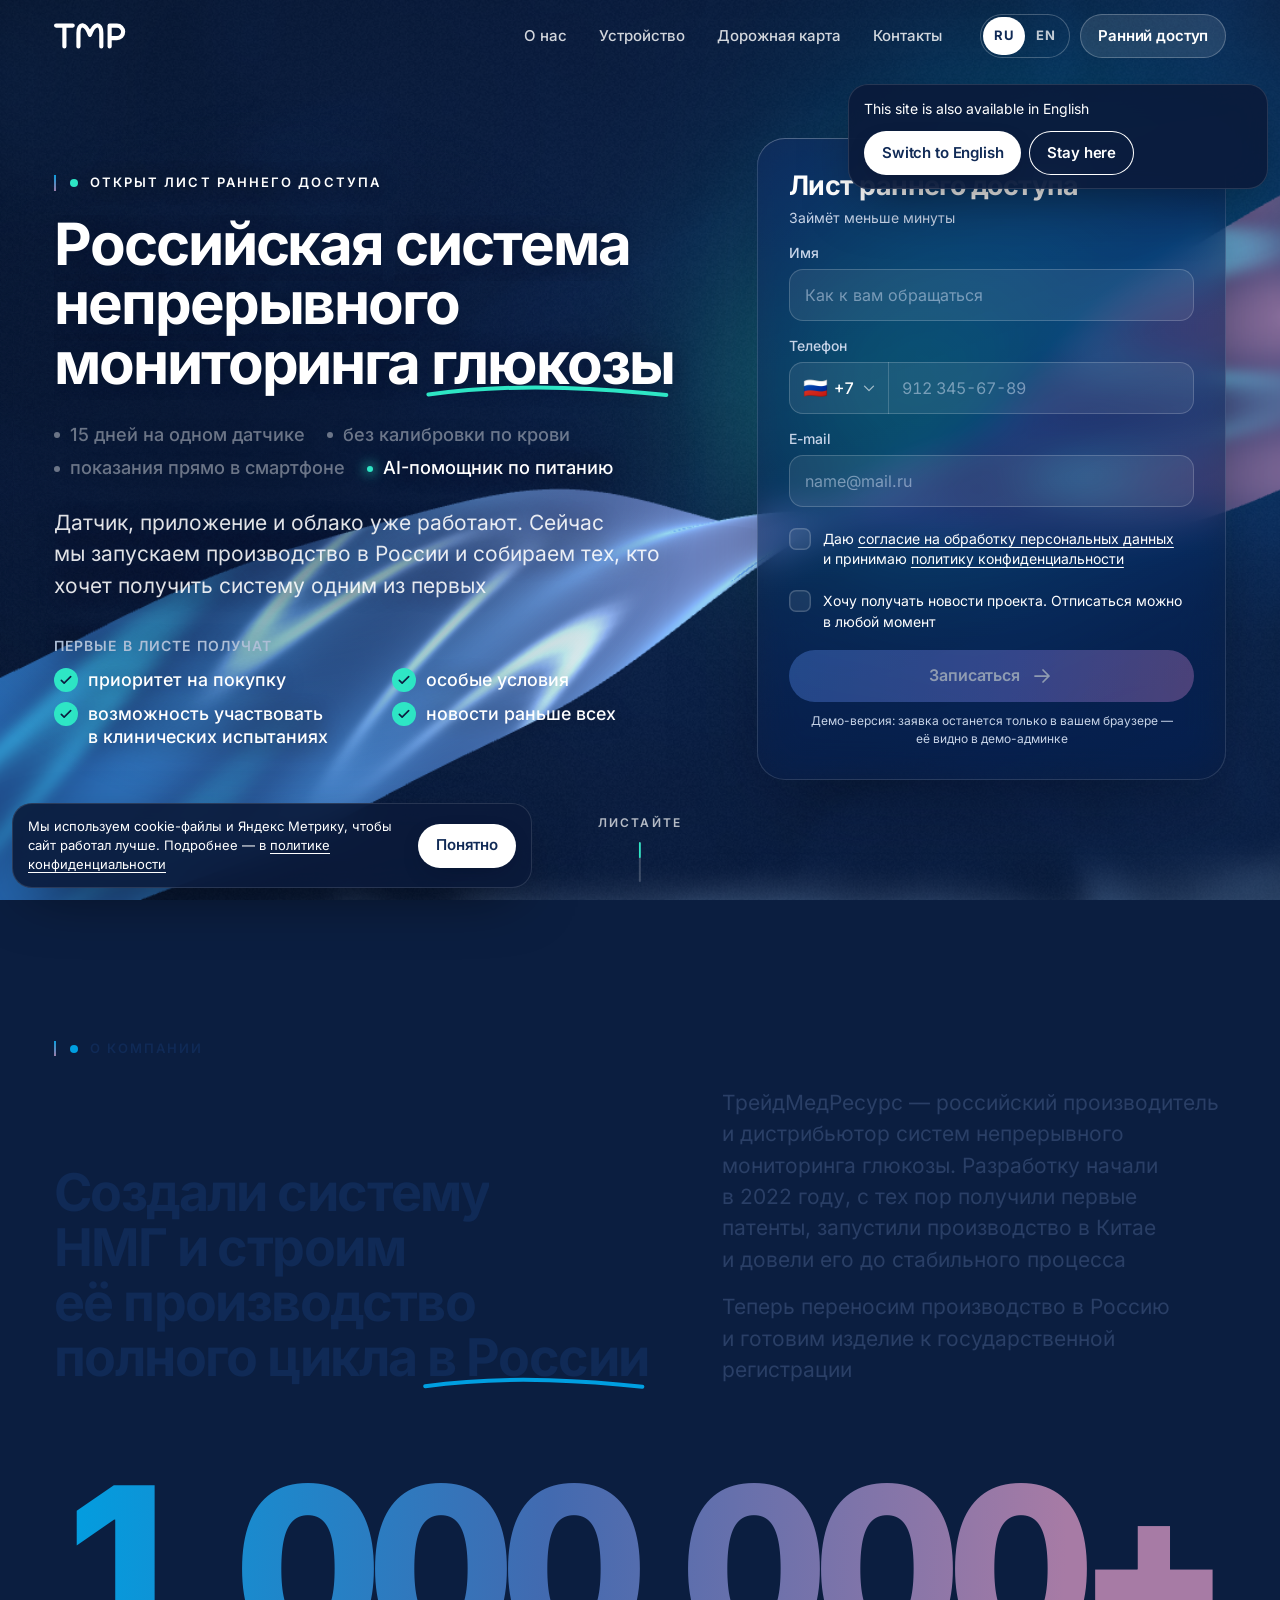
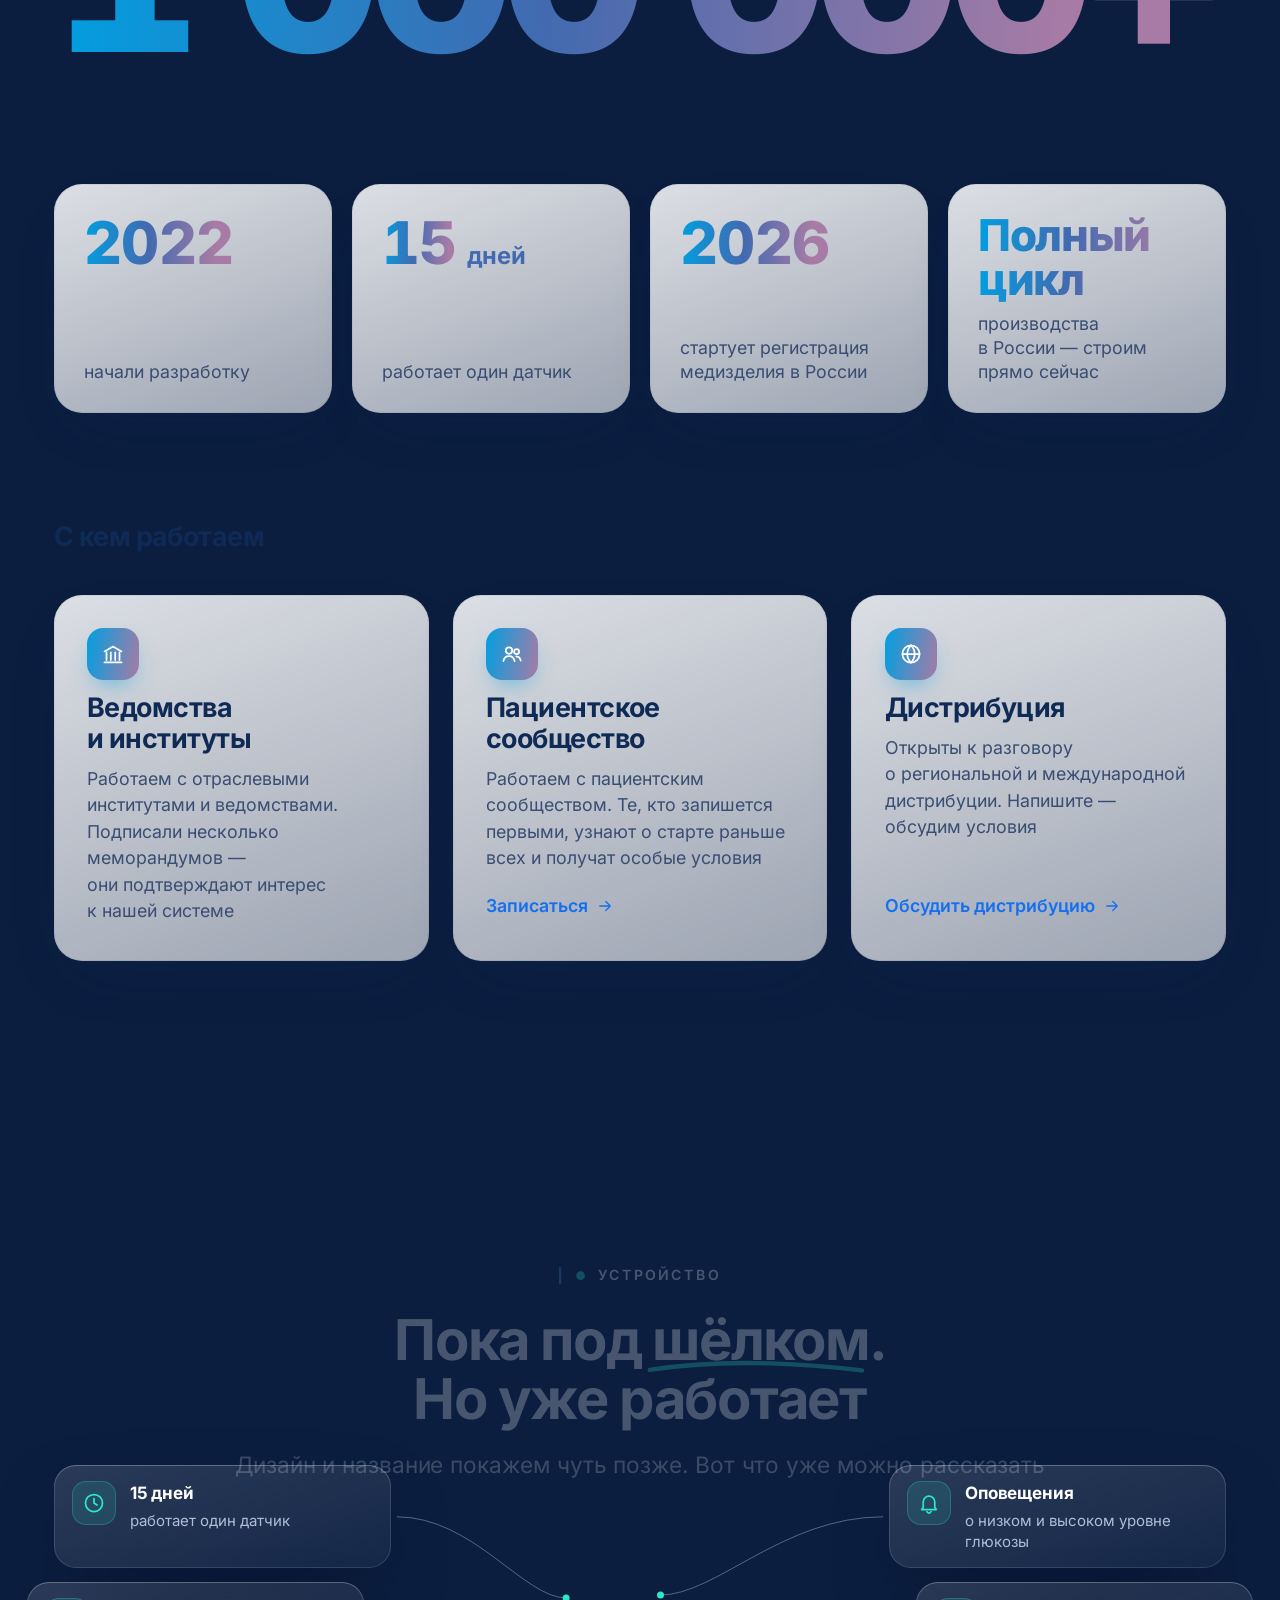
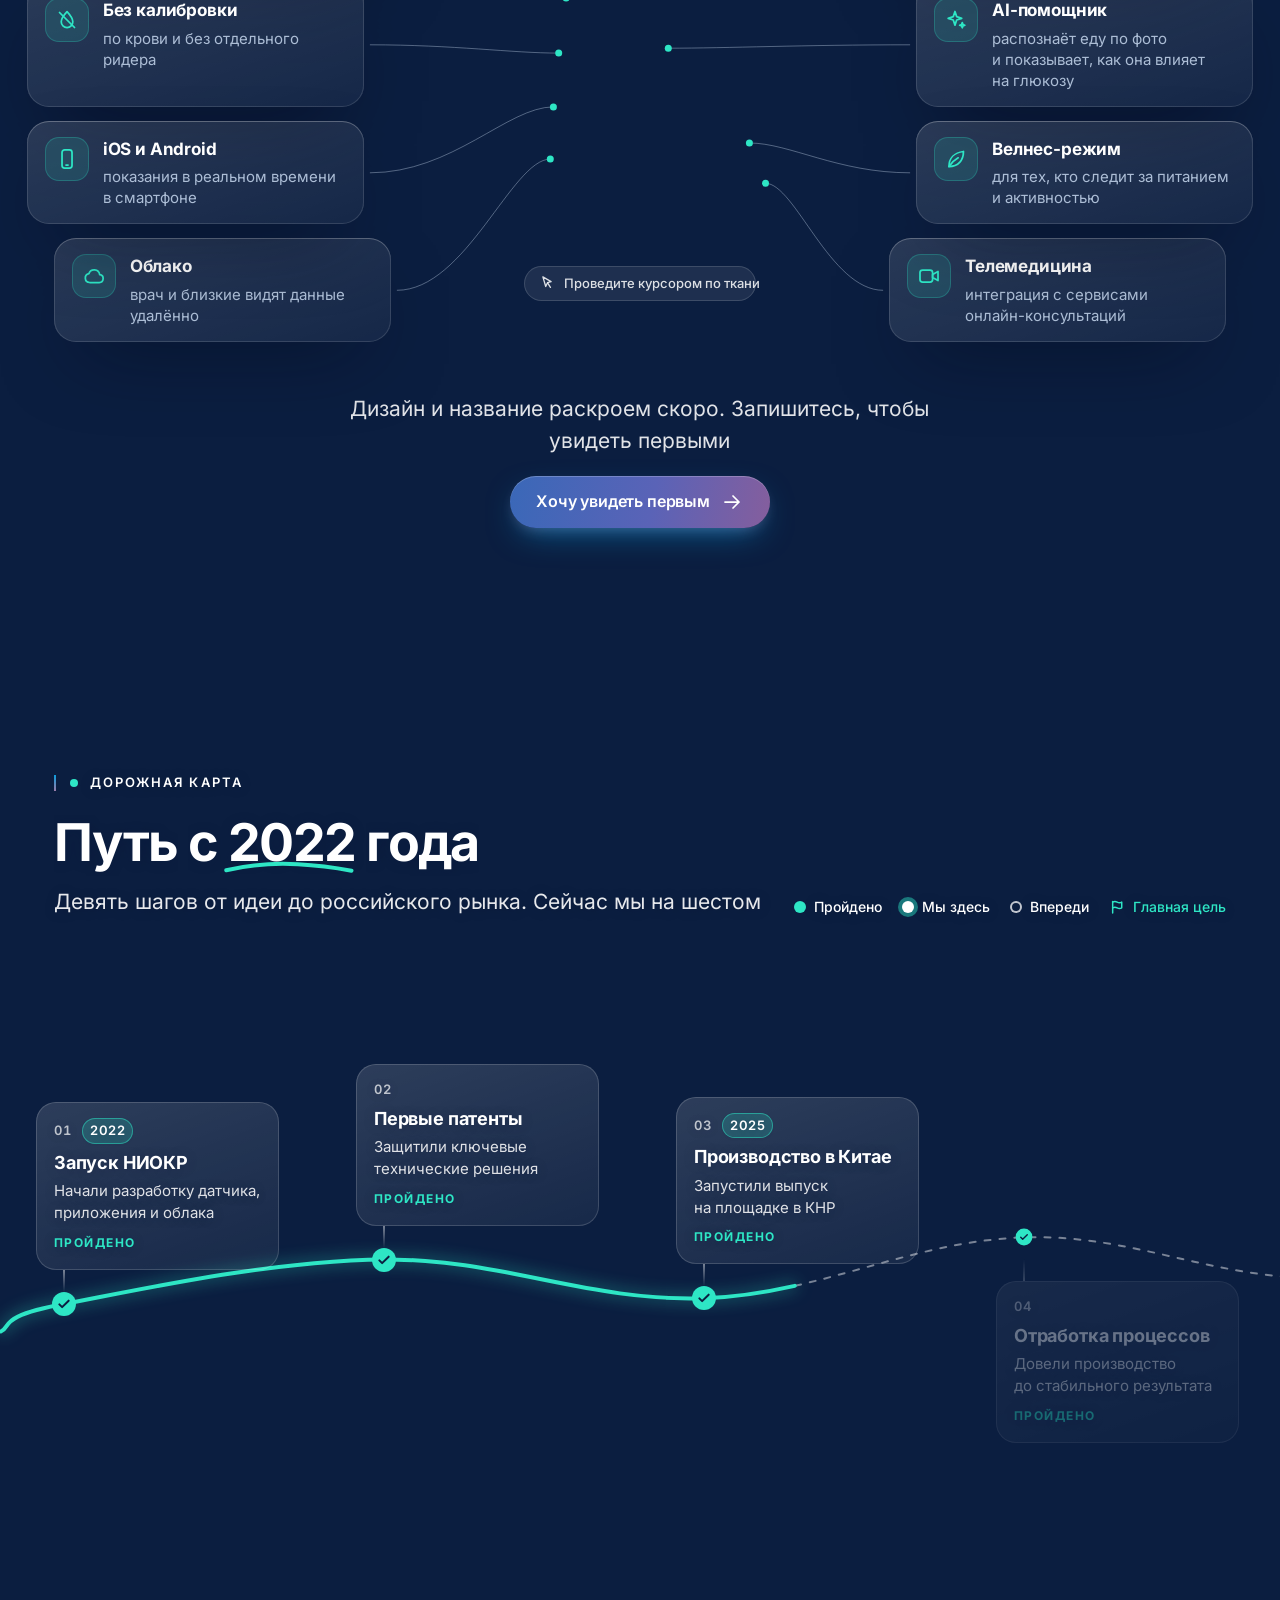
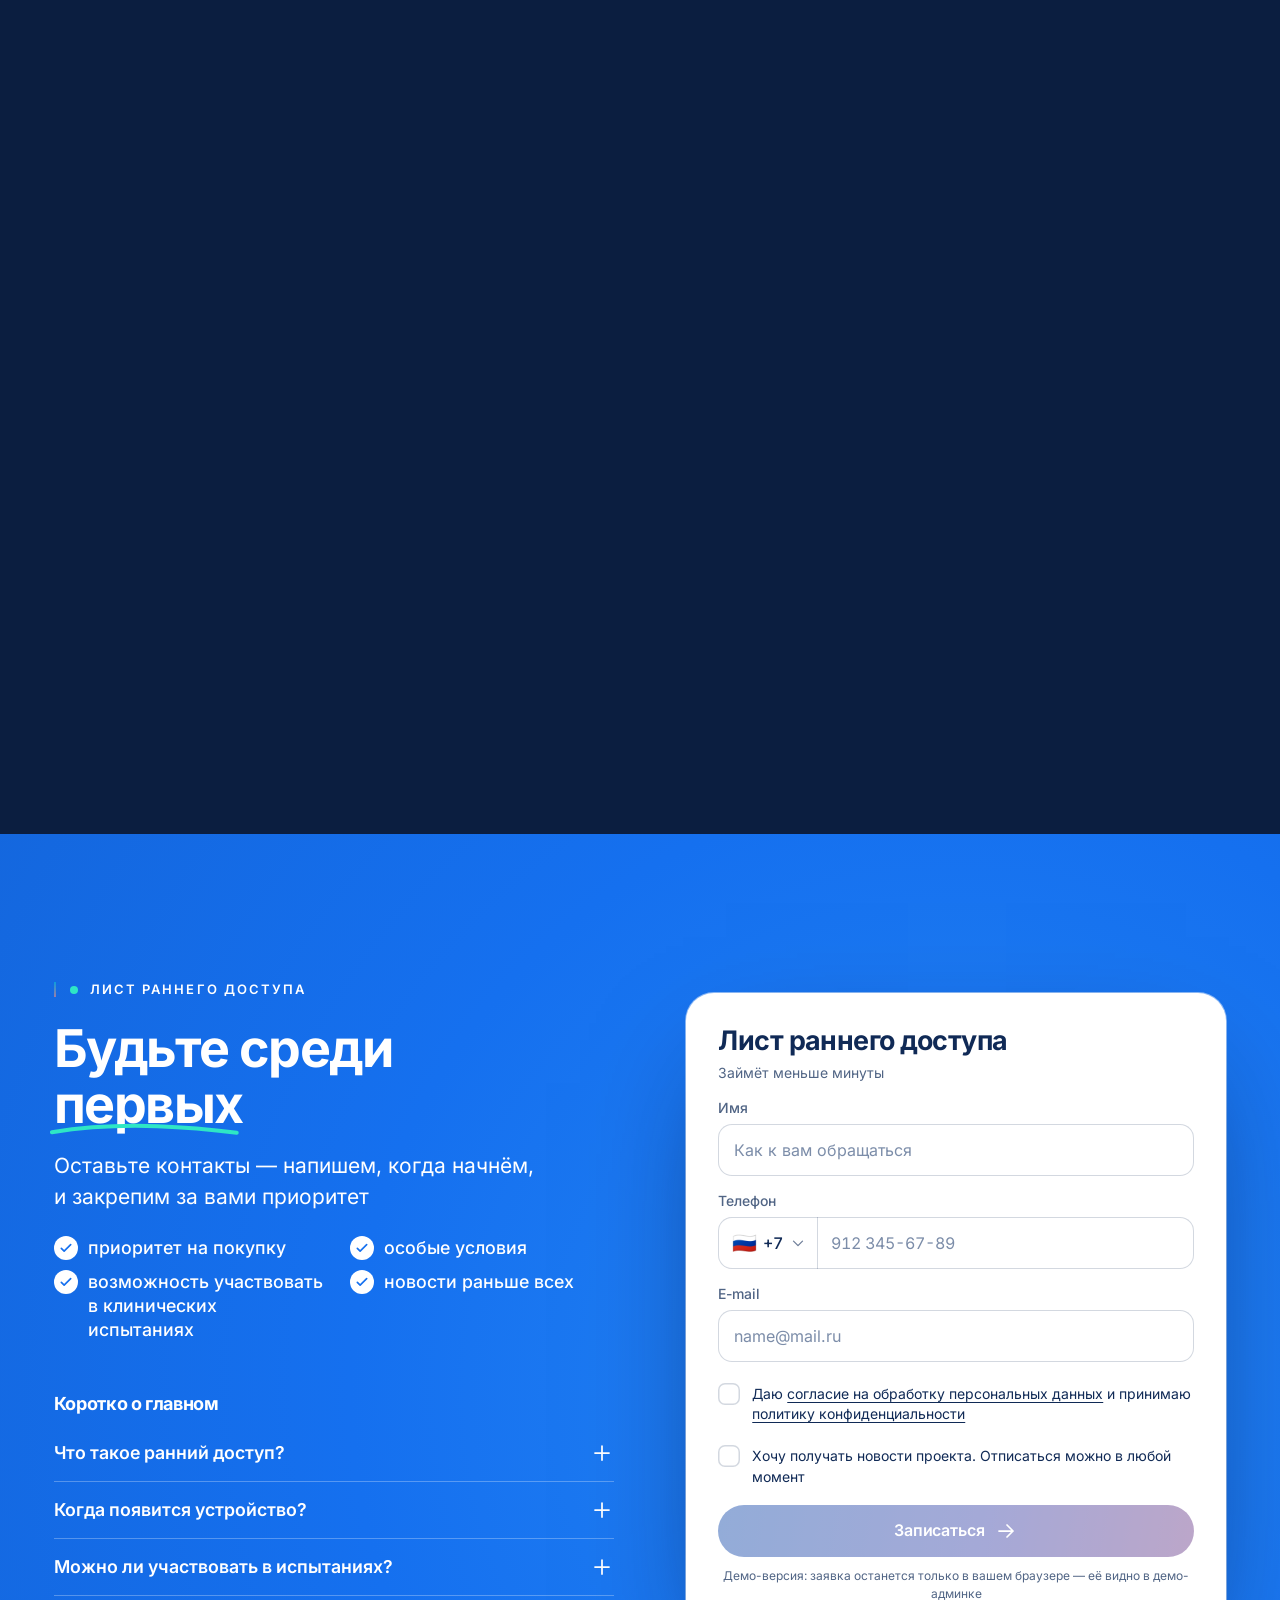
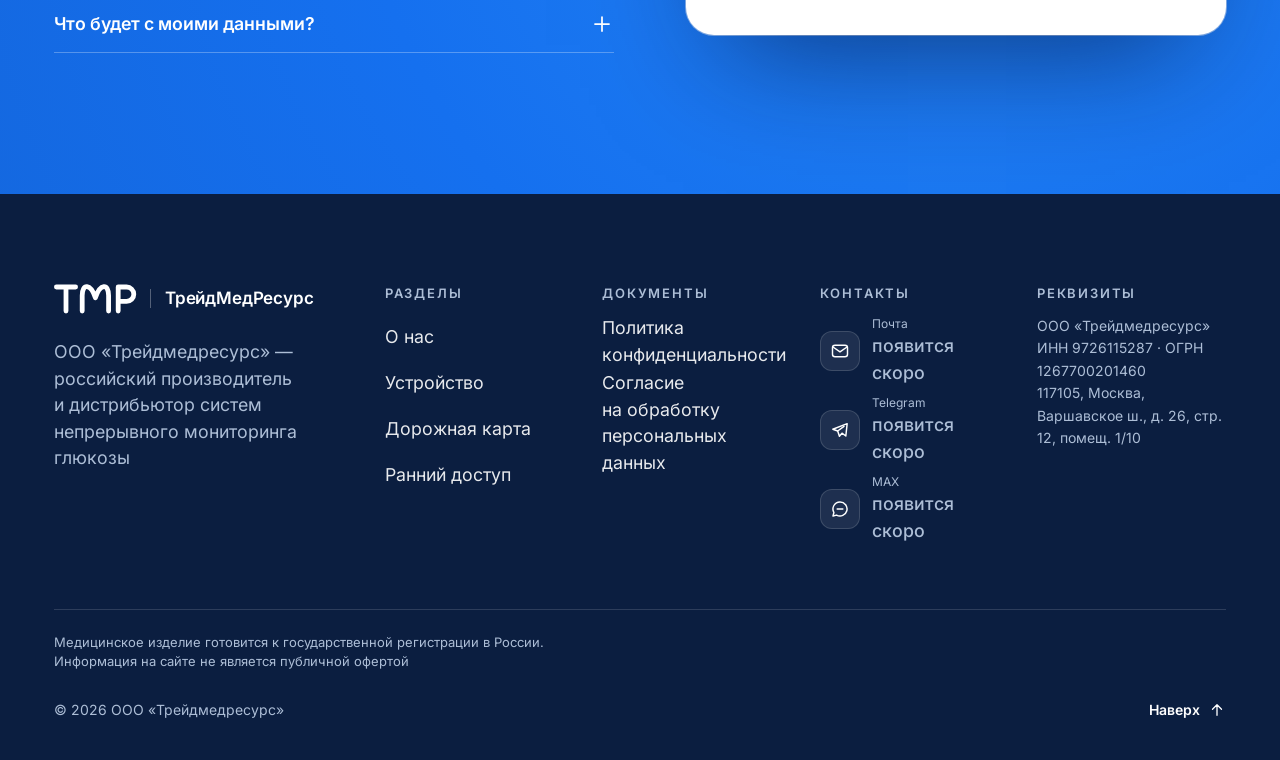
<file: index.html>
<!doctype html>
<html lang="ru" class="no-js" data-mode="demo" data-route="home">
<head>
<meta charset="utf-8">
<meta name="viewport" content="width=device-width, initial-scale=1, viewport-fit=cover">
<title>ТМР — российский производитель и дистрибьютор систем непрерывного мониторинга глюкозы</title>
<meta name="description" content="ТрейдМедРесурс запускает производство систем непрерывного мониторинга глюкозы в России. Запишитесь в лист раннего доступа: приоритет на покупку и особые условия для первых">
<meta name="robots" content="noindex, nofollow">
<link rel="canonical" href="https://krokikro.github.io/tmr-demo/">
<link rel="alternate" hreflang="ru" href="https://krokikro.github.io/tmr-demo/">
<link rel="alternate" hreflang="en" href="https://krokikro.github.io/tmr-demo/en/">
<link rel="alternate" hreflang="x-default" href="https://krokikro.github.io/tmr-demo/">
<meta property="og:type" content="website">
<meta property="og:site_name" content="ТМР">
<meta property="og:locale" content="ru_RU">
<meta property="og:locale:alternate" content="en_US">
<meta property="og:title" content="ТМР — российский производитель и дистрибьютор систем непрерывного мониторинга глюкозы">
<meta property="og:description" content="Датчик, приложение и облако уже работают. Запишитесь в лист раннего доступа">
<meta property="og:url" content="https://krokikro.github.io/tmr-demo/">
<meta property="og:image" content="https://krokikro.github.io/tmr-demo/assets/img/og-ru.jpg">
<meta property="og:image:width" content="1200">
<meta property="og:image:height" content="630">
<meta property="og:image:alt" content="ТМР — российская система непрерывного мониторинга глюкозы">
<meta name="twitter:card" content="summary_large_image">
<meta name="theme-color" content="#0B1E40">
<link rel="icon" href="favicon.ico" sizes="32x32">
<link rel="icon" href="icon.svg" type="image/svg+xml">
<link rel="apple-touch-icon" href="apple-touch-icon.png">
<link rel="manifest" href="manifest.webmanifest">
<link rel="preload" href="assets/media/inter-cyrillic-wght-normal-JEOLYBOO.woff2" as="font" type="font/woff2" crossorigin>
<link rel="preload" href="assets/media/inter-latin-wght-normal-NRMW37G5.woff2" as="font" type="font/woff2" crossorigin>
<link rel="stylesheet" href="assets/css/main-SM5LLX7G.css">
<script>(function(d){var h=d.documentElement;h.className=h.className.replace('no-js','js');try{if(matchMedia('(prefers-reduced-motion: reduce)').matches)h.className+=' rm'}catch(e){}})(document);</script>
<script type="module" src="assets/js/main-56EIIE7F.js"></script>
<script type="application/ld+json">{"@context":"https://schema.org","@type":"Organization","name":"ООО «Трейдмедресурс»","alternateName":["ТрейдМедРесурс","ТМР"],"url":"https://krokikro.github.io/tmr-demo/","logo":"https://krokikro.github.io/tmr-demo/icon-512.png","taxID":"9726115287","address":{"@type":"PostalAddress","streetAddress":"Варшавское шоссе, д. 26, стр. 12, помещ. 1/10","addressLocality":"Москва","postalCode":"117105","addressCountry":"RU"}}</script>
</head>
<body class="page page--home">
<a class="skip" href="#main">Перейти к содержанию</a>
<div class="scene" aria-hidden="true"><canvas class="scene__canvas" id="scene"></canvas></div>
<header class="hdr" data-hdr>
  <div class="hdr__inner">
    <a class="hdr__logo" href="#top" aria-label="ТМР — на главную"><svg class="logo logo--draw" viewBox="0 -0.5 68.5 25" role="img" aria-label="ТМР" focusable="false"><g fill="none" stroke-width="4" stroke-linecap="round" stroke-linejoin="round"><path class="logo__t" pathLength="1" stroke="currentColor" d="M2 2H18M10 2V22"/><path class="logo__m" pathLength="1" stroke="currentColor" d="M23.5 22V9C23.5 -1 30.5 -1 34.5 11C38.5 -1 45.5 -1 45.5 9V22"/><path class="logo__r" pathLength="1" stroke="currentColor" d="M53.5 22V2H60.5A6 6 0 0 1 60.5 14H53.5"/></g></svg></a>
    <nav class="hdr__nav" aria-label="Разделы страницы">
      <ul>
                <li><a href="#about" data-nav="about">О нас</a></li>
                <li><a href="#device" data-nav="device">Устройство</a></li>
                <li><a href="#roadmap" data-nav="roadmap">Дорожная карта</a></li>
                <li><a href="#contacts" data-nav="contacts">Контакты</a></li>
              </ul>
    </nav>
    <div class="hdr__actions">
      <div class="lang" role="group" aria-label="Язык сайта">
                <span class="lang__item is-current" aria-current="true">RU</span>
        <a class="lang__item" href="en/" hreflang="en" lang="en" data-lang-switch title="Switch to English">EN</a>
                <span class="lang__thumb" aria-hidden="true"></span>
      </div>
      <a class="btn btn--small btn--glass hdr__cta" href="#hero-form" data-cta-nearest>Ранний доступ</a>
      <button type="button" class="burger" aria-expanded="false" aria-controls="menu" aria-label="Открыть меню" data-burger>
        <span class="burger__line"></span><span class="burger__line"></span>
      </button>
    </div>
  </div>
</header>
<div class="menu" id="menu" data-menu hidden>
  <div class="menu__panel">
    <nav class="menu__nav" aria-label="Меню">
      <ul>
                <li style="--i:0"><a href="#about" data-menu-link><span class="menu__num">01</span>О нас</a></li>
                <li style="--i:1"><a href="#device" data-menu-link><span class="menu__num">02</span>Устройство</a></li>
                <li style="--i:2"><a href="#roadmap" data-menu-link><span class="menu__num">03</span>Дорожная карта</a></li>
                <li style="--i:3"><a href="#contacts" data-menu-link><span class="menu__num">04</span>Контакты</a></li>
              </ul>
    </nav>
    <a class="btn btn--primary btn--block menu__cta" href="#join" data-menu-link>Ранний доступ<svg class="icon btn__icon" viewBox="0 0 24 24" width="24" height="24" fill="none" stroke="currentColor" stroke-width="1.75" stroke-linecap="round" stroke-linejoin="round" aria-hidden="true" focusable="false"><path d="M5 12h14M13 6l6 6-6 6"/></svg></a>
  </div>
</div>
<main id="main" tabindex="-1">
<!-- 1. Первый экран: оффер и форма -->
<section class="sec hero" id="top" data-sec="hero" data-theme="dark" aria-labelledby="hero-title">
  <div class="sec__bg" aria-hidden="true"></div>
  <div class="hero__silk-fallback" aria-hidden="true"></div>
  <div class="wrap hero__grid">
    <div class="hero__copy">
      <p class="eyebrow" data-reveal><span class="eyebrow__dot" aria-hidden="true"></span>Открыт лист раннего доступа</p>
      <h1 class="h1 hero__title" id="hero-title" data-split><span class="w"><span class="wi">Российская</span></span> <span class="w"><span class="wi">система</span></span> <span class="w"><span class="wi">непрерывного</span></span> <span class="w"><span class="wi">мониторинга</span></span> <em class="u"><span class="w"><span class="wi">глюкозы</span></span><svg class="u__line" viewBox="0 0 300 16" preserveAspectRatio="none" aria-hidden="true" focusable="false"><path d="M3 11.5C58 5.8 118 4.2 171 5.4c43 1 86 3.4 126 6.6" pathLength="1"/></svg></em></h1>
      <ul class="ticker" data-ticker data-reveal>
                <li class="ticker__item is-active">15 дней на одном датчике</li>
                <li class="ticker__item">без калибровки по крови</li>
                <li class="ticker__item">показания прямо в смартфоне</li>
                <li class="ticker__item">AI-помощник по питанию</li>
              </ul>
      <p class="lead hero__lead" data-reveal>Датчик, приложение и облако уже работают. Сейчас мы запускаем производство в России и собираем тех, кто хочет получить систему одним из первых</p>
      <a class="btn btn--primary hero__cta btn--magnetic" href="#hero-form" data-reveal>Записаться в лист<svg class="icon btn__icon" viewBox="0 0 24 24" width="24" height="24" fill="none" stroke="currentColor" stroke-width="1.75" stroke-linecap="round" stroke-linejoin="round" aria-hidden="true" focusable="false"><path d="M12 5v14M6 13l6 6 6-6"/></svg></a>
      <div class="hero__benefits" data-reveal>
        <p class="hero__benefits-title">Первые в листе получат</p>
        <ul class="benefits">
                    <li class="benefits__item"><svg class="icon benefits__icon" viewBox="0 0 24 24" width="24" height="24" fill="none" stroke="currentColor" stroke-width="1.75" stroke-linecap="round" stroke-linejoin="round" aria-hidden="true" focusable="false"><path d="M5 12.5l4.2 4.2L19 7"/></svg><span>приоритет на покупку</span></li>
                    <li class="benefits__item"><svg class="icon benefits__icon" viewBox="0 0 24 24" width="24" height="24" fill="none" stroke="currentColor" stroke-width="1.75" stroke-linecap="round" stroke-linejoin="round" aria-hidden="true" focusable="false"><path d="M5 12.5l4.2 4.2L19 7"/></svg><span>особые условия</span></li>
                    <li class="benefits__item"><svg class="icon benefits__icon" viewBox="0 0 24 24" width="24" height="24" fill="none" stroke="currentColor" stroke-width="1.75" stroke-linecap="round" stroke-linejoin="round" aria-hidden="true" focusable="false"><path d="M5 12.5l4.2 4.2L19 7"/></svg><span>возможность участвовать в клинических испытаниях</span></li>
                    <li class="benefits__item"><svg class="icon benefits__icon" viewBox="0 0 24 24" width="24" height="24" fill="none" stroke="currentColor" stroke-width="1.75" stroke-linecap="round" stroke-linejoin="round" aria-hidden="true" focusable="false"><path d="M5 12.5l4.2 4.2L19 7"/></svg><span>новости раньше всех</span></li>
                  </ul>
      </div>
    </div>
    <div class="hero__form" id="hero-form" data-reveal="card">
      <div class="glass glass--dark glass--blur form-card">
        <form class="lead-form lead-form--dark" id="form-hero" data-lead-form="hero" action="api/lead.php" method="post" novalidate>
  <div class="lead-form__main">
    <div class="lead-form__head">
      <h2 class="lead-form__title">Лист раннего доступа</h2>
      <p class="lead-form__sub">Займёт меньше минуты</p>
    </div>

    <div class="field" data-field="name">
      <label class="field__label" for="hero-name">Имя</label>
      <div class="field__control">
        <input class="field__input ym-disable-keys" id="hero-name" name="name" type="text" autocomplete="name" autocapitalize="words" enterkeyhint="next" maxlength="50" required placeholder="Как к вам обращаться" aria-describedby="hero-name-err">
      </div>
      <p class="field__error" id="hero-name-err"></p>
    </div>

    <div class="field field--phone" data-field="phone">
      <label class="field__label" for="hero-phone">Телефон</label>
      <div class="field__control phone">
        <button type="button" class="phone__country" data-cc-toggle aria-haspopup="dialog" aria-expanded="false" aria-label="Код страны: +7">
          <span class="phone__flag" data-cc-flag aria-hidden="true">🇷🇺</span>
          <span class="phone__code" data-cc-code>+7</span>
          <svg class="icon phone__chev" viewBox="0 0 24 24" width="24" height="24" fill="none" stroke="currentColor" stroke-width="1.75" stroke-linecap="round" stroke-linejoin="round" aria-hidden="true" focusable="false"><path d="M6 9.5l6 6 6-6"/></svg>        </button>
        <input class="field__input phone__input ym-disable-keys" id="hero-phone" name="phone" type="tel" inputmode="tel" autocomplete="tel" enterkeyhint="next" maxlength="24" required placeholder="Номер телефона" aria-describedby="hero-phone-err">
        <input type="hidden" name="country" value="RU" data-cc-value>
      </div>
      <p class="field__error" id="hero-phone-err"></p>
    </div>

    <div class="field" data-field="email">
      <label class="field__label" for="hero-email">E-mail</label>
      <div class="field__control">
        <input class="field__input ym-disable-keys" id="hero-email" name="email" type="email" inputmode="email" autocomplete="email" autocapitalize="off" spellcheck="false" enterkeyhint="done" maxlength="254" required placeholder="name@mail.ru" aria-describedby="hero-email-err hero-email-hint">
      </div>
      <p class="field__hint" id="hero-email-hint" hidden></p>
      <p class="field__error" id="hero-email-err"></p>
    </div>

    <div class="check" data-field="consent">
      <input class="check__input" type="checkbox" id="hero-consent" name="consent" value="1" required aria-describedby="hero-consent-err">
      <label class="check__label" for="hero-consent"><span class="check__box" aria-hidden="true"><svg class="icon check__tick" viewBox="0 0 24 24" width="24" height="24" fill="none" stroke="currentColor" stroke-width="1.75" stroke-linecap="round" stroke-linejoin="round" aria-hidden="true" focusable="false"><path d="M5 12.5l4.2 4.2L19 7"/></svg></span><span class="check__text">Даю <a href="consent/" target="_blank" rel="noopener">согласие на обработку персональных данных</a> и принимаю <a href="privacy/" target="_blank" rel="noopener">политику конфиденциальности</a></span></label>
      <p class="field__error" id="hero-consent-err"></p>
    </div>

    <div class="check" data-field="news">
      <input class="check__input" type="checkbox" id="hero-news" name="news" value="1">
      <label class="check__label" for="hero-news"><span class="check__box" aria-hidden="true"><svg class="icon check__tick" viewBox="0 0 24 24" width="24" height="24" fill="none" stroke="currentColor" stroke-width="1.75" stroke-linecap="round" stroke-linejoin="round" aria-hidden="true" focusable="false"><path d="M5 12.5l4.2 4.2L19 7"/></svg></span><span class="check__text">Хочу получать новости проекта. Отписаться можно в любой момент</span></label>
    </div>

    <div class="hp" aria-hidden="true">
      <label>Оставьте это поле пустым <input type="text" name="website" tabindex="-1" autocomplete="off"></label>
    </div>
    <input type="hidden" name="form" value="hero">
    <input type="hidden" name="lang" value="ru">

    <button type="submit" class="btn btn--primary btn--block btn--magnetic lead-form__submit" data-submit>
      <span class="btn__label">Записаться</span>
      <span class="btn__label btn__label--busy" aria-hidden="true">Отправляем…</span>
      <span class="btn__spinner" aria-hidden="true"></span>
      <svg class="icon btn__icon" viewBox="0 0 24 24" width="24" height="24" fill="none" stroke="currentColor" stroke-width="1.75" stroke-linecap="round" stroke-linejoin="round" aria-hidden="true" focusable="false"><path d="M5 12h14M13 6l6 6-6 6"/></svg>    </button>
    <div class="lead-form__status" role="status" aria-live="polite" data-status></div>
        <p class="lead-form__note">Демо-версия: заявка останется только в вашем браузере — её видно в демо-админке</p>
      </div>

  <div class="lead-form__success" data-success hidden tabindex="-1">
    <div class="lead-form__success-head">
      <svg class="success-check" viewBox="0 0 64 64" aria-hidden="true" focusable="false">
        <circle class="success-check__ring" cx="32" cy="32" r="28" pathLength="1"/>
        <path class="success-check__tick" d="M20 33.5l8 8L45 24" pathLength="1"/>
      </svg>
      <p class="lead-form__success-title" data-success-title>Спасибо! Вы в листе раннего доступа</p>
      <p class="lead-form__success-text" data-success-text>Заявка сохранена. Ответьте ещё на два вопроса — так мы лучше подготовим запуск. Это необязательно</p>
    </div>

        <div class="survey" data-survey>
      <fieldset class="survey__q ym-hide-content" data-q="purpose">
        <legend class="survey__label">Как планируете использовать систему?</legend>
        <div class="chips">
                    <label class="chip"><input class="chip__input" type="radio" name="purpose" value="self"><span class="chip__box"><svg class="icon chip__tick" viewBox="0 0 24 24" width="24" height="24" fill="none" stroke="currentColor" stroke-width="1.75" stroke-linecap="round" stroke-linejoin="round" aria-hidden="true" focusable="false"><path d="M5 12.5l4.2 4.2L19 7"/></svg>Для себя</span></label>
                    <label class="chip"><input class="chip__input" type="radio" name="purpose" value="child"><span class="chip__box"><svg class="icon chip__tick" viewBox="0 0 24 24" width="24" height="24" fill="none" stroke="currentColor" stroke-width="1.75" stroke-linecap="round" stroke-linejoin="round" aria-hidden="true" focusable="false"><path d="M5 12.5l4.2 4.2L19 7"/></svg>Для ребёнка</span></label>
                    <label class="chip"><input class="chip__input" type="radio" name="purpose" value="relative"><span class="chip__box"><svg class="icon chip__tick" viewBox="0 0 24 24" width="24" height="24" fill="none" stroke="currentColor" stroke-width="1.75" stroke-linecap="round" stroke-linejoin="round" aria-hidden="true" focusable="false"><path d="M5 12.5l4.2 4.2L19 7"/></svg>Для близкого человека</span></label>
                    <label class="chip"><input class="chip__input" type="radio" name="purpose" value="wellness"><span class="chip__box"><svg class="icon chip__tick" viewBox="0 0 24 24" width="24" height="24" fill="none" stroke="currentColor" stroke-width="1.75" stroke-linecap="round" stroke-linejoin="round" aria-hidden="true" focusable="false"><path d="M5 12.5l4.2 4.2L19 7"/></svg>Для питания и спорта</span></label>
                  </div>
      </fieldset>

      <fieldset class="survey__q ym-hide-content" data-q="cgm">
        <legend class="survey__label">Какими системами мониторинга уже пользовались? <span class="survey__hint">Можно выбрать несколько</span></legend>
        <div class="chips">
                    <label class="chip"><input class="chip__input" type="checkbox" name="cgm" value="libre"><span class="chip__box"><svg class="icon chip__tick" viewBox="0 0 24 24" width="24" height="24" fill="none" stroke="currentColor" stroke-width="1.75" stroke-linecap="round" stroke-linejoin="round" aria-hidden="true" focusable="false"><path d="M5 12.5l4.2 4.2L19 7"/></svg>FreeStyle Libre</span></label>
                    <label class="chip"><input class="chip__input" type="checkbox" name="cgm" value="dexcom"><span class="chip__box"><svg class="icon chip__tick" viewBox="0 0 24 24" width="24" height="24" fill="none" stroke="currentColor" stroke-width="1.75" stroke-linecap="round" stroke-linejoin="round" aria-hidden="true" focusable="false"><path d="M5 12.5l4.2 4.2L19 7"/></svg>Dexcom</span></label>
                    <label class="chip"><input class="chip__input" type="checkbox" name="cgm" value="medtronic"><span class="chip__box"><svg class="icon chip__tick" viewBox="0 0 24 24" width="24" height="24" fill="none" stroke="currentColor" stroke-width="1.75" stroke-linecap="round" stroke-linejoin="round" aria-hidden="true" focusable="false"><path d="M5 12.5l4.2 4.2L19 7"/></svg>Medtronic Guardian</span></label>
                    <label class="chip"><input class="chip__input" type="checkbox" name="cgm" value="sibionics"><span class="chip__box"><svg class="icon chip__tick" viewBox="0 0 24 24" width="24" height="24" fill="none" stroke="currentColor" stroke-width="1.75" stroke-linecap="round" stroke-linejoin="round" aria-hidden="true" focusable="false"><path d="M5 12.5l4.2 4.2L19 7"/></svg>Sibionics / Hematonix</span></label>
                    <label class="chip"><input class="chip__input" type="checkbox" name="cgm" value="linx"><span class="chip__box"><svg class="icon chip__tick" viewBox="0 0 24 24" width="24" height="24" fill="none" stroke="currentColor" stroke-width="1.75" stroke-linecap="round" stroke-linejoin="round" aria-hidden="true" focusable="false"><path d="M5 12.5l4.2 4.2L19 7"/></svg>Lumiflex Linx / AiDEX</span></label>
                    <label class="chip"><input class="chip__input" type="checkbox" name="cgm" value="other" aria-controls="hero-cgm-other" aria-expanded="false" data-cgm-other><span class="chip__box"><svg class="icon chip__tick" viewBox="0 0 24 24" width="24" height="24" fill="none" stroke="currentColor" stroke-width="1.75" stroke-linecap="round" stroke-linejoin="round" aria-hidden="true" focusable="false"><path d="M5 12.5l4.2 4.2L19 7"/></svg>Другая</span></label>
          <label class="chip"><input class="chip__input" type="checkbox" name="cgm" value="none" data-cgm-none><span class="chip__box"><svg class="icon chip__tick" viewBox="0 0 24 24" width="24" height="24" fill="none" stroke="currentColor" stroke-width="1.75" stroke-linecap="round" stroke-linejoin="round" aria-hidden="true" focusable="false"><path d="M5 12.5l4.2 4.2L19 7"/></svg>Пока ни одной</span></label>
        </div>
        <div class="field survey__other" id="hero-cgm-other" data-field="cgmOther" hidden>
          <label class="sr-only" for="hero-cgm-other-input">Другая: Какая именно</label>
          <div class="field__control">
            <input class="field__input ym-disable-keys" id="hero-cgm-other-input" name="cgmOther" type="text" maxlength="60" autocomplete="off" enterkeyhint="send" placeholder="Какая именно" aria-describedby="hero-cgm-other-err">
          </div>
          <p class="field__error" id="hero-cgm-other-err"></p>
        </div>
      </fieldset>

      <div class="lead-form__status" role="status" aria-live="polite" data-survey-status></div>
      <div class="survey__actions">
        <button type="button" class="btn btn--primary btn--block lead-form__submit" data-survey-send>
          <span class="btn__label">Отправить ответы</span>
          <span class="btn__label btn__label--busy" aria-hidden="true">Отправляем…</span>
          <span class="btn__spinner" aria-hidden="true"></span>
        </button>
        <button type="button" class="btn btn--small btn--ghost survey__skip" data-survey-skip>Пропустить</button>
      </div>
    </div>

    <div class="survey-done" data-survey-done hidden>
      <button type="button" class="btn btn--small btn--ghost" data-again>Отправить ещё одну заявку</button>
    </div>
  </div>
  <span class="lead-form__burst" aria-hidden="true"></span>
</form>
      </div>
    </div>
  </div>
  <a class="scroll-hint" href="#about" data-scroll-hint><span class="scroll-hint__text">Листайте</span><span class="scroll-hint__line" aria-hidden="true"></span></a>
</section>

<!-- 2. О нас -->
<section class="sec about" id="about" data-sec="about" data-theme="light" aria-labelledby="about-title">
  <div class="sec__bg" aria-hidden="true"></div>
  <div class="about__inner" data-depth-out>
    <div class="wrap about__intro">
      <p class="eyebrow" data-reveal><span class="eyebrow__dot" aria-hidden="true"></span>О компании</p>
      <h2 class="h2 about__title" id="about-title" data-split><span class="w"><span class="wi">Создали</span></span> <span class="w"><span class="wi">систему</span></span> <span class="w"><span class="wi">НМГ</span></span> <span class="w"><span class="wi">и строим</span></span> <span class="w"><span class="wi">её производство</span></span> <span class="w"><span class="wi">полного</span></span> <span class="w"><span class="wi">цикла</span></span> <em class="u"><span class="w"><span class="wi">в</span></span> <span class="w"><span class="wi">России</span></span><svg class="u__line" viewBox="0 0 300 16" preserveAspectRatio="none" aria-hidden="true" focusable="false"><path d="M3 11.5C58 5.8 118 4.2 171 5.4c43 1 86 3.4 126 6.6" pathLength="1"/></svg></em></h2>
      <div class="about__lead">
                <p class="lead" data-reveal>ТрейдМедРесурс — российский производитель и дистрибьютор систем непрерывного мониторинга глюкозы. Разработку начали в 2022 году, с тех пор получили первые патенты, запустили производство в Китае и довели его до стабильного процесса</p>
                <p class="lead" data-reveal>Теперь переносим производство в Россию и готовим изделие к государственной регистрации</p>
              </div>
    </div>

        <div class="bignum bignum--fit" data-bignum="fit">
      <p class="sr-only">1 000 000+ устройств в год — столько планируем выпускать и продавать</p>
      <div class="bignum__track" aria-hidden="true" data-bignum-track>
        <span class="bignum__sizer">1 000 000+</span>
        <span class="bignum__value" data-count="1000000" data-suffix="+" data-locale="ru-RU" data-count-scroll>1 000 000+</span>
      </div>
      <p class="wrap bignum__caption" aria-hidden="true" data-reveal><span class="bignum__rule"></span>устройств в год — столько планируем выпускать и продавать</p>
    </div>

    <div class="wrap">
      <ul class="facts">
                        <li class="fact glass glass--light tilt" data-reveal="card" style="--i:0">
                              <p class="sr-only">2022</p>
                    <p class="fact__value" aria-hidden="true">
                        <span class="fact__num" data-count="2022" data-plain="1">2022</span>
                                  </p>
          <p class="fact__label">начали разработку</p>
        </li>
                        <li class="fact glass glass--light tilt" data-reveal="card" style="--i:1">
                              <p class="sr-only">15 дней</p>
                    <p class="fact__value" aria-hidden="true">
                        <span class="fact__num" data-count="15" data-plain="1">15</span>
                        <span class="fact__unit">дней</span>          </p>
          <p class="fact__label">работает один датчик</p>
        </li>
                        <li class="fact glass glass--light tilt" data-reveal="card" style="--i:2">
                              <p class="sr-only">2026</p>
                    <p class="fact__value" aria-hidden="true">
                        <span class="fact__num" data-count="2026" data-plain="1">2026</span>
                                  </p>
          <p class="fact__label">стартует регистрация медизделия в России</p>
        </li>
                        <li class="fact glass glass--light tilt fact--wide" data-reveal="card" style="--i:3">
                    <p class="fact__value">
                        <span class="fact__num fact__num--word">Полный цикл</span>
                                  </p>
          <p class="fact__label">производства в России — строим прямо сейчас</p>
        </li>
              </ul>

      <h3 class="about__cards-title" data-reveal>С кем работаем</h3>
      <div class="pcards">
                <article class="pcard glass glass--light lift" data-reveal="card" style="--i:0">
          <span class="pcard__icon"><svg class="icon" viewBox="0 0 24 24" width="24" height="24" fill="none" stroke="currentColor" stroke-width="1.75" stroke-linecap="round" stroke-linejoin="round" aria-hidden="true" focusable="false"><path d="M3.5 9.4L12 4.6l8.5 4.8"/><path d="M5.5 10.4v7.6M9.8 10.4v7.6M14.2 10.4v7.6M18.5 10.4v7.6"/><path d="M3.5 20.4h17"/></svg></span>
          <h4 class="pcard__title">Ведомства и институты</h4>
          <p class="pcard__text">Работаем с отраслевыми институтами и ведомствами. Подписали несколько меморандумов — они подтверждают интерес к нашей системе</p>
                  </article>
                <article class="pcard glass glass--light lift" data-reveal="card" style="--i:1">
          <span class="pcard__icon"><svg class="icon" viewBox="0 0 24 24" width="24" height="24" fill="none" stroke="currentColor" stroke-width="1.75" stroke-linecap="round" stroke-linejoin="round" aria-hidden="true" focusable="false"><circle cx="9" cy="8.6" r="3.2"/><path d="M3.4 19.2c.6-3.4 2.8-5.2 5.6-5.2s5 1.8 5.6 5.2"/><circle cx="16.6" cy="9.6" r="2.5"/><path d="M16.3 14.3c2.3.1 3.9 1.6 4.4 4.4"/></svg></span>
          <h4 class="pcard__title">Пациентское сообщество</h4>
          <p class="pcard__text">Работаем с пациентским сообществом. Те, кто запишется первыми, узнают о старте раньше всех и получат особые условия</p>
                    <a class="link-arrow" href="#join">Записаться<svg class="icon" viewBox="0 0 24 24" width="24" height="24" fill="none" stroke="currentColor" stroke-width="1.75" stroke-linecap="round" stroke-linejoin="round" aria-hidden="true" focusable="false"><path d="M5 12h14M13 6l6 6-6 6"/></svg></a>
                  </article>
                <article class="pcard glass glass--light lift" data-reveal="card" style="--i:2">
          <span class="pcard__icon"><svg class="icon" viewBox="0 0 24 24" width="24" height="24" fill="none" stroke="currentColor" stroke-width="1.75" stroke-linecap="round" stroke-linejoin="round" aria-hidden="true" focusable="false"><circle cx="12" cy="12" r="8.6"/><path d="M3.6 12h16.8"/><path d="M12 3.4c2.5 2.5 3.7 5.4 3.7 8.6s-1.2 6.1-3.7 8.6c-2.5-2.5-3.7-5.4-3.7-8.6S9.5 5.9 12 3.4z"/></svg></span>
          <h4 class="pcard__title">Дистрибуция</h4>
          <p class="pcard__text">Открыты к разговору о региональной и международной дистрибуции. Напишите — обсудим условия</p>
                    <a class="link-arrow" href="#contacts">Обсудить дистрибуцию<svg class="icon" viewBox="0 0 24 24" width="24" height="24" fill="none" stroke="currentColor" stroke-width="1.75" stroke-linecap="round" stroke-linejoin="round" aria-hidden="true" focusable="false"><path d="M5 12h14M13 6l6 6-6 6"/></svg></a>
                  </article>
              </div>
    </div>
  </div>
</section>

<!-- 3. Устройство под шёлком -->
<section class="sec device" id="device" data-sec="device" data-theme="dark" aria-labelledby="device-title">
  <div class="sec__bg" aria-hidden="true"></div>
  <div class="wrap device__head" data-depth-in>
    <p class="eyebrow" data-reveal><span class="eyebrow__dot" aria-hidden="true"></span>Устройство</p>
    <h2 class="h2" id="device-title" data-split><span class="w"><span class="wi">Пока</span></span> <span class="nw"><span class="w"><span class="wi">под </span></span><em class="u"><span class="w"><span class="wi">шёлком</span></span><svg class="u__line" viewBox="0 0 300 16" preserveAspectRatio="none" aria-hidden="true" focusable="false"><path d="M3 11.5C58 5.8 118 4.2 171 5.4c43 1 86 3.4 126 6.6" pathLength="1"/></svg></em><span class="w"><span class="wi">.</span></span></span> <span class="w"><span class="wi">Но уже</span></span> <span class="w"><span class="wi">работает</span></span></h2>
    <p class="lead device__lead" data-reveal>Дизайн и название покажем чуть позже. Вот что уже можно рассказать</p>
  </div>
  <div class="wrap device__grid">
    <div class="device__stage" data-stage role="img" aria-label="Аппликатор и сенсор, накрытые тканью. Ткань отзывается на движение курсора и касание">
      <div class="device__fallback" aria-hidden="true"></div>
      <p class="device__hint" aria-hidden="true">
        <span class="device__hint-pointer"><svg class="icon" viewBox="0 0 24 24" width="24" height="24" fill="none" stroke="currentColor" stroke-width="1.75" stroke-linecap="round" stroke-linejoin="round" aria-hidden="true" focusable="false"><path d="M6.5 3.8l11 6.4-4.9 1.4-2.3 5z"/><path d="M13 12.2l3.6 5.6"/></svg>Проведите курсором по ткани</span>
        <span class="device__hint-touch"><svg class="icon" viewBox="0 0 24 24" width="24" height="24" fill="none" stroke="currentColor" stroke-width="1.75" stroke-linecap="round" stroke-linejoin="round" aria-hidden="true" focusable="false"><circle cx="12" cy="12" r="3"/><circle cx="12" cy="12" r="7.5" opacity=".5"/></svg>Коснитесь ткани</span>
      </p>
    </div>
    <ul class="specs" data-specs>
            <li class="spec glass glass--dark" data-reveal="card" style="--i:0" data-spec="0">
        <span class="spec__icon"><svg class="icon" viewBox="0 0 24 24" width="24" height="24" fill="none" stroke="currentColor" stroke-width="1.75" stroke-linecap="round" stroke-linejoin="round" aria-hidden="true" focusable="false"><circle cx="12" cy="12" r="8.5"/><path d="M12 7.5V12l3 2"/></svg></span>
        <span class="spec__body"><span class="spec__k">15 дней</span><span class="spec__v">работает один датчик</span></span>
      </li>
            <li class="spec glass glass--dark" data-reveal="card" style="--i:1" data-spec="1">
        <span class="spec__icon"><svg class="icon" viewBox="0 0 24 24" width="24" height="24" fill="none" stroke="currentColor" stroke-width="1.75" stroke-linecap="round" stroke-linejoin="round" aria-hidden="true" focusable="false"><path d="M12 3.6s-5.8 6.2-5.8 10.2a5.8 5.8 0 0 0 11.6 0c0-4-5.8-10.2-5.8-10.2z"/><path d="M4.5 4.5l15 15"/></svg></span>
        <span class="spec__body"><span class="spec__k">Без калибровки</span><span class="spec__v">по крови и без отдельного ридера</span></span>
      </li>
            <li class="spec glass glass--dark" data-reveal="card" style="--i:2" data-spec="2">
        <span class="spec__icon"><svg class="icon" viewBox="0 0 24 24" width="24" height="24" fill="none" stroke="currentColor" stroke-width="1.75" stroke-linecap="round" stroke-linejoin="round" aria-hidden="true" focusable="false"><rect x="7" y="2.8" width="10" height="18.4" rx="2.6"/><path d="M11 18h2"/></svg></span>
        <span class="spec__body"><span class="spec__k">iOS и Android</span><span class="spec__v">показания в реальном времени в смартфоне</span></span>
      </li>
            <li class="spec glass glass--dark" data-reveal="card" style="--i:3" data-spec="3">
        <span class="spec__icon"><svg class="icon" viewBox="0 0 24 24" width="24" height="24" fill="none" stroke="currentColor" stroke-width="1.75" stroke-linecap="round" stroke-linejoin="round" aria-hidden="true" focusable="false"><path d="M7.6 18.5h9.6a4 4 0 0 0 .5-7.96A5.6 5.6 0 0 0 6.9 9.6a4.5 4.5 0 0 0 .7 8.9z"/></svg></span>
        <span class="spec__body"><span class="spec__k">Облако</span><span class="spec__v">врач и близкие видят данные удалённо</span></span>
      </li>
            <li class="spec glass glass--dark" data-reveal="card" style="--i:4" data-spec="4">
        <span class="spec__icon"><svg class="icon" viewBox="0 0 24 24" width="24" height="24" fill="none" stroke="currentColor" stroke-width="1.75" stroke-linecap="round" stroke-linejoin="round" aria-hidden="true" focusable="false"><path d="M6.2 16.4V11a5.8 5.8 0 0 1 11.6 0v5.4l1.5 2.1H4.7z"/><path d="M10 20.6a2.1 2.1 0 0 0 4 0"/></svg></span>
        <span class="spec__body"><span class="spec__k">Оповещения</span><span class="spec__v">о низком и высоком уровне глюкозы</span></span>
      </li>
            <li class="spec glass glass--dark" data-reveal="card" style="--i:5" data-spec="5">
        <span class="spec__icon"><svg class="icon" viewBox="0 0 24 24" width="24" height="24" fill="none" stroke="currentColor" stroke-width="1.75" stroke-linecap="round" stroke-linejoin="round" aria-hidden="true" focusable="false"><path d="M11 3.5l1.7 5.1 5.1 1.7-5.1 1.7L11 17.1l-1.7-5.1-5.1-1.7 5.1-1.7z"/><path d="M18.3 14.6l.7 1.9 1.9.7-1.9.7-.7 1.9-.7-1.9-1.9-.7 1.9-.7z"/></svg></span>
        <span class="spec__body"><span class="spec__k">AI-помощник</span><span class="spec__v">распознаёт еду по фото и показывает, как она влияет на глюкозу</span></span>
      </li>
            <li class="spec glass glass--dark" data-reveal="card" style="--i:6" data-spec="6">
        <span class="spec__icon"><svg class="icon" viewBox="0 0 24 24" width="24" height="24" fill="none" stroke="currentColor" stroke-width="1.75" stroke-linecap="round" stroke-linejoin="round" aria-hidden="true" focusable="false"><path d="M5 19.5C5 11.2 10.4 5.6 19.5 4.5c0 9-5.3 15-14.5 15z"/><path d="M5 19.5c2.7-4 5.7-6.7 9.2-8.7"/></svg></span>
        <span class="spec__body"><span class="spec__k">Велнес-режим</span><span class="spec__v">для тех, кто следит за питанием и активностью</span></span>
      </li>
            <li class="spec glass glass--dark" data-reveal="card" style="--i:7" data-spec="7">
        <span class="spec__icon"><svg class="icon" viewBox="0 0 24 24" width="24" height="24" fill="none" stroke="currentColor" stroke-width="1.75" stroke-linecap="round" stroke-linejoin="round" aria-hidden="true" focusable="false"><rect x="3" y="6" width="12.6" height="12" rx="2.6"/><path d="M15.6 10.4l5.4-3v9.2l-5.4-3z"/></svg></span>
        <span class="spec__body"><span class="spec__k">Телемедицина</span><span class="spec__v">интеграция с сервисами онлайн-консультаций</span></span>
      </li>
          </ul>
    <div class="specs-nav" data-specs-nav>
      <button type="button" class="specs-nav__btn" data-specs-prev aria-label="Предыдущая карточка"><svg class="icon" viewBox="0 0 24 24" width="24" height="24" fill="none" stroke="currentColor" stroke-width="1.75" stroke-linecap="round" stroke-linejoin="round" aria-hidden="true" focusable="false"><path d="M19 12H5M11 6l-6 6 6 6"/></svg></button>
      <div class="specs-nav__mid">
        <span class="specs-nav__dots" data-specs-dots aria-hidden="true"><i class="is-on"></i><i></i><i></i><i></i><i></i><i></i><i></i><i></i></span>
        <span class="specs-nav__hint" data-specs-hint><svg class="icon" viewBox="0 0 24 24" width="24" height="24" fill="none" stroke="currentColor" stroke-width="1.75" stroke-linecap="round" stroke-linejoin="round" aria-hidden="true" focusable="false"><path d="M9.5 11.5V6.4a1.6 1.6 0 0 1 3.2 0v4.3l3.5.7a2 2 0 0 1 1.6 2.3l-.8 4.3a2.4 2.4 0 0 1-2.4 2H11a2.4 2.4 0 0 1-1.9-1l-2.7-3.6a1.5 1.5 0 0 1 2.3-1.9l.8.9"/><path d="M4 5.5h4M5.5 4 4 5.5 5.5 7M20 5.5h-4M18.5 4 20 5.5 18.5 7"/></svg>Листайте карточки</span>
      </div>
      <button type="button" class="specs-nav__btn" data-specs-next aria-label="Следующая карточка"><svg class="icon" viewBox="0 0 24 24" width="24" height="24" fill="none" stroke="currentColor" stroke-width="1.75" stroke-linecap="round" stroke-linejoin="round" aria-hidden="true" focusable="false"><path d="M5 12h14M13 6l6 6-6 6"/></svg></button>
    </div>
    <svg class="device__callouts" data-callouts aria-hidden="true" focusable="false"></svg>
  </div>
  <div class="wrap device__foot" data-reveal>
    <p class="device__caption">Дизайн и название раскроем скоро. Запишитесь, чтобы увидеть первыми</p>
    <a class="btn btn--primary btn--magnetic" href="#join">Хочу увидеть первым<svg class="icon btn__icon" viewBox="0 0 24 24" width="24" height="24" fill="none" stroke="currentColor" stroke-width="1.75" stroke-linecap="round" stroke-linejoin="round" aria-hidden="true" focusable="false"><path d="M5 12h14M13 6l6 6-6 6"/></svg></a>
  </div>
</section>

<!-- 4. Дорожная карта -->
<section class="sec roadmap" id="roadmap" data-sec="roadmap" data-theme="dark" aria-labelledby="roadmap-title" data-roadmap>
  <div class="sec__bg" aria-hidden="true"></div>
  <div class="roadmap__pin" data-rm-pin>
    <div class="wrap roadmap__head">
      <div>
        <p class="eyebrow" data-reveal><span class="eyebrow__dot" aria-hidden="true"></span>Дорожная карта</p>
        <h2 class="h2" id="roadmap-title" data-split><span class="w"><span class="wi">Путь</span></span> <span class="nw"><span class="w"><span class="wi">с </span></span><em class="u"><span class="w"><span class="wi">2022</span></span><svg class="u__line" viewBox="0 0 300 16" preserveAspectRatio="none" aria-hidden="true" focusable="false"><path d="M3 11.5C58 5.8 118 4.2 171 5.4c43 1 86 3.4 126 6.6" pathLength="1"/></svg></em></span> <span class="w"><span class="wi">года</span></span></h2>
        <p class="lead roadmap__lead" data-reveal>Девять шагов от идеи до российского рынка. Сейчас мы на шестом</p>
      </div>
      <ul class="rm-legend" data-reveal aria-hidden="true">
        <li class="rm-legend__item rm-legend__item--done"><i></i>Пройдено</li>
        <li class="rm-legend__item rm-legend__item--current"><i></i>Мы здесь</li>
        <li class="rm-legend__item rm-legend__item--next"><i></i>Впереди</li>
                <li class="rm-legend__item rm-legend__item--goal"><svg class="icon" viewBox="0 0 24 24" width="24" height="24" fill="none" stroke="currentColor" stroke-width="1.75" stroke-linecap="round" stroke-linejoin="round" aria-hidden="true" focusable="false"><path d="M5.5 21V3.8"/><path d="M5.5 4.6c2.2-1.3 4.5-1.3 6.8 0s4.6 1.3 6.8 0v8.6c-2.2 1.3-4.5 1.3-6.8 0s-4.6-1.3-6.8 0"/></svg>Главная цель</li>
              </ul>
    </div>
    <div class="roadmap__viewport" data-rm-viewport>
      <div class="roadmap__track has-vision" data-rm-track style="--count:10;--current:5">
        <svg class="rm-path" data-rm-svg aria-hidden="true" focusable="false">
          <path class="rm-path__base" data-rm-base/>
          <path class="rm-path__done" data-rm-done/>
          <path class="rm-path__next" data-rm-next/>
        </svg>
        <span class="rm-vline" aria-hidden="true"><span class="rm-vline__fill" data-rm-vfill></span></span>
        <ol class="stages">
                    <li class="stage stage--done stage--high" data-stage-i="0" style="--i:0">
            <span class="stage__dot" aria-hidden="true"><svg class="icon" viewBox="0 0 24 24" width="24" height="24" fill="none" stroke="currentColor" stroke-width="1.75" stroke-linecap="round" stroke-linejoin="round" aria-hidden="true" focusable="false"><path d="M5 12.5l4.2 4.2L19 7"/></svg></span>
                        <div class="stage__card">
                            <p class="stage__meta"><span class="stage__num">01</span><span class="stage__year">2022</span></p>
                            <h3 class="stage__title">Запуск НИОКР</h3>
                            <p class="stage__text">Начали разработку датчика, приложения и облака</p>
                            <p class="stage__status">Пройдено</p>
            </div>
          </li>
                    <li class="stage stage--done stage--low" data-stage-i="1" style="--i:1">
            <span class="stage__dot" aria-hidden="true"><svg class="icon" viewBox="0 0 24 24" width="24" height="24" fill="none" stroke="currentColor" stroke-width="1.75" stroke-linecap="round" stroke-linejoin="round" aria-hidden="true" focusable="false"><path d="M5 12.5l4.2 4.2L19 7"/></svg></span>
                        <div class="stage__card">
                            <p class="stage__meta"><span class="stage__num">02</span></p>
                            <h3 class="stage__title">Первые патенты</h3>
                            <p class="stage__text">Защитили ключевые технические решения</p>
                            <p class="stage__status">Пройдено</p>
            </div>
          </li>
                    <li class="stage stage--done stage--high" data-stage-i="2" style="--i:2">
            <span class="stage__dot" aria-hidden="true"><svg class="icon" viewBox="0 0 24 24" width="24" height="24" fill="none" stroke="currentColor" stroke-width="1.75" stroke-linecap="round" stroke-linejoin="round" aria-hidden="true" focusable="false"><path d="M5 12.5l4.2 4.2L19 7"/></svg></span>
                        <div class="stage__card">
                            <p class="stage__meta"><span class="stage__num">03</span><span class="stage__year">2025</span></p>
                            <h3 class="stage__title">Производство в Китае</h3>
                            <p class="stage__text">Запустили выпуск на площадке в КНР</p>
                            <p class="stage__status">Пройдено</p>
            </div>
          </li>
                    <li class="stage stage--done stage--low" data-stage-i="3" style="--i:3">
            <span class="stage__dot" aria-hidden="true"><svg class="icon" viewBox="0 0 24 24" width="24" height="24" fill="none" stroke="currentColor" stroke-width="1.75" stroke-linecap="round" stroke-linejoin="round" aria-hidden="true" focusable="false"><path d="M5 12.5l4.2 4.2L19 7"/></svg></span>
                        <div class="stage__card">
                            <p class="stage__meta"><span class="stage__num">04</span></p>
                            <h3 class="stage__title">Отработка процессов</h3>
                            <p class="stage__text">Довели производство до стабильного результата</p>
                            <p class="stage__status">Пройдено</p>
            </div>
          </li>
                    <li class="stage stage--done stage--high" data-stage-i="4" style="--i:4">
            <span class="stage__dot" aria-hidden="true"><svg class="icon" viewBox="0 0 24 24" width="24" height="24" fill="none" stroke="currentColor" stroke-width="1.75" stroke-linecap="round" stroke-linejoin="round" aria-hidden="true" focusable="false"><path d="M5 12.5l4.2 4.2L19 7"/></svg></span>
                        <div class="stage__card">
                            <p class="stage__meta"><span class="stage__num">05</span></p>
                            <h3 class="stage__title">Международная сертификация</h3>
                            <p class="stage__text">Запустили процедуру для зарубежных рынков</p>
                            <p class="stage__status">Пройдено</p>
            </div>
          </li>
                    <li class="stage stage--current stage--low" data-stage-i="5" style="--i:5" aria-current="step">
            <span class="stage__dot" aria-hidden="true"></span>
                        <div class="stage__card">
                            <p class="stage__meta"><span class="stage__num">06</span><span class="stage__year">2026</span></p>
                            <h3 class="stage__title">Производство в России</h3>
                            <p class="stage__text">Запускаем площадку и переносим выпуск</p>
                            <p class="stage__status">Мы здесь</p>
            </div>
          </li>
                    <li class="stage stage--next stage--high" data-stage-i="6" style="--i:6">
            <span class="stage__dot" aria-hidden="true"></span>
                        <div class="stage__card">
                            <p class="stage__meta"><span class="stage__num">07</span></p>
                            <h3 class="stage__title">Регистрация в России</h3>
                            <p class="stage__text">Получение регистрационного удостоверения медизделия</p>
                            <p class="stage__status">Впереди</p>
            </div>
          </li>
                    <li class="stage stage--next stage--low" data-stage-i="7" style="--i:7">
            <span class="stage__dot" aria-hidden="true"></span>
                        <div class="stage__card">
                            <p class="stage__meta"><span class="stage__num">08</span><span class="stage__year">2027</span></p>
                            <h3 class="stage__title">Выход на рынок</h3>
                            <p class="stage__text">Старт продаж в России</p>
                            <p class="stage__status">Впереди</p>
            </div>
          </li>
                    <li class="stage stage--goal stage--high" data-stage-i="8" style="--i:8">
            <span class="stage__dot" aria-hidden="true"><svg class="icon" viewBox="0 0 24 24" width="24" height="24" fill="none" stroke="currentColor" stroke-width="1.75" stroke-linecap="round" stroke-linejoin="round" aria-hidden="true" focusable="false"><path d="M5.5 21V3.8"/><path d="M5.5 4.6c2.2-1.3 4.5-1.3 6.8 0s4.6 1.3 6.8 0v8.6c-2.2 1.3-4.5 1.3-6.8 0s-4.6-1.3-6.8 0"/></svg></span>
            <span class="stage__flag" aria-hidden="true"><svg class="rm-flag" viewBox="0 0 48 72" width="48" height="72" aria-hidden="true" focusable="false"><defs><linearGradient id="rm-flag-g" x1="0" y1="0" x2="1" y2="1"><stop offset="0" stop-color="#7CF5DE"/><stop offset="1" stop-color="#2EE6C5"/></linearGradient></defs><path class="rm-flag__pole" d="M8 70V4" /><circle class="rm-flag__knob" cx="8" cy="4" r="3"/><path class="rm-flag__cloth" d="M9 7c6.5-3.6 12.8-3.6 19 0s12.4 3.6 18.6 0v20.6c-6.2 3.6-12.4 3.6-18.6 0S15.5 24 9 27.6z" fill="url(#rm-flag-g)"/></svg></span>            <div class="stage__card">
                            <p class="stage__meta"><span class="stage__num">09</span></p>
                            <h3 class="stage__title">Реестр промышленной продукции</h3>
                            <p class="stage__text">Включение в реестр российской продукции по ПП № 719</p>
                            <p class="stage__status"><svg class="icon" viewBox="0 0 24 24" width="24" height="24" fill="none" stroke="currentColor" stroke-width="1.75" stroke-linecap="round" stroke-linejoin="round" aria-hidden="true" focusable="false"><path d="M5.5 21V3.8"/><path d="M5.5 4.6c2.2-1.3 4.5-1.3 6.8 0s4.6 1.3 6.8 0v8.6c-2.2 1.3-4.5 1.3-6.8 0s-4.6-1.3-6.8 0"/></svg>Главная цель</p>
            </div>
          </li>
                    <li class="stage stage--vision stage--low" data-stage-i="9" style="--i:9">
            <span class="stage__dot" aria-hidden="true"></span>
                        <div class="stage__card">
                            <h3 class="stage__title">Мировой рынок</h3>
                            <p class="stage__text">Выход на объёмы 35% мирового рынка НМГ</p>
                            <p class="stage__status">На горизонте</p>
            </div>
          </li>
                  </ol>
      </div>
    </div>
  </div>
</section>

<!-- 5. Финальный оффер и форма -->
<section class="sec join" id="join" data-sec="join" data-theme="dark" aria-labelledby="join-title" data-join>
  <div class="sec__bg" aria-hidden="true"></div>
  <div class="join__reveal" aria-hidden="true"><span class="join__circle" data-join-circle></span></div>
  <div class="wrap join__grid">
    <div class="join__copy">
      <p class="eyebrow" data-reveal><span class="eyebrow__dot" aria-hidden="true"></span>Лист раннего доступа</p>
      <h2 class="h2 join__title" id="join-title" data-split><span class="w"><span class="wi">Будьте</span></span> <span class="w"><span class="wi">среди</span></span> <em class="u"><span class="w"><span class="wi">первых</span></span><svg class="u__line" viewBox="0 0 300 16" preserveAspectRatio="none" aria-hidden="true" focusable="false"><path d="M3 11.5C58 5.8 118 4.2 171 5.4c43 1 86 3.4 126 6.6" pathLength="1"/></svg></em></h2>
      <p class="lead" data-reveal>Оставьте контакты — напишем, когда начнём, и закрепим за вами приоритет</p>
      <ul class="benefits benefits--light" data-reveal>
                <li class="benefits__item"><svg class="icon benefits__icon" viewBox="0 0 24 24" width="24" height="24" fill="none" stroke="currentColor" stroke-width="1.75" stroke-linecap="round" stroke-linejoin="round" aria-hidden="true" focusable="false"><path d="M5 12.5l4.2 4.2L19 7"/></svg><span>приоритет на покупку</span></li>
                <li class="benefits__item"><svg class="icon benefits__icon" viewBox="0 0 24 24" width="24" height="24" fill="none" stroke="currentColor" stroke-width="1.75" stroke-linecap="round" stroke-linejoin="round" aria-hidden="true" focusable="false"><path d="M5 12.5l4.2 4.2L19 7"/></svg><span>особые условия</span></li>
                <li class="benefits__item"><svg class="icon benefits__icon" viewBox="0 0 24 24" width="24" height="24" fill="none" stroke="currentColor" stroke-width="1.75" stroke-linecap="round" stroke-linejoin="round" aria-hidden="true" focusable="false"><path d="M5 12.5l4.2 4.2L19 7"/></svg><span>возможность участвовать в клинических испытаниях</span></li>
                <li class="benefits__item"><svg class="icon benefits__icon" viewBox="0 0 24 24" width="24" height="24" fill="none" stroke="currentColor" stroke-width="1.75" stroke-linecap="round" stroke-linejoin="round" aria-hidden="true" focusable="false"><path d="M5 12.5l4.2 4.2L19 7"/></svg><span>новости раньше всех</span></li>
              </ul>
      <div class="faq" data-reveal>
        <h3 class="faq__title">Коротко о главном</h3>
                <details class="faq__item">
          <summary class="faq__q"><span>Что такое ранний доступ?</span><svg class="icon faq__icon" viewBox="0 0 24 24" width="24" height="24" fill="none" stroke="currentColor" stroke-width="1.75" stroke-linecap="round" stroke-linejoin="round" aria-hidden="true" focusable="false"><path d="M12 5v14M5 12h14"/></svg></summary>
          <p class="faq__a">Это список тех, кто хочет узнать о системе первыми. Когда начнём, напишем вам раньше остальных и предложим особые условия для первых пользователей</p>
        </details>
                <details class="faq__item">
          <summary class="faq__q"><span>Когда появится устройство?</span><svg class="icon faq__icon" viewBox="0 0 24 24" width="24" height="24" fill="none" stroke="currentColor" stroke-width="1.75" stroke-linecap="round" stroke-linejoin="round" aria-hidden="true" focusable="false"><path d="M12 5v14M5 12h14"/></svg></summary>
          <p class="faq__a">Сейчас мы запускаем производство в России и готовим изделие к государственной регистрации. Продажи начнутся после регистрации — о старте сообщим по почте или телефону</p>
        </details>
                <details class="faq__item">
          <summary class="faq__q"><span>Можно ли участвовать в испытаниях?</span><svg class="icon faq__icon" viewBox="0 0 24 24" width="24" height="24" fill="none" stroke="currentColor" stroke-width="1.75" stroke-linecap="round" stroke-linejoin="round" aria-hidden="true" focusable="false"><path d="M12 5v14M5 12h14"/></svg></summary>
          <p class="faq__a">Если для клинических испытаний понадобятся участники, мы напишем тем, кто в листе, и расскажем об условиях. Участие добровольное</p>
        </details>
                <details class="faq__item">
          <summary class="faq__q"><span>Что будет с моими данными?</span><svg class="icon faq__icon" viewBox="0 0 24 24" width="24" height="24" fill="none" stroke="currentColor" stroke-width="1.75" stroke-linecap="round" stroke-linejoin="round" aria-hidden="true" focusable="false"><path d="M12 5v14M5 12h14"/></svg></summary>
          <p class="faq__a">Храним их на серверах в России и используем только для связи по раннему доступу. Отозвать согласие можно в любой момент — просто напишите нам</p>
        </details>
              </div>
    </div>
    <div class="join__form" id="join-form" data-reveal="card">
      <div class="form-card form-card--light">
        <form class="lead-form lead-form--light" id="form-final" data-lead-form="final" action="api/lead.php" method="post" novalidate>
  <div class="lead-form__main">
    <div class="lead-form__head">
      <h3 class="lead-form__title">Лист раннего доступа</h3>
      <p class="lead-form__sub">Займёт меньше минуты</p>
    </div>

    <div class="field" data-field="name">
      <label class="field__label" for="final-name">Имя</label>
      <div class="field__control">
        <input class="field__input ym-disable-keys" id="final-name" name="name" type="text" autocomplete="name" autocapitalize="words" enterkeyhint="next" maxlength="50" required placeholder="Как к вам обращаться" aria-describedby="final-name-err">
      </div>
      <p class="field__error" id="final-name-err"></p>
    </div>

    <div class="field field--phone" data-field="phone">
      <label class="field__label" for="final-phone">Телефон</label>
      <div class="field__control phone">
        <button type="button" class="phone__country" data-cc-toggle aria-haspopup="dialog" aria-expanded="false" aria-label="Код страны: +7">
          <span class="phone__flag" data-cc-flag aria-hidden="true">🇷🇺</span>
          <span class="phone__code" data-cc-code>+7</span>
          <svg class="icon phone__chev" viewBox="0 0 24 24" width="24" height="24" fill="none" stroke="currentColor" stroke-width="1.75" stroke-linecap="round" stroke-linejoin="round" aria-hidden="true" focusable="false"><path d="M6 9.5l6 6 6-6"/></svg>        </button>
        <input class="field__input phone__input ym-disable-keys" id="final-phone" name="phone" type="tel" inputmode="tel" autocomplete="tel" enterkeyhint="next" maxlength="24" required placeholder="Номер телефона" aria-describedby="final-phone-err">
        <input type="hidden" name="country" value="RU" data-cc-value>
      </div>
      <p class="field__error" id="final-phone-err"></p>
    </div>

    <div class="field" data-field="email">
      <label class="field__label" for="final-email">E-mail</label>
      <div class="field__control">
        <input class="field__input ym-disable-keys" id="final-email" name="email" type="email" inputmode="email" autocomplete="email" autocapitalize="off" spellcheck="false" enterkeyhint="done" maxlength="254" required placeholder="name@mail.ru" aria-describedby="final-email-err final-email-hint">
      </div>
      <p class="field__hint" id="final-email-hint" hidden></p>
      <p class="field__error" id="final-email-err"></p>
    </div>

    <div class="check" data-field="consent">
      <input class="check__input" type="checkbox" id="final-consent" name="consent" value="1" required aria-describedby="final-consent-err">
      <label class="check__label" for="final-consent"><span class="check__box" aria-hidden="true"><svg class="icon check__tick" viewBox="0 0 24 24" width="24" height="24" fill="none" stroke="currentColor" stroke-width="1.75" stroke-linecap="round" stroke-linejoin="round" aria-hidden="true" focusable="false"><path d="M5 12.5l4.2 4.2L19 7"/></svg></span><span class="check__text">Даю <a href="consent/" target="_blank" rel="noopener">согласие на обработку персональных данных</a> и принимаю <a href="privacy/" target="_blank" rel="noopener">политику конфиденциальности</a></span></label>
      <p class="field__error" id="final-consent-err"></p>
    </div>

    <div class="check" data-field="news">
      <input class="check__input" type="checkbox" id="final-news" name="news" value="1">
      <label class="check__label" for="final-news"><span class="check__box" aria-hidden="true"><svg class="icon check__tick" viewBox="0 0 24 24" width="24" height="24" fill="none" stroke="currentColor" stroke-width="1.75" stroke-linecap="round" stroke-linejoin="round" aria-hidden="true" focusable="false"><path d="M5 12.5l4.2 4.2L19 7"/></svg></span><span class="check__text">Хочу получать новости проекта. Отписаться можно в любой момент</span></label>
    </div>

    <div class="hp" aria-hidden="true">
      <label>Оставьте это поле пустым <input type="text" name="website" tabindex="-1" autocomplete="off"></label>
    </div>
    <input type="hidden" name="form" value="final">
    <input type="hidden" name="lang" value="ru">

    <button type="submit" class="btn btn--primary btn--block btn--magnetic lead-form__submit" data-submit>
      <span class="btn__label">Записаться</span>
      <span class="btn__label btn__label--busy" aria-hidden="true">Отправляем…</span>
      <span class="btn__spinner" aria-hidden="true"></span>
      <svg class="icon btn__icon" viewBox="0 0 24 24" width="24" height="24" fill="none" stroke="currentColor" stroke-width="1.75" stroke-linecap="round" stroke-linejoin="round" aria-hidden="true" focusable="false"><path d="M5 12h14M13 6l6 6-6 6"/></svg>    </button>
    <div class="lead-form__status" role="status" aria-live="polite" data-status></div>
        <p class="lead-form__note">Демо-версия: заявка останется только в вашем браузере — её видно в демо-админке</p>
      </div>

  <div class="lead-form__success" data-success hidden tabindex="-1">
    <div class="lead-form__success-head">
      <svg class="success-check" viewBox="0 0 64 64" aria-hidden="true" focusable="false">
        <circle class="success-check__ring" cx="32" cy="32" r="28" pathLength="1"/>
        <path class="success-check__tick" d="M20 33.5l8 8L45 24" pathLength="1"/>
      </svg>
      <p class="lead-form__success-title" data-success-title>Спасибо! Вы в листе раннего доступа</p>
      <p class="lead-form__success-text" data-success-text>Заявка сохранена. Ответьте ещё на два вопроса — так мы лучше подготовим запуск. Это необязательно</p>
    </div>

        <div class="survey" data-survey>
      <fieldset class="survey__q ym-hide-content" data-q="purpose">
        <legend class="survey__label">Как планируете использовать систему?</legend>
        <div class="chips">
                    <label class="chip"><input class="chip__input" type="radio" name="purpose" value="self"><span class="chip__box"><svg class="icon chip__tick" viewBox="0 0 24 24" width="24" height="24" fill="none" stroke="currentColor" stroke-width="1.75" stroke-linecap="round" stroke-linejoin="round" aria-hidden="true" focusable="false"><path d="M5 12.5l4.2 4.2L19 7"/></svg>Для себя</span></label>
                    <label class="chip"><input class="chip__input" type="radio" name="purpose" value="child"><span class="chip__box"><svg class="icon chip__tick" viewBox="0 0 24 24" width="24" height="24" fill="none" stroke="currentColor" stroke-width="1.75" stroke-linecap="round" stroke-linejoin="round" aria-hidden="true" focusable="false"><path d="M5 12.5l4.2 4.2L19 7"/></svg>Для ребёнка</span></label>
                    <label class="chip"><input class="chip__input" type="radio" name="purpose" value="relative"><span class="chip__box"><svg class="icon chip__tick" viewBox="0 0 24 24" width="24" height="24" fill="none" stroke="currentColor" stroke-width="1.75" stroke-linecap="round" stroke-linejoin="round" aria-hidden="true" focusable="false"><path d="M5 12.5l4.2 4.2L19 7"/></svg>Для близкого человека</span></label>
                    <label class="chip"><input class="chip__input" type="radio" name="purpose" value="wellness"><span class="chip__box"><svg class="icon chip__tick" viewBox="0 0 24 24" width="24" height="24" fill="none" stroke="currentColor" stroke-width="1.75" stroke-linecap="round" stroke-linejoin="round" aria-hidden="true" focusable="false"><path d="M5 12.5l4.2 4.2L19 7"/></svg>Для питания и спорта</span></label>
                  </div>
      </fieldset>

      <fieldset class="survey__q ym-hide-content" data-q="cgm">
        <legend class="survey__label">Какими системами мониторинга уже пользовались? <span class="survey__hint">Можно выбрать несколько</span></legend>
        <div class="chips">
                    <label class="chip"><input class="chip__input" type="checkbox" name="cgm" value="libre"><span class="chip__box"><svg class="icon chip__tick" viewBox="0 0 24 24" width="24" height="24" fill="none" stroke="currentColor" stroke-width="1.75" stroke-linecap="round" stroke-linejoin="round" aria-hidden="true" focusable="false"><path d="M5 12.5l4.2 4.2L19 7"/></svg>FreeStyle Libre</span></label>
                    <label class="chip"><input class="chip__input" type="checkbox" name="cgm" value="dexcom"><span class="chip__box"><svg class="icon chip__tick" viewBox="0 0 24 24" width="24" height="24" fill="none" stroke="currentColor" stroke-width="1.75" stroke-linecap="round" stroke-linejoin="round" aria-hidden="true" focusable="false"><path d="M5 12.5l4.2 4.2L19 7"/></svg>Dexcom</span></label>
                    <label class="chip"><input class="chip__input" type="checkbox" name="cgm" value="medtronic"><span class="chip__box"><svg class="icon chip__tick" viewBox="0 0 24 24" width="24" height="24" fill="none" stroke="currentColor" stroke-width="1.75" stroke-linecap="round" stroke-linejoin="round" aria-hidden="true" focusable="false"><path d="M5 12.5l4.2 4.2L19 7"/></svg>Medtronic Guardian</span></label>
                    <label class="chip"><input class="chip__input" type="checkbox" name="cgm" value="sibionics"><span class="chip__box"><svg class="icon chip__tick" viewBox="0 0 24 24" width="24" height="24" fill="none" stroke="currentColor" stroke-width="1.75" stroke-linecap="round" stroke-linejoin="round" aria-hidden="true" focusable="false"><path d="M5 12.5l4.2 4.2L19 7"/></svg>Sibionics / Hematonix</span></label>
                    <label class="chip"><input class="chip__input" type="checkbox" name="cgm" value="linx"><span class="chip__box"><svg class="icon chip__tick" viewBox="0 0 24 24" width="24" height="24" fill="none" stroke="currentColor" stroke-width="1.75" stroke-linecap="round" stroke-linejoin="round" aria-hidden="true" focusable="false"><path d="M5 12.5l4.2 4.2L19 7"/></svg>Lumiflex Linx / AiDEX</span></label>
                    <label class="chip"><input class="chip__input" type="checkbox" name="cgm" value="other" aria-controls="final-cgm-other" aria-expanded="false" data-cgm-other><span class="chip__box"><svg class="icon chip__tick" viewBox="0 0 24 24" width="24" height="24" fill="none" stroke="currentColor" stroke-width="1.75" stroke-linecap="round" stroke-linejoin="round" aria-hidden="true" focusable="false"><path d="M5 12.5l4.2 4.2L19 7"/></svg>Другая</span></label>
          <label class="chip"><input class="chip__input" type="checkbox" name="cgm" value="none" data-cgm-none><span class="chip__box"><svg class="icon chip__tick" viewBox="0 0 24 24" width="24" height="24" fill="none" stroke="currentColor" stroke-width="1.75" stroke-linecap="round" stroke-linejoin="round" aria-hidden="true" focusable="false"><path d="M5 12.5l4.2 4.2L19 7"/></svg>Пока ни одной</span></label>
        </div>
        <div class="field survey__other" id="final-cgm-other" data-field="cgmOther" hidden>
          <label class="sr-only" for="final-cgm-other-input">Другая: Какая именно</label>
          <div class="field__control">
            <input class="field__input ym-disable-keys" id="final-cgm-other-input" name="cgmOther" type="text" maxlength="60" autocomplete="off" enterkeyhint="send" placeholder="Какая именно" aria-describedby="final-cgm-other-err">
          </div>
          <p class="field__error" id="final-cgm-other-err"></p>
        </div>
      </fieldset>

      <div class="lead-form__status" role="status" aria-live="polite" data-survey-status></div>
      <div class="survey__actions">
        <button type="button" class="btn btn--primary btn--block lead-form__submit" data-survey-send>
          <span class="btn__label">Отправить ответы</span>
          <span class="btn__label btn__label--busy" aria-hidden="true">Отправляем…</span>
          <span class="btn__spinner" aria-hidden="true"></span>
        </button>
        <button type="button" class="btn btn--small btn--ghost survey__skip" data-survey-skip>Пропустить</button>
      </div>
    </div>

    <div class="survey-done" data-survey-done hidden>
      <button type="button" class="btn btn--small btn--ghost" data-again>Отправить ещё одну заявку</button>
    </div>
  </div>
  <span class="lead-form__burst" aria-hidden="true"></span>
</form>
      </div>
    </div>
  </div>
</section>
</main>
<footer class="ftr sec" id="contacts" data-sec="footer" data-theme="dark">
  <div class="sec__bg" aria-hidden="true"></div>
  <div class="wrap ftr__grid">
    <div class="ftr__brand">
      <a class="ftr__logo" href="#top" aria-label="ТМР — на главную"><span class="logo-h"><svg class="logo logo-h__mark" viewBox="0 -0.5 68.5 25" role="img" aria-label="ТрейдМедРесурс" focusable="false"><g fill="none" stroke-width="4" stroke-linecap="round" stroke-linejoin="round"><path class="logo__t" pathLength="1" stroke="currentColor" d="M2 2H18M10 2V22"/><path class="logo__m" pathLength="1" stroke="currentColor" d="M23.5 22V9C23.5 -1 30.5 -1 34.5 11C38.5 -1 45.5 -1 45.5 9V22"/><path class="logo__r" pathLength="1" stroke="currentColor" d="M53.5 22V2H60.5A6 6 0 0 1 60.5 14H53.5"/></g></svg><span class="logo-h__name" aria-hidden="true">ТрейдМедРесурс</span></span></a>
      <p class="ftr__about">ООО «Трейдмедресурс» — российский производитель и дистрибьютор систем непрерывного мониторинга глюкозы</p>
    </div>
    <nav class="ftr__col" aria-labelledby="ftr-sections">
      <h2 class="ftr__h" id="ftr-sections">Разделы</h2>
      <ul class="ftr__list">
                <li><a href="#about">О нас</a></li>
                <li><a href="#device">Устройство</a></li>
                <li><a href="#roadmap">Дорожная карта</a></li>
                <li><a href="#join">Ранний доступ</a></li>
      </ul>
    </nav>
    <nav class="ftr__col" aria-labelledby="ftr-docs">
      <h2 class="ftr__h" id="ftr-docs">Документы</h2>
      <ul class="ftr__list">
        <li><a href="privacy/">Политика конфиденциальности</a></li>
        <li><a href="consent/">Согласие на обработку персональных данных</a></li>
      </ul>
    </nav>
    <div class="ftr__col">
      <h2 class="ftr__h">Контакты</h2>
      <ul class="ftr__list ftr__contacts">
                <li>
                    <span class="contact contact--soon">
            <span class="contact__icon"><svg class="icon" viewBox="0 0 24 24" width="24" height="24" fill="none" stroke="currentColor" stroke-width="1.75" stroke-linecap="round" stroke-linejoin="round" aria-hidden="true" focusable="false"><rect x="3" y="5" width="18" height="14" rx="3"/><path d="M4 7.5l8 5.5 8-5.5"/></svg></span>
            <span class="contact__body"><span class="contact__label">Почта</span><span class="contact__value">появится скоро</span></span>
          </span>
                  </li>
                <li>
                    <span class="contact contact--soon">
            <span class="contact__icon"><svg class="icon" viewBox="0 0 24 24" width="24" height="24" fill="none" stroke="currentColor" stroke-width="1.75" stroke-linecap="round" stroke-linejoin="round" aria-hidden="true" focusable="false"><path d="M20.6 4.4L3.4 11.1l5.8 2.1 2.1 6.4 3.1-3.8 4.6 3.4z"/><path d="M9.2 13.2l7.6-5.6"/></svg></span>
            <span class="contact__body"><span class="contact__label">Telegram</span><span class="contact__value">появится скоро</span></span>
          </span>
                  </li>
                <li>
                    <span class="contact contact--soon">
            <span class="contact__icon"><svg class="icon" viewBox="0 0 24 24" width="24" height="24" fill="none" stroke="currentColor" stroke-width="1.75" stroke-linecap="round" stroke-linejoin="round" aria-hidden="true" focusable="false"><path d="M12 3.6a8.4 8.4 0 0 0-7.3 12.6L3.6 20.4l4.3-1.1A8.4 8.4 0 1 0 12 3.6z"/><path d="M8.6 12h6.8"/></svg></span>
            <span class="contact__body"><span class="contact__label">MAX</span><span class="contact__value">появится скоро</span></span>
          </span>
                  </li>
              </ul>
    </div>
    <div class="ftr__col ftr__req">
      <h2 class="ftr__h">Реквизиты</h2>
      <p class="ftr__req-text">ООО «Трейдмедресурс»<br>ИНН 9726115287 · ОГРН 1267700201460<br>117105, Москва, Варшавское ш., д. 26, стр. 12, помещ. 1/10</p>
    </div>
  </div>
  <div class="wrap ftr__bottom">
    <p class="ftr__disclaimer">Медицинское изделие готовится к государственной регистрации в России. Информация на сайте не является публичной офертой</p>
    <div class="ftr__row">
      <p class="ftr__copy">© 2026 ООО «Трейдмедресурс»</p>
      <a class="ftr__top" href="#top" data-to-top>Наверх<svg class="icon" viewBox="0 0 24 24" width="24" height="24" fill="none" stroke="currentColor" stroke-width="1.75" stroke-linecap="round" stroke-linejoin="round" aria-hidden="true" focusable="false"><path d="M12 19V5M6 11l6-6 6 6"/></svg></a>
    </div>
  </div>
</footer>
<div class="cookie" data-cookie hidden>
  <p class="cookie__text">Мы используем cookie-файлы и Яндекс Метрику, чтобы сайт работал лучше. Подробнее — в <a href="privacy/">политике конфиденциальности</a></p>
  <button type="button" class="btn btn--small btn--light cookie__ok" data-cookie-ok>Понятно</button>
</div>
<div class="toast" data-lang-suggest hidden lang="en">
  <p class="toast__text">This site is also available in English</p>
  <div class="toast__actions">
    <a class="btn btn--small btn--light" href="en/" data-lang-go hreflang="en">Switch to English</a>
    <button type="button" class="btn btn--small btn--ghost" data-lang-stay>Stay here</button>
  </div>
</div>
<a class="demo-badge" href="admin/">Демо-версия<span class="demo-badge__sep" aria-hidden="true"> · </span><span class="demo-badge__admin">Админка</span></a>
<script type="application/json" id="app-data">{"lang":"ru","locale":"ru-RU","mode":"demo","api":"api/lead.php","consentVersion":"2026-09-19","defaultCountry":"RU","popular":["RU","KZ","BY","UZ","KG","AM"],"email":"","metrika":"","otherLang":"en/","form":{"title":"Лист раннего доступа","sub":"Займёт меньше минуты","name":{"label":"Имя","placeholder":"Как к вам обращаться"},"phone":{"label":"Телефон","country":"Код страны","search":"Страна или код","noResults":"Ничего не нашлось","popular":"Часто выбирают","all":"Все страны","placeholder":"Номер телефона"},"email":{"label":"E-mail","placeholder":"name@mail.ru"},"consentText":"Даю {consent} и принимаю {privacy}","consentLink":"согласие на обработку персональных данных","privacyLink":"политику конфиденциальности","news":"Хочу получать новости проекта. Отписаться можно в любой момент","honeypot":"Оставьте это поле пустым","submit":"Записаться","sending":"Отправляем…","demoNote":"Демо-версия: заявка останется только в вашем браузере — её видно в демо-админке","emailSuggest":"Возможно, вы имели в виду {email}?","fallback":"Если не получается, напишите нам: {email}","errors":{"nameRequired":"Напишите имя буквами — хотя бы 2 символа","nameInvalid":"Имя пишем буквами, без цифр и символов","phoneRequired":"Укажите номер телефона","phoneInvalid":"Проверьте номер: для страны «{country}» он не подходит","phoneRu":"Проверьте номер: для России нужно 10 цифр после +7","emailRequired":"Укажите e-mail","emailInvalid":"Похоже, в адресе ошибка. Пример: name@mail.ru","consent":"Без согласия мы не сможем принять заявку","summary":"Проверьте поля, отмеченные красным","network":"Не получилось отправить. Проверьте интернет и попробуйте ещё раз","rate":"Слишком много заявок подряд. Попробуйте чуть позже","server":"Что-то пошло не так на нашей стороне. Попробуйте ещё раз или напишите нам"},"retry":"Повторить","success":{"title":"Спасибо! Вы в листе раннего доступа","text":"Заявка сохранена. Ответьте ещё на два вопроса — так мы лучше подготовим запуск. Это необязательно","again":"Отправить ещё одну заявку"},"survey":{"purpose":{"label":"Как планируете использовать систему?","options":[{"id":"self","label":"Для себя"},{"id":"child","label":"Для ребёнка"},{"id":"relative","label":"Для близкого человека"},{"id":"wellness","label":"Для питания и спорта"}]},"cgm":{"label":"Какими системами мониторинга уже пользовались?","hint":"Можно выбрать несколько","options":[{"id":"libre","label":"FreeStyle Libre"},{"id":"dexcom","label":"Dexcom"},{"id":"medtronic","label":"Medtronic Guardian"},{"id":"sibionics","label":"Sibionics / Hematonix"},{"id":"linx","label":"Lumiflex Linx / AiDEX"}],"other":"Другая","otherPlaceholder":"Какая именно","none":"Пока ни одной"},"submit":"Отправить ответы","skip":"Пропустить","errors":{"empty":"Выберите хотя бы один ответ или нажмите «Пропустить»","otherRequired":"Напишите, какой системой пользовались"},"done":{"title":"Спасибо за ответы!","text":"Напишем, как только появятся новости о старте"}}},"ui":{"openMenu":"Открыть меню","closeMenu":"Закрыть меню"},"fx":{"_about":"Параметры анимаций и 3D-сцены (ANIM-15, EDIT-04). Цвета — HEX, скорости — множители. Правится без пересборки: файл читается при выводе страницы.","palette":{"hero":{"a":"#0B1E40","b":"#11306A","c":"#1F5CA8","spot1":"#009FE1","spot2":"#2EE6C5","edge":"#1F5CA8"},"about":{"a":"#F0F4FE","b":"#E3ECFC","c":"#EFE7F7","spot1":"#9CCEF6","spot2":"#D9C4EC","light":true,"edge":"#3C9BF5"},"device":{"a":"#040A17","b":"#08132C","c":"#132456","spot1":"#2EE6C5","spot2":"#A77BA5","edge":"#7A62D6"},"roadmap":{"a":"#0B6FB0","b":"#6E5690","c":"#1B5AA0","spot1":"#2EE6C5","spot2":"#57B8F0","edge":"#2EE6C5"},"join":{"a":"#0A2A6B","b":"#123C8C","c":"#1D5FD0","spot1":"#2EE6C5","spot2":"#A77BA5","edge":"#3D8BF0"},"footer":{"a":"#0D2450","b":"#102A56","c":"#16366B","spot1":"#009FE1","spot2":"#A77BA5","edge":"#1B3F7A"}},"flow":{"speed":0.075,"warp":1,"grain":0.03,"blend":0.11,"edge":0.7},"spots":{"follow":0.075,"size":0.3,"intensity":0.5,"burst":1},"bignum":{"_about":"Большое число в блоке «О нас»: fit — растёт при прокрутке и в конце помещается по ширине экрана, marquee — шире экрана и едет вбок","mode":"fit"},"silk":{"colorA":"#2B8FE3","colorB":"#A77BA5","colorC":"#172A63","sheen":"#E8F7FF","sheen2":"#2EE6C5","rim":"#7AD4FF","speed":1,"amplitude":1,"opacityMobile":0.72},"drape":{"_about":"Ткань над аппликатором и сенсором. material: satin — атлас, velvet — бархат, linen — лён. Цвета каждого материала — в materials. tilt и turn — наклон и поворот камеры в градусах, scale — размер, yOff — сдвиг по высоте.","material":"satin","rim":"#7AD4FF","breath":1,"ripple":1,"tilt":14,"turn":14,"scale":1.12,"yOff":-0.5,"materials":{"satin":{"base":"#7486C9","shade":"#0B1033","sheen":"#F4F2FF"},"velvet":{"base":"#2B2F86","shade":"#05061A","sheen":"#C4B4FF"},"linen":{"base":"#CFCADF","shade":"#26243F","sheen":"#FFFFFF"}}},"quality":{"maxDpr":1.75,"mobileMaxDpr":1.35,"bgScale":0.5,"mobileBgScale":0.34,"minFps":50}},"drape":"assets/media/drape-65CE5B26.bin"}</script></body>
</html>
</file>
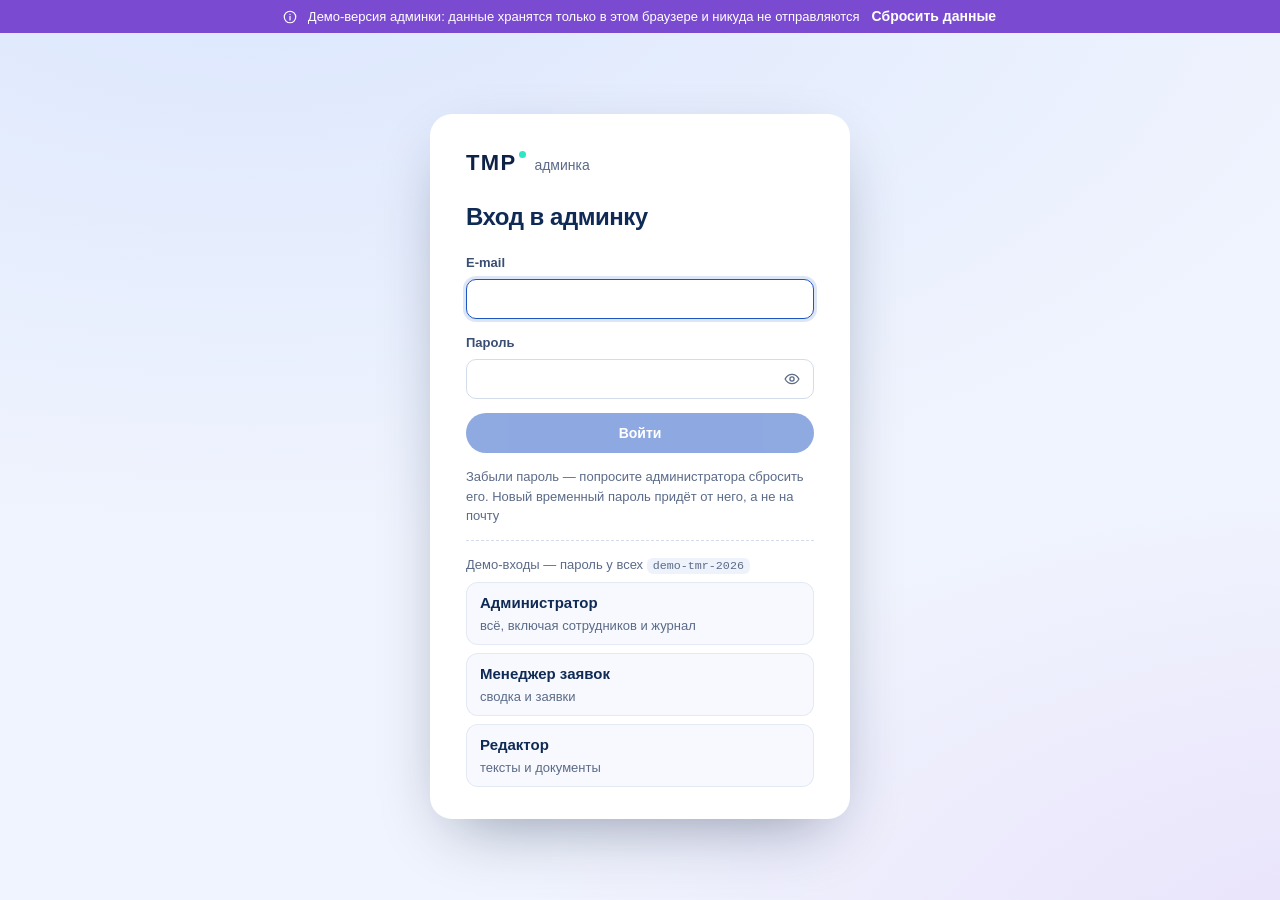
<file: admin/index.html>
<!doctype html><html lang="ru"><head><meta charset="utf-8"><meta name="viewport" content="width=device-width,initial-scale=1,viewport-fit=cover"><meta name="robots" content="noindex,nofollow"><meta name="referrer" content="same-origin"><meta name="theme-color" content="#102A56"><title>Админка ТМР</title><link rel="icon" href="../favicon.ico" sizes="any"><link rel="icon" href="../icon.svg" type="image/svg+xml"><link rel="stylesheet" href="../assets/admin/admin-DZLONKPL.css"></head><body><div id="app" data-mode="demo" data-api="api.php" data-site="../" data-site-url="https://krokikro.github.io/tmr-demo/"><noscript><p class="noscript">Для работы админки включите JavaScript</p></noscript><div class="boot" aria-live="polite"><span class="boot__spin" aria-hidden="true"></span>Загрузка…</div></div><script type="module" src="../assets/admin/admin-G5ZHAG2C.js"></script></body></html>
</file>
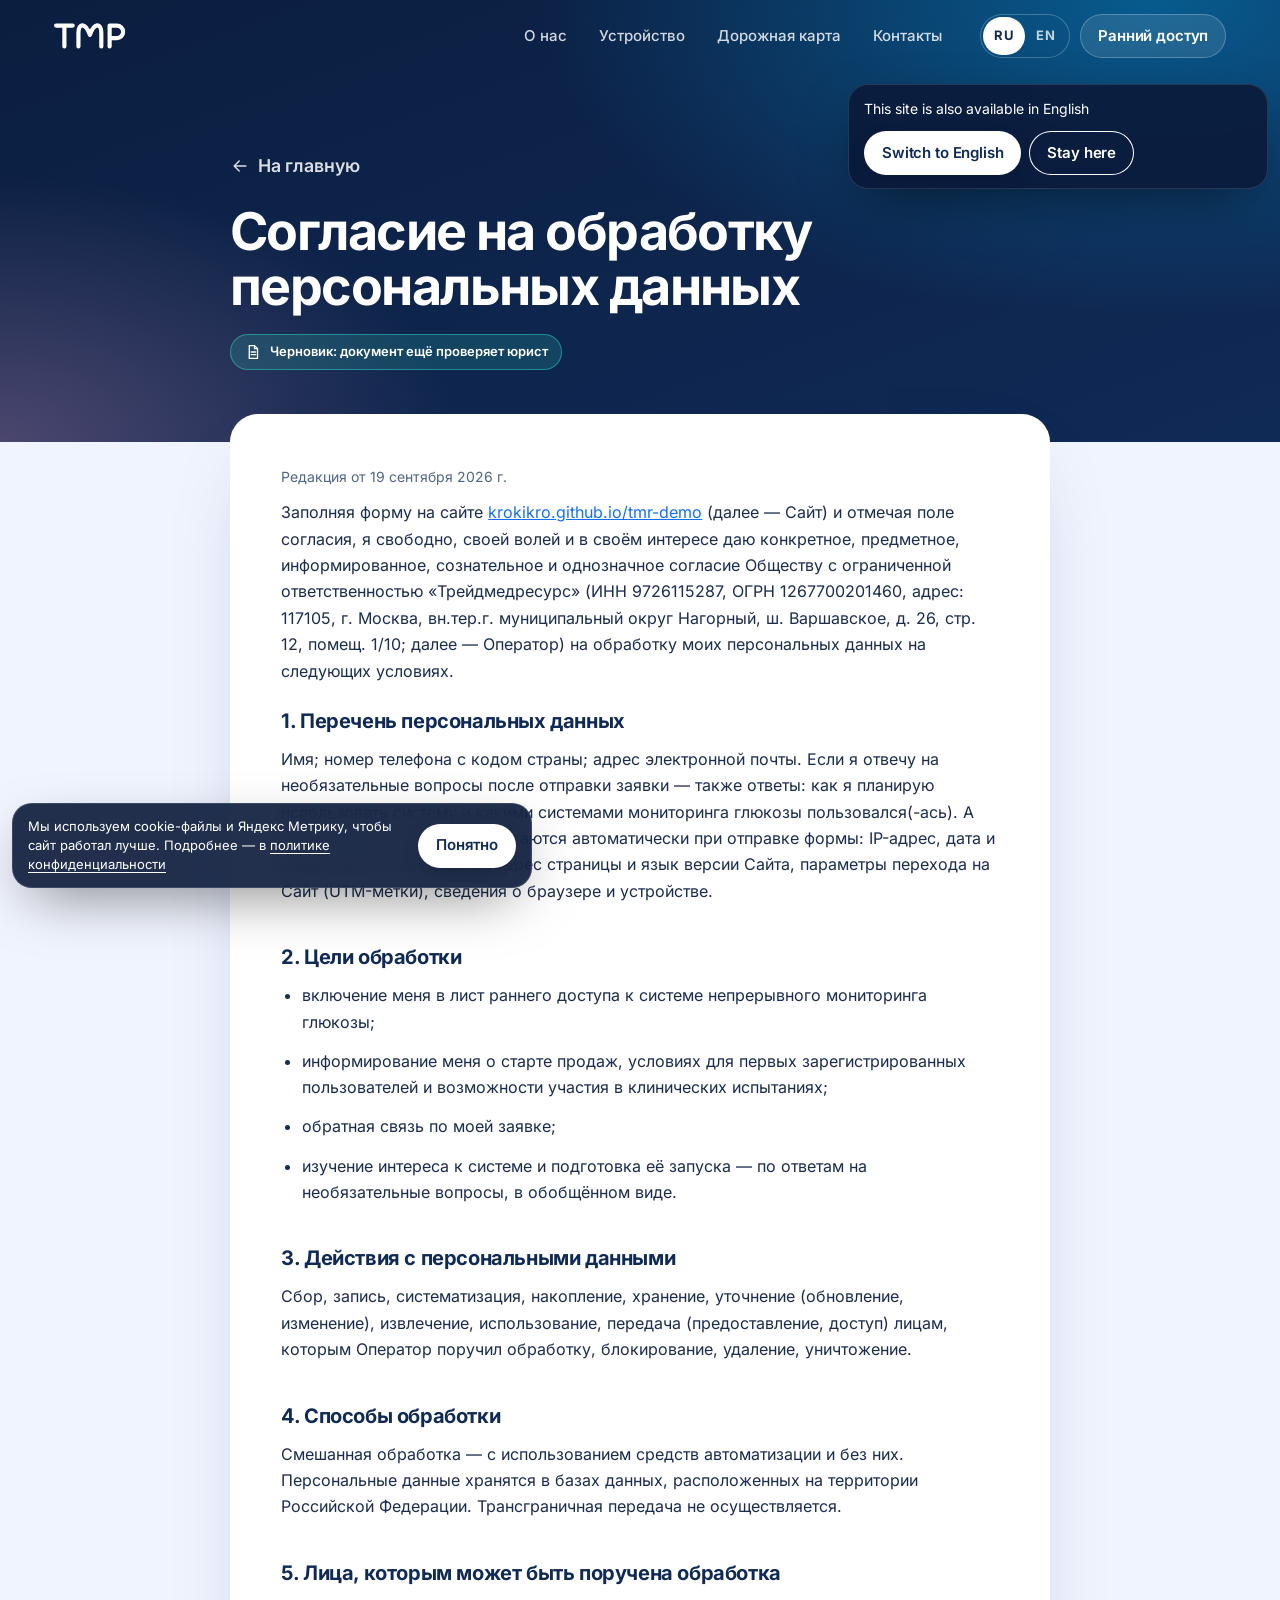
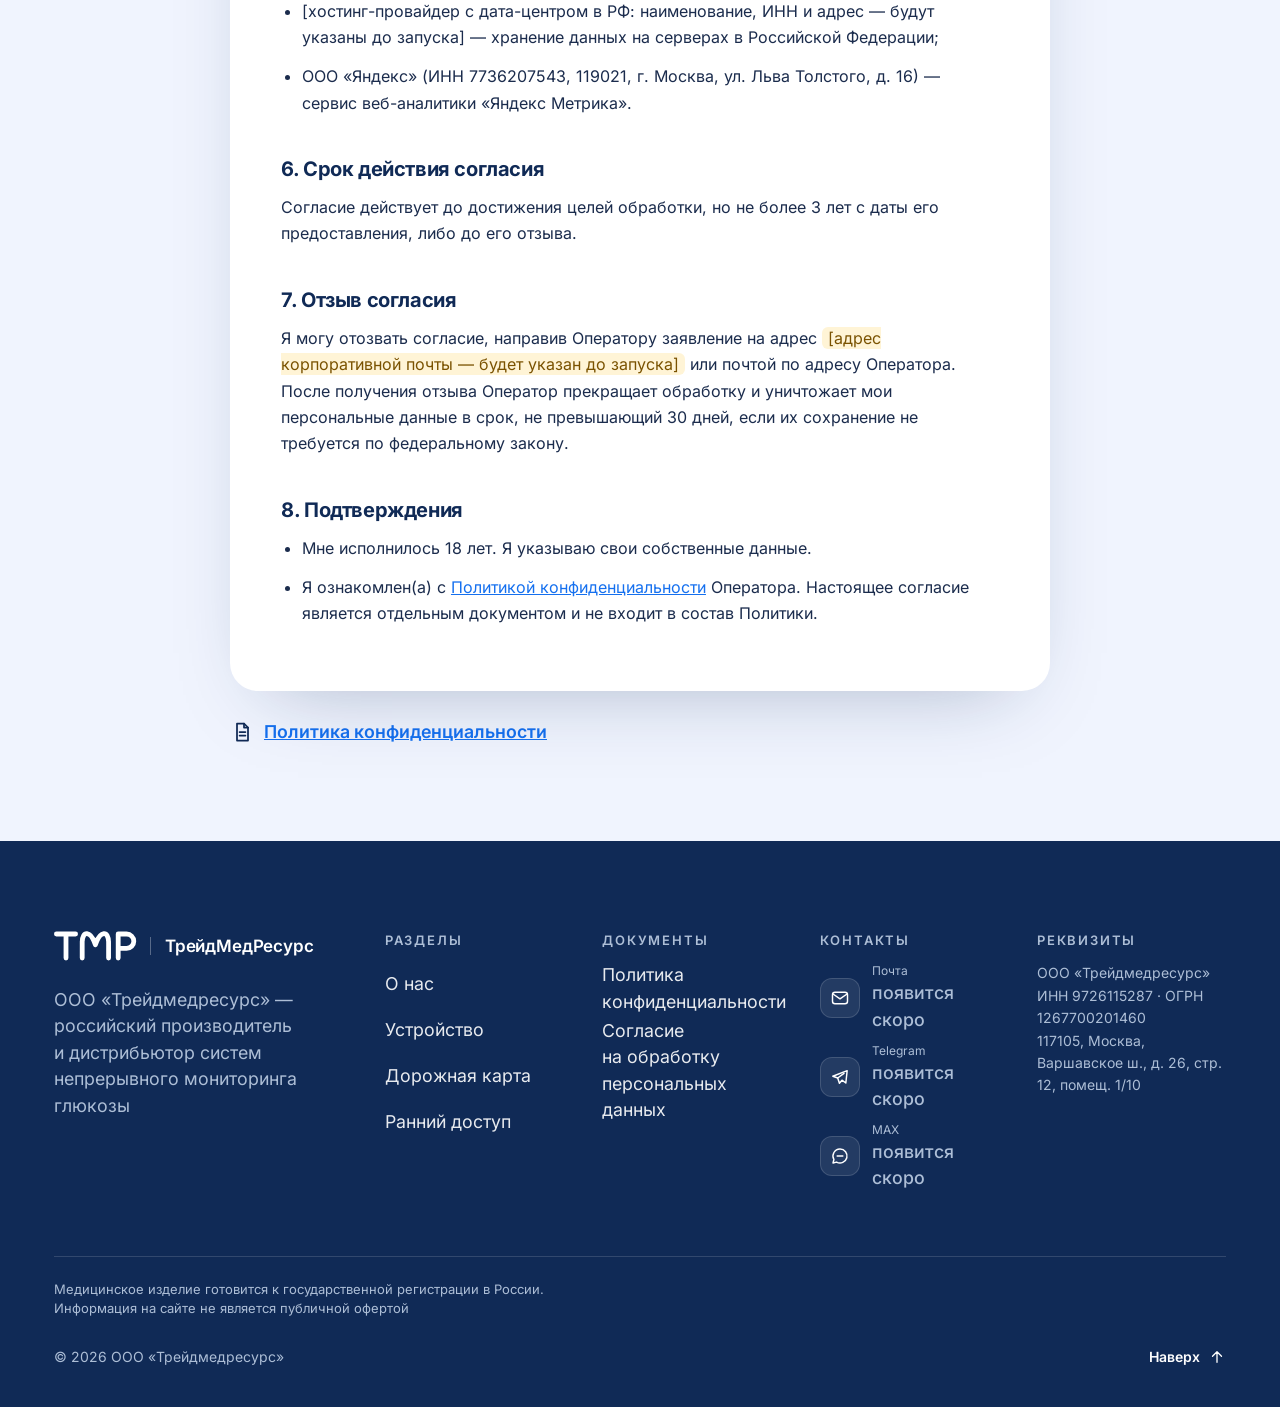
<file: consent/index.html>
<!doctype html>
<html lang="ru" class="no-js" data-mode="demo" data-route="consent">
<head>
<meta charset="utf-8">
<meta name="viewport" content="width=device-width, initial-scale=1, viewport-fit=cover">
<title>Согласие на обработку персональных данных — ТМР</title>
<meta name="description" content="ТрейдМедРесурс запускает производство систем непрерывного мониторинга глюкозы в России. Запишитесь в лист раннего доступа: приоритет на покупку и особые условия для первых">
<meta name="robots" content="noindex, nofollow">
<link rel="canonical" href="https://krokikro.github.io/tmr-demo/consent/">
<link rel="alternate" hreflang="ru" href="https://krokikro.github.io/tmr-demo/consent/">
<link rel="alternate" hreflang="en" href="https://krokikro.github.io/tmr-demo/en/consent/">
<link rel="alternate" hreflang="x-default" href="https://krokikro.github.io/tmr-demo/consent/">
<meta property="og:type" content="website">
<meta property="og:site_name" content="ТМР">
<meta property="og:locale" content="ru_RU">
<meta property="og:locale:alternate" content="en_US">
<meta property="og:title" content="ТМР — российский производитель и дистрибьютор систем непрерывного мониторинга глюкозы">
<meta property="og:description" content="Датчик, приложение и облако уже работают. Запишитесь в лист раннего доступа">
<meta property="og:url" content="https://krokikro.github.io/tmr-demo/consent/">
<meta property="og:image" content="https://krokikro.github.io/tmr-demo/assets/img/og-ru.jpg">
<meta property="og:image:width" content="1200">
<meta property="og:image:height" content="630">
<meta property="og:image:alt" content="ТМР — российская система непрерывного мониторинга глюкозы">
<meta name="twitter:card" content="summary_large_image">
<meta name="theme-color" content="#0B1E40">
<link rel="icon" href="../favicon.ico" sizes="32x32">
<link rel="icon" href="../icon.svg" type="image/svg+xml">
<link rel="apple-touch-icon" href="../apple-touch-icon.png">
<link rel="manifest" href="../manifest.webmanifest">
<link rel="preload" href="../assets/media/inter-cyrillic-wght-normal-JEOLYBOO.woff2" as="font" type="font/woff2" crossorigin>
<link rel="preload" href="../assets/media/inter-latin-wght-normal-NRMW37G5.woff2" as="font" type="font/woff2" crossorigin>
<link rel="stylesheet" href="../assets/css/main-SM5LLX7G.css">
<script>(function(d){var h=d.documentElement;h.className=h.className.replace('no-js','js');try{if(matchMedia('(prefers-reduced-motion: reduce)').matches)h.className+=' rm'}catch(e){}})(document);</script>
<script type="module" src="../assets/js/main-56EIIE7F.js"></script>
</head>
<body class="page page--consent">
<a class="skip" href="#main">Перейти к содержанию</a>
<header class="hdr" data-hdr>
  <div class="hdr__inner">
    <a class="hdr__logo" href="../" aria-label="ТМР — на главную"><svg class="logo logo--draw" viewBox="0 -0.5 68.5 25" role="img" aria-label="ТМР" focusable="false"><g fill="none" stroke-width="4" stroke-linecap="round" stroke-linejoin="round"><path class="logo__t" pathLength="1" stroke="currentColor" d="M2 2H18M10 2V22"/><path class="logo__m" pathLength="1" stroke="currentColor" d="M23.5 22V9C23.5 -1 30.5 -1 34.5 11C38.5 -1 45.5 -1 45.5 9V22"/><path class="logo__r" pathLength="1" stroke="currentColor" d="M53.5 22V2H60.5A6 6 0 0 1 60.5 14H53.5"/></g></svg></a>
    <nav class="hdr__nav" aria-label="Разделы страницы">
      <ul>
                <li><a href="../#about" data-nav="about">О нас</a></li>
                <li><a href="../#device" data-nav="device">Устройство</a></li>
                <li><a href="../#roadmap" data-nav="roadmap">Дорожная карта</a></li>
                <li><a href="../#contacts" data-nav="contacts">Контакты</a></li>
              </ul>
    </nav>
    <div class="hdr__actions">
      <div class="lang" role="group" aria-label="Язык сайта">
                <span class="lang__item is-current" aria-current="true">RU</span>
        <a class="lang__item" href="../en/consent/" hreflang="en" lang="en" data-lang-switch title="Switch to English">EN</a>
                <span class="lang__thumb" aria-hidden="true"></span>
      </div>
      <a class="btn btn--small btn--glass hdr__cta" href="../#hero-form" data-cta-nearest>Ранний доступ</a>
      <button type="button" class="burger" aria-expanded="false" aria-controls="menu" aria-label="Открыть меню" data-burger>
        <span class="burger__line"></span><span class="burger__line"></span>
      </button>
    </div>
  </div>
</header>
<div class="menu" id="menu" data-menu hidden>
  <div class="menu__panel">
    <nav class="menu__nav" aria-label="Меню">
      <ul>
                <li style="--i:0"><a href="../#about" data-menu-link><span class="menu__num">01</span>О нас</a></li>
                <li style="--i:1"><a href="../#device" data-menu-link><span class="menu__num">02</span>Устройство</a></li>
                <li style="--i:2"><a href="../#roadmap" data-menu-link><span class="menu__num">03</span>Дорожная карта</a></li>
                <li style="--i:3"><a href="../#contacts" data-menu-link><span class="menu__num">04</span>Контакты</a></li>
              </ul>
    </nav>
    <a class="btn btn--primary btn--block menu__cta" href="../#join" data-menu-link>Ранний доступ<svg class="icon btn__icon" viewBox="0 0 24 24" width="24" height="24" fill="none" stroke="currentColor" stroke-width="1.75" stroke-linecap="round" stroke-linejoin="round" aria-hidden="true" focusable="false"><path d="M5 12h14M13 6l6 6-6 6"/></svg></a>
  </div>
</div>
<main id="main" tabindex="-1">
<section class="legal" aria-labelledby="legal-title">
  <div class="legal__hero">
    <div class="wrap wrap--narrow">
      <a class="link-back" href="../"><svg class="icon link-back__icon" viewBox="0 0 24 24" width="24" height="24" fill="none" stroke="currentColor" stroke-width="1.75" stroke-linecap="round" stroke-linejoin="round" aria-hidden="true" focusable="false"><path d="M5 12h14M13 6l6 6-6 6"/></svg>На главную</a>
      <h1 class="h2 legal__title" id="legal-title">Согласие на обработку персональных данных</h1>
      <p class="legal__draft"><svg class="icon" viewBox="0 0 24 24" width="24" height="24" fill="none" stroke="currentColor" stroke-width="1.75" stroke-linecap="round" stroke-linejoin="round" aria-hidden="true" focusable="false"><path d="M7 3.5h7l4 4v13H7z"/><path d="M14 3.5v4h4M9.6 12h5.8M9.6 15.6h5.8"/></svg>Черновик: документ ещё проверяет юрист</p>
    </div>
  </div>
  <div class="wrap wrap--narrow">
    <article class="legal__body">
      <p class="legal-meta">Редакция от 19 сентября 2026 г.</p>

<p>Заполняя форму на сайте <a href="https://krokikro.github.io/tmr-demo/">krokikro.github.io/tmr-demo</a> (далее — Сайт) и отмечая поле согласия, я свободно, своей волей и в своём интересе даю конкретное, предметное, информированное, сознательное и однозначное согласие Обществу с ограниченной ответственностью «Трейдмедресурс» (ИНН 9726115287, ОГРН 1267700201460, адрес: 117105, г. Москва, вн.тер.г. муниципальный округ Нагорный, ш. Варшавское, д. 26, стр. 12, помещ. 1/10; далее — Оператор) на обработку моих персональных данных на следующих условиях.</p>

<h2>1. Перечень персональных данных</h2>
<p>Имя; номер телефона с кодом страны; адрес электронной почты. Если я отвечу на необязательные вопросы после отправки заявки — также ответы: как я планирую использовать систему и какими системами мониторинга глюкозы пользовался(-ась). А также данные, которые передаются автоматически при отправке формы: IP-адрес, дата и время заполнения формы, адрес страницы и язык версии Сайта, параметры перехода на Сайт (UTM-метки), сведения о браузере и устройстве.</p>

<h2>2. Цели обработки</h2>
<ul>
  <li>включение меня в лист раннего доступа к системе непрерывного мониторинга глюкозы;</li>
  <li>информирование меня о старте продаж, условиях для первых зарегистрированных пользователей и возможности участия в клинических испытаниях;</li>
  <li>обратная связь по моей заявке;</li>
  <li>изучение интереса к системе и подготовка её запуска — по ответам на необязательные вопросы, в обобщённом виде.</li>
</ul>

<h2>3. Действия с персональными данными</h2>
<p>Сбор, запись, систематизация, накопление, хранение, уточнение (обновление, изменение), извлечение, использование, передача (предоставление, доступ) лицам, которым Оператор поручил обработку, блокирование, удаление, уничтожение.</p>

<h2>4. Способы обработки</h2>
<p>Смешанная обработка — с использованием средств автоматизации и без них. Персональные данные хранятся в базах данных, расположенных на территории Российской Федерации. Трансграничная передача не осуществляется.</p>

<h2>5. Лица, которым может быть поручена обработка</h2>
<ul>
  <li>[хостинг-провайдер с дата-центром в РФ: наименование, ИНН и адрес — будут указаны до запуска] — хранение данных на серверах в Российской Федерации;</li>
  <li>ООО «Яндекс» (ИНН 7736207543, 119021, г. Москва, ул. Льва Толстого, д. 16) — сервис веб-аналитики «Яндекс Метрика».</li>
</ul>

<h2>6. Срок действия согласия</h2>
<p>Согласие действует до достижения целей обработки, но не более 3 лет с даты его предоставления, либо до его отзыва.</p>

<h2>7. Отзыв согласия</h2>
<p>Я могу отозвать согласие, направив Оператору заявление на адрес <span class="legal-placeholder">[адрес корпоративной почты — будет указан до запуска]</span> или почтой по адресу Оператора. После получения отзыва Оператор прекращает обработку и уничтожает мои персональные данные в срок, не превышающий 30 дней, если их сохранение не требуется по федеральному закону.</p>

<h2>8. Подтверждения</h2>
<ul>
  <li>Мне исполнилось 18 лет. Я указываю свои собственные данные.</li>
  <li>Я ознакомлен(а) с <a href="../privacy/">Политикой конфиденциальности</a> Оператора. Настоящее согласие является отдельным документом и не входит в состав Политики.</li>
</ul>
    </article>
    <p class="legal__other"><svg class="icon" viewBox="0 0 24 24" width="24" height="24" fill="none" stroke="currentColor" stroke-width="1.75" stroke-linecap="round" stroke-linejoin="round" aria-hidden="true" focusable="false"><path d="M7 3.5h7l4 4v13H7z"/><path d="M14 3.5v4h4M9.6 12h5.8M9.6 15.6h5.8"/></svg><a href="../privacy/">Политика конфиденциальности</a></p>
  </div>
</section>
</main>
<footer class="ftr sec" id="contacts" data-sec="footer" data-theme="dark">
  <div class="sec__bg" aria-hidden="true"></div>
  <div class="wrap ftr__grid">
    <div class="ftr__brand">
      <a class="ftr__logo" href="../" aria-label="ТМР — на главную"><span class="logo-h"><svg class="logo logo-h__mark" viewBox="0 -0.5 68.5 25" role="img" aria-label="ТрейдМедРесурс" focusable="false"><g fill="none" stroke-width="4" stroke-linecap="round" stroke-linejoin="round"><path class="logo__t" pathLength="1" stroke="currentColor" d="M2 2H18M10 2V22"/><path class="logo__m" pathLength="1" stroke="currentColor" d="M23.5 22V9C23.5 -1 30.5 -1 34.5 11C38.5 -1 45.5 -1 45.5 9V22"/><path class="logo__r" pathLength="1" stroke="currentColor" d="M53.5 22V2H60.5A6 6 0 0 1 60.5 14H53.5"/></g></svg><span class="logo-h__name" aria-hidden="true">ТрейдМедРесурс</span></span></a>
      <p class="ftr__about">ООО «Трейдмедресурс» — российский производитель и дистрибьютор систем непрерывного мониторинга глюкозы</p>
    </div>
    <nav class="ftr__col" aria-labelledby="ftr-sections">
      <h2 class="ftr__h" id="ftr-sections">Разделы</h2>
      <ul class="ftr__list">
                <li><a href="../#about">О нас</a></li>
                <li><a href="../#device">Устройство</a></li>
                <li><a href="../#roadmap">Дорожная карта</a></li>
                <li><a href="../#join">Ранний доступ</a></li>
      </ul>
    </nav>
    <nav class="ftr__col" aria-labelledby="ftr-docs">
      <h2 class="ftr__h" id="ftr-docs">Документы</h2>
      <ul class="ftr__list">
        <li><a href="../privacy/">Политика конфиденциальности</a></li>
        <li><a href="../consent/">Согласие на обработку персональных данных</a></li>
      </ul>
    </nav>
    <div class="ftr__col">
      <h2 class="ftr__h">Контакты</h2>
      <ul class="ftr__list ftr__contacts">
                <li>
                    <span class="contact contact--soon">
            <span class="contact__icon"><svg class="icon" viewBox="0 0 24 24" width="24" height="24" fill="none" stroke="currentColor" stroke-width="1.75" stroke-linecap="round" stroke-linejoin="round" aria-hidden="true" focusable="false"><rect x="3" y="5" width="18" height="14" rx="3"/><path d="M4 7.5l8 5.5 8-5.5"/></svg></span>
            <span class="contact__body"><span class="contact__label">Почта</span><span class="contact__value">появится скоро</span></span>
          </span>
                  </li>
                <li>
                    <span class="contact contact--soon">
            <span class="contact__icon"><svg class="icon" viewBox="0 0 24 24" width="24" height="24" fill="none" stroke="currentColor" stroke-width="1.75" stroke-linecap="round" stroke-linejoin="round" aria-hidden="true" focusable="false"><path d="M20.6 4.4L3.4 11.1l5.8 2.1 2.1 6.4 3.1-3.8 4.6 3.4z"/><path d="M9.2 13.2l7.6-5.6"/></svg></span>
            <span class="contact__body"><span class="contact__label">Telegram</span><span class="contact__value">появится скоро</span></span>
          </span>
                  </li>
                <li>
                    <span class="contact contact--soon">
            <span class="contact__icon"><svg class="icon" viewBox="0 0 24 24" width="24" height="24" fill="none" stroke="currentColor" stroke-width="1.75" stroke-linecap="round" stroke-linejoin="round" aria-hidden="true" focusable="false"><path d="M12 3.6a8.4 8.4 0 0 0-7.3 12.6L3.6 20.4l4.3-1.1A8.4 8.4 0 1 0 12 3.6z"/><path d="M8.6 12h6.8"/></svg></span>
            <span class="contact__body"><span class="contact__label">MAX</span><span class="contact__value">появится скоро</span></span>
          </span>
                  </li>
              </ul>
    </div>
    <div class="ftr__col ftr__req">
      <h2 class="ftr__h">Реквизиты</h2>
      <p class="ftr__req-text">ООО «Трейдмедресурс»<br>ИНН 9726115287 · ОГРН 1267700201460<br>117105, Москва, Варшавское ш., д. 26, стр. 12, помещ. 1/10</p>
    </div>
  </div>
  <div class="wrap ftr__bottom">
    <p class="ftr__disclaimer">Медицинское изделие готовится к государственной регистрации в России. Информация на сайте не является публичной офертой</p>
    <div class="ftr__row">
      <p class="ftr__copy">© 2026 ООО «Трейдмедресурс»</p>
      <a class="ftr__top" href="#main" data-to-top>Наверх<svg class="icon" viewBox="0 0 24 24" width="24" height="24" fill="none" stroke="currentColor" stroke-width="1.75" stroke-linecap="round" stroke-linejoin="round" aria-hidden="true" focusable="false"><path d="M12 19V5M6 11l6-6 6 6"/></svg></a>
    </div>
  </div>
</footer>
<div class="cookie" data-cookie hidden>
  <p class="cookie__text">Мы используем cookie-файлы и Яндекс Метрику, чтобы сайт работал лучше. Подробнее — в <a href="../privacy/">политике конфиденциальности</a></p>
  <button type="button" class="btn btn--small btn--light cookie__ok" data-cookie-ok>Понятно</button>
</div>
<div class="toast" data-lang-suggest hidden lang="en">
  <p class="toast__text">This site is also available in English</p>
  <div class="toast__actions">
    <a class="btn btn--small btn--light" href="../en/consent/" data-lang-go hreflang="en">Switch to English</a>
    <button type="button" class="btn btn--small btn--ghost" data-lang-stay>Stay here</button>
  </div>
</div>
<a class="demo-badge" href="../admin/">Демо-версия<span class="demo-badge__sep" aria-hidden="true"> · </span><span class="demo-badge__admin">Админка</span></a>
<script type="application/json" id="app-data">{"lang":"ru","locale":"ru-RU","mode":"demo","api":"../api/lead.php","consentVersion":"2026-09-19","defaultCountry":"RU","popular":["RU","KZ","BY","UZ","KG","AM"],"email":"","metrika":"","otherLang":"../en/","form":{"title":"Лист раннего доступа","sub":"Займёт меньше минуты","name":{"label":"Имя","placeholder":"Как к вам обращаться"},"phone":{"label":"Телефон","country":"Код страны","search":"Страна или код","noResults":"Ничего не нашлось","popular":"Часто выбирают","all":"Все страны","placeholder":"Номер телефона"},"email":{"label":"E-mail","placeholder":"name@mail.ru"},"consentText":"Даю {consent} и принимаю {privacy}","consentLink":"согласие на обработку персональных данных","privacyLink":"политику конфиденциальности","news":"Хочу получать новости проекта. Отписаться можно в любой момент","honeypot":"Оставьте это поле пустым","submit":"Записаться","sending":"Отправляем…","demoNote":"Демо-версия: заявка останется только в вашем браузере — её видно в демо-админке","emailSuggest":"Возможно, вы имели в виду {email}?","fallback":"Если не получается, напишите нам: {email}","errors":{"nameRequired":"Напишите имя буквами — хотя бы 2 символа","nameInvalid":"Имя пишем буквами, без цифр и символов","phoneRequired":"Укажите номер телефона","phoneInvalid":"Проверьте номер: для страны «{country}» он не подходит","phoneRu":"Проверьте номер: для России нужно 10 цифр после +7","emailRequired":"Укажите e-mail","emailInvalid":"Похоже, в адресе ошибка. Пример: name@mail.ru","consent":"Без согласия мы не сможем принять заявку","summary":"Проверьте поля, отмеченные красным","network":"Не получилось отправить. Проверьте интернет и попробуйте ещё раз","rate":"Слишком много заявок подряд. Попробуйте чуть позже","server":"Что-то пошло не так на нашей стороне. Попробуйте ещё раз или напишите нам"},"retry":"Повторить","success":{"title":"Спасибо! Вы в листе раннего доступа","text":"Заявка сохранена. Ответьте ещё на два вопроса — так мы лучше подготовим запуск. Это необязательно","again":"Отправить ещё одну заявку"},"survey":{"purpose":{"label":"Как планируете использовать систему?","options":[{"id":"self","label":"Для себя"},{"id":"child","label":"Для ребёнка"},{"id":"relative","label":"Для близкого человека"},{"id":"wellness","label":"Для питания и спорта"}]},"cgm":{"label":"Какими системами мониторинга уже пользовались?","hint":"Можно выбрать несколько","options":[{"id":"libre","label":"FreeStyle Libre"},{"id":"dexcom","label":"Dexcom"},{"id":"medtronic","label":"Medtronic Guardian"},{"id":"sibionics","label":"Sibionics / Hematonix"},{"id":"linx","label":"Lumiflex Linx / AiDEX"}],"other":"Другая","otherPlaceholder":"Какая именно","none":"Пока ни одной"},"submit":"Отправить ответы","skip":"Пропустить","errors":{"empty":"Выберите хотя бы один ответ или нажмите «Пропустить»","otherRequired":"Напишите, какой системой пользовались"},"done":{"title":"Спасибо за ответы!","text":"Напишем, как только появятся новости о старте"}}},"ui":{"openMenu":"Открыть меню","closeMenu":"Закрыть меню"},"fx":{"_about":"Параметры анимаций и 3D-сцены (ANIM-15, EDIT-04). Цвета — HEX, скорости — множители. Правится без пересборки: файл читается при выводе страницы.","palette":{"hero":{"a":"#0B1E40","b":"#11306A","c":"#1F5CA8","spot1":"#009FE1","spot2":"#2EE6C5","edge":"#1F5CA8"},"about":{"a":"#F0F4FE","b":"#E3ECFC","c":"#EFE7F7","spot1":"#9CCEF6","spot2":"#D9C4EC","light":true,"edge":"#3C9BF5"},"device":{"a":"#040A17","b":"#08132C","c":"#132456","spot1":"#2EE6C5","spot2":"#A77BA5","edge":"#7A62D6"},"roadmap":{"a":"#0B6FB0","b":"#6E5690","c":"#1B5AA0","spot1":"#2EE6C5","spot2":"#57B8F0","edge":"#2EE6C5"},"join":{"a":"#0A2A6B","b":"#123C8C","c":"#1D5FD0","spot1":"#2EE6C5","spot2":"#A77BA5","edge":"#3D8BF0"},"footer":{"a":"#0D2450","b":"#102A56","c":"#16366B","spot1":"#009FE1","spot2":"#A77BA5","edge":"#1B3F7A"}},"flow":{"speed":0.075,"warp":1,"grain":0.03,"blend":0.11,"edge":0.7},"spots":{"follow":0.075,"size":0.3,"intensity":0.5,"burst":1},"bignum":{"_about":"Большое число в блоке «О нас»: fit — растёт при прокрутке и в конце помещается по ширине экрана, marquee — шире экрана и едет вбок","mode":"fit"},"silk":{"colorA":"#2B8FE3","colorB":"#A77BA5","colorC":"#172A63","sheen":"#E8F7FF","sheen2":"#2EE6C5","rim":"#7AD4FF","speed":1,"amplitude":1,"opacityMobile":0.72},"drape":{"_about":"Ткань над аппликатором и сенсором. material: satin — атлас, velvet — бархат, linen — лён. Цвета каждого материала — в materials. tilt и turn — наклон и поворот камеры в градусах, scale — размер, yOff — сдвиг по высоте.","material":"satin","rim":"#7AD4FF","breath":1,"ripple":1,"tilt":14,"turn":14,"scale":1.12,"yOff":-0.5,"materials":{"satin":{"base":"#7486C9","shade":"#0B1033","sheen":"#F4F2FF"},"velvet":{"base":"#2B2F86","shade":"#05061A","sheen":"#C4B4FF"},"linen":{"base":"#CFCADF","shade":"#26243F","sheen":"#FFFFFF"}}},"quality":{"maxDpr":1.75,"mobileMaxDpr":1.35,"bgScale":0.5,"mobileBgScale":0.34,"minFps":50}},"drape":"../assets/media/drape-65CE5B26.bin"}</script></body>
</html>
</file>
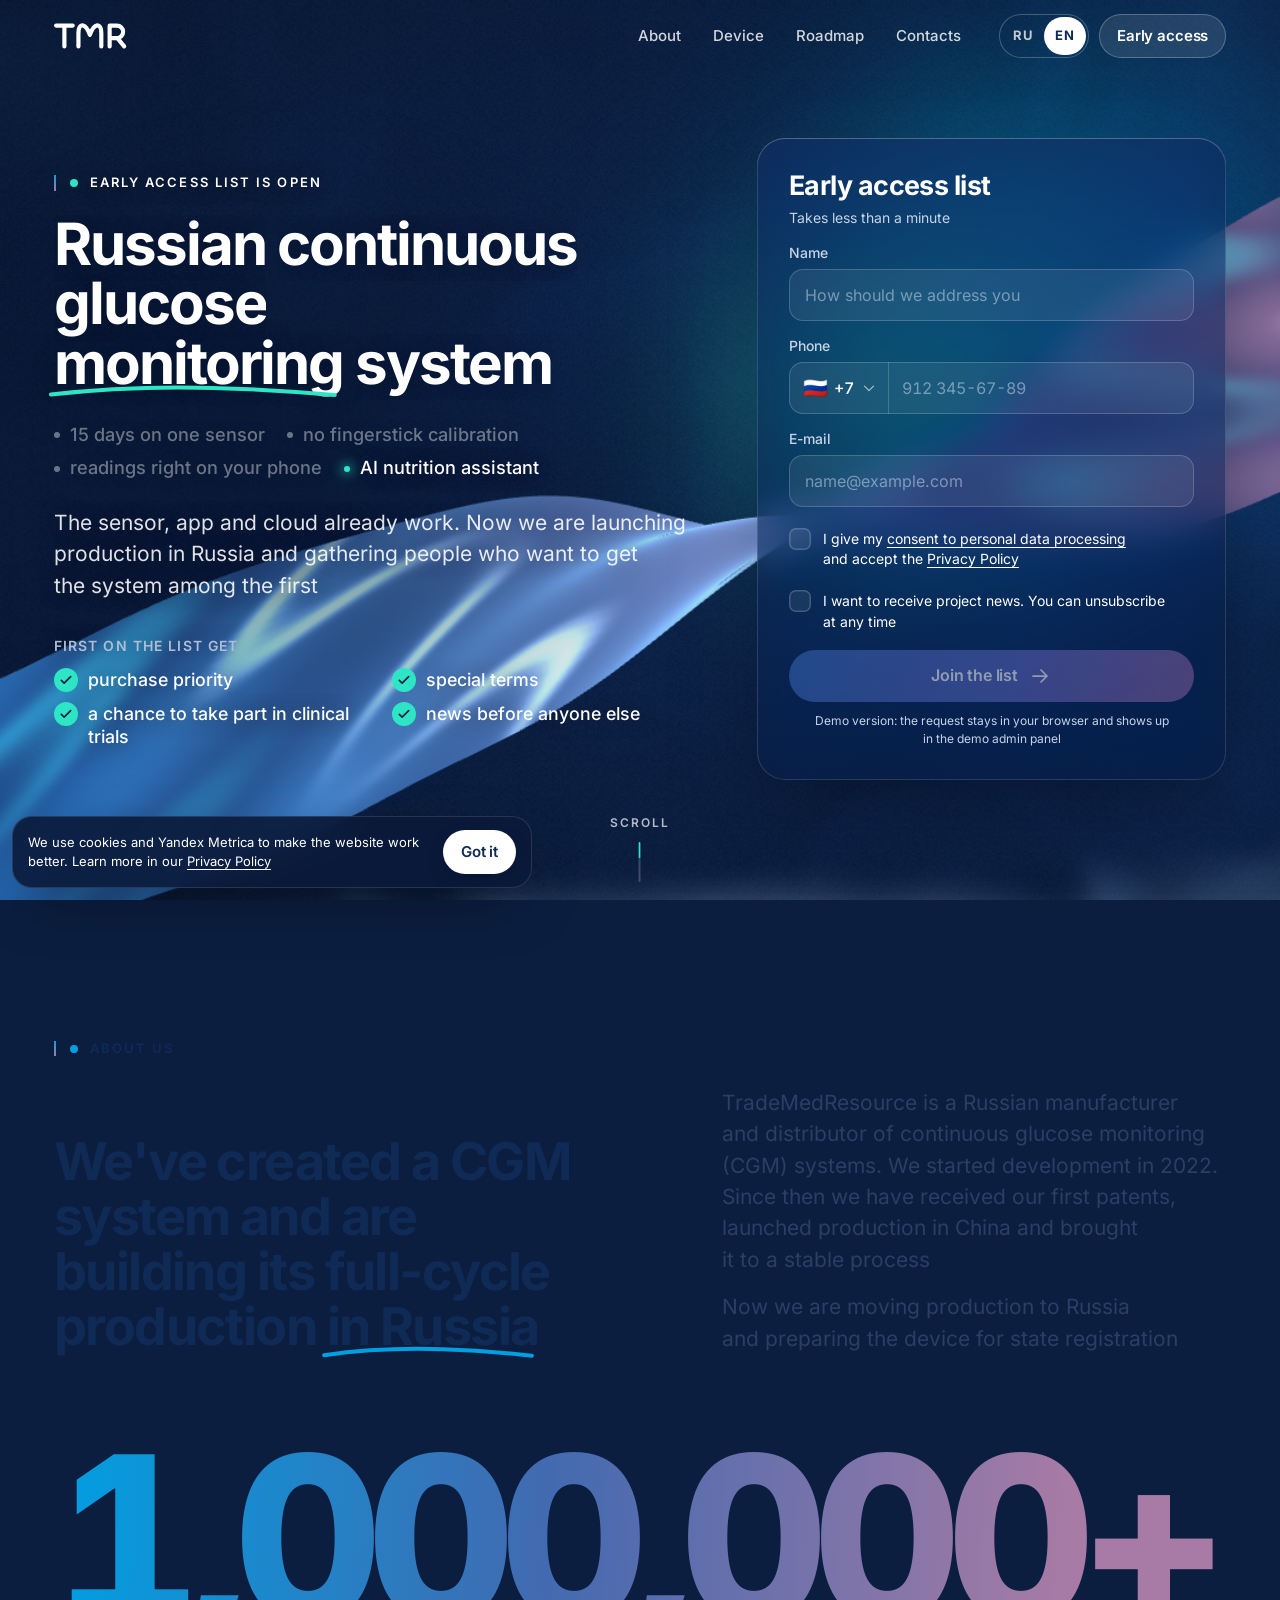
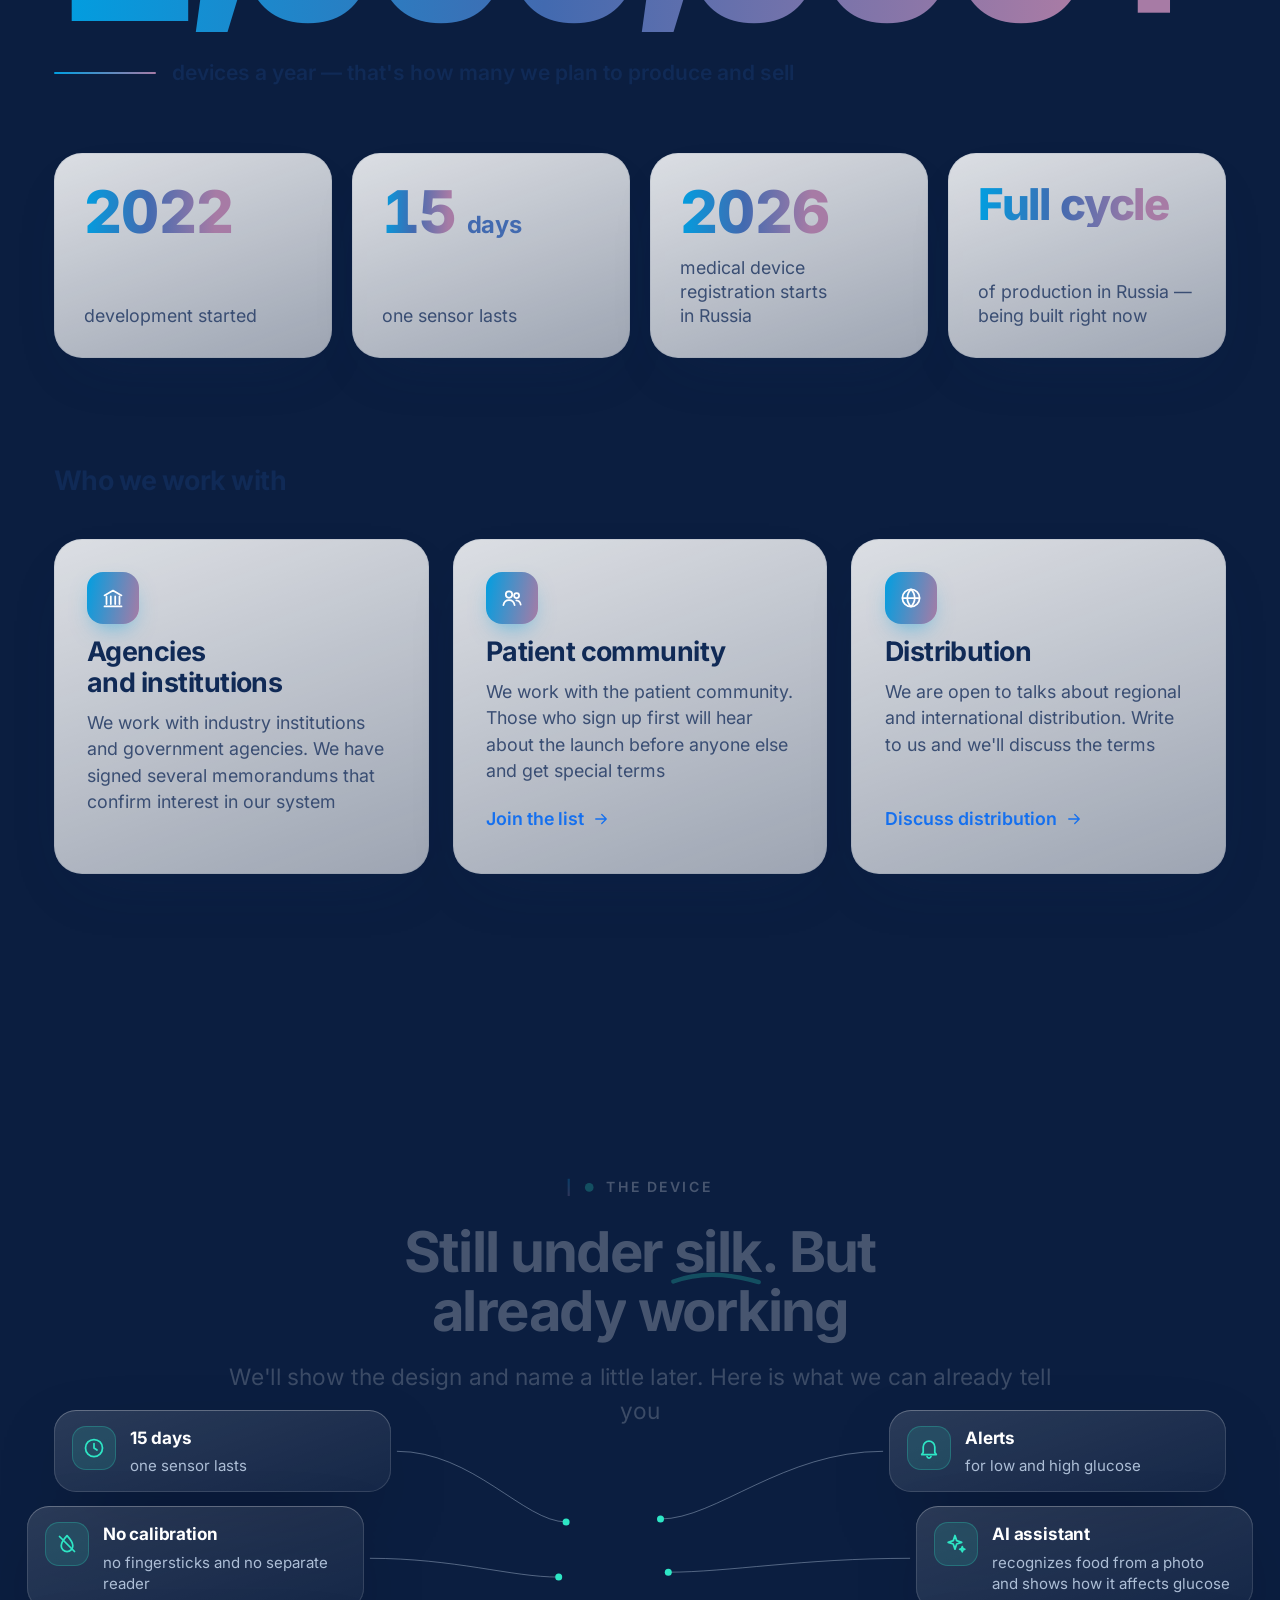
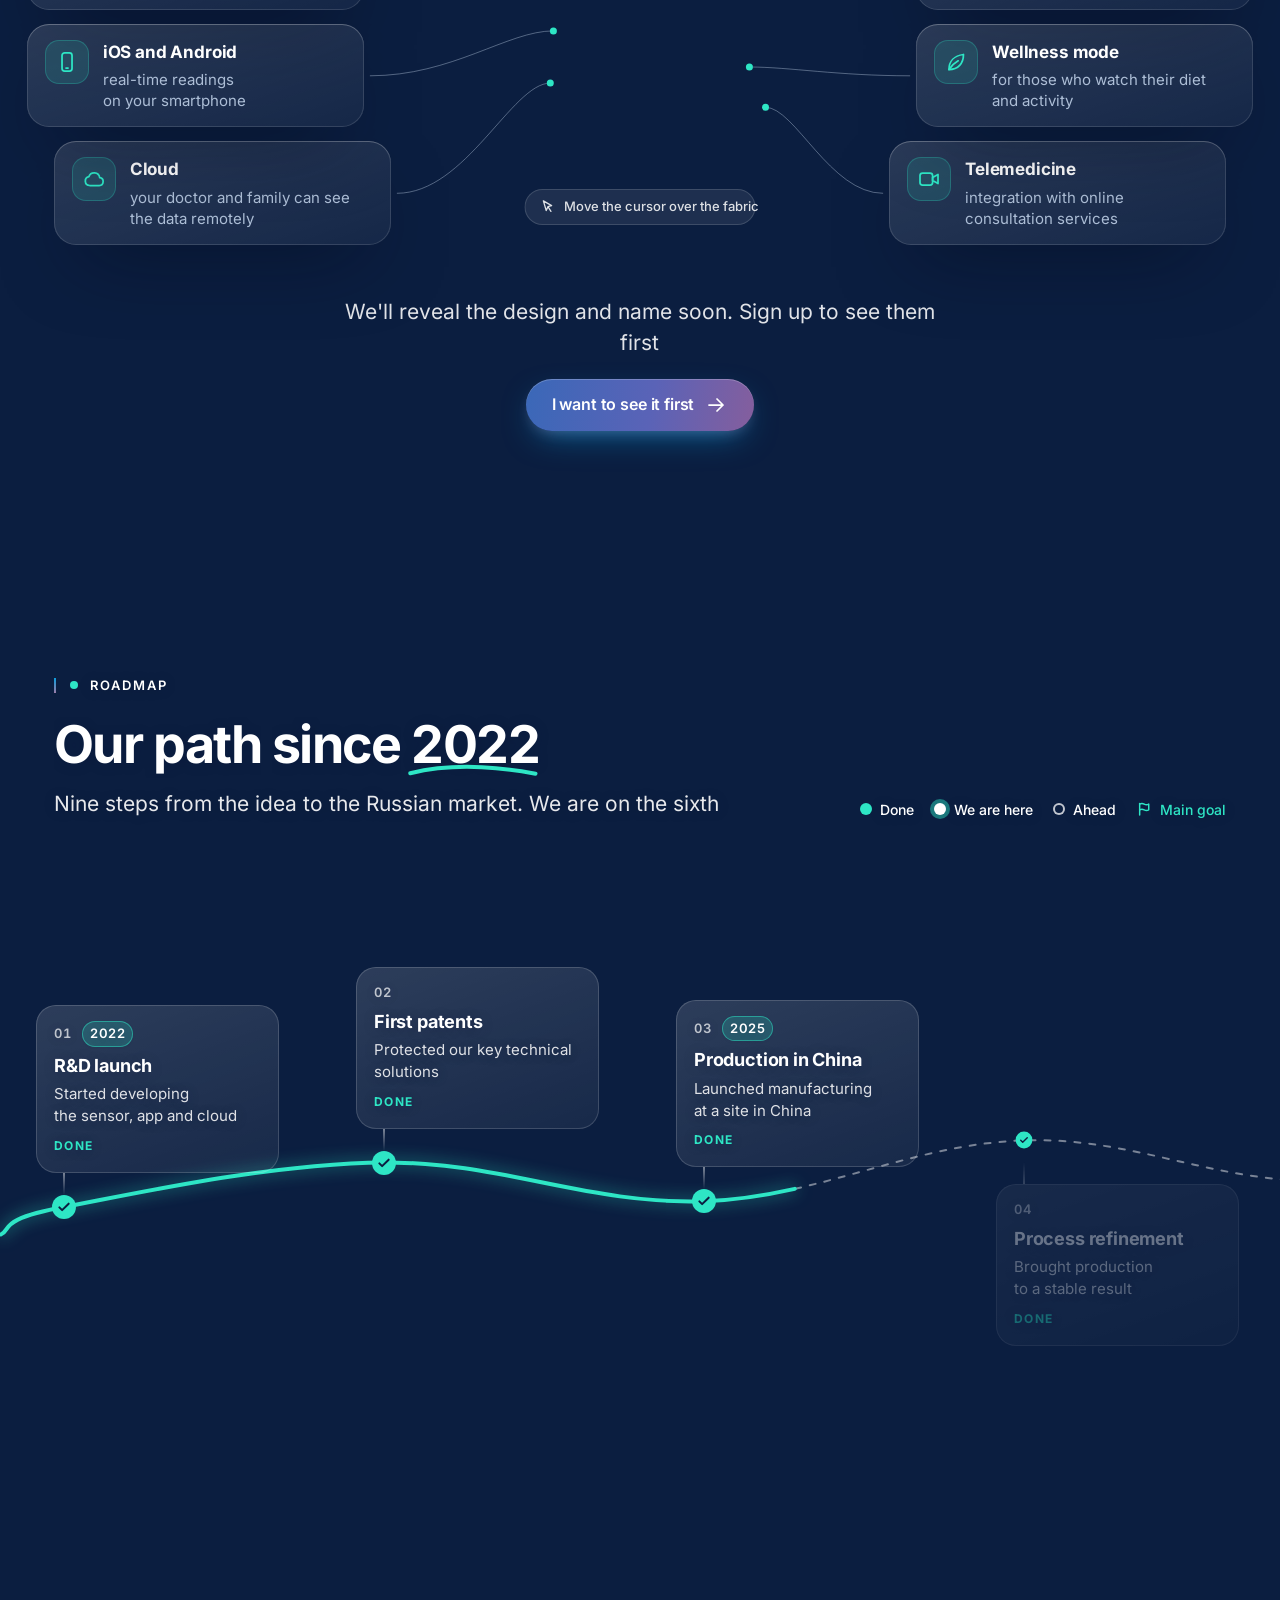
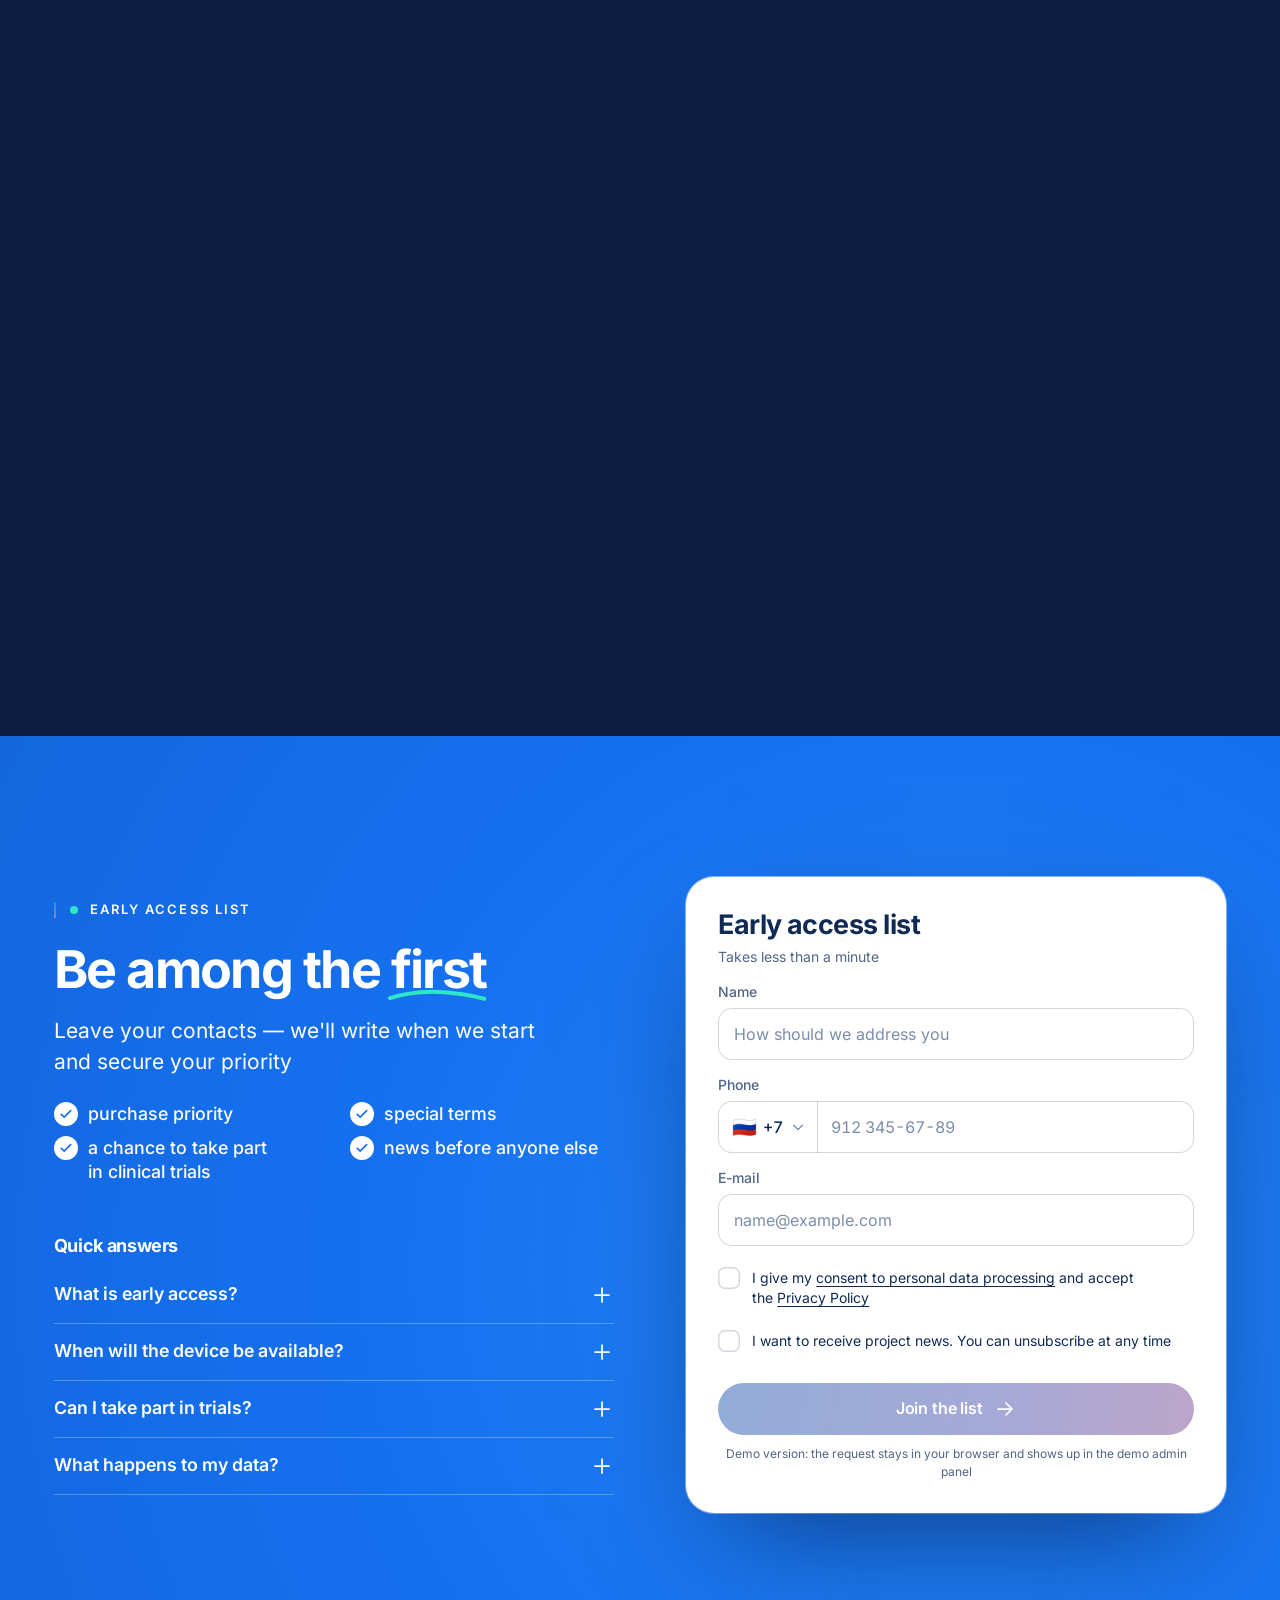
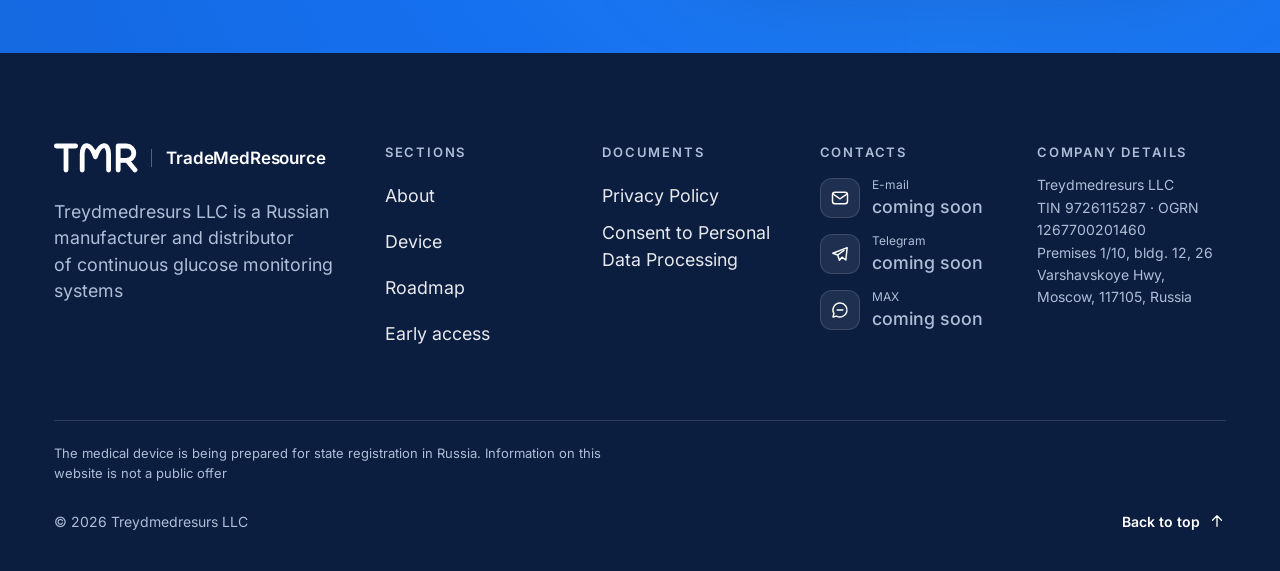
<file: en/index.html>
<!doctype html>
<html lang="en" class="no-js" data-mode="demo" data-route="home">
<head>
<meta charset="utf-8">
<meta name="viewport" content="width=device-width, initial-scale=1, viewport-fit=cover">
<title>TMR — Russian manufacturer and distributor of continuous glucose monitoring systems</title>
<meta name="description" content="TradeMedResource is launching production of continuous glucose monitoring systems in Russia. Join the early access list: purchase priority and special terms for the first users">
<meta name="robots" content="noindex, nofollow">
<link rel="canonical" href="https://krokikro.github.io/tmr-demo/en/">
<link rel="alternate" hreflang="ru" href="https://krokikro.github.io/tmr-demo/">
<link rel="alternate" hreflang="en" href="https://krokikro.github.io/tmr-demo/en/">
<link rel="alternate" hreflang="x-default" href="https://krokikro.github.io/tmr-demo/">
<meta property="og:type" content="website">
<meta property="og:site_name" content="TMR">
<meta property="og:locale" content="en_US">
<meta property="og:locale:alternate" content="ru_RU">
<meta property="og:title" content="TMR — Russian manufacturer and distributor of continuous glucose monitoring systems">
<meta property="og:description" content="The sensor, app and cloud already work. Join the early access list">
<meta property="og:url" content="https://krokikro.github.io/tmr-demo/en/">
<meta property="og:image" content="https://krokikro.github.io/tmr-demo/assets/img/og-en.jpg">
<meta property="og:image:width" content="1200">
<meta property="og:image:height" content="630">
<meta property="og:image:alt" content="TMR — Russian continuous glucose monitoring system">
<meta name="twitter:card" content="summary_large_image">
<meta name="theme-color" content="#0B1E40">
<link rel="icon" href="../favicon.ico" sizes="32x32">
<link rel="icon" href="../icon.svg" type="image/svg+xml">
<link rel="apple-touch-icon" href="../apple-touch-icon.png">
<link rel="manifest" href="../manifest.webmanifest">
<link rel="preload" href="../assets/media/inter-latin-wght-normal-NRMW37G5.woff2" as="font" type="font/woff2" crossorigin>
<link rel="stylesheet" href="../assets/css/main-SM5LLX7G.css">
<script>(function(d){var h=d.documentElement;h.className=h.className.replace('no-js','js');try{if(matchMedia('(prefers-reduced-motion: reduce)').matches)h.className+=' rm'}catch(e){}})(document);</script>
<script type="module" src="../assets/js/main-56EIIE7F.js"></script>
<script type="application/ld+json">{"@context":"https://schema.org","@type":"Organization","name":"Treydmedresurs LLC","alternateName":["TradeMedResource","TMR"],"url":"https://krokikro.github.io/tmr-demo/","logo":"https://krokikro.github.io/tmr-demo/icon-512.png","taxID":"9726115287","address":{"@type":"PostalAddress","streetAddress":"26 Varshavskoye Hwy, bldg. 12, premises 1/10","addressLocality":"Moscow","postalCode":"117105","addressCountry":"RU"}}</script>
</head>
<body class="page page--home">
<a class="skip" href="#main">Skip to content</a>
<div class="scene" aria-hidden="true"><canvas class="scene__canvas" id="scene"></canvas></div>
<header class="hdr" data-hdr>
  <div class="hdr__inner">
    <a class="hdr__logo" href="#top" aria-label="TMR — home"><svg class="logo logo--draw" viewBox="0 -0.5 69.6 25" role="img" aria-label="TMR" focusable="false"><g fill="none" stroke-width="4" stroke-linecap="round" stroke-linejoin="round"><path class="logo__t" pathLength="1" stroke="currentColor" d="M2 2H18M10 2V22"/><path class="logo__m" pathLength="1" stroke="currentColor" d="M23.5 22V9C23.5 -1 30.5 -1 34.5 11C38.5 -1 45.5 -1 45.5 9V22"/><path class="logo__r" pathLength="1" stroke="currentColor" d="M53.5 22V2H60.5A6 6 0 0 1 60.5 14H53.5M61 14L67.5 22"/></g></svg></a>
    <nav class="hdr__nav" aria-label="Page sections">
      <ul>
                <li><a href="#about" data-nav="about">About</a></li>
                <li><a href="#device" data-nav="device">Device</a></li>
                <li><a href="#roadmap" data-nav="roadmap">Roadmap</a></li>
                <li><a href="#contacts" data-nav="contacts">Contacts</a></li>
              </ul>
    </nav>
    <div class="hdr__actions">
      <div class="lang" role="group" aria-label="Site language">
                <a class="lang__item" href="../" hreflang="ru" lang="ru" data-lang-switch title="Перейти на русский">RU</a>
        <span class="lang__item is-current" aria-current="true">EN</span>
                <span class="lang__thumb" aria-hidden="true"></span>
      </div>
      <a class="btn btn--small btn--glass hdr__cta" href="#hero-form" data-cta-nearest>Early access</a>
      <button type="button" class="burger" aria-expanded="false" aria-controls="menu" aria-label="Open menu" data-burger>
        <span class="burger__line"></span><span class="burger__line"></span>
      </button>
    </div>
  </div>
</header>
<div class="menu" id="menu" data-menu hidden>
  <div class="menu__panel">
    <nav class="menu__nav" aria-label="Menu">
      <ul>
                <li style="--i:0"><a href="#about" data-menu-link><span class="menu__num">01</span>About</a></li>
                <li style="--i:1"><a href="#device" data-menu-link><span class="menu__num">02</span>Device</a></li>
                <li style="--i:2"><a href="#roadmap" data-menu-link><span class="menu__num">03</span>Roadmap</a></li>
                <li style="--i:3"><a href="#contacts" data-menu-link><span class="menu__num">04</span>Contacts</a></li>
              </ul>
    </nav>
    <a class="btn btn--primary btn--block menu__cta" href="#join" data-menu-link>Early access<svg class="icon btn__icon" viewBox="0 0 24 24" width="24" height="24" fill="none" stroke="currentColor" stroke-width="1.75" stroke-linecap="round" stroke-linejoin="round" aria-hidden="true" focusable="false"><path d="M5 12h14M13 6l6 6-6 6"/></svg></a>
  </div>
</div>
<main id="main" tabindex="-1">
<!-- 1. Первый экран: оффер и форма -->
<section class="sec hero" id="top" data-sec="hero" data-theme="dark" aria-labelledby="hero-title">
  <div class="sec__bg" aria-hidden="true"></div>
  <div class="hero__silk-fallback" aria-hidden="true"></div>
  <div class="wrap hero__grid">
    <div class="hero__copy">
      <p class="eyebrow" data-reveal><span class="eyebrow__dot" aria-hidden="true"></span>Early access list is open</p>
      <h1 class="h1 hero__title" id="hero-title" data-split><span class="w"><span class="wi">Russian</span></span> <span class="w"><span class="wi">continuous</span></span> <span class="w"><span class="wi">glucose</span></span> <em class="u"><span class="w"><span class="wi">monitoring</span></span><svg class="u__line" viewBox="0 0 300 16" preserveAspectRatio="none" aria-hidden="true" focusable="false"><path d="M3 11.5C58 5.8 118 4.2 171 5.4c43 1 86 3.4 126 6.6" pathLength="1"/></svg></em> <span class="w"><span class="wi">system</span></span></h1>
      <ul class="ticker" data-ticker data-reveal>
                <li class="ticker__item is-active">15 days on one sensor</li>
                <li class="ticker__item">no fingerstick calibration</li>
                <li class="ticker__item">readings right on your phone</li>
                <li class="ticker__item">AI nutrition assistant</li>
              </ul>
      <p class="lead hero__lead" data-reveal>The sensor, app and cloud already work. Now we are launching production in Russia and gathering people who want to get the system among the first</p>
      <a class="btn btn--primary hero__cta btn--magnetic" href="#hero-form" data-reveal>Join the list<svg class="icon btn__icon" viewBox="0 0 24 24" width="24" height="24" fill="none" stroke="currentColor" stroke-width="1.75" stroke-linecap="round" stroke-linejoin="round" aria-hidden="true" focusable="false"><path d="M12 5v14M6 13l6 6 6-6"/></svg></a>
      <div class="hero__benefits" data-reveal>
        <p class="hero__benefits-title">First on the list get</p>
        <ul class="benefits">
                    <li class="benefits__item"><svg class="icon benefits__icon" viewBox="0 0 24 24" width="24" height="24" fill="none" stroke="currentColor" stroke-width="1.75" stroke-linecap="round" stroke-linejoin="round" aria-hidden="true" focusable="false"><path d="M5 12.5l4.2 4.2L19 7"/></svg><span>purchase priority</span></li>
                    <li class="benefits__item"><svg class="icon benefits__icon" viewBox="0 0 24 24" width="24" height="24" fill="none" stroke="currentColor" stroke-width="1.75" stroke-linecap="round" stroke-linejoin="round" aria-hidden="true" focusable="false"><path d="M5 12.5l4.2 4.2L19 7"/></svg><span>special terms</span></li>
                    <li class="benefits__item"><svg class="icon benefits__icon" viewBox="0 0 24 24" width="24" height="24" fill="none" stroke="currentColor" stroke-width="1.75" stroke-linecap="round" stroke-linejoin="round" aria-hidden="true" focusable="false"><path d="M5 12.5l4.2 4.2L19 7"/></svg><span>a chance to take part in clinical trials</span></li>
                    <li class="benefits__item"><svg class="icon benefits__icon" viewBox="0 0 24 24" width="24" height="24" fill="none" stroke="currentColor" stroke-width="1.75" stroke-linecap="round" stroke-linejoin="round" aria-hidden="true" focusable="false"><path d="M5 12.5l4.2 4.2L19 7"/></svg><span>news before anyone else</span></li>
                  </ul>
      </div>
    </div>
    <div class="hero__form" id="hero-form" data-reveal="card">
      <div class="glass glass--dark glass--blur form-card">
        <form class="lead-form lead-form--dark" id="form-hero" data-lead-form="hero" action="../api/lead.php" method="post" novalidate>
  <div class="lead-form__main">
    <div class="lead-form__head">
      <h2 class="lead-form__title">Early access list</h2>
      <p class="lead-form__sub">Takes less than a minute</p>
    </div>

    <div class="field" data-field="name">
      <label class="field__label" for="hero-name">Name</label>
      <div class="field__control">
        <input class="field__input ym-disable-keys" id="hero-name" name="name" type="text" autocomplete="name" autocapitalize="words" enterkeyhint="next" maxlength="50" required placeholder="How should we address you" aria-describedby="hero-name-err">
      </div>
      <p class="field__error" id="hero-name-err"></p>
    </div>

    <div class="field field--phone" data-field="phone">
      <label class="field__label" for="hero-phone">Phone</label>
      <div class="field__control phone">
        <button type="button" class="phone__country" data-cc-toggle aria-haspopup="dialog" aria-expanded="false" aria-label="Country code: +7">
          <span class="phone__flag" data-cc-flag aria-hidden="true">🇷🇺</span>
          <span class="phone__code" data-cc-code>+7</span>
          <svg class="icon phone__chev" viewBox="0 0 24 24" width="24" height="24" fill="none" stroke="currentColor" stroke-width="1.75" stroke-linecap="round" stroke-linejoin="round" aria-hidden="true" focusable="false"><path d="M6 9.5l6 6 6-6"/></svg>        </button>
        <input class="field__input phone__input ym-disable-keys" id="hero-phone" name="phone" type="tel" inputmode="tel" autocomplete="tel" enterkeyhint="next" maxlength="24" required placeholder="Phone number" aria-describedby="hero-phone-err">
        <input type="hidden" name="country" value="RU" data-cc-value>
      </div>
      <p class="field__error" id="hero-phone-err"></p>
    </div>

    <div class="field" data-field="email">
      <label class="field__label" for="hero-email">E-mail</label>
      <div class="field__control">
        <input class="field__input ym-disable-keys" id="hero-email" name="email" type="email" inputmode="email" autocomplete="email" autocapitalize="off" spellcheck="false" enterkeyhint="done" maxlength="254" required placeholder="name@example.com" aria-describedby="hero-email-err hero-email-hint">
      </div>
      <p class="field__hint" id="hero-email-hint" hidden></p>
      <p class="field__error" id="hero-email-err"></p>
    </div>

    <div class="check" data-field="consent">
      <input class="check__input" type="checkbox" id="hero-consent" name="consent" value="1" required aria-describedby="hero-consent-err">
      <label class="check__label" for="hero-consent"><span class="check__box" aria-hidden="true"><svg class="icon check__tick" viewBox="0 0 24 24" width="24" height="24" fill="none" stroke="currentColor" stroke-width="1.75" stroke-linecap="round" stroke-linejoin="round" aria-hidden="true" focusable="false"><path d="M5 12.5l4.2 4.2L19 7"/></svg></span><span class="check__text">I give my <a href="../en/consent/" target="_blank" rel="noopener">consent to personal data processing</a> and accept the <a href="../en/privacy/" target="_blank" rel="noopener">Privacy Policy</a></span></label>
      <p class="field__error" id="hero-consent-err"></p>
    </div>

    <div class="check" data-field="news">
      <input class="check__input" type="checkbox" id="hero-news" name="news" value="1">
      <label class="check__label" for="hero-news"><span class="check__box" aria-hidden="true"><svg class="icon check__tick" viewBox="0 0 24 24" width="24" height="24" fill="none" stroke="currentColor" stroke-width="1.75" stroke-linecap="round" stroke-linejoin="round" aria-hidden="true" focusable="false"><path d="M5 12.5l4.2 4.2L19 7"/></svg></span><span class="check__text">I want to receive project news. You can unsubscribe at any time</span></label>
    </div>

    <div class="hp" aria-hidden="true">
      <label>Leave this field empty <input type="text" name="website" tabindex="-1" autocomplete="off"></label>
    </div>
    <input type="hidden" name="form" value="hero">
    <input type="hidden" name="lang" value="en">

    <button type="submit" class="btn btn--primary btn--block btn--magnetic lead-form__submit" data-submit>
      <span class="btn__label">Join the list</span>
      <span class="btn__label btn__label--busy" aria-hidden="true">Sending…</span>
      <span class="btn__spinner" aria-hidden="true"></span>
      <svg class="icon btn__icon" viewBox="0 0 24 24" width="24" height="24" fill="none" stroke="currentColor" stroke-width="1.75" stroke-linecap="round" stroke-linejoin="round" aria-hidden="true" focusable="false"><path d="M5 12h14M13 6l6 6-6 6"/></svg>    </button>
    <div class="lead-form__status" role="status" aria-live="polite" data-status></div>
        <p class="lead-form__note">Demo version: the request stays in your browser and shows up in the demo admin panel</p>
      </div>

  <div class="lead-form__success" data-success hidden tabindex="-1">
    <div class="lead-form__success-head">
      <svg class="success-check" viewBox="0 0 64 64" aria-hidden="true" focusable="false">
        <circle class="success-check__ring" cx="32" cy="32" r="28" pathLength="1"/>
        <path class="success-check__tick" d="M20 33.5l8 8L45 24" pathLength="1"/>
      </svg>
      <p class="lead-form__success-title" data-success-title>Thank you! You&apos;re on the early access list</p>
      <p class="lead-form__success-text" data-success-text>We&apos;ve saved your request. Two more questions will help us prepare for the launch — they&apos;re optional</p>
    </div>

        <div class="survey" data-survey>
      <fieldset class="survey__q ym-hide-content" data-q="purpose">
        <legend class="survey__label">How do you plan to use the system?</legend>
        <div class="chips">
                    <label class="chip"><input class="chip__input" type="radio" name="purpose" value="self"><span class="chip__box"><svg class="icon chip__tick" viewBox="0 0 24 24" width="24" height="24" fill="none" stroke="currentColor" stroke-width="1.75" stroke-linecap="round" stroke-linejoin="round" aria-hidden="true" focusable="false"><path d="M5 12.5l4.2 4.2L19 7"/></svg>For myself</span></label>
                    <label class="chip"><input class="chip__input" type="radio" name="purpose" value="child"><span class="chip__box"><svg class="icon chip__tick" viewBox="0 0 24 24" width="24" height="24" fill="none" stroke="currentColor" stroke-width="1.75" stroke-linecap="round" stroke-linejoin="round" aria-hidden="true" focusable="false"><path d="M5 12.5l4.2 4.2L19 7"/></svg>For my child</span></label>
                    <label class="chip"><input class="chip__input" type="radio" name="purpose" value="relative"><span class="chip__box"><svg class="icon chip__tick" viewBox="0 0 24 24" width="24" height="24" fill="none" stroke="currentColor" stroke-width="1.75" stroke-linecap="round" stroke-linejoin="round" aria-hidden="true" focusable="false"><path d="M5 12.5l4.2 4.2L19 7"/></svg>For a loved one</span></label>
                    <label class="chip"><input class="chip__input" type="radio" name="purpose" value="wellness"><span class="chip__box"><svg class="icon chip__tick" viewBox="0 0 24 24" width="24" height="24" fill="none" stroke="currentColor" stroke-width="1.75" stroke-linecap="round" stroke-linejoin="round" aria-hidden="true" focusable="false"><path d="M5 12.5l4.2 4.2L19 7"/></svg>For nutrition and fitness</span></label>
                  </div>
      </fieldset>

      <fieldset class="survey__q ym-hide-content" data-q="cgm">
        <legend class="survey__label">Which glucose monitoring systems have you used? <span class="survey__hint">Select all that apply</span></legend>
        <div class="chips">
                    <label class="chip"><input class="chip__input" type="checkbox" name="cgm" value="libre"><span class="chip__box"><svg class="icon chip__tick" viewBox="0 0 24 24" width="24" height="24" fill="none" stroke="currentColor" stroke-width="1.75" stroke-linecap="round" stroke-linejoin="round" aria-hidden="true" focusable="false"><path d="M5 12.5l4.2 4.2L19 7"/></svg>FreeStyle Libre</span></label>
                    <label class="chip"><input class="chip__input" type="checkbox" name="cgm" value="dexcom"><span class="chip__box"><svg class="icon chip__tick" viewBox="0 0 24 24" width="24" height="24" fill="none" stroke="currentColor" stroke-width="1.75" stroke-linecap="round" stroke-linejoin="round" aria-hidden="true" focusable="false"><path d="M5 12.5l4.2 4.2L19 7"/></svg>Dexcom</span></label>
                    <label class="chip"><input class="chip__input" type="checkbox" name="cgm" value="medtronic"><span class="chip__box"><svg class="icon chip__tick" viewBox="0 0 24 24" width="24" height="24" fill="none" stroke="currentColor" stroke-width="1.75" stroke-linecap="round" stroke-linejoin="round" aria-hidden="true" focusable="false"><path d="M5 12.5l4.2 4.2L19 7"/></svg>Medtronic Guardian</span></label>
                    <label class="chip"><input class="chip__input" type="checkbox" name="cgm" value="sibionics"><span class="chip__box"><svg class="icon chip__tick" viewBox="0 0 24 24" width="24" height="24" fill="none" stroke="currentColor" stroke-width="1.75" stroke-linecap="round" stroke-linejoin="round" aria-hidden="true" focusable="false"><path d="M5 12.5l4.2 4.2L19 7"/></svg>Sibionics / Hematonix</span></label>
                    <label class="chip"><input class="chip__input" type="checkbox" name="cgm" value="linx"><span class="chip__box"><svg class="icon chip__tick" viewBox="0 0 24 24" width="24" height="24" fill="none" stroke="currentColor" stroke-width="1.75" stroke-linecap="round" stroke-linejoin="round" aria-hidden="true" focusable="false"><path d="M5 12.5l4.2 4.2L19 7"/></svg>Lumiflex Linx / AiDEX</span></label>
                    <label class="chip"><input class="chip__input" type="checkbox" name="cgm" value="other" aria-controls="hero-cgm-other" aria-expanded="false" data-cgm-other><span class="chip__box"><svg class="icon chip__tick" viewBox="0 0 24 24" width="24" height="24" fill="none" stroke="currentColor" stroke-width="1.75" stroke-linecap="round" stroke-linejoin="round" aria-hidden="true" focusable="false"><path d="M5 12.5l4.2 4.2L19 7"/></svg>Other</span></label>
          <label class="chip"><input class="chip__input" type="checkbox" name="cgm" value="none" data-cgm-none><span class="chip__box"><svg class="icon chip__tick" viewBox="0 0 24 24" width="24" height="24" fill="none" stroke="currentColor" stroke-width="1.75" stroke-linecap="round" stroke-linejoin="round" aria-hidden="true" focusable="false"><path d="M5 12.5l4.2 4.2L19 7"/></svg>None yet</span></label>
        </div>
        <div class="field survey__other" id="hero-cgm-other" data-field="cgmOther" hidden>
          <label class="sr-only" for="hero-cgm-other-input">Other: Which one</label>
          <div class="field__control">
            <input class="field__input ym-disable-keys" id="hero-cgm-other-input" name="cgmOther" type="text" maxlength="60" autocomplete="off" enterkeyhint="send" placeholder="Which one" aria-describedby="hero-cgm-other-err">
          </div>
          <p class="field__error" id="hero-cgm-other-err"></p>
        </div>
      </fieldset>

      <div class="lead-form__status" role="status" aria-live="polite" data-survey-status></div>
      <div class="survey__actions">
        <button type="button" class="btn btn--primary btn--block lead-form__submit" data-survey-send>
          <span class="btn__label">Send answers</span>
          <span class="btn__label btn__label--busy" aria-hidden="true">Sending…</span>
          <span class="btn__spinner" aria-hidden="true"></span>
        </button>
        <button type="button" class="btn btn--small btn--ghost survey__skip" data-survey-skip>Skip</button>
      </div>
    </div>

    <div class="survey-done" data-survey-done hidden>
      <button type="button" class="btn btn--small btn--ghost" data-again>Submit another request</button>
    </div>
  </div>
  <span class="lead-form__burst" aria-hidden="true"></span>
</form>
      </div>
    </div>
  </div>
  <a class="scroll-hint" href="#about" data-scroll-hint><span class="scroll-hint__text">Scroll</span><span class="scroll-hint__line" aria-hidden="true"></span></a>
</section>

<!-- 2. О нас -->
<section class="sec about" id="about" data-sec="about" data-theme="light" aria-labelledby="about-title">
  <div class="sec__bg" aria-hidden="true"></div>
  <div class="about__inner" data-depth-out>
    <div class="wrap about__intro">
      <p class="eyebrow" data-reveal><span class="eyebrow__dot" aria-hidden="true"></span>About us</p>
      <h2 class="h2 about__title" id="about-title" data-split><span class="w"><span class="wi">We&apos;ve</span></span> <span class="w"><span class="wi">created</span></span> <span class="w"><span class="wi">a CGM</span></span> <span class="w"><span class="wi">system</span></span> <span class="w"><span class="wi">and are</span></span> <span class="w"><span class="wi">building</span></span> <span class="w"><span class="wi">its</span></span> <span class="w"><span class="wi">full-cycle</span></span> <span class="w"><span class="wi">production</span></span> <em class="u"><span class="w"><span class="wi">in</span></span> <span class="w"><span class="wi">Russia</span></span><svg class="u__line" viewBox="0 0 300 16" preserveAspectRatio="none" aria-hidden="true" focusable="false"><path d="M3 11.5C58 5.8 118 4.2 171 5.4c43 1 86 3.4 126 6.6" pathLength="1"/></svg></em></h2>
      <div class="about__lead">
                <p class="lead" data-reveal>TradeMedResource is a Russian manufacturer and distributor of continuous glucose monitoring (CGM) systems. We started development in 2022. Since then we have received our first patents, launched production in China and brought it to a stable process</p>
                <p class="lead" data-reveal>Now we are moving production to Russia and preparing the device for state registration</p>
              </div>
    </div>

        <div class="bignum bignum--fit" data-bignum="fit">
      <p class="sr-only">1,000,000+ devices a year — that&apos;s how many we plan to produce and sell</p>
      <div class="bignum__track" aria-hidden="true" data-bignum-track>
        <span class="bignum__sizer">1,000,000+</span>
        <span class="bignum__value" data-count="1000000" data-suffix="+" data-locale="en-US" data-count-scroll>1,000,000+</span>
      </div>
      <p class="wrap bignum__caption" aria-hidden="true" data-reveal><span class="bignum__rule"></span>devices a year — that&apos;s how many we plan to produce and sell</p>
    </div>

    <div class="wrap">
      <ul class="facts">
                        <li class="fact glass glass--light tilt" data-reveal="card" style="--i:0">
                              <p class="sr-only">2022</p>
                    <p class="fact__value" aria-hidden="true">
                        <span class="fact__num" data-count="2022" data-plain="1">2022</span>
                                  </p>
          <p class="fact__label">development started</p>
        </li>
                        <li class="fact glass glass--light tilt" data-reveal="card" style="--i:1">
                              <p class="sr-only">15 days</p>
                    <p class="fact__value" aria-hidden="true">
                        <span class="fact__num" data-count="15" data-plain="1">15</span>
                        <span class="fact__unit">days</span>          </p>
          <p class="fact__label">one sensor lasts</p>
        </li>
                        <li class="fact glass glass--light tilt" data-reveal="card" style="--i:2">
                              <p class="sr-only">2026</p>
                    <p class="fact__value" aria-hidden="true">
                        <span class="fact__num" data-count="2026" data-plain="1">2026</span>
                                  </p>
          <p class="fact__label">medical device registration starts in Russia</p>
        </li>
                        <li class="fact glass glass--light tilt fact--wide" data-reveal="card" style="--i:3">
                    <p class="fact__value">
                        <span class="fact__num fact__num--word">Full cycle</span>
                                  </p>
          <p class="fact__label">of production in Russia — being built right now</p>
        </li>
              </ul>

      <h3 class="about__cards-title" data-reveal>Who we work with</h3>
      <div class="pcards">
                <article class="pcard glass glass--light lift" data-reveal="card" style="--i:0">
          <span class="pcard__icon"><svg class="icon" viewBox="0 0 24 24" width="24" height="24" fill="none" stroke="currentColor" stroke-width="1.75" stroke-linecap="round" stroke-linejoin="round" aria-hidden="true" focusable="false"><path d="M3.5 9.4L12 4.6l8.5 4.8"/><path d="M5.5 10.4v7.6M9.8 10.4v7.6M14.2 10.4v7.6M18.5 10.4v7.6"/><path d="M3.5 20.4h17"/></svg></span>
          <h4 class="pcard__title">Agencies and institutions</h4>
          <p class="pcard__text">We work with industry institutions and government agencies. We have signed several memorandums that confirm interest in our system</p>
                  </article>
                <article class="pcard glass glass--light lift" data-reveal="card" style="--i:1">
          <span class="pcard__icon"><svg class="icon" viewBox="0 0 24 24" width="24" height="24" fill="none" stroke="currentColor" stroke-width="1.75" stroke-linecap="round" stroke-linejoin="round" aria-hidden="true" focusable="false"><circle cx="9" cy="8.6" r="3.2"/><path d="M3.4 19.2c.6-3.4 2.8-5.2 5.6-5.2s5 1.8 5.6 5.2"/><circle cx="16.6" cy="9.6" r="2.5"/><path d="M16.3 14.3c2.3.1 3.9 1.6 4.4 4.4"/></svg></span>
          <h4 class="pcard__title">Patient community</h4>
          <p class="pcard__text">We work with the patient community. Those who sign up first will hear about the launch before anyone else and get special terms</p>
                    <a class="link-arrow" href="#join">Join the list<svg class="icon" viewBox="0 0 24 24" width="24" height="24" fill="none" stroke="currentColor" stroke-width="1.75" stroke-linecap="round" stroke-linejoin="round" aria-hidden="true" focusable="false"><path d="M5 12h14M13 6l6 6-6 6"/></svg></a>
                  </article>
                <article class="pcard glass glass--light lift" data-reveal="card" style="--i:2">
          <span class="pcard__icon"><svg class="icon" viewBox="0 0 24 24" width="24" height="24" fill="none" stroke="currentColor" stroke-width="1.75" stroke-linecap="round" stroke-linejoin="round" aria-hidden="true" focusable="false"><circle cx="12" cy="12" r="8.6"/><path d="M3.6 12h16.8"/><path d="M12 3.4c2.5 2.5 3.7 5.4 3.7 8.6s-1.2 6.1-3.7 8.6c-2.5-2.5-3.7-5.4-3.7-8.6S9.5 5.9 12 3.4z"/></svg></span>
          <h4 class="pcard__title">Distribution</h4>
          <p class="pcard__text">We are open to talks about regional and international distribution. Write to us and we&apos;ll discuss the terms</p>
                    <a class="link-arrow" href="#contacts">Discuss distribution<svg class="icon" viewBox="0 0 24 24" width="24" height="24" fill="none" stroke="currentColor" stroke-width="1.75" stroke-linecap="round" stroke-linejoin="round" aria-hidden="true" focusable="false"><path d="M5 12h14M13 6l6 6-6 6"/></svg></a>
                  </article>
              </div>
    </div>
  </div>
</section>

<!-- 3. Устройство под шёлком -->
<section class="sec device" id="device" data-sec="device" data-theme="dark" aria-labelledby="device-title">
  <div class="sec__bg" aria-hidden="true"></div>
  <div class="wrap device__head" data-depth-in>
    <p class="eyebrow" data-reveal><span class="eyebrow__dot" aria-hidden="true"></span>The device</p>
    <h2 class="h2" id="device-title" data-split><span class="w"><span class="wi">Still</span></span> <span class="w"><span class="wi">under</span></span> <span class="nw"><em class="u"><span class="w"><span class="wi">silk</span></span><svg class="u__line" viewBox="0 0 300 16" preserveAspectRatio="none" aria-hidden="true" focusable="false"><path d="M3 11.5C58 5.8 118 4.2 171 5.4c43 1 86 3.4 126 6.6" pathLength="1"/></svg></em><span class="w"><span class="wi">.</span></span></span> <span class="w"><span class="wi">But</span></span> <span class="w"><span class="wi">already</span></span> <span class="w"><span class="wi">working</span></span></h2>
    <p class="lead device__lead" data-reveal>We&apos;ll show the design and name a little later. Here is what we can already tell you</p>
  </div>
  <div class="wrap device__grid">
    <div class="device__stage" data-stage role="img" aria-label="An applicator and a sensor covered with fabric. The fabric responds when you move the cursor or touch it">
      <div class="device__fallback" aria-hidden="true"></div>
      <p class="device__hint" aria-hidden="true">
        <span class="device__hint-pointer"><svg class="icon" viewBox="0 0 24 24" width="24" height="24" fill="none" stroke="currentColor" stroke-width="1.75" stroke-linecap="round" stroke-linejoin="round" aria-hidden="true" focusable="false"><path d="M6.5 3.8l11 6.4-4.9 1.4-2.3 5z"/><path d="M13 12.2l3.6 5.6"/></svg>Move the cursor over the fabric</span>
        <span class="device__hint-touch"><svg class="icon" viewBox="0 0 24 24" width="24" height="24" fill="none" stroke="currentColor" stroke-width="1.75" stroke-linecap="round" stroke-linejoin="round" aria-hidden="true" focusable="false"><circle cx="12" cy="12" r="3"/><circle cx="12" cy="12" r="7.5" opacity=".5"/></svg>Touch the fabric</span>
      </p>
    </div>
    <ul class="specs" data-specs>
            <li class="spec glass glass--dark" data-reveal="card" style="--i:0" data-spec="0">
        <span class="spec__icon"><svg class="icon" viewBox="0 0 24 24" width="24" height="24" fill="none" stroke="currentColor" stroke-width="1.75" stroke-linecap="round" stroke-linejoin="round" aria-hidden="true" focusable="false"><circle cx="12" cy="12" r="8.5"/><path d="M12 7.5V12l3 2"/></svg></span>
        <span class="spec__body"><span class="spec__k">15 days</span><span class="spec__v">one sensor lasts</span></span>
      </li>
            <li class="spec glass glass--dark" data-reveal="card" style="--i:1" data-spec="1">
        <span class="spec__icon"><svg class="icon" viewBox="0 0 24 24" width="24" height="24" fill="none" stroke="currentColor" stroke-width="1.75" stroke-linecap="round" stroke-linejoin="round" aria-hidden="true" focusable="false"><path d="M12 3.6s-5.8 6.2-5.8 10.2a5.8 5.8 0 0 0 11.6 0c0-4-5.8-10.2-5.8-10.2z"/><path d="M4.5 4.5l15 15"/></svg></span>
        <span class="spec__body"><span class="spec__k">No calibration</span><span class="spec__v">no fingersticks and no separate reader</span></span>
      </li>
            <li class="spec glass glass--dark" data-reveal="card" style="--i:2" data-spec="2">
        <span class="spec__icon"><svg class="icon" viewBox="0 0 24 24" width="24" height="24" fill="none" stroke="currentColor" stroke-width="1.75" stroke-linecap="round" stroke-linejoin="round" aria-hidden="true" focusable="false"><rect x="7" y="2.8" width="10" height="18.4" rx="2.6"/><path d="M11 18h2"/></svg></span>
        <span class="spec__body"><span class="spec__k">iOS and Android</span><span class="spec__v">real-time readings on your smartphone</span></span>
      </li>
            <li class="spec glass glass--dark" data-reveal="card" style="--i:3" data-spec="3">
        <span class="spec__icon"><svg class="icon" viewBox="0 0 24 24" width="24" height="24" fill="none" stroke="currentColor" stroke-width="1.75" stroke-linecap="round" stroke-linejoin="round" aria-hidden="true" focusable="false"><path d="M7.6 18.5h9.6a4 4 0 0 0 .5-7.96A5.6 5.6 0 0 0 6.9 9.6a4.5 4.5 0 0 0 .7 8.9z"/></svg></span>
        <span class="spec__body"><span class="spec__k">Cloud</span><span class="spec__v">your doctor and family can see the data remotely</span></span>
      </li>
            <li class="spec glass glass--dark" data-reveal="card" style="--i:4" data-spec="4">
        <span class="spec__icon"><svg class="icon" viewBox="0 0 24 24" width="24" height="24" fill="none" stroke="currentColor" stroke-width="1.75" stroke-linecap="round" stroke-linejoin="round" aria-hidden="true" focusable="false"><path d="M6.2 16.4V11a5.8 5.8 0 0 1 11.6 0v5.4l1.5 2.1H4.7z"/><path d="M10 20.6a2.1 2.1 0 0 0 4 0"/></svg></span>
        <span class="spec__body"><span class="spec__k">Alerts</span><span class="spec__v">for low and high glucose</span></span>
      </li>
            <li class="spec glass glass--dark" data-reveal="card" style="--i:5" data-spec="5">
        <span class="spec__icon"><svg class="icon" viewBox="0 0 24 24" width="24" height="24" fill="none" stroke="currentColor" stroke-width="1.75" stroke-linecap="round" stroke-linejoin="round" aria-hidden="true" focusable="false"><path d="M11 3.5l1.7 5.1 5.1 1.7-5.1 1.7L11 17.1l-1.7-5.1-5.1-1.7 5.1-1.7z"/><path d="M18.3 14.6l.7 1.9 1.9.7-1.9.7-.7 1.9-.7-1.9-1.9-.7 1.9-.7z"/></svg></span>
        <span class="spec__body"><span class="spec__k">AI assistant</span><span class="spec__v">recognizes food from a photo and shows how it affects glucose</span></span>
      </li>
            <li class="spec glass glass--dark" data-reveal="card" style="--i:6" data-spec="6">
        <span class="spec__icon"><svg class="icon" viewBox="0 0 24 24" width="24" height="24" fill="none" stroke="currentColor" stroke-width="1.75" stroke-linecap="round" stroke-linejoin="round" aria-hidden="true" focusable="false"><path d="M5 19.5C5 11.2 10.4 5.6 19.5 4.5c0 9-5.3 15-14.5 15z"/><path d="M5 19.5c2.7-4 5.7-6.7 9.2-8.7"/></svg></span>
        <span class="spec__body"><span class="spec__k">Wellness mode</span><span class="spec__v">for those who watch their diet and activity</span></span>
      </li>
            <li class="spec glass glass--dark" data-reveal="card" style="--i:7" data-spec="7">
        <span class="spec__icon"><svg class="icon" viewBox="0 0 24 24" width="24" height="24" fill="none" stroke="currentColor" stroke-width="1.75" stroke-linecap="round" stroke-linejoin="round" aria-hidden="true" focusable="false"><rect x="3" y="6" width="12.6" height="12" rx="2.6"/><path d="M15.6 10.4l5.4-3v9.2l-5.4-3z"/></svg></span>
        <span class="spec__body"><span class="spec__k">Telemedicine</span><span class="spec__v">integration with online consultation services</span></span>
      </li>
          </ul>
    <div class="specs-nav" data-specs-nav>
      <button type="button" class="specs-nav__btn" data-specs-prev aria-label="Previous card"><svg class="icon" viewBox="0 0 24 24" width="24" height="24" fill="none" stroke="currentColor" stroke-width="1.75" stroke-linecap="round" stroke-linejoin="round" aria-hidden="true" focusable="false"><path d="M19 12H5M11 6l-6 6 6 6"/></svg></button>
      <div class="specs-nav__mid">
        <span class="specs-nav__dots" data-specs-dots aria-hidden="true"><i class="is-on"></i><i></i><i></i><i></i><i></i><i></i><i></i><i></i></span>
        <span class="specs-nav__hint" data-specs-hint><svg class="icon" viewBox="0 0 24 24" width="24" height="24" fill="none" stroke="currentColor" stroke-width="1.75" stroke-linecap="round" stroke-linejoin="round" aria-hidden="true" focusable="false"><path d="M9.5 11.5V6.4a1.6 1.6 0 0 1 3.2 0v4.3l3.5.7a2 2 0 0 1 1.6 2.3l-.8 4.3a2.4 2.4 0 0 1-2.4 2H11a2.4 2.4 0 0 1-1.9-1l-2.7-3.6a1.5 1.5 0 0 1 2.3-1.9l.8.9"/><path d="M4 5.5h4M5.5 4 4 5.5 5.5 7M20 5.5h-4M18.5 4 20 5.5 18.5 7"/></svg>Swipe the cards</span>
      </div>
      <button type="button" class="specs-nav__btn" data-specs-next aria-label="Next card"><svg class="icon" viewBox="0 0 24 24" width="24" height="24" fill="none" stroke="currentColor" stroke-width="1.75" stroke-linecap="round" stroke-linejoin="round" aria-hidden="true" focusable="false"><path d="M5 12h14M13 6l6 6-6 6"/></svg></button>
    </div>
    <svg class="device__callouts" data-callouts aria-hidden="true" focusable="false"></svg>
  </div>
  <div class="wrap device__foot" data-reveal>
    <p class="device__caption">We&apos;ll reveal the design and name soon. Sign up to see them first</p>
    <a class="btn btn--primary btn--magnetic" href="#join">I want to see it first<svg class="icon btn__icon" viewBox="0 0 24 24" width="24" height="24" fill="none" stroke="currentColor" stroke-width="1.75" stroke-linecap="round" stroke-linejoin="round" aria-hidden="true" focusable="false"><path d="M5 12h14M13 6l6 6-6 6"/></svg></a>
  </div>
</section>

<!-- 4. Дорожная карта -->
<section class="sec roadmap" id="roadmap" data-sec="roadmap" data-theme="dark" aria-labelledby="roadmap-title" data-roadmap>
  <div class="sec__bg" aria-hidden="true"></div>
  <div class="roadmap__pin" data-rm-pin>
    <div class="wrap roadmap__head">
      <div>
        <p class="eyebrow" data-reveal><span class="eyebrow__dot" aria-hidden="true"></span>Roadmap</p>
        <h2 class="h2" id="roadmap-title" data-split><span class="w"><span class="wi">Our path</span></span> <span class="w"><span class="wi">since</span></span> <em class="u"><span class="w"><span class="wi">2022</span></span><svg class="u__line" viewBox="0 0 300 16" preserveAspectRatio="none" aria-hidden="true" focusable="false"><path d="M3 11.5C58 5.8 118 4.2 171 5.4c43 1 86 3.4 126 6.6" pathLength="1"/></svg></em></h2>
        <p class="lead roadmap__lead" data-reveal>Nine steps from the idea to the Russian market. We are on the sixth</p>
      </div>
      <ul class="rm-legend" data-reveal aria-hidden="true">
        <li class="rm-legend__item rm-legend__item--done"><i></i>Done</li>
        <li class="rm-legend__item rm-legend__item--current"><i></i>We are here</li>
        <li class="rm-legend__item rm-legend__item--next"><i></i>Ahead</li>
                <li class="rm-legend__item rm-legend__item--goal"><svg class="icon" viewBox="0 0 24 24" width="24" height="24" fill="none" stroke="currentColor" stroke-width="1.75" stroke-linecap="round" stroke-linejoin="round" aria-hidden="true" focusable="false"><path d="M5.5 21V3.8"/><path d="M5.5 4.6c2.2-1.3 4.5-1.3 6.8 0s4.6 1.3 6.8 0v8.6c-2.2 1.3-4.5 1.3-6.8 0s-4.6-1.3-6.8 0"/></svg>Main goal</li>
              </ul>
    </div>
    <div class="roadmap__viewport" data-rm-viewport>
      <div class="roadmap__track has-vision" data-rm-track style="--count:10;--current:5">
        <svg class="rm-path" data-rm-svg aria-hidden="true" focusable="false">
          <path class="rm-path__base" data-rm-base/>
          <path class="rm-path__done" data-rm-done/>
          <path class="rm-path__next" data-rm-next/>
        </svg>
        <span class="rm-vline" aria-hidden="true"><span class="rm-vline__fill" data-rm-vfill></span></span>
        <ol class="stages">
                    <li class="stage stage--done stage--high" data-stage-i="0" style="--i:0">
            <span class="stage__dot" aria-hidden="true"><svg class="icon" viewBox="0 0 24 24" width="24" height="24" fill="none" stroke="currentColor" stroke-width="1.75" stroke-linecap="round" stroke-linejoin="round" aria-hidden="true" focusable="false"><path d="M5 12.5l4.2 4.2L19 7"/></svg></span>
                        <div class="stage__card">
                            <p class="stage__meta"><span class="stage__num">01</span><span class="stage__year">2022</span></p>
                            <h3 class="stage__title">R&amp;D launch</h3>
                            <p class="stage__text">Started developing the sensor, app and cloud</p>
                            <p class="stage__status">Done</p>
            </div>
          </li>
                    <li class="stage stage--done stage--low" data-stage-i="1" style="--i:1">
            <span class="stage__dot" aria-hidden="true"><svg class="icon" viewBox="0 0 24 24" width="24" height="24" fill="none" stroke="currentColor" stroke-width="1.75" stroke-linecap="round" stroke-linejoin="round" aria-hidden="true" focusable="false"><path d="M5 12.5l4.2 4.2L19 7"/></svg></span>
                        <div class="stage__card">
                            <p class="stage__meta"><span class="stage__num">02</span></p>
                            <h3 class="stage__title">First patents</h3>
                            <p class="stage__text">Protected our key technical solutions</p>
                            <p class="stage__status">Done</p>
            </div>
          </li>
                    <li class="stage stage--done stage--high" data-stage-i="2" style="--i:2">
            <span class="stage__dot" aria-hidden="true"><svg class="icon" viewBox="0 0 24 24" width="24" height="24" fill="none" stroke="currentColor" stroke-width="1.75" stroke-linecap="round" stroke-linejoin="round" aria-hidden="true" focusable="false"><path d="M5 12.5l4.2 4.2L19 7"/></svg></span>
                        <div class="stage__card">
                            <p class="stage__meta"><span class="stage__num">03</span><span class="stage__year">2025</span></p>
                            <h3 class="stage__title">Production in China</h3>
                            <p class="stage__text">Launched manufacturing at a site in China</p>
                            <p class="stage__status">Done</p>
            </div>
          </li>
                    <li class="stage stage--done stage--low" data-stage-i="3" style="--i:3">
            <span class="stage__dot" aria-hidden="true"><svg class="icon" viewBox="0 0 24 24" width="24" height="24" fill="none" stroke="currentColor" stroke-width="1.75" stroke-linecap="round" stroke-linejoin="round" aria-hidden="true" focusable="false"><path d="M5 12.5l4.2 4.2L19 7"/></svg></span>
                        <div class="stage__card">
                            <p class="stage__meta"><span class="stage__num">04</span></p>
                            <h3 class="stage__title">Process refinement</h3>
                            <p class="stage__text">Brought production to a stable result</p>
                            <p class="stage__status">Done</p>
            </div>
          </li>
                    <li class="stage stage--done stage--high" data-stage-i="4" style="--i:4">
            <span class="stage__dot" aria-hidden="true"><svg class="icon" viewBox="0 0 24 24" width="24" height="24" fill="none" stroke="currentColor" stroke-width="1.75" stroke-linecap="round" stroke-linejoin="round" aria-hidden="true" focusable="false"><path d="M5 12.5l4.2 4.2L19 7"/></svg></span>
                        <div class="stage__card">
                            <p class="stage__meta"><span class="stage__num">05</span></p>
                            <h3 class="stage__title">International certification</h3>
                            <p class="stage__text">Started the procedure for foreign markets</p>
                            <p class="stage__status">Done</p>
            </div>
          </li>
                    <li class="stage stage--current stage--low" data-stage-i="5" style="--i:5" aria-current="step">
            <span class="stage__dot" aria-hidden="true"></span>
                        <div class="stage__card">
                            <p class="stage__meta"><span class="stage__num">06</span><span class="stage__year">2026</span></p>
                            <h3 class="stage__title">Production in Russia</h3>
                            <p class="stage__text">Launching our site and moving manufacturing</p>
                            <p class="stage__status">We are here</p>
            </div>
          </li>
                    <li class="stage stage--next stage--high" data-stage-i="6" style="--i:6">
            <span class="stage__dot" aria-hidden="true"></span>
                        <div class="stage__card">
                            <p class="stage__meta"><span class="stage__num">07</span></p>
                            <h3 class="stage__title">Registration in Russia</h3>
                            <p class="stage__text">Obtaining the medical device registration certificate</p>
                            <p class="stage__status">Ahead</p>
            </div>
          </li>
                    <li class="stage stage--next stage--low" data-stage-i="7" style="--i:7">
            <span class="stage__dot" aria-hidden="true"></span>
                        <div class="stage__card">
                            <p class="stage__meta"><span class="stage__num">08</span><span class="stage__year">2027</span></p>
                            <h3 class="stage__title">Market entry</h3>
                            <p class="stage__text">Sales start in Russia</p>
                            <p class="stage__status">Ahead</p>
            </div>
          </li>
                    <li class="stage stage--goal stage--high" data-stage-i="8" style="--i:8">
            <span class="stage__dot" aria-hidden="true"><svg class="icon" viewBox="0 0 24 24" width="24" height="24" fill="none" stroke="currentColor" stroke-width="1.75" stroke-linecap="round" stroke-linejoin="round" aria-hidden="true" focusable="false"><path d="M5.5 21V3.8"/><path d="M5.5 4.6c2.2-1.3 4.5-1.3 6.8 0s4.6 1.3 6.8 0v8.6c-2.2 1.3-4.5 1.3-6.8 0s-4.6-1.3-6.8 0"/></svg></span>
            <span class="stage__flag" aria-hidden="true"><svg class="rm-flag" viewBox="0 0 48 72" width="48" height="72" aria-hidden="true" focusable="false"><defs><linearGradient id="rm-flag-g" x1="0" y1="0" x2="1" y2="1"><stop offset="0" stop-color="#7CF5DE"/><stop offset="1" stop-color="#2EE6C5"/></linearGradient></defs><path class="rm-flag__pole" d="M8 70V4" /><circle class="rm-flag__knob" cx="8" cy="4" r="3"/><path class="rm-flag__cloth" d="M9 7c6.5-3.6 12.8-3.6 19 0s12.4 3.6 18.6 0v20.6c-6.2 3.6-12.4 3.6-18.6 0S15.5 24 9 27.6z" fill="url(#rm-flag-g)"/></svg></span>            <div class="stage__card">
                            <p class="stage__meta"><span class="stage__num">09</span></p>
                            <h3 class="stage__title">Industrial products registry</h3>
                            <p class="stage__text">Inclusion in the registry of Russian industrial products (Government Decree No. 719)</p>
                            <p class="stage__status"><svg class="icon" viewBox="0 0 24 24" width="24" height="24" fill="none" stroke="currentColor" stroke-width="1.75" stroke-linecap="round" stroke-linejoin="round" aria-hidden="true" focusable="false"><path d="M5.5 21V3.8"/><path d="M5.5 4.6c2.2-1.3 4.5-1.3 6.8 0s4.6 1.3 6.8 0v8.6c-2.2 1.3-4.5 1.3-6.8 0s-4.6-1.3-6.8 0"/></svg>Main goal</p>
            </div>
          </li>
                    <li class="stage stage--vision stage--low" data-stage-i="9" style="--i:9">
            <span class="stage__dot" aria-hidden="true"></span>
                        <div class="stage__card">
                            <h3 class="stage__title">Global market</h3>
                            <p class="stage__text">Reaching volumes of 35% of the global CGM market</p>
                            <p class="stage__status">On the horizon</p>
            </div>
          </li>
                  </ol>
      </div>
    </div>
  </div>
</section>

<!-- 5. Финальный оффер и форма -->
<section class="sec join" id="join" data-sec="join" data-theme="dark" aria-labelledby="join-title" data-join>
  <div class="sec__bg" aria-hidden="true"></div>
  <div class="join__reveal" aria-hidden="true"><span class="join__circle" data-join-circle></span></div>
  <div class="wrap join__grid">
    <div class="join__copy">
      <p class="eyebrow" data-reveal><span class="eyebrow__dot" aria-hidden="true"></span>Early access list</p>
      <h2 class="h2 join__title" id="join-title" data-split><span class="w"><span class="wi">Be</span></span> <span class="w"><span class="wi">among</span></span> <span class="nw"><span class="w"><span class="wi">the </span></span><em class="u"><span class="w"><span class="wi">first</span></span><svg class="u__line" viewBox="0 0 300 16" preserveAspectRatio="none" aria-hidden="true" focusable="false"><path d="M3 11.5C58 5.8 118 4.2 171 5.4c43 1 86 3.4 126 6.6" pathLength="1"/></svg></em></span></h2>
      <p class="lead" data-reveal>Leave your contacts — we&apos;ll write when we start and secure your priority</p>
      <ul class="benefits benefits--light" data-reveal>
                <li class="benefits__item"><svg class="icon benefits__icon" viewBox="0 0 24 24" width="24" height="24" fill="none" stroke="currentColor" stroke-width="1.75" stroke-linecap="round" stroke-linejoin="round" aria-hidden="true" focusable="false"><path d="M5 12.5l4.2 4.2L19 7"/></svg><span>purchase priority</span></li>
                <li class="benefits__item"><svg class="icon benefits__icon" viewBox="0 0 24 24" width="24" height="24" fill="none" stroke="currentColor" stroke-width="1.75" stroke-linecap="round" stroke-linejoin="round" aria-hidden="true" focusable="false"><path d="M5 12.5l4.2 4.2L19 7"/></svg><span>special terms</span></li>
                <li class="benefits__item"><svg class="icon benefits__icon" viewBox="0 0 24 24" width="24" height="24" fill="none" stroke="currentColor" stroke-width="1.75" stroke-linecap="round" stroke-linejoin="round" aria-hidden="true" focusable="false"><path d="M5 12.5l4.2 4.2L19 7"/></svg><span>a chance to take part in clinical trials</span></li>
                <li class="benefits__item"><svg class="icon benefits__icon" viewBox="0 0 24 24" width="24" height="24" fill="none" stroke="currentColor" stroke-width="1.75" stroke-linecap="round" stroke-linejoin="round" aria-hidden="true" focusable="false"><path d="M5 12.5l4.2 4.2L19 7"/></svg><span>news before anyone else</span></li>
              </ul>
      <div class="faq" data-reveal>
        <h3 class="faq__title">Quick answers</h3>
                <details class="faq__item">
          <summary class="faq__q"><span>What is early access?</span><svg class="icon faq__icon" viewBox="0 0 24 24" width="24" height="24" fill="none" stroke="currentColor" stroke-width="1.75" stroke-linecap="round" stroke-linejoin="round" aria-hidden="true" focusable="false"><path d="M12 5v14M5 12h14"/></svg></summary>
          <p class="faq__a">It&apos;s a list of people who want to hear about the system first. When we start, we&apos;ll write to you before everyone else and offer special terms for the first users</p>
        </details>
                <details class="faq__item">
          <summary class="faq__q"><span>When will the device be available?</span><svg class="icon faq__icon" viewBox="0 0 24 24" width="24" height="24" fill="none" stroke="currentColor" stroke-width="1.75" stroke-linecap="round" stroke-linejoin="round" aria-hidden="true" focusable="false"><path d="M12 5v14M5 12h14"/></svg></summary>
          <p class="faq__a">We are now launching production in Russia and preparing the device for state registration. Sales will start after registration — we&apos;ll let you know by e-mail or phone</p>
        </details>
                <details class="faq__item">
          <summary class="faq__q"><span>Can I take part in trials?</span><svg class="icon faq__icon" viewBox="0 0 24 24" width="24" height="24" fill="none" stroke="currentColor" stroke-width="1.75" stroke-linecap="round" stroke-linejoin="round" aria-hidden="true" focusable="false"><path d="M12 5v14M5 12h14"/></svg></summary>
          <p class="faq__a">If clinical trials need participants, we&apos;ll write to people on the list and explain the terms. Participation is voluntary</p>
        </details>
                <details class="faq__item">
          <summary class="faq__q"><span>What happens to my data?</span><svg class="icon faq__icon" viewBox="0 0 24 24" width="24" height="24" fill="none" stroke="currentColor" stroke-width="1.75" stroke-linecap="round" stroke-linejoin="round" aria-hidden="true" focusable="false"><path d="M12 5v14M5 12h14"/></svg></summary>
          <p class="faq__a">We store it on servers in Russia and use it only to contact you about early access. You can withdraw your consent at any time — just write to us</p>
        </details>
              </div>
    </div>
    <div class="join__form" id="join-form" data-reveal="card">
      <div class="form-card form-card--light">
        <form class="lead-form lead-form--light" id="form-final" data-lead-form="final" action="../api/lead.php" method="post" novalidate>
  <div class="lead-form__main">
    <div class="lead-form__head">
      <h3 class="lead-form__title">Early access list</h3>
      <p class="lead-form__sub">Takes less than a minute</p>
    </div>

    <div class="field" data-field="name">
      <label class="field__label" for="final-name">Name</label>
      <div class="field__control">
        <input class="field__input ym-disable-keys" id="final-name" name="name" type="text" autocomplete="name" autocapitalize="words" enterkeyhint="next" maxlength="50" required placeholder="How should we address you" aria-describedby="final-name-err">
      </div>
      <p class="field__error" id="final-name-err"></p>
    </div>

    <div class="field field--phone" data-field="phone">
      <label class="field__label" for="final-phone">Phone</label>
      <div class="field__control phone">
        <button type="button" class="phone__country" data-cc-toggle aria-haspopup="dialog" aria-expanded="false" aria-label="Country code: +7">
          <span class="phone__flag" data-cc-flag aria-hidden="true">🇷🇺</span>
          <span class="phone__code" data-cc-code>+7</span>
          <svg class="icon phone__chev" viewBox="0 0 24 24" width="24" height="24" fill="none" stroke="currentColor" stroke-width="1.75" stroke-linecap="round" stroke-linejoin="round" aria-hidden="true" focusable="false"><path d="M6 9.5l6 6 6-6"/></svg>        </button>
        <input class="field__input phone__input ym-disable-keys" id="final-phone" name="phone" type="tel" inputmode="tel" autocomplete="tel" enterkeyhint="next" maxlength="24" required placeholder="Phone number" aria-describedby="final-phone-err">
        <input type="hidden" name="country" value="RU" data-cc-value>
      </div>
      <p class="field__error" id="final-phone-err"></p>
    </div>

    <div class="field" data-field="email">
      <label class="field__label" for="final-email">E-mail</label>
      <div class="field__control">
        <input class="field__input ym-disable-keys" id="final-email" name="email" type="email" inputmode="email" autocomplete="email" autocapitalize="off" spellcheck="false" enterkeyhint="done" maxlength="254" required placeholder="name@example.com" aria-describedby="final-email-err final-email-hint">
      </div>
      <p class="field__hint" id="final-email-hint" hidden></p>
      <p class="field__error" id="final-email-err"></p>
    </div>

    <div class="check" data-field="consent">
      <input class="check__input" type="checkbox" id="final-consent" name="consent" value="1" required aria-describedby="final-consent-err">
      <label class="check__label" for="final-consent"><span class="check__box" aria-hidden="true"><svg class="icon check__tick" viewBox="0 0 24 24" width="24" height="24" fill="none" stroke="currentColor" stroke-width="1.75" stroke-linecap="round" stroke-linejoin="round" aria-hidden="true" focusable="false"><path d="M5 12.5l4.2 4.2L19 7"/></svg></span><span class="check__text">I give my <a href="../en/consent/" target="_blank" rel="noopener">consent to personal data processing</a> and accept the <a href="../en/privacy/" target="_blank" rel="noopener">Privacy Policy</a></span></label>
      <p class="field__error" id="final-consent-err"></p>
    </div>

    <div class="check" data-field="news">
      <input class="check__input" type="checkbox" id="final-news" name="news" value="1">
      <label class="check__label" for="final-news"><span class="check__box" aria-hidden="true"><svg class="icon check__tick" viewBox="0 0 24 24" width="24" height="24" fill="none" stroke="currentColor" stroke-width="1.75" stroke-linecap="round" stroke-linejoin="round" aria-hidden="true" focusable="false"><path d="M5 12.5l4.2 4.2L19 7"/></svg></span><span class="check__text">I want to receive project news. You can unsubscribe at any time</span></label>
    </div>

    <div class="hp" aria-hidden="true">
      <label>Leave this field empty <input type="text" name="website" tabindex="-1" autocomplete="off"></label>
    </div>
    <input type="hidden" name="form" value="final">
    <input type="hidden" name="lang" value="en">

    <button type="submit" class="btn btn--primary btn--block btn--magnetic lead-form__submit" data-submit>
      <span class="btn__label">Join the list</span>
      <span class="btn__label btn__label--busy" aria-hidden="true">Sending…</span>
      <span class="btn__spinner" aria-hidden="true"></span>
      <svg class="icon btn__icon" viewBox="0 0 24 24" width="24" height="24" fill="none" stroke="currentColor" stroke-width="1.75" stroke-linecap="round" stroke-linejoin="round" aria-hidden="true" focusable="false"><path d="M5 12h14M13 6l6 6-6 6"/></svg>    </button>
    <div class="lead-form__status" role="status" aria-live="polite" data-status></div>
        <p class="lead-form__note">Demo version: the request stays in your browser and shows up in the demo admin panel</p>
      </div>

  <div class="lead-form__success" data-success hidden tabindex="-1">
    <div class="lead-form__success-head">
      <svg class="success-check" viewBox="0 0 64 64" aria-hidden="true" focusable="false">
        <circle class="success-check__ring" cx="32" cy="32" r="28" pathLength="1"/>
        <path class="success-check__tick" d="M20 33.5l8 8L45 24" pathLength="1"/>
      </svg>
      <p class="lead-form__success-title" data-success-title>Thank you! You&apos;re on the early access list</p>
      <p class="lead-form__success-text" data-success-text>We&apos;ve saved your request. Two more questions will help us prepare for the launch — they&apos;re optional</p>
    </div>

        <div class="survey" data-survey>
      <fieldset class="survey__q ym-hide-content" data-q="purpose">
        <legend class="survey__label">How do you plan to use the system?</legend>
        <div class="chips">
                    <label class="chip"><input class="chip__input" type="radio" name="purpose" value="self"><span class="chip__box"><svg class="icon chip__tick" viewBox="0 0 24 24" width="24" height="24" fill="none" stroke="currentColor" stroke-width="1.75" stroke-linecap="round" stroke-linejoin="round" aria-hidden="true" focusable="false"><path d="M5 12.5l4.2 4.2L19 7"/></svg>For myself</span></label>
                    <label class="chip"><input class="chip__input" type="radio" name="purpose" value="child"><span class="chip__box"><svg class="icon chip__tick" viewBox="0 0 24 24" width="24" height="24" fill="none" stroke="currentColor" stroke-width="1.75" stroke-linecap="round" stroke-linejoin="round" aria-hidden="true" focusable="false"><path d="M5 12.5l4.2 4.2L19 7"/></svg>For my child</span></label>
                    <label class="chip"><input class="chip__input" type="radio" name="purpose" value="relative"><span class="chip__box"><svg class="icon chip__tick" viewBox="0 0 24 24" width="24" height="24" fill="none" stroke="currentColor" stroke-width="1.75" stroke-linecap="round" stroke-linejoin="round" aria-hidden="true" focusable="false"><path d="M5 12.5l4.2 4.2L19 7"/></svg>For a loved one</span></label>
                    <label class="chip"><input class="chip__input" type="radio" name="purpose" value="wellness"><span class="chip__box"><svg class="icon chip__tick" viewBox="0 0 24 24" width="24" height="24" fill="none" stroke="currentColor" stroke-width="1.75" stroke-linecap="round" stroke-linejoin="round" aria-hidden="true" focusable="false"><path d="M5 12.5l4.2 4.2L19 7"/></svg>For nutrition and fitness</span></label>
                  </div>
      </fieldset>

      <fieldset class="survey__q ym-hide-content" data-q="cgm">
        <legend class="survey__label">Which glucose monitoring systems have you used? <span class="survey__hint">Select all that apply</span></legend>
        <div class="chips">
                    <label class="chip"><input class="chip__input" type="checkbox" name="cgm" value="libre"><span class="chip__box"><svg class="icon chip__tick" viewBox="0 0 24 24" width="24" height="24" fill="none" stroke="currentColor" stroke-width="1.75" stroke-linecap="round" stroke-linejoin="round" aria-hidden="true" focusable="false"><path d="M5 12.5l4.2 4.2L19 7"/></svg>FreeStyle Libre</span></label>
                    <label class="chip"><input class="chip__input" type="checkbox" name="cgm" value="dexcom"><span class="chip__box"><svg class="icon chip__tick" viewBox="0 0 24 24" width="24" height="24" fill="none" stroke="currentColor" stroke-width="1.75" stroke-linecap="round" stroke-linejoin="round" aria-hidden="true" focusable="false"><path d="M5 12.5l4.2 4.2L19 7"/></svg>Dexcom</span></label>
                    <label class="chip"><input class="chip__input" type="checkbox" name="cgm" value="medtronic"><span class="chip__box"><svg class="icon chip__tick" viewBox="0 0 24 24" width="24" height="24" fill="none" stroke="currentColor" stroke-width="1.75" stroke-linecap="round" stroke-linejoin="round" aria-hidden="true" focusable="false"><path d="M5 12.5l4.2 4.2L19 7"/></svg>Medtronic Guardian</span></label>
                    <label class="chip"><input class="chip__input" type="checkbox" name="cgm" value="sibionics"><span class="chip__box"><svg class="icon chip__tick" viewBox="0 0 24 24" width="24" height="24" fill="none" stroke="currentColor" stroke-width="1.75" stroke-linecap="round" stroke-linejoin="round" aria-hidden="true" focusable="false"><path d="M5 12.5l4.2 4.2L19 7"/></svg>Sibionics / Hematonix</span></label>
                    <label class="chip"><input class="chip__input" type="checkbox" name="cgm" value="linx"><span class="chip__box"><svg class="icon chip__tick" viewBox="0 0 24 24" width="24" height="24" fill="none" stroke="currentColor" stroke-width="1.75" stroke-linecap="round" stroke-linejoin="round" aria-hidden="true" focusable="false"><path d="M5 12.5l4.2 4.2L19 7"/></svg>Lumiflex Linx / AiDEX</span></label>
                    <label class="chip"><input class="chip__input" type="checkbox" name="cgm" value="other" aria-controls="final-cgm-other" aria-expanded="false" data-cgm-other><span class="chip__box"><svg class="icon chip__tick" viewBox="0 0 24 24" width="24" height="24" fill="none" stroke="currentColor" stroke-width="1.75" stroke-linecap="round" stroke-linejoin="round" aria-hidden="true" focusable="false"><path d="M5 12.5l4.2 4.2L19 7"/></svg>Other</span></label>
          <label class="chip"><input class="chip__input" type="checkbox" name="cgm" value="none" data-cgm-none><span class="chip__box"><svg class="icon chip__tick" viewBox="0 0 24 24" width="24" height="24" fill="none" stroke="currentColor" stroke-width="1.75" stroke-linecap="round" stroke-linejoin="round" aria-hidden="true" focusable="false"><path d="M5 12.5l4.2 4.2L19 7"/></svg>None yet</span></label>
        </div>
        <div class="field survey__other" id="final-cgm-other" data-field="cgmOther" hidden>
          <label class="sr-only" for="final-cgm-other-input">Other: Which one</label>
          <div class="field__control">
            <input class="field__input ym-disable-keys" id="final-cgm-other-input" name="cgmOther" type="text" maxlength="60" autocomplete="off" enterkeyhint="send" placeholder="Which one" aria-describedby="final-cgm-other-err">
          </div>
          <p class="field__error" id="final-cgm-other-err"></p>
        </div>
      </fieldset>

      <div class="lead-form__status" role="status" aria-live="polite" data-survey-status></div>
      <div class="survey__actions">
        <button type="button" class="btn btn--primary btn--block lead-form__submit" data-survey-send>
          <span class="btn__label">Send answers</span>
          <span class="btn__label btn__label--busy" aria-hidden="true">Sending…</span>
          <span class="btn__spinner" aria-hidden="true"></span>
        </button>
        <button type="button" class="btn btn--small btn--ghost survey__skip" data-survey-skip>Skip</button>
      </div>
    </div>

    <div class="survey-done" data-survey-done hidden>
      <button type="button" class="btn btn--small btn--ghost" data-again>Submit another request</button>
    </div>
  </div>
  <span class="lead-form__burst" aria-hidden="true"></span>
</form>
      </div>
    </div>
  </div>
</section>
</main>
<footer class="ftr sec" id="contacts" data-sec="footer" data-theme="dark">
  <div class="sec__bg" aria-hidden="true"></div>
  <div class="wrap ftr__grid">
    <div class="ftr__brand">
      <a class="ftr__logo" href="#top" aria-label="TMR — home"><span class="logo-h"><svg class="logo logo-h__mark" viewBox="0 -0.5 69.6 25" role="img" aria-label="TradeMedResource" focusable="false"><g fill="none" stroke-width="4" stroke-linecap="round" stroke-linejoin="round"><path class="logo__t" pathLength="1" stroke="currentColor" d="M2 2H18M10 2V22"/><path class="logo__m" pathLength="1" stroke="currentColor" d="M23.5 22V9C23.5 -1 30.5 -1 34.5 11C38.5 -1 45.5 -1 45.5 9V22"/><path class="logo__r" pathLength="1" stroke="currentColor" d="M53.5 22V2H60.5A6 6 0 0 1 60.5 14H53.5M61 14L67.5 22"/></g></svg><span class="logo-h__name" aria-hidden="true">TradeMedResource</span></span></a>
      <p class="ftr__about">Treydmedresurs LLC is a Russian manufacturer and distributor of continuous glucose monitoring systems</p>
    </div>
    <nav class="ftr__col" aria-labelledby="ftr-sections">
      <h2 class="ftr__h" id="ftr-sections">Sections</h2>
      <ul class="ftr__list">
                <li><a href="#about">About</a></li>
                <li><a href="#device">Device</a></li>
                <li><a href="#roadmap">Roadmap</a></li>
                <li><a href="#join">Early access</a></li>
      </ul>
    </nav>
    <nav class="ftr__col" aria-labelledby="ftr-docs">
      <h2 class="ftr__h" id="ftr-docs">Documents</h2>
      <ul class="ftr__list">
        <li><a href="../en/privacy/">Privacy Policy</a></li>
        <li><a href="../en/consent/">Consent to Personal Data Processing</a></li>
      </ul>
    </nav>
    <div class="ftr__col">
      <h2 class="ftr__h">Contacts</h2>
      <ul class="ftr__list ftr__contacts">
                <li>
                    <span class="contact contact--soon">
            <span class="contact__icon"><svg class="icon" viewBox="0 0 24 24" width="24" height="24" fill="none" stroke="currentColor" stroke-width="1.75" stroke-linecap="round" stroke-linejoin="round" aria-hidden="true" focusable="false"><rect x="3" y="5" width="18" height="14" rx="3"/><path d="M4 7.5l8 5.5 8-5.5"/></svg></span>
            <span class="contact__body"><span class="contact__label">E-mail</span><span class="contact__value">coming soon</span></span>
          </span>
                  </li>
                <li>
                    <span class="contact contact--soon">
            <span class="contact__icon"><svg class="icon" viewBox="0 0 24 24" width="24" height="24" fill="none" stroke="currentColor" stroke-width="1.75" stroke-linecap="round" stroke-linejoin="round" aria-hidden="true" focusable="false"><path d="M20.6 4.4L3.4 11.1l5.8 2.1 2.1 6.4 3.1-3.8 4.6 3.4z"/><path d="M9.2 13.2l7.6-5.6"/></svg></span>
            <span class="contact__body"><span class="contact__label">Telegram</span><span class="contact__value">coming soon</span></span>
          </span>
                  </li>
                <li>
                    <span class="contact contact--soon">
            <span class="contact__icon"><svg class="icon" viewBox="0 0 24 24" width="24" height="24" fill="none" stroke="currentColor" stroke-width="1.75" stroke-linecap="round" stroke-linejoin="round" aria-hidden="true" focusable="false"><path d="M12 3.6a8.4 8.4 0 0 0-7.3 12.6L3.6 20.4l4.3-1.1A8.4 8.4 0 1 0 12 3.6z"/><path d="M8.6 12h6.8"/></svg></span>
            <span class="contact__body"><span class="contact__label">MAX</span><span class="contact__value">coming soon</span></span>
          </span>
                  </li>
              </ul>
    </div>
    <div class="ftr__col ftr__req">
      <h2 class="ftr__h">Company details</h2>
      <p class="ftr__req-text">Treydmedresurs LLC<br>TIN 9726115287 · OGRN 1267700201460<br>Premises 1/10, bldg. 12, 26 Varshavskoye Hwy, Moscow, 117105, Russia</p>
    </div>
  </div>
  <div class="wrap ftr__bottom">
    <p class="ftr__disclaimer">The medical device is being prepared for state registration in Russia. Information on this website is not a public offer</p>
    <div class="ftr__row">
      <p class="ftr__copy">© 2026 Treydmedresurs LLC</p>
      <a class="ftr__top" href="#top" data-to-top>Back to top<svg class="icon" viewBox="0 0 24 24" width="24" height="24" fill="none" stroke="currentColor" stroke-width="1.75" stroke-linecap="round" stroke-linejoin="round" aria-hidden="true" focusable="false"><path d="M12 19V5M6 11l6-6 6 6"/></svg></a>
    </div>
  </div>
</footer>
<div class="cookie" data-cookie hidden>
  <p class="cookie__text">We use cookies and Yandex Metrica to make the website work better. Learn more in our <a href="../en/privacy/">Privacy Policy</a></p>
  <button type="button" class="btn btn--small btn--light cookie__ok" data-cookie-ok>Got it</button>
</div>
<div class="toast" data-lang-suggest hidden lang="ru">
  <p class="toast__text">У сайта есть русская версия</p>
  <div class="toast__actions">
    <a class="btn btn--small btn--light" href="../" data-lang-go hreflang="ru">Перейти на русский</a>
    <button type="button" class="btn btn--small btn--ghost" data-lang-stay>Остаться</button>
  </div>
</div>
<a class="demo-badge" href="../admin/">Demo version<span class="demo-badge__sep" aria-hidden="true"> · </span><span class="demo-badge__admin">Admin panel</span></a>
<script type="application/json" id="app-data">{"lang":"en","locale":"en-US","mode":"demo","api":"../api/lead.php","consentVersion":"2026-09-19","defaultCountry":"RU","popular":["RU","KZ","BY","UZ","KG","AM"],"email":"","metrika":"","otherLang":"../","form":{"title":"Early access list","sub":"Takes less than a minute","name":{"label":"Name","placeholder":"How should we address you"},"phone":{"label":"Phone","country":"Country code","search":"Country or code","noResults":"Nothing found","popular":"Popular","all":"All countries","placeholder":"Phone number"},"email":{"label":"E-mail","placeholder":"name@example.com"},"consentText":"I give my {consent} and accept the {privacy}","consentLink":"consent to personal data processing","privacyLink":"Privacy Policy","news":"I want to receive project news. You can unsubscribe at any time","honeypot":"Leave this field empty","submit":"Join the list","sending":"Sending…","demoNote":"Demo version: the request stays in your browser and shows up in the demo admin panel","emailSuggest":"Did you mean {email}?","fallback":"If it doesn't work, write to us: {email}","errors":{"nameRequired":"Enter your name in letters — at least 2 characters","nameInvalid":"Please use letters only, no digits or symbols","phoneRequired":"Enter your phone number","phoneInvalid":"Check the number: it doesn't match the format for {country}","phoneRu":"Check the number: Russian numbers have 10 digits after +7","emailRequired":"Enter your e-mail","emailInvalid":"Looks like there's a typo. Example: name@example.com","consent":"We can't accept the request without your consent","summary":"Please check the fields marked in red","network":"Couldn't send. Check your connection and try again","rate":"Too many requests in a row. Please try again a bit later","server":"Something went wrong on our side. Try again or write to us"},"retry":"Try again","success":{"title":"Thank you! You're on the early access list","text":"We've saved your request. Two more questions will help us prepare for the launch — they're optional","again":"Submit another request"},"survey":{"purpose":{"label":"How do you plan to use the system?","options":[{"id":"self","label":"For myself"},{"id":"child","label":"For my child"},{"id":"relative","label":"For a loved one"},{"id":"wellness","label":"For nutrition and fitness"}]},"cgm":{"label":"Which glucose monitoring systems have you used?","hint":"Select all that apply","options":[{"id":"libre","label":"FreeStyle Libre"},{"id":"dexcom","label":"Dexcom"},{"id":"medtronic","label":"Medtronic Guardian"},{"id":"sibionics","label":"Sibionics / Hematonix"},{"id":"linx","label":"Lumiflex Linx / AiDEX"}],"other":"Other","otherPlaceholder":"Which one","none":"None yet"},"submit":"Send answers","skip":"Skip","errors":{"empty":"Choose at least one answer or tap “Skip”","otherRequired":"Tell us which system you used"},"done":{"title":"Thank you for your answers!","text":"We'll write as soon as there is news about the launch"}}},"ui":{"openMenu":"Open menu","closeMenu":"Close menu"},"fx":{"_about":"Параметры анимаций и 3D-сцены (ANIM-15, EDIT-04). Цвета — HEX, скорости — множители. Правится без пересборки: файл читается при выводе страницы.","palette":{"hero":{"a":"#0B1E40","b":"#11306A","c":"#1F5CA8","spot1":"#009FE1","spot2":"#2EE6C5","edge":"#1F5CA8"},"about":{"a":"#F0F4FE","b":"#E3ECFC","c":"#EFE7F7","spot1":"#9CCEF6","spot2":"#D9C4EC","light":true,"edge":"#3C9BF5"},"device":{"a":"#040A17","b":"#08132C","c":"#132456","spot1":"#2EE6C5","spot2":"#A77BA5","edge":"#7A62D6"},"roadmap":{"a":"#0B6FB0","b":"#6E5690","c":"#1B5AA0","spot1":"#2EE6C5","spot2":"#57B8F0","edge":"#2EE6C5"},"join":{"a":"#0A2A6B","b":"#123C8C","c":"#1D5FD0","spot1":"#2EE6C5","spot2":"#A77BA5","edge":"#3D8BF0"},"footer":{"a":"#0D2450","b":"#102A56","c":"#16366B","spot1":"#009FE1","spot2":"#A77BA5","edge":"#1B3F7A"}},"flow":{"speed":0.075,"warp":1,"grain":0.03,"blend":0.11,"edge":0.7},"spots":{"follow":0.075,"size":0.3,"intensity":0.5,"burst":1},"bignum":{"_about":"Большое число в блоке «О нас»: fit — растёт при прокрутке и в конце помещается по ширине экрана, marquee — шире экрана и едет вбок","mode":"fit"},"silk":{"colorA":"#2B8FE3","colorB":"#A77BA5","colorC":"#172A63","sheen":"#E8F7FF","sheen2":"#2EE6C5","rim":"#7AD4FF","speed":1,"amplitude":1,"opacityMobile":0.72},"drape":{"_about":"Ткань над аппликатором и сенсором. material: satin — атлас, velvet — бархат, linen — лён. Цвета каждого материала — в materials. tilt и turn — наклон и поворот камеры в градусах, scale — размер, yOff — сдвиг по высоте.","material":"satin","rim":"#7AD4FF","breath":1,"ripple":1,"tilt":14,"turn":14,"scale":1.12,"yOff":-0.5,"materials":{"satin":{"base":"#7486C9","shade":"#0B1033","sheen":"#F4F2FF"},"velvet":{"base":"#2B2F86","shade":"#05061A","sheen":"#C4B4FF"},"linen":{"base":"#CFCADF","shade":"#26243F","sheen":"#FFFFFF"}}},"quality":{"maxDpr":1.75,"mobileMaxDpr":1.35,"bgScale":0.5,"mobileBgScale":0.34,"minFps":50}},"drape":"../assets/media/drape-65CE5B26.bin"}</script></body>
</html>
</file>
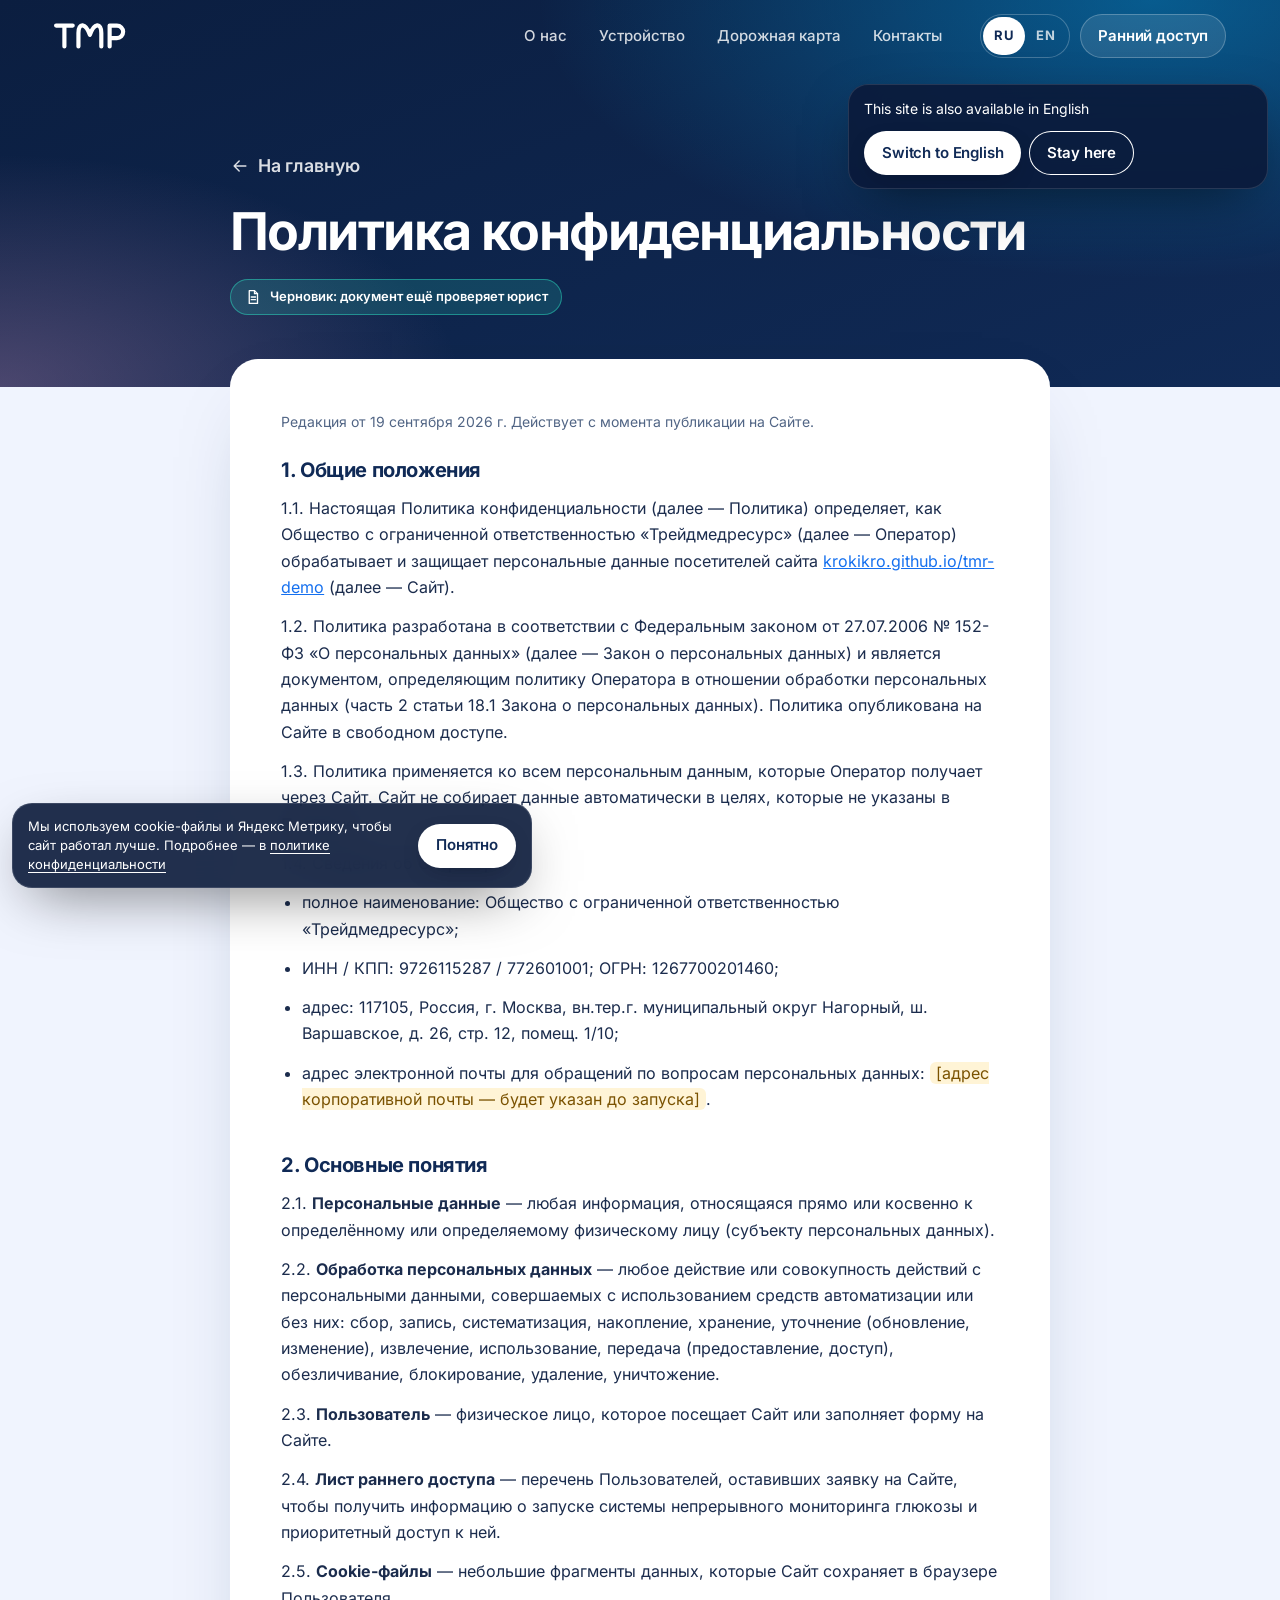
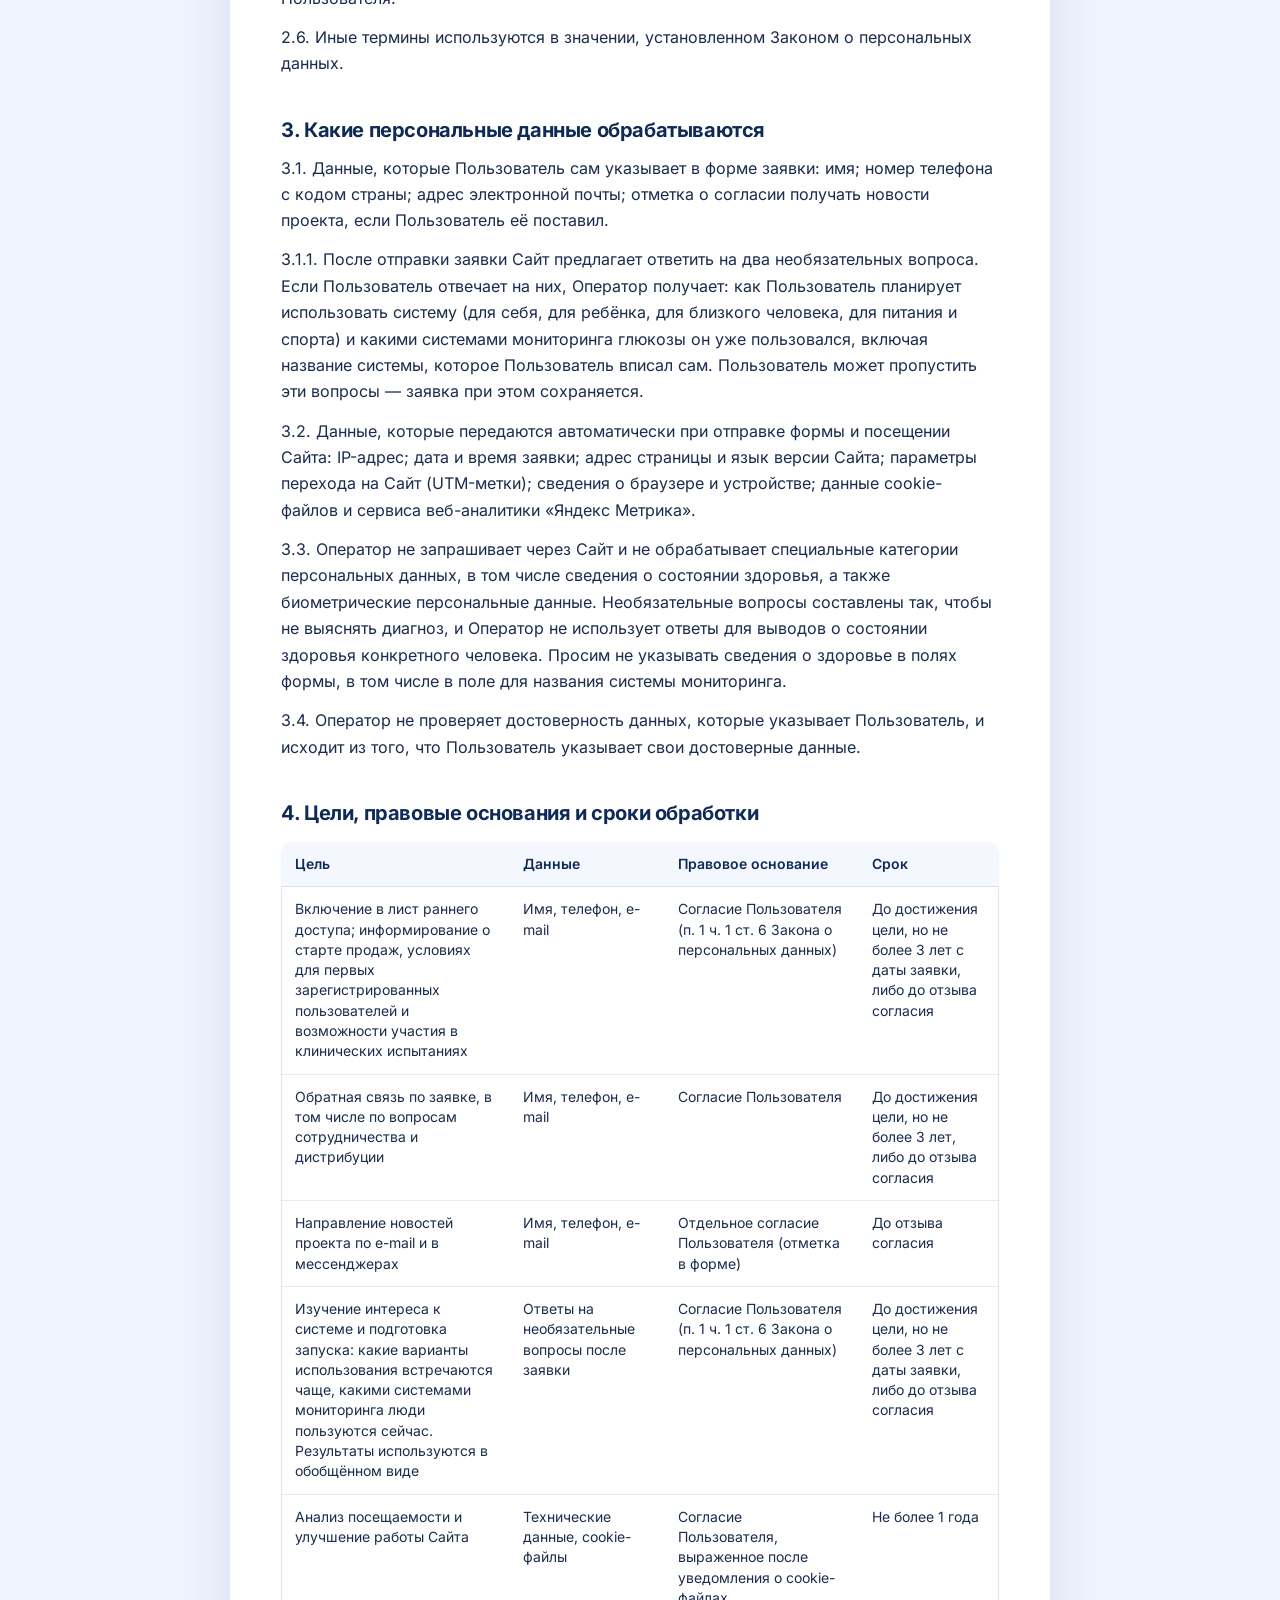
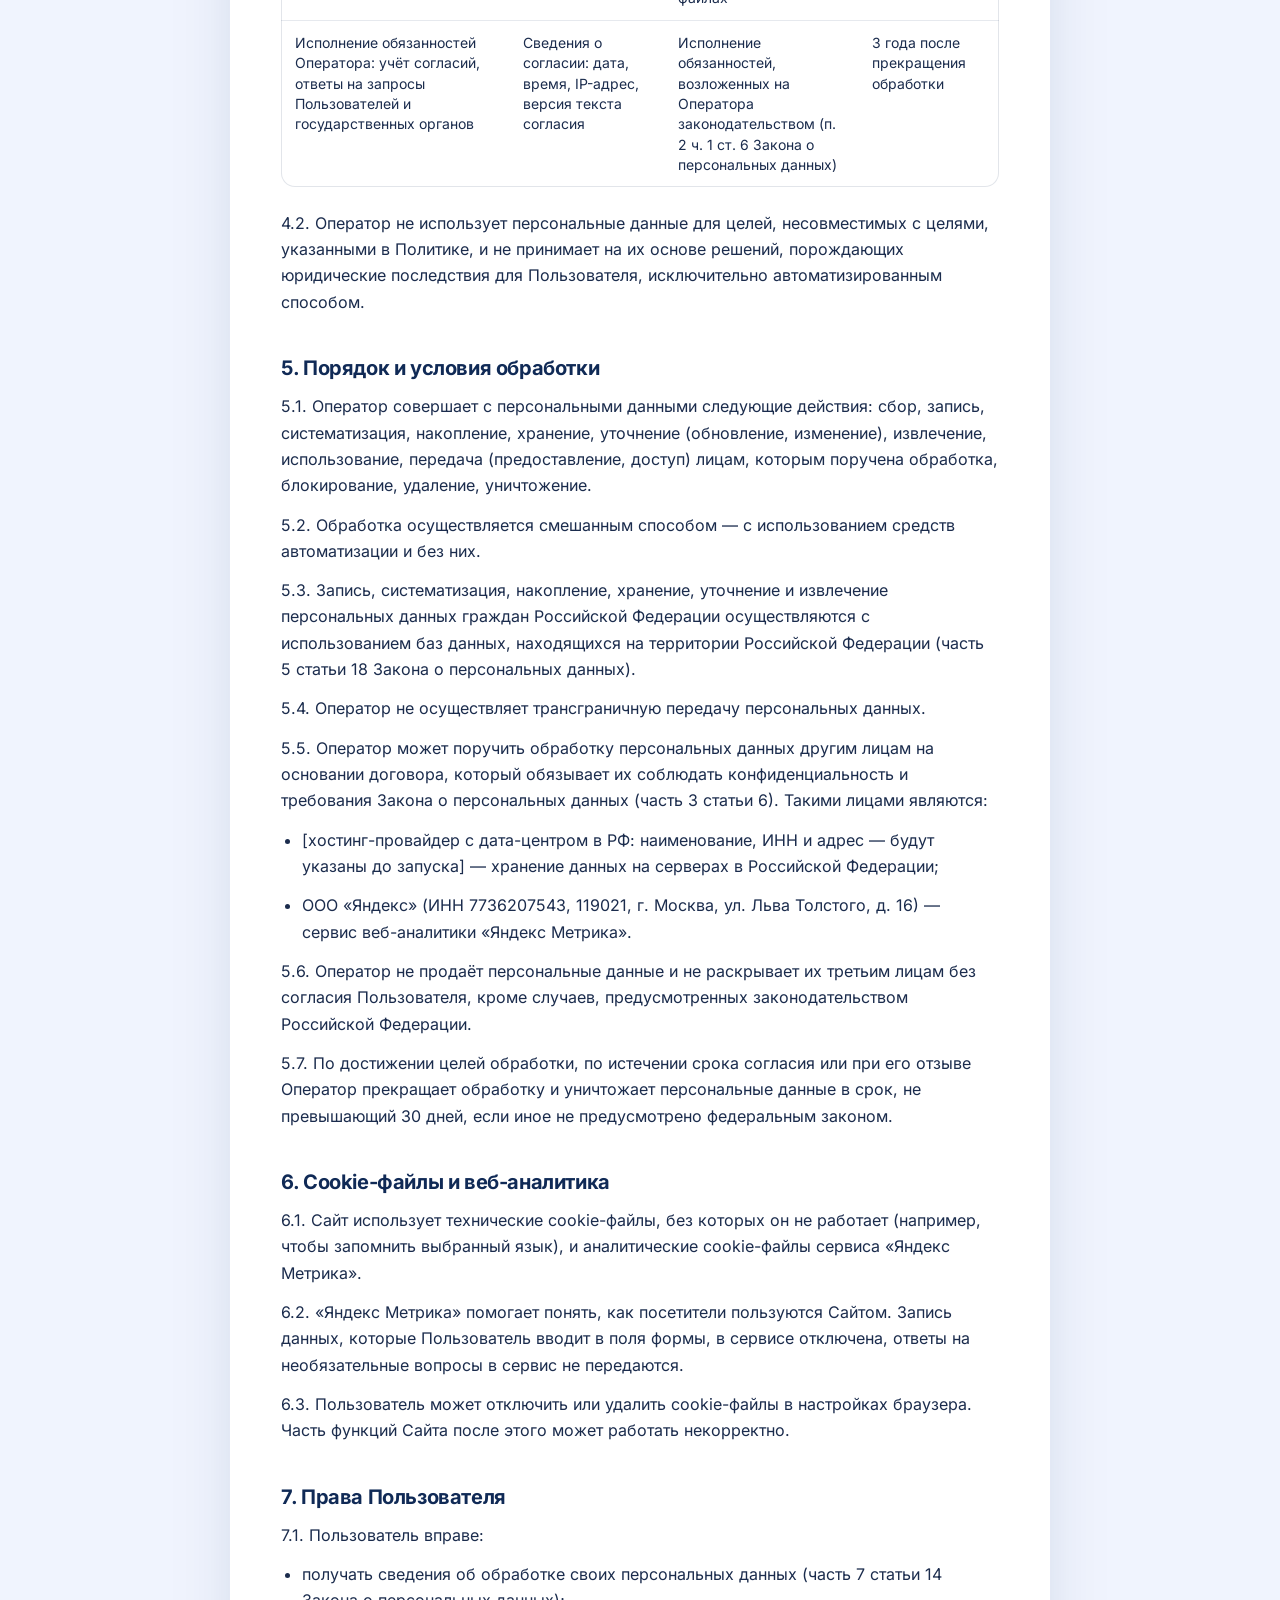
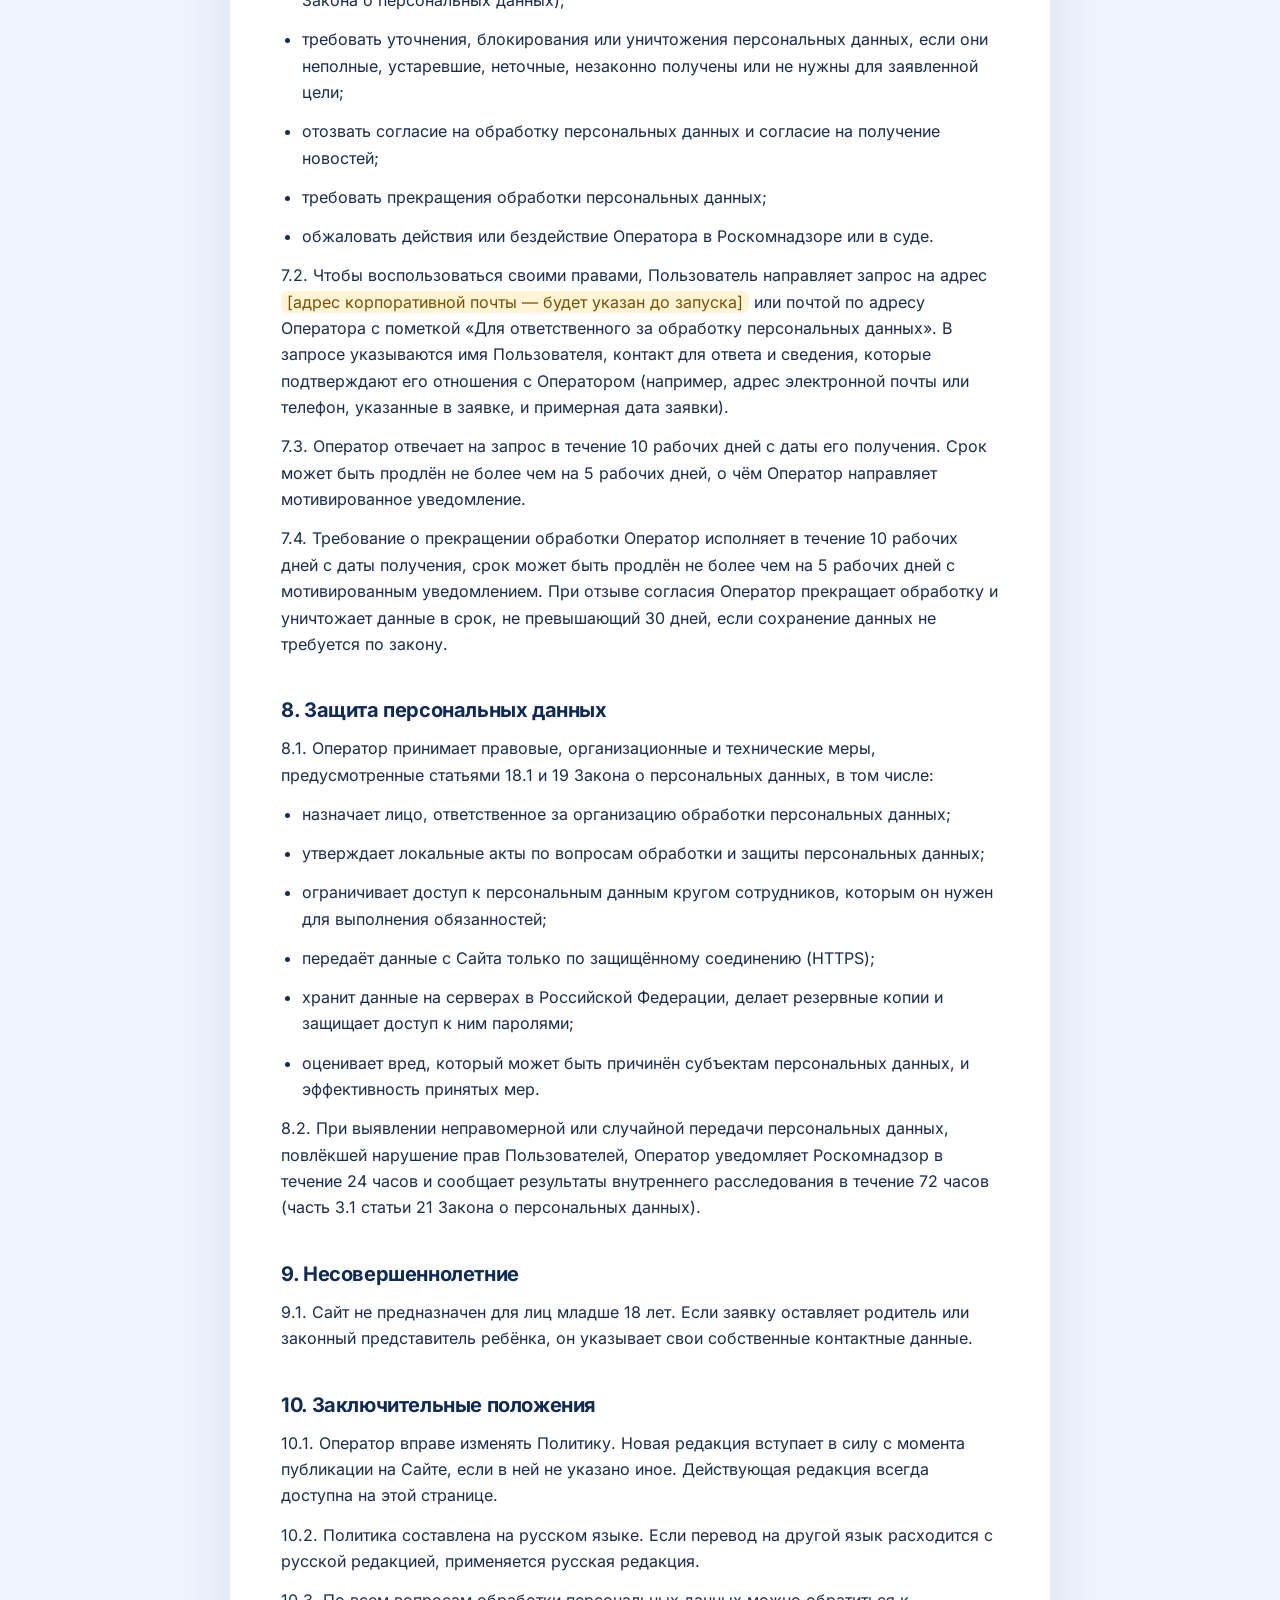
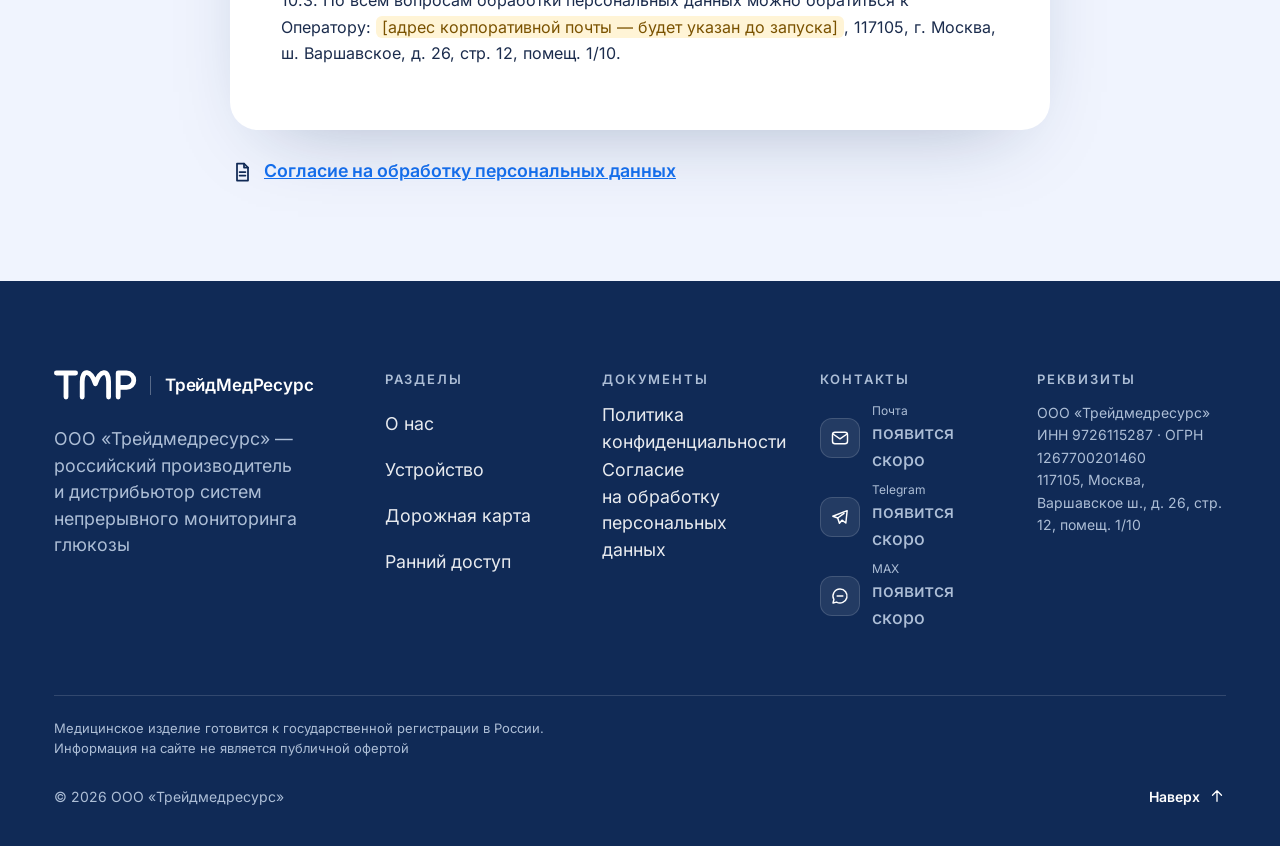
<file: privacy/index.html>
<!doctype html>
<html lang="ru" class="no-js" data-mode="demo" data-route="privacy">
<head>
<meta charset="utf-8">
<meta name="viewport" content="width=device-width, initial-scale=1, viewport-fit=cover">
<title>Политика конфиденциальности — ТМР</title>
<meta name="description" content="ТрейдМедРесурс запускает производство систем непрерывного мониторинга глюкозы в России. Запишитесь в лист раннего доступа: приоритет на покупку и особые условия для первых">
<meta name="robots" content="noindex, nofollow">
<link rel="canonical" href="https://krokikro.github.io/tmr-demo/privacy/">
<link rel="alternate" hreflang="ru" href="https://krokikro.github.io/tmr-demo/privacy/">
<link rel="alternate" hreflang="en" href="https://krokikro.github.io/tmr-demo/en/privacy/">
<link rel="alternate" hreflang="x-default" href="https://krokikro.github.io/tmr-demo/privacy/">
<meta property="og:type" content="website">
<meta property="og:site_name" content="ТМР">
<meta property="og:locale" content="ru_RU">
<meta property="og:locale:alternate" content="en_US">
<meta property="og:title" content="ТМР — российский производитель и дистрибьютор систем непрерывного мониторинга глюкозы">
<meta property="og:description" content="Датчик, приложение и облако уже работают. Запишитесь в лист раннего доступа">
<meta property="og:url" content="https://krokikro.github.io/tmr-demo/privacy/">
<meta property="og:image" content="https://krokikro.github.io/tmr-demo/assets/img/og-ru.jpg">
<meta property="og:image:width" content="1200">
<meta property="og:image:height" content="630">
<meta property="og:image:alt" content="ТМР — российская система непрерывного мониторинга глюкозы">
<meta name="twitter:card" content="summary_large_image">
<meta name="theme-color" content="#0B1E40">
<link rel="icon" href="../favicon.ico" sizes="32x32">
<link rel="icon" href="../icon.svg" type="image/svg+xml">
<link rel="apple-touch-icon" href="../apple-touch-icon.png">
<link rel="manifest" href="../manifest.webmanifest">
<link rel="preload" href="../assets/media/inter-cyrillic-wght-normal-JEOLYBOO.woff2" as="font" type="font/woff2" crossorigin>
<link rel="preload" href="../assets/media/inter-latin-wght-normal-NRMW37G5.woff2" as="font" type="font/woff2" crossorigin>
<link rel="stylesheet" href="../assets/css/main-SM5LLX7G.css">
<script>(function(d){var h=d.documentElement;h.className=h.className.replace('no-js','js');try{if(matchMedia('(prefers-reduced-motion: reduce)').matches)h.className+=' rm'}catch(e){}})(document);</script>
<script type="module" src="../assets/js/main-56EIIE7F.js"></script>
</head>
<body class="page page--privacy">
<a class="skip" href="#main">Перейти к содержанию</a>
<header class="hdr" data-hdr>
  <div class="hdr__inner">
    <a class="hdr__logo" href="../" aria-label="ТМР — на главную"><svg class="logo logo--draw" viewBox="0 -0.5 68.5 25" role="img" aria-label="ТМР" focusable="false"><g fill="none" stroke-width="4" stroke-linecap="round" stroke-linejoin="round"><path class="logo__t" pathLength="1" stroke="currentColor" d="M2 2H18M10 2V22"/><path class="logo__m" pathLength="1" stroke="currentColor" d="M23.5 22V9C23.5 -1 30.5 -1 34.5 11C38.5 -1 45.5 -1 45.5 9V22"/><path class="logo__r" pathLength="1" stroke="currentColor" d="M53.5 22V2H60.5A6 6 0 0 1 60.5 14H53.5"/></g></svg></a>
    <nav class="hdr__nav" aria-label="Разделы страницы">
      <ul>
                <li><a href="../#about" data-nav="about">О нас</a></li>
                <li><a href="../#device" data-nav="device">Устройство</a></li>
                <li><a href="../#roadmap" data-nav="roadmap">Дорожная карта</a></li>
                <li><a href="../#contacts" data-nav="contacts">Контакты</a></li>
              </ul>
    </nav>
    <div class="hdr__actions">
      <div class="lang" role="group" aria-label="Язык сайта">
                <span class="lang__item is-current" aria-current="true">RU</span>
        <a class="lang__item" href="../en/privacy/" hreflang="en" lang="en" data-lang-switch title="Switch to English">EN</a>
                <span class="lang__thumb" aria-hidden="true"></span>
      </div>
      <a class="btn btn--small btn--glass hdr__cta" href="../#hero-form" data-cta-nearest>Ранний доступ</a>
      <button type="button" class="burger" aria-expanded="false" aria-controls="menu" aria-label="Открыть меню" data-burger>
        <span class="burger__line"></span><span class="burger__line"></span>
      </button>
    </div>
  </div>
</header>
<div class="menu" id="menu" data-menu hidden>
  <div class="menu__panel">
    <nav class="menu__nav" aria-label="Меню">
      <ul>
                <li style="--i:0"><a href="../#about" data-menu-link><span class="menu__num">01</span>О нас</a></li>
                <li style="--i:1"><a href="../#device" data-menu-link><span class="menu__num">02</span>Устройство</a></li>
                <li style="--i:2"><a href="../#roadmap" data-menu-link><span class="menu__num">03</span>Дорожная карта</a></li>
                <li style="--i:3"><a href="../#contacts" data-menu-link><span class="menu__num">04</span>Контакты</a></li>
              </ul>
    </nav>
    <a class="btn btn--primary btn--block menu__cta" href="../#join" data-menu-link>Ранний доступ<svg class="icon btn__icon" viewBox="0 0 24 24" width="24" height="24" fill="none" stroke="currentColor" stroke-width="1.75" stroke-linecap="round" stroke-linejoin="round" aria-hidden="true" focusable="false"><path d="M5 12h14M13 6l6 6-6 6"/></svg></a>
  </div>
</div>
<main id="main" tabindex="-1">
<section class="legal" aria-labelledby="legal-title">
  <div class="legal__hero">
    <div class="wrap wrap--narrow">
      <a class="link-back" href="../"><svg class="icon link-back__icon" viewBox="0 0 24 24" width="24" height="24" fill="none" stroke="currentColor" stroke-width="1.75" stroke-linecap="round" stroke-linejoin="round" aria-hidden="true" focusable="false"><path d="M5 12h14M13 6l6 6-6 6"/></svg>На главную</a>
      <h1 class="h2 legal__title" id="legal-title">Политика конфиденциальности</h1>
      <p class="legal__draft"><svg class="icon" viewBox="0 0 24 24" width="24" height="24" fill="none" stroke="currentColor" stroke-width="1.75" stroke-linecap="round" stroke-linejoin="round" aria-hidden="true" focusable="false"><path d="M7 3.5h7l4 4v13H7z"/><path d="M14 3.5v4h4M9.6 12h5.8M9.6 15.6h5.8"/></svg>Черновик: документ ещё проверяет юрист</p>
    </div>
  </div>
  <div class="wrap wrap--narrow">
    <article class="legal__body">
      <p class="legal-meta">Редакция от 19 сентября 2026 г. Действует с момента публикации на Сайте.</p>

<h2>1. Общие положения</h2>
<p>1.1. Настоящая Политика конфиденциальности (далее — Политика) определяет, как Общество с ограниченной ответственностью «Трейдмедресурс» (далее — Оператор) обрабатывает и защищает персональные данные посетителей сайта <a href="https://krokikro.github.io/tmr-demo/">krokikro.github.io/tmr-demo</a> (далее — Сайт).</p>
<p>1.2. Политика разработана в соответствии с Федеральным законом от 27.07.2006 № 152-ФЗ «О персональных данных» (далее — Закон о персональных данных) и является документом, определяющим политику Оператора в отношении обработки персональных данных (часть 2 статьи 18.1 Закона о персональных данных). Политика опубликована на Сайте в свободном доступе.</p>
<p>1.3. Политика применяется ко всем персональным данным, которые Оператор получает через Сайт. Сайт не собирает данные автоматически в целях, которые не указаны в Политике.</p>
<p>1.4. Сведения об Операторе:</p>
<ul>
  <li>полное наименование: Общество с ограниченной ответственностью «Трейдмедресурс»;</li>
  <li>ИНН / КПП: 9726115287 / 772601001; ОГРН: 1267700201460;</li>
  <li>адрес: 117105, Россия, г. Москва, вн.тер.г. муниципальный округ Нагорный, ш. Варшавское, д. 26, стр. 12, помещ. 1/10;</li>
  <li>адрес электронной почты для обращений по вопросам персональных данных: <span class="legal-placeholder">[адрес корпоративной почты — будет указан до запуска]</span>.</li>
</ul>

<h2>2. Основные понятия</h2>
<p>2.1. <b>Персональные данные</b> — любая информация, относящаяся прямо или косвенно к определённому или определяемому физическому лицу (субъекту персональных данных).</p>
<p>2.2. <b>Обработка персональных данных</b> — любое действие или совокупность действий с персональными данными, совершаемых с использованием средств автоматизации или без них: сбор, запись, систематизация, накопление, хранение, уточнение (обновление, изменение), извлечение, использование, передача (предоставление, доступ), обезличивание, блокирование, удаление, уничтожение.</p>
<p>2.3. <b>Пользователь</b> — физическое лицо, которое посещает Сайт или заполняет форму на Сайте.</p>
<p>2.4. <b>Лист раннего доступа</b> — перечень Пользователей, оставивших заявку на Сайте, чтобы получить информацию о запуске системы непрерывного мониторинга глюкозы и приоритетный доступ к ней.</p>
<p>2.5. <b>Cookie-файлы</b> — небольшие фрагменты данных, которые Сайт сохраняет в браузере Пользователя.</p>
<p>2.6. Иные термины используются в значении, установленном Законом о персональных данных.</p>

<h2>3. Какие персональные данные обрабатываются</h2>
<p>3.1. Данные, которые Пользователь сам указывает в форме заявки: имя; номер телефона с кодом страны; адрес электронной почты; отметка о согласии получать новости проекта, если Пользователь её поставил.</p>
<p>3.1.1. После отправки заявки Сайт предлагает ответить на два необязательных вопроса. Если Пользователь отвечает на них, Оператор получает: как Пользователь планирует использовать систему (для себя, для ребёнка, для близкого человека, для питания и спорта) и какими системами мониторинга глюкозы он уже пользовался, включая название системы, которое Пользователь вписал сам. Пользователь может пропустить эти вопросы — заявка при этом сохраняется.</p>
<p>3.2. Данные, которые передаются автоматически при отправке формы и посещении Сайта: IP-адрес; дата и время заявки; адрес страницы и язык версии Сайта; параметры перехода на Сайт (UTM-метки); сведения о браузере и устройстве; данные cookie-файлов и сервиса веб-аналитики «Яндекс Метрика».</p>
<p>3.3. Оператор не запрашивает через Сайт и не обрабатывает специальные категории персональных данных, в том числе сведения о состоянии здоровья, а также биометрические персональные данные. Необязательные вопросы составлены так, чтобы не выяснять диагноз, и Оператор не использует ответы для выводов о состоянии здоровья конкретного человека. Просим не указывать сведения о здоровье в полях формы, в том числе в поле для названия системы мониторинга.</p>
<p>3.4. Оператор не проверяет достоверность данных, которые указывает Пользователь, и исходит из того, что Пользователь указывает свои достоверные данные.</p>

<h2>4. Цели, правовые основания и сроки обработки</h2>
<div class="legal-table">
<table>
  <thead><tr><th>Цель</th><th>Данные</th><th>Правовое основание</th><th>Срок</th></tr></thead>
  <tbody>
    <tr><td>Включение в лист раннего доступа; информирование о старте продаж, условиях для первых зарегистрированных пользователей и возможности участия в клинических испытаниях</td><td>Имя, телефон, e-mail</td><td>Согласие Пользователя (п. 1 ч. 1 ст. 6 Закона о персональных данных)</td><td>До достижения цели, но не более 3 лет с даты заявки, либо до отзыва согласия</td></tr>
    <tr><td>Обратная связь по заявке, в том числе по вопросам сотрудничества и дистрибуции</td><td>Имя, телефон, e-mail</td><td>Согласие Пользователя</td><td>До достижения цели, но не более 3 лет, либо до отзыва согласия</td></tr>
    <tr><td>Направление новостей проекта по e-mail и в мессенджерах</td><td>Имя, телефон, e-mail</td><td>Отдельное согласие Пользователя (отметка в форме)</td><td>До отзыва согласия</td></tr>
    <tr><td>Изучение интереса к системе и подготовка запуска: какие варианты использования встречаются чаще, какими системами мониторинга люди пользуются сейчас. Результаты используются в обобщённом виде</td><td>Ответы на необязательные вопросы после заявки</td><td>Согласие Пользователя (п. 1 ч. 1 ст. 6 Закона о персональных данных)</td><td>До достижения цели, но не более 3 лет с даты заявки, либо до отзыва согласия</td></tr>
    <tr><td>Анализ посещаемости и улучшение работы Сайта</td><td>Технические данные, cookie-файлы</td><td>Согласие Пользователя, выраженное после уведомления о cookie-файлах</td><td>Не более 1 года</td></tr>
    <tr><td>Исполнение обязанностей Оператора: учёт согласий, ответы на запросы Пользователей и государственных органов</td><td>Сведения о согласии: дата, время, IP-адрес, версия текста согласия</td><td>Исполнение обязанностей, возложенных на Оператора законодательством (п. 2 ч. 1 ст. 6 Закона о персональных данных)</td><td>3 года после прекращения обработки</td></tr>
  </tbody>
</table>
</div>
<p>4.2. Оператор не использует персональные данные для целей, несовместимых с целями, указанными в Политике, и не принимает на их основе решений, порождающих юридические последствия для Пользователя, исключительно автоматизированным способом.</p>

<h2>5. Порядок и условия обработки</h2>
<p>5.1. Оператор совершает с персональными данными следующие действия: сбор, запись, систематизация, накопление, хранение, уточнение (обновление, изменение), извлечение, использование, передача (предоставление, доступ) лицам, которым поручена обработка, блокирование, удаление, уничтожение.</p>
<p>5.2. Обработка осуществляется смешанным способом — с использованием средств автоматизации и без них.</p>
<p>5.3. Запись, систематизация, накопление, хранение, уточнение и извлечение персональных данных граждан Российской Федерации осуществляются с использованием баз данных, находящихся на территории Российской Федерации (часть 5 статьи 18 Закона о персональных данных).</p>
<p>5.4. Оператор не осуществляет трансграничную передачу персональных данных.</p>
<p>5.5. Оператор может поручить обработку персональных данных другим лицам на основании договора, который обязывает их соблюдать конфиденциальность и требования Закона о персональных данных (часть 3 статьи 6). Такими лицами являются:</p>
<ul>
  <li>[хостинг-провайдер с дата-центром в РФ: наименование, ИНН и адрес — будут указаны до запуска] — хранение данных на серверах в Российской Федерации;</li>
  <li>ООО «Яндекс» (ИНН 7736207543, 119021, г. Москва, ул. Льва Толстого, д. 16) — сервис веб-аналитики «Яндекс Метрика».</li>
</ul>
<p>5.6. Оператор не продаёт персональные данные и не раскрывает их третьим лицам без согласия Пользователя, кроме случаев, предусмотренных законодательством Российской Федерации.</p>
<p>5.7. По достижении целей обработки, по истечении срока согласия или при его отзыве Оператор прекращает обработку и уничтожает персональные данные в срок, не превышающий 30 дней, если иное не предусмотрено федеральным законом.</p>

<h2>6. Cookie-файлы и веб-аналитика</h2>
<p>6.1. Сайт использует технические cookie-файлы, без которых он не работает (например, чтобы запомнить выбранный язык), и аналитические cookie-файлы сервиса «Яндекс Метрика».</p>
<p>6.2. «Яндекс Метрика» помогает понять, как посетители пользуются Сайтом. Запись данных, которые Пользователь вводит в поля формы, в сервисе отключена, ответы на необязательные вопросы в сервис не передаются.</p>
<p>6.3. Пользователь может отключить или удалить cookie-файлы в настройках браузера. Часть функций Сайта после этого может работать некорректно.</p>

<h2>7. Права Пользователя</h2>
<p>7.1. Пользователь вправе:</p>
<ul>
  <li>получать сведения об обработке своих персональных данных (часть 7 статьи 14 Закона о персональных данных);</li>
  <li>требовать уточнения, блокирования или уничтожения персональных данных, если они неполные, устаревшие, неточные, незаконно получены или не нужны для заявленной цели;</li>
  <li>отозвать согласие на обработку персональных данных и согласие на получение новостей;</li>
  <li>требовать прекращения обработки персональных данных;</li>
  <li>обжаловать действия или бездействие Оператора в Роскомнадзоре или в суде.</li>
</ul>
<p>7.2. Чтобы воспользоваться своими правами, Пользователь направляет запрос на адрес <span class="legal-placeholder">[адрес корпоративной почты — будет указан до запуска]</span> или почтой по адресу Оператора с пометкой «Для ответственного за обработку персональных данных». В запросе указываются имя Пользователя, контакт для ответа и сведения, которые подтверждают его отношения с Оператором (например, адрес электронной почты или телефон, указанные в заявке, и примерная дата заявки).</p>
<p>7.3. Оператор отвечает на запрос в течение 10 рабочих дней с даты его получения. Срок может быть продлён не более чем на 5 рабочих дней, о чём Оператор направляет мотивированное уведомление.</p>
<p>7.4. Требование о прекращении обработки Оператор исполняет в течение 10 рабочих дней с даты получения, срок может быть продлён не более чем на 5 рабочих дней с мотивированным уведомлением. При отзыве согласия Оператор прекращает обработку и уничтожает данные в срок, не превышающий 30 дней, если сохранение данных не требуется по закону.</p>

<h2>8. Защита персональных данных</h2>
<p>8.1. Оператор принимает правовые, организационные и технические меры, предусмотренные статьями 18.1 и 19 Закона о персональных данных, в том числе:</p>
<ul>
  <li>назначает лицо, ответственное за организацию обработки персональных данных;</li>
  <li>утверждает локальные акты по вопросам обработки и защиты персональных данных;</li>
  <li>ограничивает доступ к персональным данным кругом сотрудников, которым он нужен для выполнения обязанностей;</li>
  <li>передаёт данные с Сайта только по защищённому соединению (HTTPS);</li>
  <li>хранит данные на серверах в Российской Федерации, делает резервные копии и защищает доступ к ним паролями;</li>
  <li>оценивает вред, который может быть причинён субъектам персональных данных, и эффективность принятых мер.</li>
</ul>
<p>8.2. При выявлении неправомерной или случайной передачи персональных данных, повлёкшей нарушение прав Пользователей, Оператор уведомляет Роскомнадзор в течение 24 часов и сообщает результаты внутреннего расследования в течение 72 часов (часть 3.1 статьи 21 Закона о персональных данных).</p>

<h2>9. Несовершеннолетние</h2>
<p>9.1. Сайт не предназначен для лиц младше 18 лет. Если заявку оставляет родитель или законный представитель ребёнка, он указывает свои собственные контактные данные.</p>

<h2>10. Заключительные положения</h2>
<p>10.1. Оператор вправе изменять Политику. Новая редакция вступает в силу с момента публикации на Сайте, если в ней не указано иное. Действующая редакция всегда доступна на этой странице.</p>
<p>10.2. Политика составлена на русском языке. Если перевод на другой язык расходится с русской редакцией, применяется русская редакция.</p>
<p>10.3. По всем вопросам обработки персональных данных можно обратиться к Оператору: <span class="legal-placeholder">[адрес корпоративной почты — будет указан до запуска]</span>, 117105, г. Москва, ш. Варшавское, д. 26, стр. 12, помещ. 1/10.</p>
    </article>
    <p class="legal__other"><svg class="icon" viewBox="0 0 24 24" width="24" height="24" fill="none" stroke="currentColor" stroke-width="1.75" stroke-linecap="round" stroke-linejoin="round" aria-hidden="true" focusable="false"><path d="M7 3.5h7l4 4v13H7z"/><path d="M14 3.5v4h4M9.6 12h5.8M9.6 15.6h5.8"/></svg><a href="../consent/">Согласие на обработку персональных данных</a></p>
  </div>
</section>
</main>
<footer class="ftr sec" id="contacts" data-sec="footer" data-theme="dark">
  <div class="sec__bg" aria-hidden="true"></div>
  <div class="wrap ftr__grid">
    <div class="ftr__brand">
      <a class="ftr__logo" href="../" aria-label="ТМР — на главную"><span class="logo-h"><svg class="logo logo-h__mark" viewBox="0 -0.5 68.5 25" role="img" aria-label="ТрейдМедРесурс" focusable="false"><g fill="none" stroke-width="4" stroke-linecap="round" stroke-linejoin="round"><path class="logo__t" pathLength="1" stroke="currentColor" d="M2 2H18M10 2V22"/><path class="logo__m" pathLength="1" stroke="currentColor" d="M23.5 22V9C23.5 -1 30.5 -1 34.5 11C38.5 -1 45.5 -1 45.5 9V22"/><path class="logo__r" pathLength="1" stroke="currentColor" d="M53.5 22V2H60.5A6 6 0 0 1 60.5 14H53.5"/></g></svg><span class="logo-h__name" aria-hidden="true">ТрейдМедРесурс</span></span></a>
      <p class="ftr__about">ООО «Трейдмедресурс» — российский производитель и дистрибьютор систем непрерывного мониторинга глюкозы</p>
    </div>
    <nav class="ftr__col" aria-labelledby="ftr-sections">
      <h2 class="ftr__h" id="ftr-sections">Разделы</h2>
      <ul class="ftr__list">
                <li><a href="../#about">О нас</a></li>
                <li><a href="../#device">Устройство</a></li>
                <li><a href="../#roadmap">Дорожная карта</a></li>
                <li><a href="../#join">Ранний доступ</a></li>
      </ul>
    </nav>
    <nav class="ftr__col" aria-labelledby="ftr-docs">
      <h2 class="ftr__h" id="ftr-docs">Документы</h2>
      <ul class="ftr__list">
        <li><a href="../privacy/">Политика конфиденциальности</a></li>
        <li><a href="../consent/">Согласие на обработку персональных данных</a></li>
      </ul>
    </nav>
    <div class="ftr__col">
      <h2 class="ftr__h">Контакты</h2>
      <ul class="ftr__list ftr__contacts">
                <li>
                    <span class="contact contact--soon">
            <span class="contact__icon"><svg class="icon" viewBox="0 0 24 24" width="24" height="24" fill="none" stroke="currentColor" stroke-width="1.75" stroke-linecap="round" stroke-linejoin="round" aria-hidden="true" focusable="false"><rect x="3" y="5" width="18" height="14" rx="3"/><path d="M4 7.5l8 5.5 8-5.5"/></svg></span>
            <span class="contact__body"><span class="contact__label">Почта</span><span class="contact__value">появится скоро</span></span>
          </span>
                  </li>
                <li>
                    <span class="contact contact--soon">
            <span class="contact__icon"><svg class="icon" viewBox="0 0 24 24" width="24" height="24" fill="none" stroke="currentColor" stroke-width="1.75" stroke-linecap="round" stroke-linejoin="round" aria-hidden="true" focusable="false"><path d="M20.6 4.4L3.4 11.1l5.8 2.1 2.1 6.4 3.1-3.8 4.6 3.4z"/><path d="M9.2 13.2l7.6-5.6"/></svg></span>
            <span class="contact__body"><span class="contact__label">Telegram</span><span class="contact__value">появится скоро</span></span>
          </span>
                  </li>
                <li>
                    <span class="contact contact--soon">
            <span class="contact__icon"><svg class="icon" viewBox="0 0 24 24" width="24" height="24" fill="none" stroke="currentColor" stroke-width="1.75" stroke-linecap="round" stroke-linejoin="round" aria-hidden="true" focusable="false"><path d="M12 3.6a8.4 8.4 0 0 0-7.3 12.6L3.6 20.4l4.3-1.1A8.4 8.4 0 1 0 12 3.6z"/><path d="M8.6 12h6.8"/></svg></span>
            <span class="contact__body"><span class="contact__label">MAX</span><span class="contact__value">появится скоро</span></span>
          </span>
                  </li>
              </ul>
    </div>
    <div class="ftr__col ftr__req">
      <h2 class="ftr__h">Реквизиты</h2>
      <p class="ftr__req-text">ООО «Трейдмедресурс»<br>ИНН 9726115287 · ОГРН 1267700201460<br>117105, Москва, Варшавское ш., д. 26, стр. 12, помещ. 1/10</p>
    </div>
  </div>
  <div class="wrap ftr__bottom">
    <p class="ftr__disclaimer">Медицинское изделие готовится к государственной регистрации в России. Информация на сайте не является публичной офертой</p>
    <div class="ftr__row">
      <p class="ftr__copy">© 2026 ООО «Трейдмедресурс»</p>
      <a class="ftr__top" href="#main" data-to-top>Наверх<svg class="icon" viewBox="0 0 24 24" width="24" height="24" fill="none" stroke="currentColor" stroke-width="1.75" stroke-linecap="round" stroke-linejoin="round" aria-hidden="true" focusable="false"><path d="M12 19V5M6 11l6-6 6 6"/></svg></a>
    </div>
  </div>
</footer>
<div class="cookie" data-cookie hidden>
  <p class="cookie__text">Мы используем cookie-файлы и Яндекс Метрику, чтобы сайт работал лучше. Подробнее — в <a href="../privacy/">политике конфиденциальности</a></p>
  <button type="button" class="btn btn--small btn--light cookie__ok" data-cookie-ok>Понятно</button>
</div>
<div class="toast" data-lang-suggest hidden lang="en">
  <p class="toast__text">This site is also available in English</p>
  <div class="toast__actions">
    <a class="btn btn--small btn--light" href="../en/privacy/" data-lang-go hreflang="en">Switch to English</a>
    <button type="button" class="btn btn--small btn--ghost" data-lang-stay>Stay here</button>
  </div>
</div>
<a class="demo-badge" href="../admin/">Демо-версия<span class="demo-badge__sep" aria-hidden="true"> · </span><span class="demo-badge__admin">Админка</span></a>
<script type="application/json" id="app-data">{"lang":"ru","locale":"ru-RU","mode":"demo","api":"../api/lead.php","consentVersion":"2026-09-19","defaultCountry":"RU","popular":["RU","KZ","BY","UZ","KG","AM"],"email":"","metrika":"","otherLang":"../en/","form":{"title":"Лист раннего доступа","sub":"Займёт меньше минуты","name":{"label":"Имя","placeholder":"Как к вам обращаться"},"phone":{"label":"Телефон","country":"Код страны","search":"Страна или код","noResults":"Ничего не нашлось","popular":"Часто выбирают","all":"Все страны","placeholder":"Номер телефона"},"email":{"label":"E-mail","placeholder":"name@mail.ru"},"consentText":"Даю {consent} и принимаю {privacy}","consentLink":"согласие на обработку персональных данных","privacyLink":"политику конфиденциальности","news":"Хочу получать новости проекта. Отписаться можно в любой момент","honeypot":"Оставьте это поле пустым","submit":"Записаться","sending":"Отправляем…","demoNote":"Демо-версия: заявка останется только в вашем браузере — её видно в демо-админке","emailSuggest":"Возможно, вы имели в виду {email}?","fallback":"Если не получается, напишите нам: {email}","errors":{"nameRequired":"Напишите имя буквами — хотя бы 2 символа","nameInvalid":"Имя пишем буквами, без цифр и символов","phoneRequired":"Укажите номер телефона","phoneInvalid":"Проверьте номер: для страны «{country}» он не подходит","phoneRu":"Проверьте номер: для России нужно 10 цифр после +7","emailRequired":"Укажите e-mail","emailInvalid":"Похоже, в адресе ошибка. Пример: name@mail.ru","consent":"Без согласия мы не сможем принять заявку","summary":"Проверьте поля, отмеченные красным","network":"Не получилось отправить. Проверьте интернет и попробуйте ещё раз","rate":"Слишком много заявок подряд. Попробуйте чуть позже","server":"Что-то пошло не так на нашей стороне. Попробуйте ещё раз или напишите нам"},"retry":"Повторить","success":{"title":"Спасибо! Вы в листе раннего доступа","text":"Заявка сохранена. Ответьте ещё на два вопроса — так мы лучше подготовим запуск. Это необязательно","again":"Отправить ещё одну заявку"},"survey":{"purpose":{"label":"Как планируете использовать систему?","options":[{"id":"self","label":"Для себя"},{"id":"child","label":"Для ребёнка"},{"id":"relative","label":"Для близкого человека"},{"id":"wellness","label":"Для питания и спорта"}]},"cgm":{"label":"Какими системами мониторинга уже пользовались?","hint":"Можно выбрать несколько","options":[{"id":"libre","label":"FreeStyle Libre"},{"id":"dexcom","label":"Dexcom"},{"id":"medtronic","label":"Medtronic Guardian"},{"id":"sibionics","label":"Sibionics / Hematonix"},{"id":"linx","label":"Lumiflex Linx / AiDEX"}],"other":"Другая","otherPlaceholder":"Какая именно","none":"Пока ни одной"},"submit":"Отправить ответы","skip":"Пропустить","errors":{"empty":"Выберите хотя бы один ответ или нажмите «Пропустить»","otherRequired":"Напишите, какой системой пользовались"},"done":{"title":"Спасибо за ответы!","text":"Напишем, как только появятся новости о старте"}}},"ui":{"openMenu":"Открыть меню","closeMenu":"Закрыть меню"},"fx":{"_about":"Параметры анимаций и 3D-сцены (ANIM-15, EDIT-04). Цвета — HEX, скорости — множители. Правится без пересборки: файл читается при выводе страницы.","palette":{"hero":{"a":"#0B1E40","b":"#11306A","c":"#1F5CA8","spot1":"#009FE1","spot2":"#2EE6C5","edge":"#1F5CA8"},"about":{"a":"#F0F4FE","b":"#E3ECFC","c":"#EFE7F7","spot1":"#9CCEF6","spot2":"#D9C4EC","light":true,"edge":"#3C9BF5"},"device":{"a":"#040A17","b":"#08132C","c":"#132456","spot1":"#2EE6C5","spot2":"#A77BA5","edge":"#7A62D6"},"roadmap":{"a":"#0B6FB0","b":"#6E5690","c":"#1B5AA0","spot1":"#2EE6C5","spot2":"#57B8F0","edge":"#2EE6C5"},"join":{"a":"#0A2A6B","b":"#123C8C","c":"#1D5FD0","spot1":"#2EE6C5","spot2":"#A77BA5","edge":"#3D8BF0"},"footer":{"a":"#0D2450","b":"#102A56","c":"#16366B","spot1":"#009FE1","spot2":"#A77BA5","edge":"#1B3F7A"}},"flow":{"speed":0.075,"warp":1,"grain":0.03,"blend":0.11,"edge":0.7},"spots":{"follow":0.075,"size":0.3,"intensity":0.5,"burst":1},"bignum":{"_about":"Большое число в блоке «О нас»: fit — растёт при прокрутке и в конце помещается по ширине экрана, marquee — шире экрана и едет вбок","mode":"fit"},"silk":{"colorA":"#2B8FE3","colorB":"#A77BA5","colorC":"#172A63","sheen":"#E8F7FF","sheen2":"#2EE6C5","rim":"#7AD4FF","speed":1,"amplitude":1,"opacityMobile":0.72},"drape":{"_about":"Ткань над аппликатором и сенсором. material: satin — атлас, velvet — бархат, linen — лён. Цвета каждого материала — в materials. tilt и turn — наклон и поворот камеры в градусах, scale — размер, yOff — сдвиг по высоте.","material":"satin","rim":"#7AD4FF","breath":1,"ripple":1,"tilt":14,"turn":14,"scale":1.12,"yOff":-0.5,"materials":{"satin":{"base":"#7486C9","shade":"#0B1033","sheen":"#F4F2FF"},"velvet":{"base":"#2B2F86","shade":"#05061A","sheen":"#C4B4FF"},"linen":{"base":"#CFCADF","shade":"#26243F","sheen":"#FFFFFF"}}},"quality":{"maxDpr":1.75,"mobileMaxDpr":1.35,"bgScale":0.5,"mobileBgScale":0.34,"minFps":50}},"drape":"../assets/media/drape-65CE5B26.bin"}</script></body>
</html>
</file>
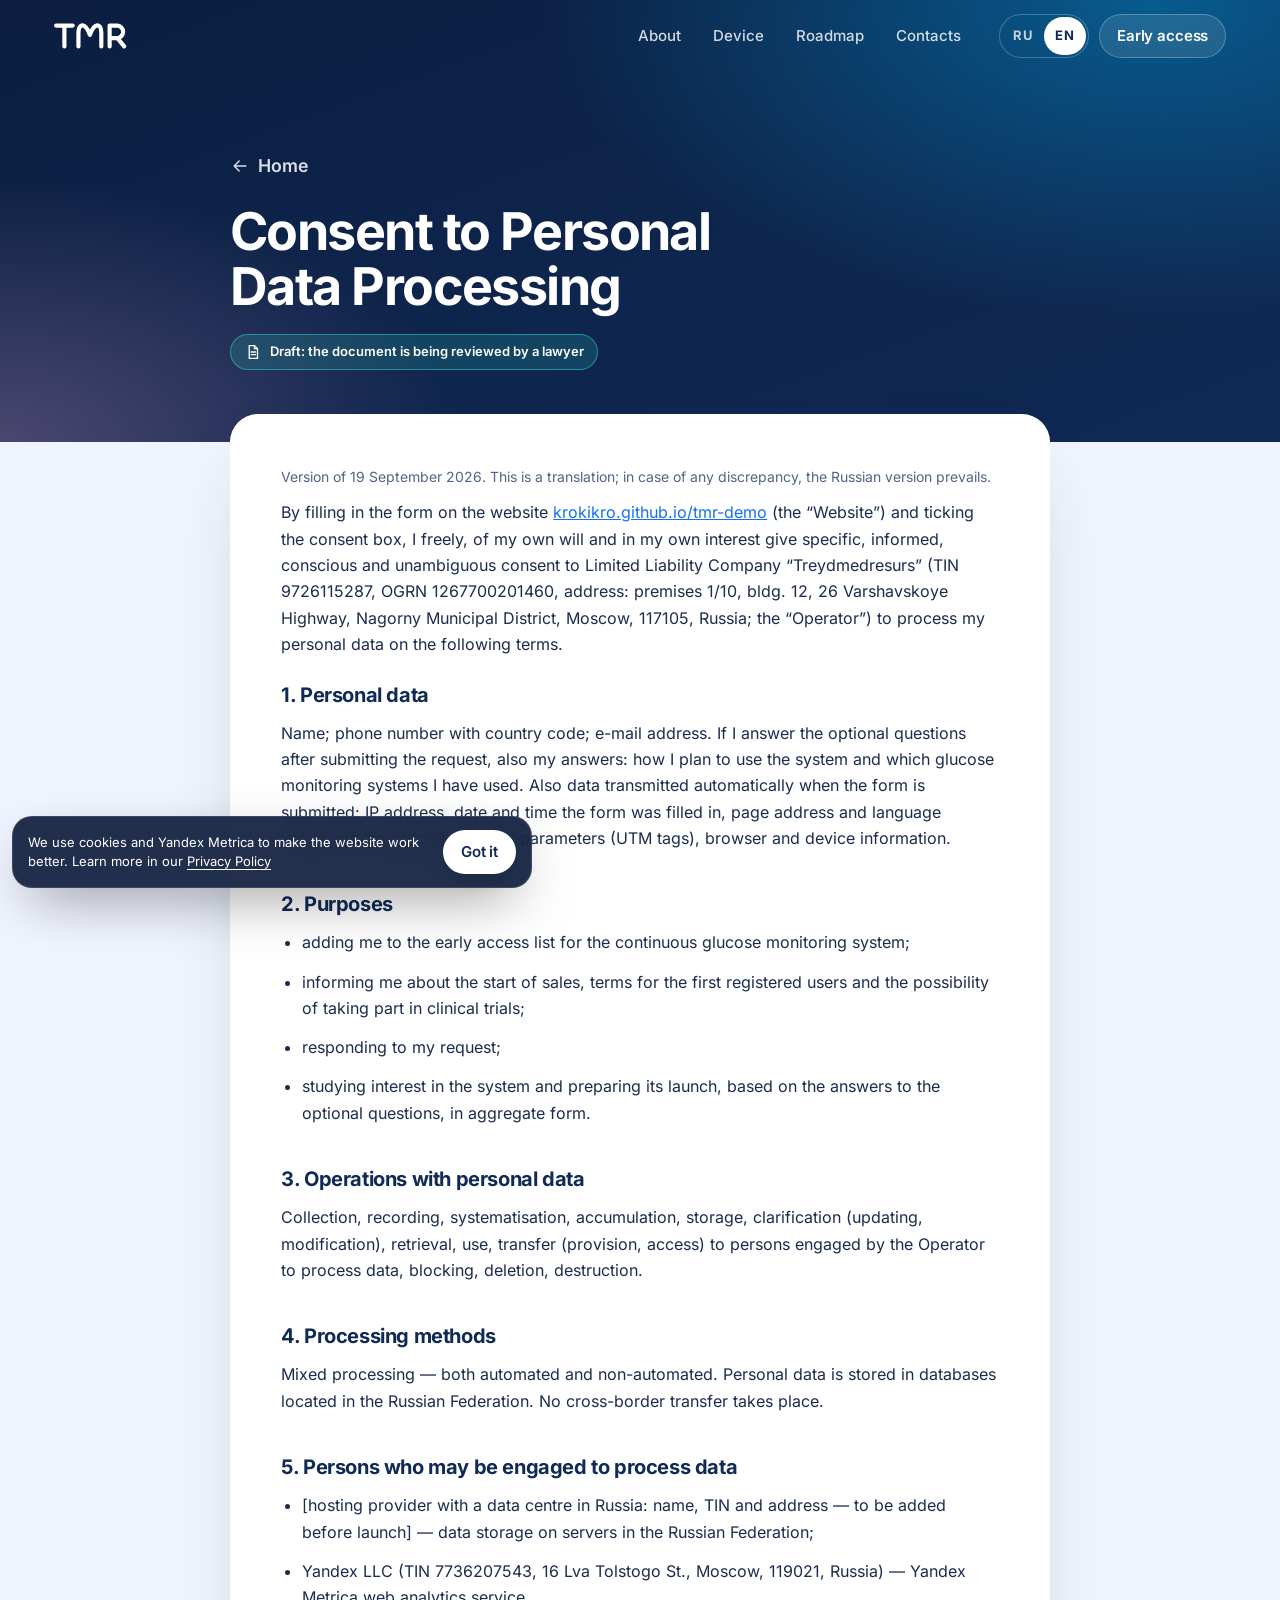
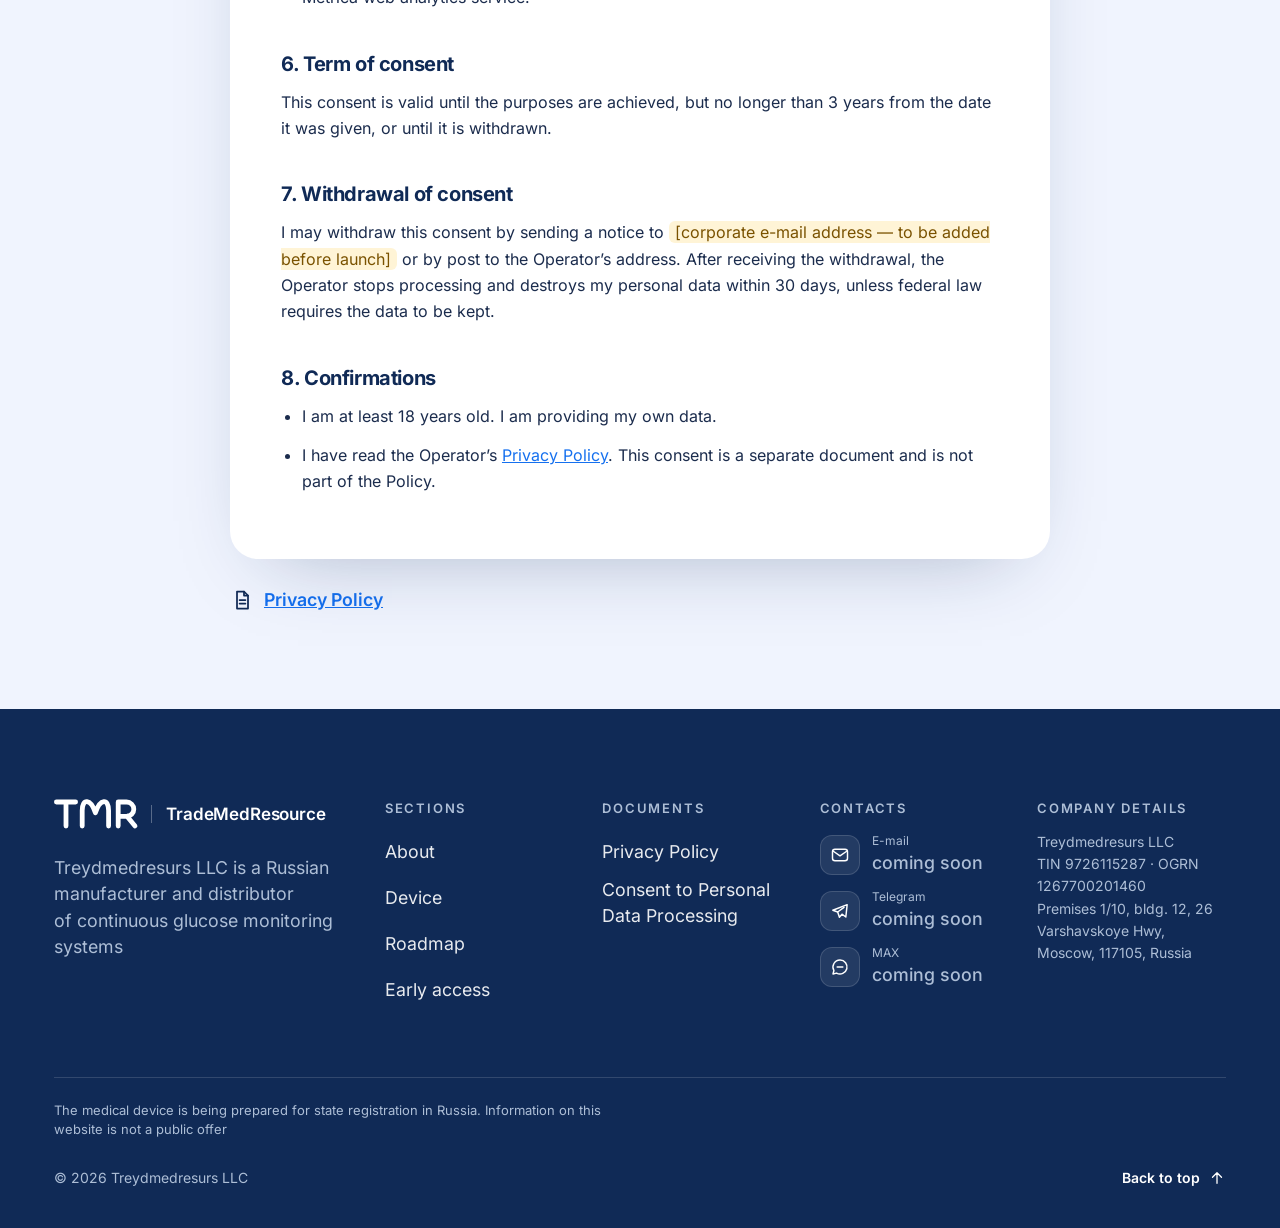
<file: en/consent/index.html>
<!doctype html>
<html lang="en" class="no-js" data-mode="demo" data-route="consent">
<head>
<meta charset="utf-8">
<meta name="viewport" content="width=device-width, initial-scale=1, viewport-fit=cover">
<title>Consent to Personal Data Processing — TMR</title>
<meta name="description" content="TradeMedResource is launching production of continuous glucose monitoring systems in Russia. Join the early access list: purchase priority and special terms for the first users">
<meta name="robots" content="noindex, nofollow">
<link rel="canonical" href="https://krokikro.github.io/tmr-demo/en/consent/">
<link rel="alternate" hreflang="ru" href="https://krokikro.github.io/tmr-demo/consent/">
<link rel="alternate" hreflang="en" href="https://krokikro.github.io/tmr-demo/en/consent/">
<link rel="alternate" hreflang="x-default" href="https://krokikro.github.io/tmr-demo/consent/">
<meta property="og:type" content="website">
<meta property="og:site_name" content="TMR">
<meta property="og:locale" content="en_US">
<meta property="og:locale:alternate" content="ru_RU">
<meta property="og:title" content="TMR — Russian manufacturer and distributor of continuous glucose monitoring systems">
<meta property="og:description" content="The sensor, app and cloud already work. Join the early access list">
<meta property="og:url" content="https://krokikro.github.io/tmr-demo/en/consent/">
<meta property="og:image" content="https://krokikro.github.io/tmr-demo/assets/img/og-en.jpg">
<meta property="og:image:width" content="1200">
<meta property="og:image:height" content="630">
<meta property="og:image:alt" content="TMR — Russian continuous glucose monitoring system">
<meta name="twitter:card" content="summary_large_image">
<meta name="theme-color" content="#0B1E40">
<link rel="icon" href="../../favicon.ico" sizes="32x32">
<link rel="icon" href="../../icon.svg" type="image/svg+xml">
<link rel="apple-touch-icon" href="../../apple-touch-icon.png">
<link rel="manifest" href="../../manifest.webmanifest">
<link rel="preload" href="../../assets/media/inter-latin-wght-normal-NRMW37G5.woff2" as="font" type="font/woff2" crossorigin>
<link rel="stylesheet" href="../../assets/css/main-SM5LLX7G.css">
<script>(function(d){var h=d.documentElement;h.className=h.className.replace('no-js','js');try{if(matchMedia('(prefers-reduced-motion: reduce)').matches)h.className+=' rm'}catch(e){}})(document);</script>
<script type="module" src="../../assets/js/main-56EIIE7F.js"></script>
</head>
<body class="page page--consent">
<a class="skip" href="#main">Skip to content</a>
<header class="hdr" data-hdr>
  <div class="hdr__inner">
    <a class="hdr__logo" href="../../en/" aria-label="TMR — home"><svg class="logo logo--draw" viewBox="0 -0.5 69.6 25" role="img" aria-label="TMR" focusable="false"><g fill="none" stroke-width="4" stroke-linecap="round" stroke-linejoin="round"><path class="logo__t" pathLength="1" stroke="currentColor" d="M2 2H18M10 2V22"/><path class="logo__m" pathLength="1" stroke="currentColor" d="M23.5 22V9C23.5 -1 30.5 -1 34.5 11C38.5 -1 45.5 -1 45.5 9V22"/><path class="logo__r" pathLength="1" stroke="currentColor" d="M53.5 22V2H60.5A6 6 0 0 1 60.5 14H53.5M61 14L67.5 22"/></g></svg></a>
    <nav class="hdr__nav" aria-label="Page sections">
      <ul>
                <li><a href="../../en/#about" data-nav="about">About</a></li>
                <li><a href="../../en/#device" data-nav="device">Device</a></li>
                <li><a href="../../en/#roadmap" data-nav="roadmap">Roadmap</a></li>
                <li><a href="../../en/#contacts" data-nav="contacts">Contacts</a></li>
              </ul>
    </nav>
    <div class="hdr__actions">
      <div class="lang" role="group" aria-label="Site language">
                <a class="lang__item" href="../../consent/" hreflang="ru" lang="ru" data-lang-switch title="Перейти на русский">RU</a>
        <span class="lang__item is-current" aria-current="true">EN</span>
                <span class="lang__thumb" aria-hidden="true"></span>
      </div>
      <a class="btn btn--small btn--glass hdr__cta" href="../../en/#hero-form" data-cta-nearest>Early access</a>
      <button type="button" class="burger" aria-expanded="false" aria-controls="menu" aria-label="Open menu" data-burger>
        <span class="burger__line"></span><span class="burger__line"></span>
      </button>
    </div>
  </div>
</header>
<div class="menu" id="menu" data-menu hidden>
  <div class="menu__panel">
    <nav class="menu__nav" aria-label="Menu">
      <ul>
                <li style="--i:0"><a href="../../en/#about" data-menu-link><span class="menu__num">01</span>About</a></li>
                <li style="--i:1"><a href="../../en/#device" data-menu-link><span class="menu__num">02</span>Device</a></li>
                <li style="--i:2"><a href="../../en/#roadmap" data-menu-link><span class="menu__num">03</span>Roadmap</a></li>
                <li style="--i:3"><a href="../../en/#contacts" data-menu-link><span class="menu__num">04</span>Contacts</a></li>
              </ul>
    </nav>
    <a class="btn btn--primary btn--block menu__cta" href="../../en/#join" data-menu-link>Early access<svg class="icon btn__icon" viewBox="0 0 24 24" width="24" height="24" fill="none" stroke="currentColor" stroke-width="1.75" stroke-linecap="round" stroke-linejoin="round" aria-hidden="true" focusable="false"><path d="M5 12h14M13 6l6 6-6 6"/></svg></a>
  </div>
</div>
<main id="main" tabindex="-1">
<section class="legal" aria-labelledby="legal-title">
  <div class="legal__hero">
    <div class="wrap wrap--narrow">
      <a class="link-back" href="../../en/"><svg class="icon link-back__icon" viewBox="0 0 24 24" width="24" height="24" fill="none" stroke="currentColor" stroke-width="1.75" stroke-linecap="round" stroke-linejoin="round" aria-hidden="true" focusable="false"><path d="M5 12h14M13 6l6 6-6 6"/></svg>Home</a>
      <h1 class="h2 legal__title" id="legal-title">Consent to Personal Data Processing</h1>
      <p class="legal__draft"><svg class="icon" viewBox="0 0 24 24" width="24" height="24" fill="none" stroke="currentColor" stroke-width="1.75" stroke-linecap="round" stroke-linejoin="round" aria-hidden="true" focusable="false"><path d="M7 3.5h7l4 4v13H7z"/><path d="M14 3.5v4h4M9.6 12h5.8M9.6 15.6h5.8"/></svg>Draft: the document is being reviewed by a lawyer</p>
    </div>
  </div>
  <div class="wrap wrap--narrow">
    <article class="legal__body">
      <p class="legal-meta">Version of 19 September 2026. This is a translation; in case of any discrepancy, the Russian version prevails.</p>

<p>By filling in the form on the website <a href="https://krokikro.github.io/tmr-demo/">krokikro.github.io/tmr-demo</a> (the “Website”) and ticking the consent box, I freely, of my own will and in my own interest give specific, informed, conscious and unambiguous consent to Limited Liability Company “Treydmedresurs” (TIN 9726115287, OGRN 1267700201460, address: premises 1/10, bldg. 12, 26 Varshavskoye Highway, Nagorny Municipal District, Moscow, 117105, Russia; the “Operator”) to process my personal data on the following terms.</p>

<h2>1. Personal data</h2>
<p>Name; phone number with country code; e-mail address. If I answer the optional questions after submitting the request, also my answers: how I plan to use the system and which glucose monitoring systems I have used. Also data transmitted automatically when the form is submitted: IP address, date and time the form was filled in, page address and language version of the Website, referral parameters (UTM tags), browser and device information.</p>

<h2>2. Purposes</h2>
<ul>
  <li>adding me to the early access list for the continuous glucose monitoring system;</li>
  <li>informing me about the start of sales, terms for the first registered users and the possibility of taking part in clinical trials;</li>
  <li>responding to my request;</li>
  <li>studying interest in the system and preparing its launch, based on the answers to the optional questions, in aggregate form.</li>
</ul>

<h2>3. Operations with personal data</h2>
<p>Collection, recording, systematisation, accumulation, storage, clarification (updating, modification), retrieval, use, transfer (provision, access) to persons engaged by the Operator to process data, blocking, deletion, destruction.</p>

<h2>4. Processing methods</h2>
<p>Mixed processing — both automated and non-automated. Personal data is stored in databases located in the Russian Federation. No cross-border transfer takes place.</p>

<h2>5. Persons who may be engaged to process data</h2>
<ul>
  <li>[hosting provider with a data centre in Russia: name, TIN and address — to be added before launch] — data storage on servers in the Russian Federation;</li>
  <li>Yandex LLC (TIN 7736207543, 16 Lva Tolstogo St., Moscow, 119021, Russia) — Yandex Metrica web analytics service.</li>
</ul>

<h2>6. Term of consent</h2>
<p>This consent is valid until the purposes are achieved, but no longer than 3 years from the date it was given, or until it is withdrawn.</p>

<h2>7. Withdrawal of consent</h2>
<p>I may withdraw this consent by sending a notice to <span class="legal-placeholder">[corporate e-mail address — to be added before launch]</span> or by post to the Operator’s address. After receiving the withdrawal, the Operator stops processing and destroys my personal data within 30 days, unless federal law requires the data to be kept.</p>

<h2>8. Confirmations</h2>
<ul>
  <li>I am at least 18 years old. I am providing my own data.</li>
  <li>I have read the Operator’s <a href="../../en/privacy/">Privacy Policy</a>. This consent is a separate document and is not part of the Policy.</li>
</ul>
    </article>
    <p class="legal__other"><svg class="icon" viewBox="0 0 24 24" width="24" height="24" fill="none" stroke="currentColor" stroke-width="1.75" stroke-linecap="round" stroke-linejoin="round" aria-hidden="true" focusable="false"><path d="M7 3.5h7l4 4v13H7z"/><path d="M14 3.5v4h4M9.6 12h5.8M9.6 15.6h5.8"/></svg><a href="../../en/privacy/">Privacy Policy</a></p>
  </div>
</section>
</main>
<footer class="ftr sec" id="contacts" data-sec="footer" data-theme="dark">
  <div class="sec__bg" aria-hidden="true"></div>
  <div class="wrap ftr__grid">
    <div class="ftr__brand">
      <a class="ftr__logo" href="../../en/" aria-label="TMR — home"><span class="logo-h"><svg class="logo logo-h__mark" viewBox="0 -0.5 69.6 25" role="img" aria-label="TradeMedResource" focusable="false"><g fill="none" stroke-width="4" stroke-linecap="round" stroke-linejoin="round"><path class="logo__t" pathLength="1" stroke="currentColor" d="M2 2H18M10 2V22"/><path class="logo__m" pathLength="1" stroke="currentColor" d="M23.5 22V9C23.5 -1 30.5 -1 34.5 11C38.5 -1 45.5 -1 45.5 9V22"/><path class="logo__r" pathLength="1" stroke="currentColor" d="M53.5 22V2H60.5A6 6 0 0 1 60.5 14H53.5M61 14L67.5 22"/></g></svg><span class="logo-h__name" aria-hidden="true">TradeMedResource</span></span></a>
      <p class="ftr__about">Treydmedresurs LLC is a Russian manufacturer and distributor of continuous glucose monitoring systems</p>
    </div>
    <nav class="ftr__col" aria-labelledby="ftr-sections">
      <h2 class="ftr__h" id="ftr-sections">Sections</h2>
      <ul class="ftr__list">
                <li><a href="../../en/#about">About</a></li>
                <li><a href="../../en/#device">Device</a></li>
                <li><a href="../../en/#roadmap">Roadmap</a></li>
                <li><a href="../../en/#join">Early access</a></li>
      </ul>
    </nav>
    <nav class="ftr__col" aria-labelledby="ftr-docs">
      <h2 class="ftr__h" id="ftr-docs">Documents</h2>
      <ul class="ftr__list">
        <li><a href="../../en/privacy/">Privacy Policy</a></li>
        <li><a href="../../en/consent/">Consent to Personal Data Processing</a></li>
      </ul>
    </nav>
    <div class="ftr__col">
      <h2 class="ftr__h">Contacts</h2>
      <ul class="ftr__list ftr__contacts">
                <li>
                    <span class="contact contact--soon">
            <span class="contact__icon"><svg class="icon" viewBox="0 0 24 24" width="24" height="24" fill="none" stroke="currentColor" stroke-width="1.75" stroke-linecap="round" stroke-linejoin="round" aria-hidden="true" focusable="false"><rect x="3" y="5" width="18" height="14" rx="3"/><path d="M4 7.5l8 5.5 8-5.5"/></svg></span>
            <span class="contact__body"><span class="contact__label">E-mail</span><span class="contact__value">coming soon</span></span>
          </span>
                  </li>
                <li>
                    <span class="contact contact--soon">
            <span class="contact__icon"><svg class="icon" viewBox="0 0 24 24" width="24" height="24" fill="none" stroke="currentColor" stroke-width="1.75" stroke-linecap="round" stroke-linejoin="round" aria-hidden="true" focusable="false"><path d="M20.6 4.4L3.4 11.1l5.8 2.1 2.1 6.4 3.1-3.8 4.6 3.4z"/><path d="M9.2 13.2l7.6-5.6"/></svg></span>
            <span class="contact__body"><span class="contact__label">Telegram</span><span class="contact__value">coming soon</span></span>
          </span>
                  </li>
                <li>
                    <span class="contact contact--soon">
            <span class="contact__icon"><svg class="icon" viewBox="0 0 24 24" width="24" height="24" fill="none" stroke="currentColor" stroke-width="1.75" stroke-linecap="round" stroke-linejoin="round" aria-hidden="true" focusable="false"><path d="M12 3.6a8.4 8.4 0 0 0-7.3 12.6L3.6 20.4l4.3-1.1A8.4 8.4 0 1 0 12 3.6z"/><path d="M8.6 12h6.8"/></svg></span>
            <span class="contact__body"><span class="contact__label">MAX</span><span class="contact__value">coming soon</span></span>
          </span>
                  </li>
              </ul>
    </div>
    <div class="ftr__col ftr__req">
      <h2 class="ftr__h">Company details</h2>
      <p class="ftr__req-text">Treydmedresurs LLC<br>TIN 9726115287 · OGRN 1267700201460<br>Premises 1/10, bldg. 12, 26 Varshavskoye Hwy, Moscow, 117105, Russia</p>
    </div>
  </div>
  <div class="wrap ftr__bottom">
    <p class="ftr__disclaimer">The medical device is being prepared for state registration in Russia. Information on this website is not a public offer</p>
    <div class="ftr__row">
      <p class="ftr__copy">© 2026 Treydmedresurs LLC</p>
      <a class="ftr__top" href="#main" data-to-top>Back to top<svg class="icon" viewBox="0 0 24 24" width="24" height="24" fill="none" stroke="currentColor" stroke-width="1.75" stroke-linecap="round" stroke-linejoin="round" aria-hidden="true" focusable="false"><path d="M12 19V5M6 11l6-6 6 6"/></svg></a>
    </div>
  </div>
</footer>
<div class="cookie" data-cookie hidden>
  <p class="cookie__text">We use cookies and Yandex Metrica to make the website work better. Learn more in our <a href="../../en/privacy/">Privacy Policy</a></p>
  <button type="button" class="btn btn--small btn--light cookie__ok" data-cookie-ok>Got it</button>
</div>
<div class="toast" data-lang-suggest hidden lang="ru">
  <p class="toast__text">У сайта есть русская версия</p>
  <div class="toast__actions">
    <a class="btn btn--small btn--light" href="../../consent/" data-lang-go hreflang="ru">Перейти на русский</a>
    <button type="button" class="btn btn--small btn--ghost" data-lang-stay>Остаться</button>
  </div>
</div>
<a class="demo-badge" href="../../admin/">Demo version<span class="demo-badge__sep" aria-hidden="true"> · </span><span class="demo-badge__admin">Admin panel</span></a>
<script type="application/json" id="app-data">{"lang":"en","locale":"en-US","mode":"demo","api":"../../api/lead.php","consentVersion":"2026-09-19","defaultCountry":"RU","popular":["RU","KZ","BY","UZ","KG","AM"],"email":"","metrika":"","otherLang":"../../","form":{"title":"Early access list","sub":"Takes less than a minute","name":{"label":"Name","placeholder":"How should we address you"},"phone":{"label":"Phone","country":"Country code","search":"Country or code","noResults":"Nothing found","popular":"Popular","all":"All countries","placeholder":"Phone number"},"email":{"label":"E-mail","placeholder":"name@example.com"},"consentText":"I give my {consent} and accept the {privacy}","consentLink":"consent to personal data processing","privacyLink":"Privacy Policy","news":"I want to receive project news. You can unsubscribe at any time","honeypot":"Leave this field empty","submit":"Join the list","sending":"Sending…","demoNote":"Demo version: the request stays in your browser and shows up in the demo admin panel","emailSuggest":"Did you mean {email}?","fallback":"If it doesn't work, write to us: {email}","errors":{"nameRequired":"Enter your name in letters — at least 2 characters","nameInvalid":"Please use letters only, no digits or symbols","phoneRequired":"Enter your phone number","phoneInvalid":"Check the number: it doesn't match the format for {country}","phoneRu":"Check the number: Russian numbers have 10 digits after +7","emailRequired":"Enter your e-mail","emailInvalid":"Looks like there's a typo. Example: name@example.com","consent":"We can't accept the request without your consent","summary":"Please check the fields marked in red","network":"Couldn't send. Check your connection and try again","rate":"Too many requests in a row. Please try again a bit later","server":"Something went wrong on our side. Try again or write to us"},"retry":"Try again","success":{"title":"Thank you! You're on the early access list","text":"We've saved your request. Two more questions will help us prepare for the launch — they're optional","again":"Submit another request"},"survey":{"purpose":{"label":"How do you plan to use the system?","options":[{"id":"self","label":"For myself"},{"id":"child","label":"For my child"},{"id":"relative","label":"For a loved one"},{"id":"wellness","label":"For nutrition and fitness"}]},"cgm":{"label":"Which glucose monitoring systems have you used?","hint":"Select all that apply","options":[{"id":"libre","label":"FreeStyle Libre"},{"id":"dexcom","label":"Dexcom"},{"id":"medtronic","label":"Medtronic Guardian"},{"id":"sibionics","label":"Sibionics / Hematonix"},{"id":"linx","label":"Lumiflex Linx / AiDEX"}],"other":"Other","otherPlaceholder":"Which one","none":"None yet"},"submit":"Send answers","skip":"Skip","errors":{"empty":"Choose at least one answer or tap “Skip”","otherRequired":"Tell us which system you used"},"done":{"title":"Thank you for your answers!","text":"We'll write as soon as there is news about the launch"}}},"ui":{"openMenu":"Open menu","closeMenu":"Close menu"},"fx":{"_about":"Параметры анимаций и 3D-сцены (ANIM-15, EDIT-04). Цвета — HEX, скорости — множители. Правится без пересборки: файл читается при выводе страницы.","palette":{"hero":{"a":"#0B1E40","b":"#11306A","c":"#1F5CA8","spot1":"#009FE1","spot2":"#2EE6C5","edge":"#1F5CA8"},"about":{"a":"#F0F4FE","b":"#E3ECFC","c":"#EFE7F7","spot1":"#9CCEF6","spot2":"#D9C4EC","light":true,"edge":"#3C9BF5"},"device":{"a":"#040A17","b":"#08132C","c":"#132456","spot1":"#2EE6C5","spot2":"#A77BA5","edge":"#7A62D6"},"roadmap":{"a":"#0B6FB0","b":"#6E5690","c":"#1B5AA0","spot1":"#2EE6C5","spot2":"#57B8F0","edge":"#2EE6C5"},"join":{"a":"#0A2A6B","b":"#123C8C","c":"#1D5FD0","spot1":"#2EE6C5","spot2":"#A77BA5","edge":"#3D8BF0"},"footer":{"a":"#0D2450","b":"#102A56","c":"#16366B","spot1":"#009FE1","spot2":"#A77BA5","edge":"#1B3F7A"}},"flow":{"speed":0.075,"warp":1,"grain":0.03,"blend":0.11,"edge":0.7},"spots":{"follow":0.075,"size":0.3,"intensity":0.5,"burst":1},"bignum":{"_about":"Большое число в блоке «О нас»: fit — растёт при прокрутке и в конце помещается по ширине экрана, marquee — шире экрана и едет вбок","mode":"fit"},"silk":{"colorA":"#2B8FE3","colorB":"#A77BA5","colorC":"#172A63","sheen":"#E8F7FF","sheen2":"#2EE6C5","rim":"#7AD4FF","speed":1,"amplitude":1,"opacityMobile":0.72},"drape":{"_about":"Ткань над аппликатором и сенсором. material: satin — атлас, velvet — бархат, linen — лён. Цвета каждого материала — в materials. tilt и turn — наклон и поворот камеры в градусах, scale — размер, yOff — сдвиг по высоте.","material":"satin","rim":"#7AD4FF","breath":1,"ripple":1,"tilt":14,"turn":14,"scale":1.12,"yOff":-0.5,"materials":{"satin":{"base":"#7486C9","shade":"#0B1033","sheen":"#F4F2FF"},"velvet":{"base":"#2B2F86","shade":"#05061A","sheen":"#C4B4FF"},"linen":{"base":"#CFCADF","shade":"#26243F","sheen":"#FFFFFF"}}},"quality":{"maxDpr":1.75,"mobileMaxDpr":1.35,"bgScale":0.5,"mobileBgScale":0.34,"minFps":50}},"drape":"../../assets/media/drape-65CE5B26.bin"}</script></body>
</html>
</file>
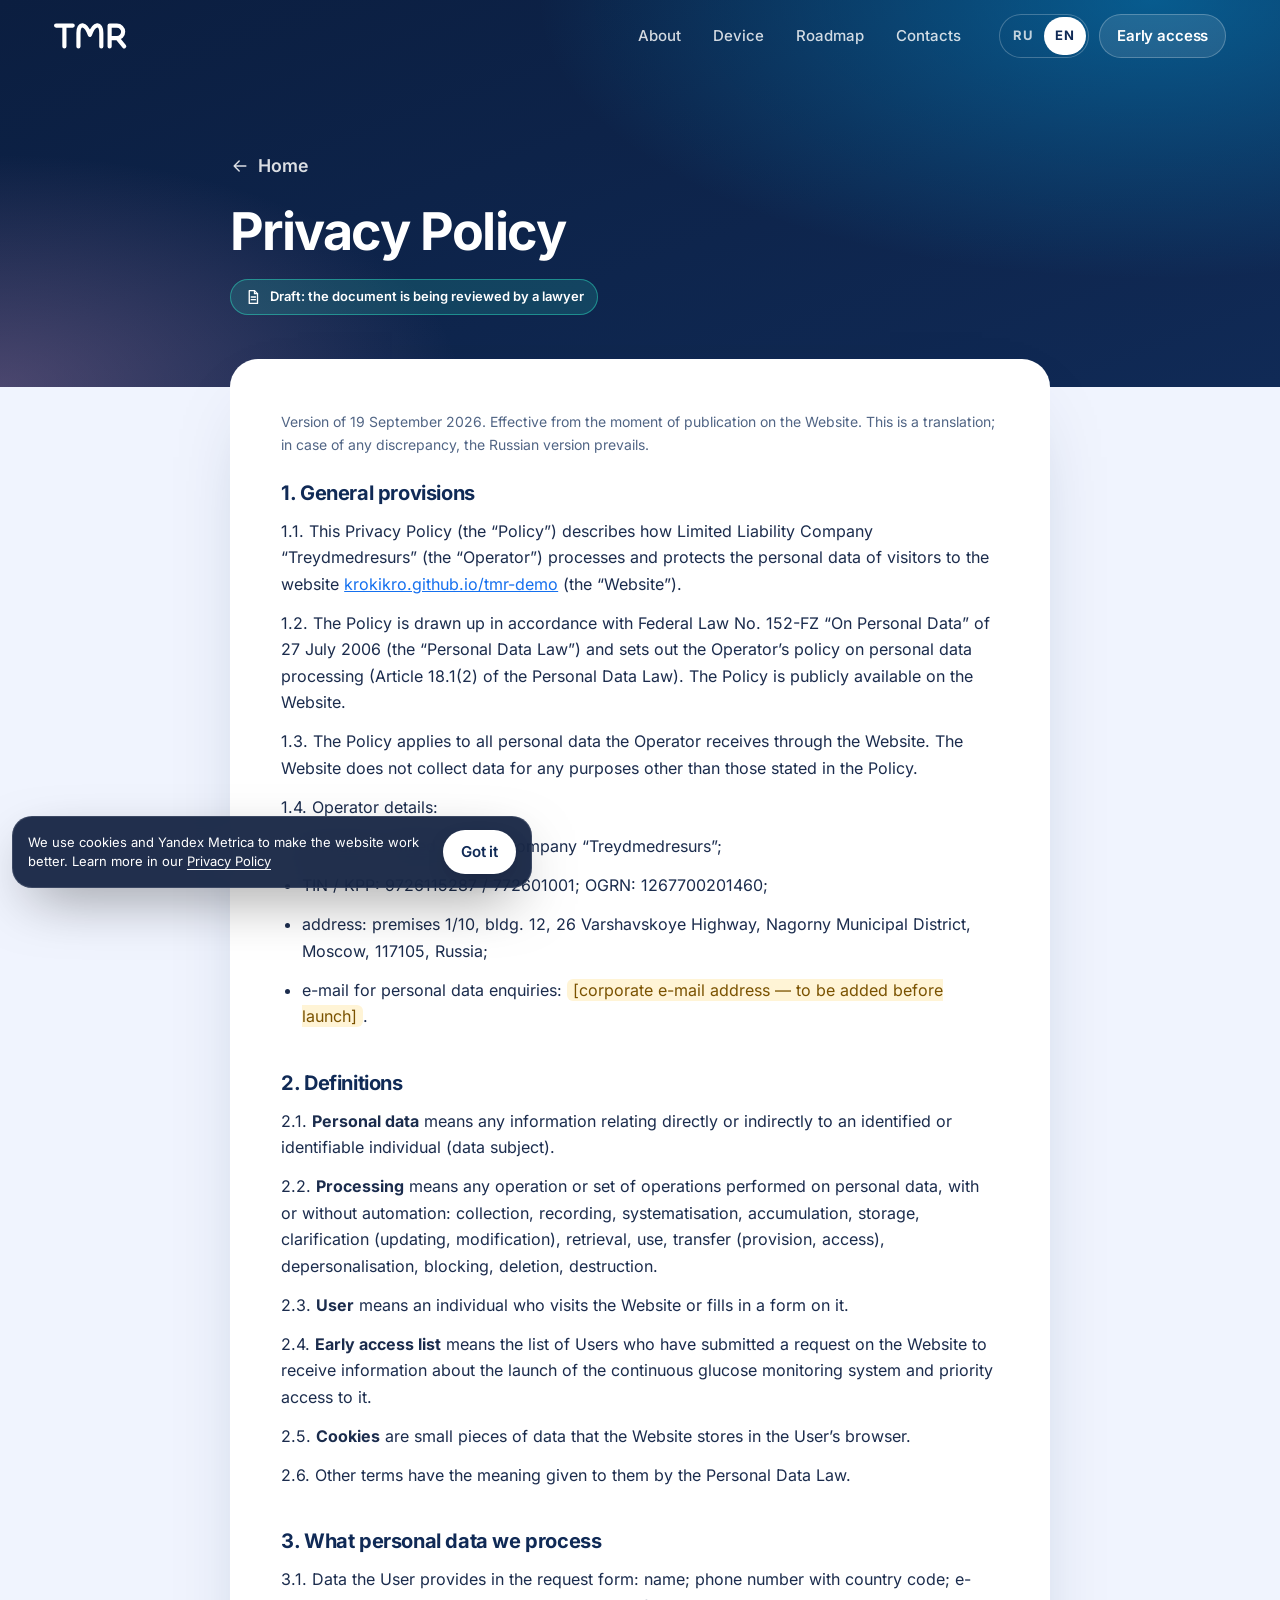
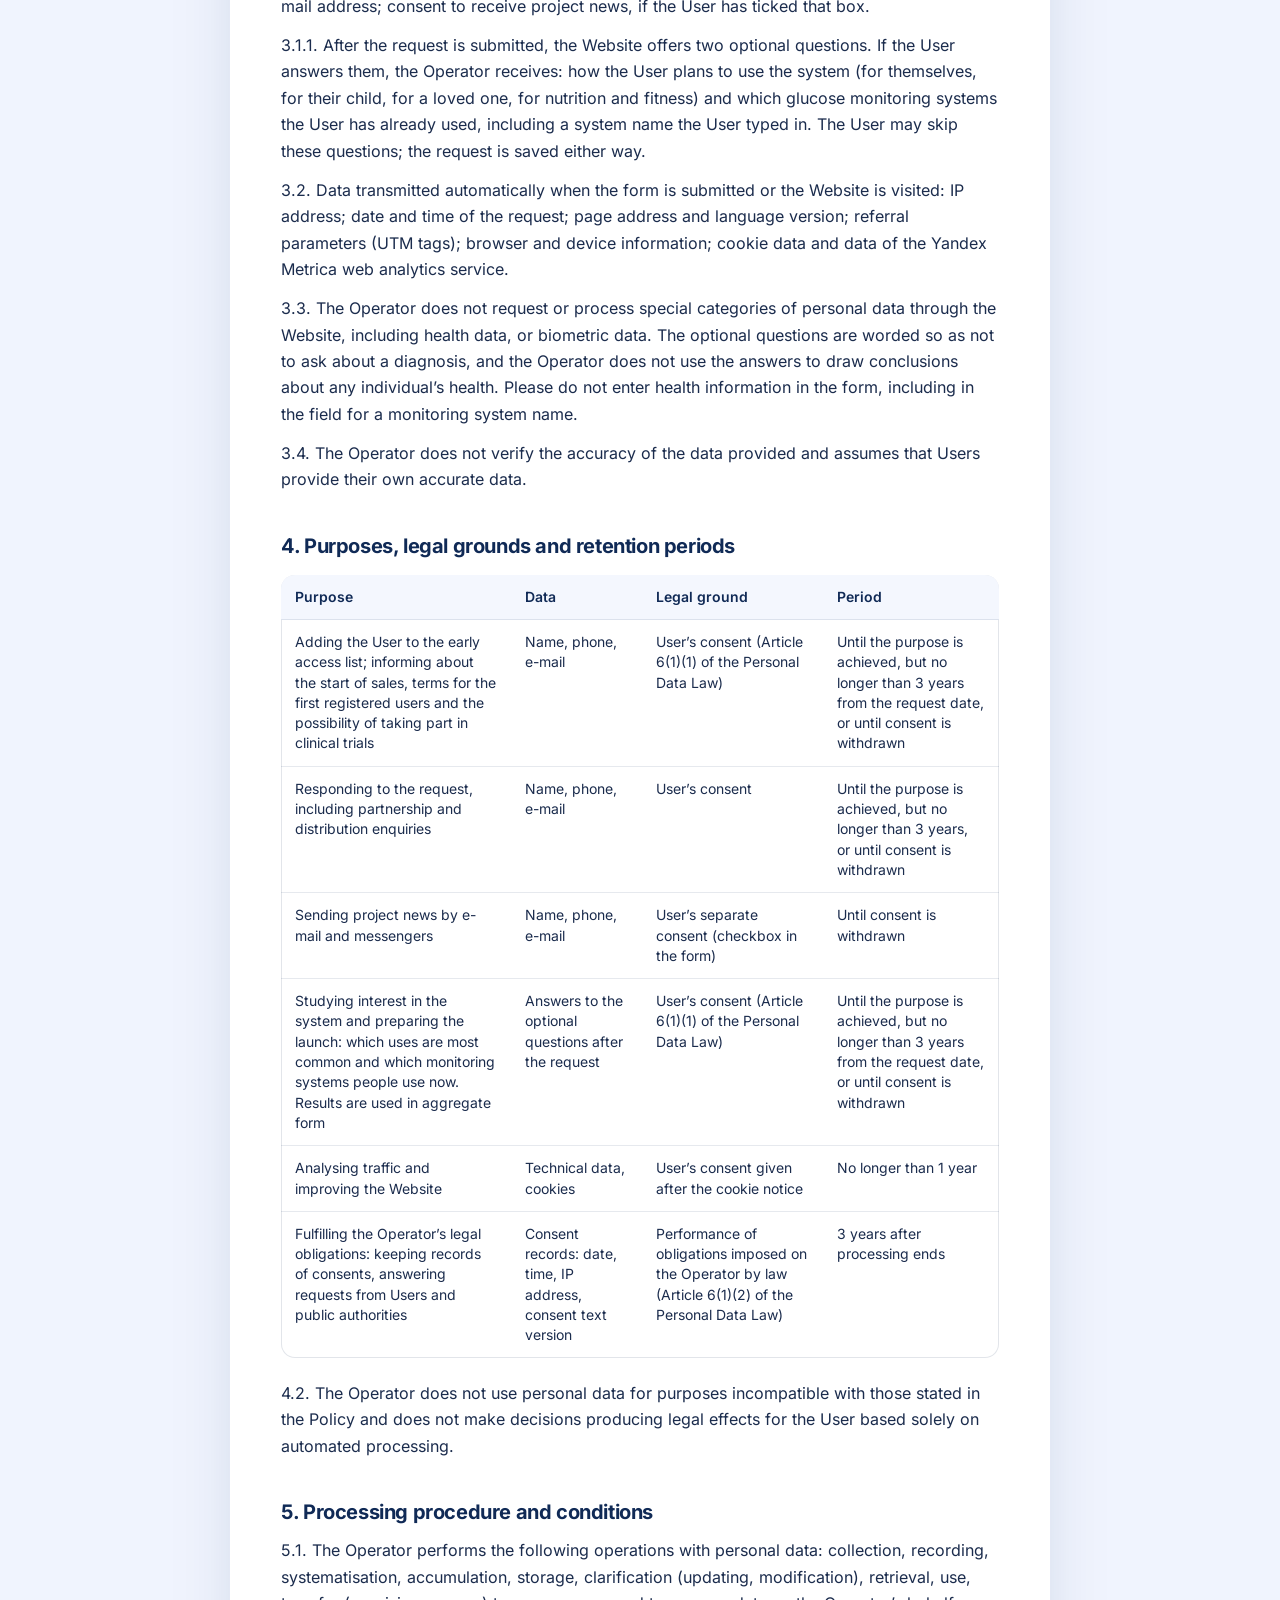
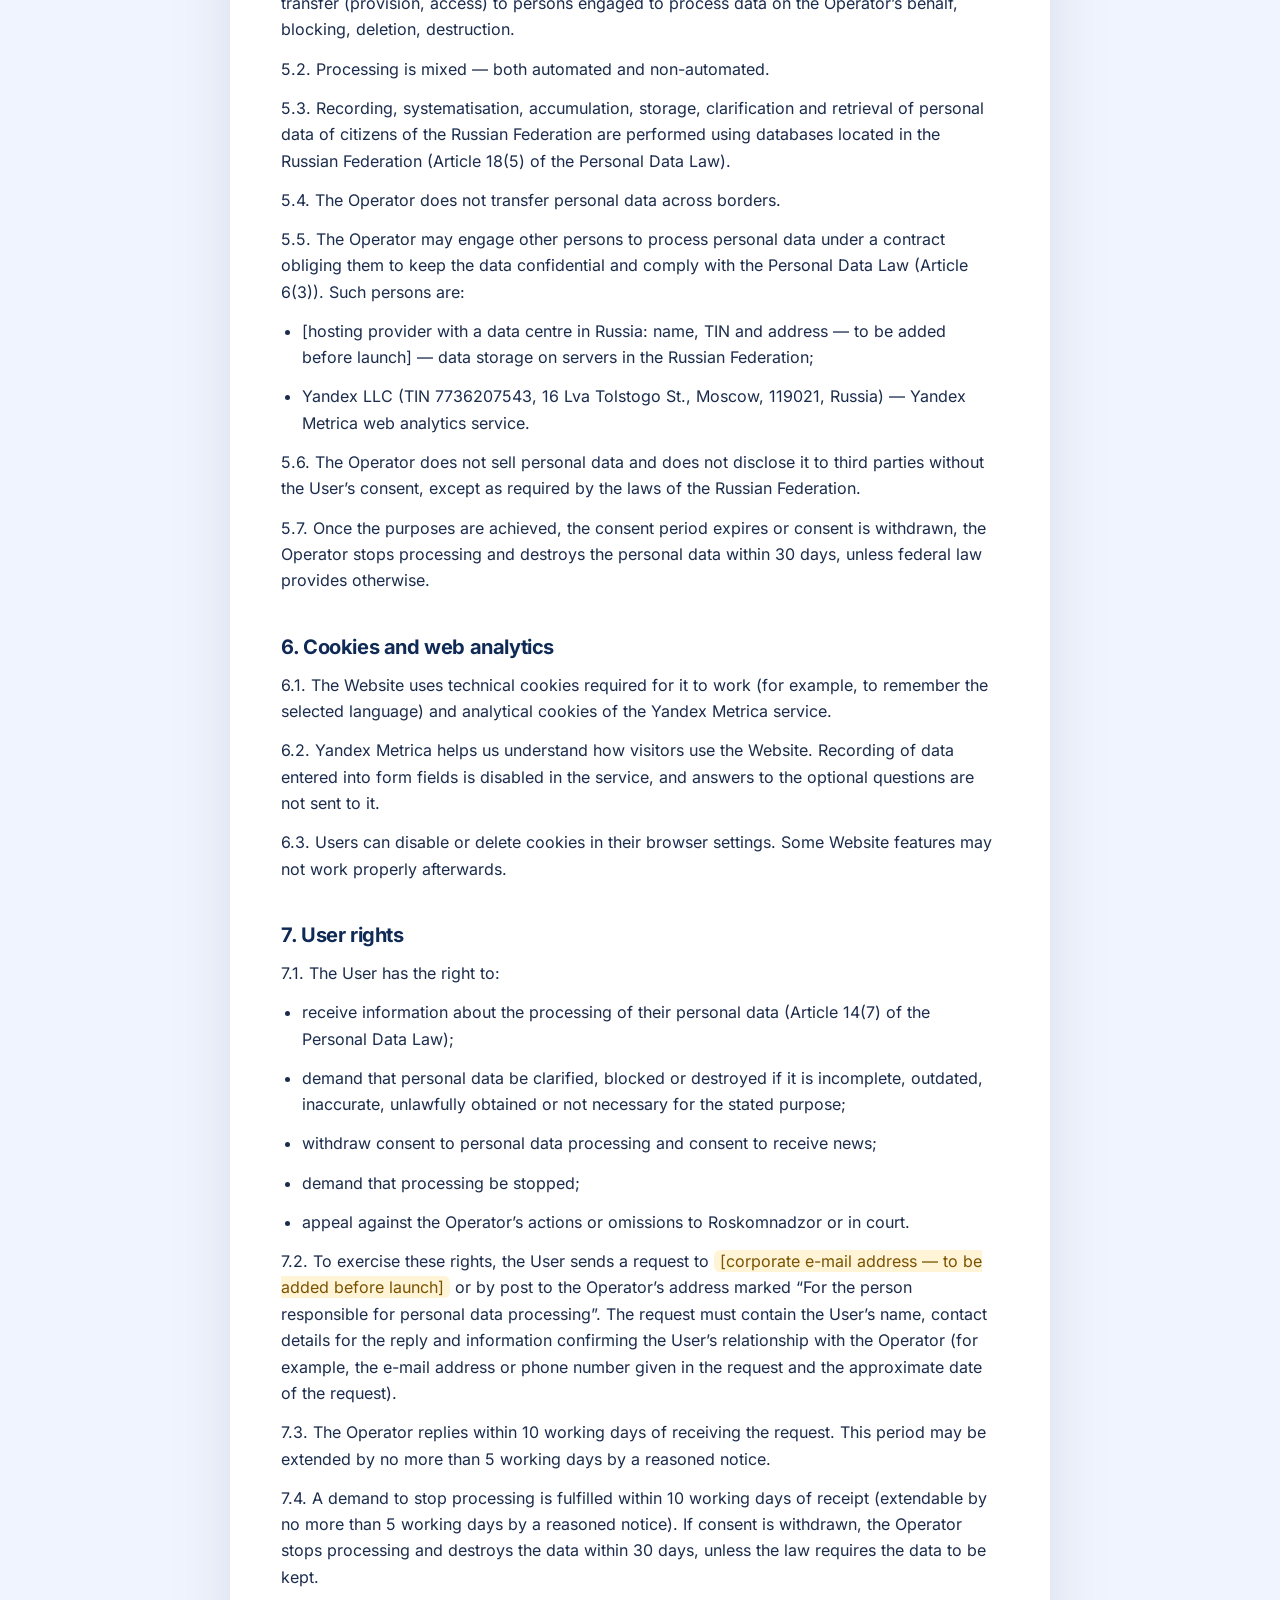
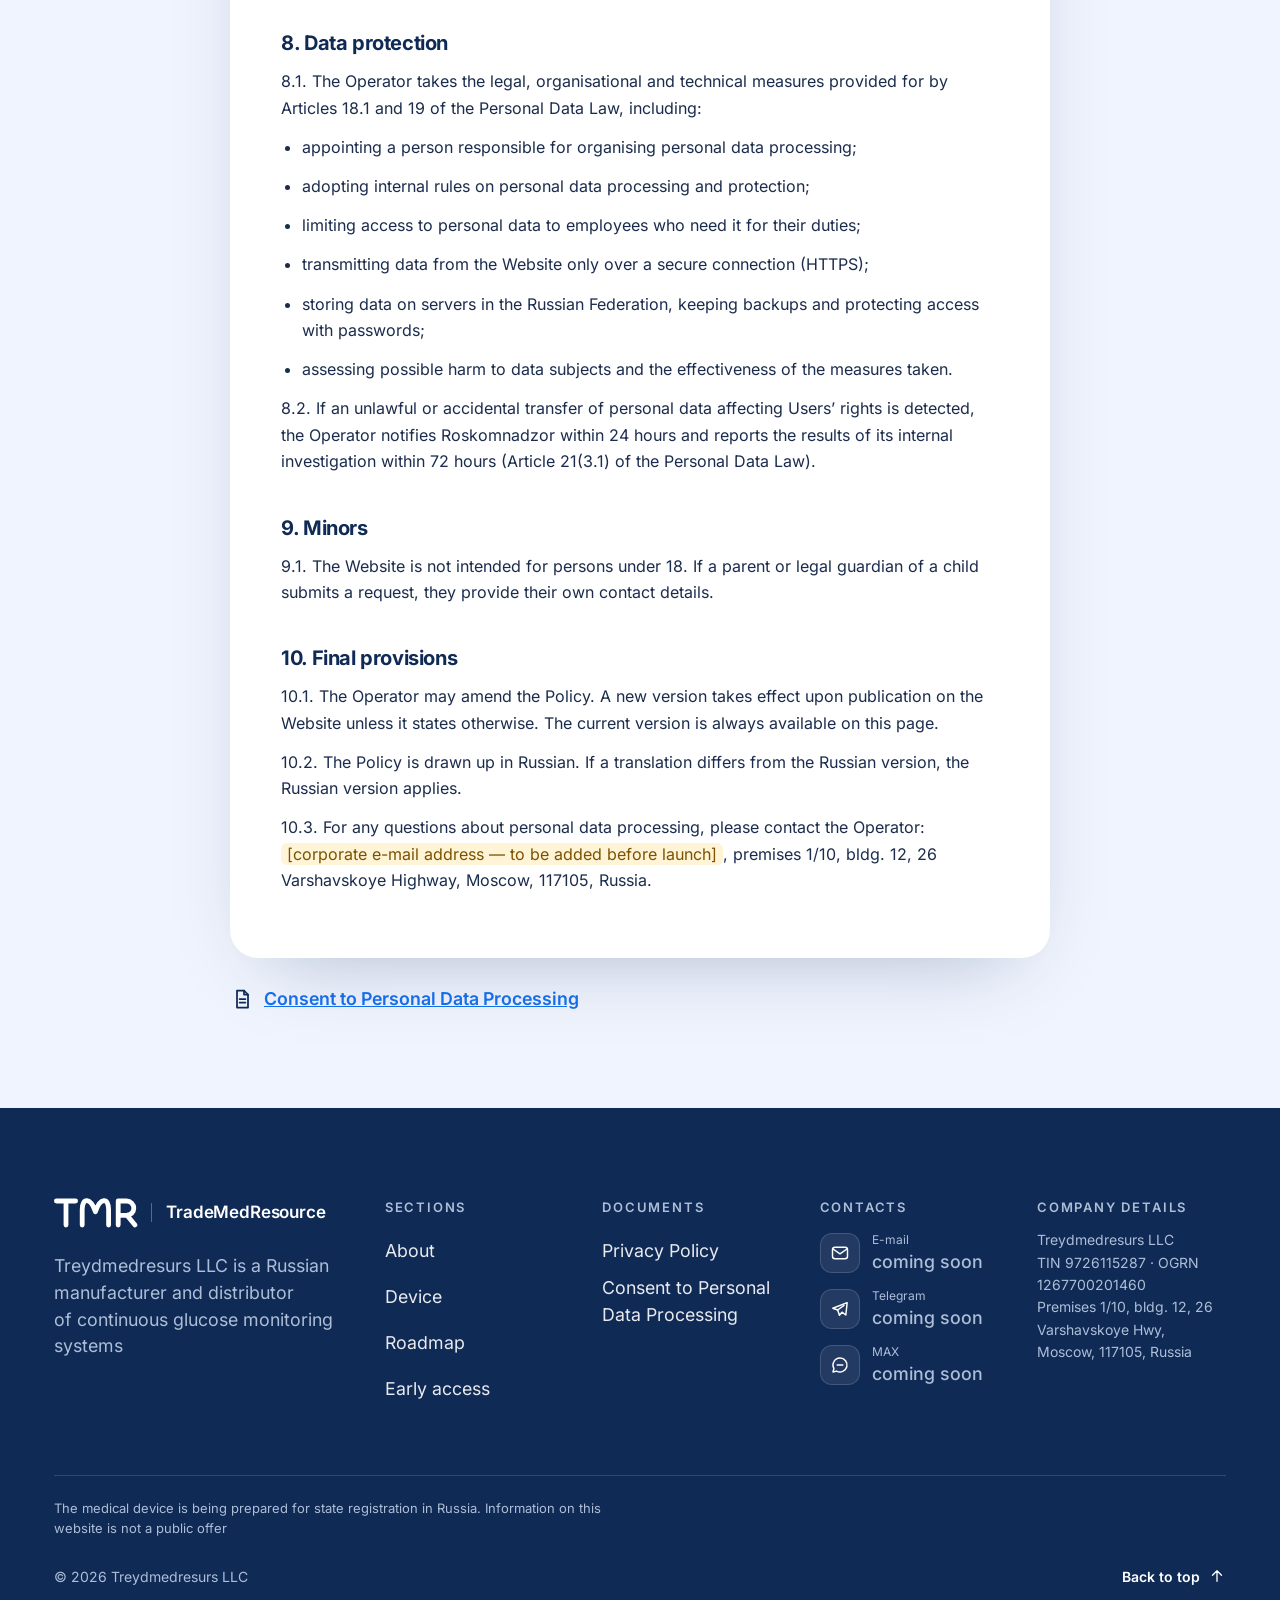
<file: en/privacy/index.html>
<!doctype html>
<html lang="en" class="no-js" data-mode="demo" data-route="privacy">
<head>
<meta charset="utf-8">
<meta name="viewport" content="width=device-width, initial-scale=1, viewport-fit=cover">
<title>Privacy Policy — TMR</title>
<meta name="description" content="TradeMedResource is launching production of continuous glucose monitoring systems in Russia. Join the early access list: purchase priority and special terms for the first users">
<meta name="robots" content="noindex, nofollow">
<link rel="canonical" href="https://krokikro.github.io/tmr-demo/en/privacy/">
<link rel="alternate" hreflang="ru" href="https://krokikro.github.io/tmr-demo/privacy/">
<link rel="alternate" hreflang="en" href="https://krokikro.github.io/tmr-demo/en/privacy/">
<link rel="alternate" hreflang="x-default" href="https://krokikro.github.io/tmr-demo/privacy/">
<meta property="og:type" content="website">
<meta property="og:site_name" content="TMR">
<meta property="og:locale" content="en_US">
<meta property="og:locale:alternate" content="ru_RU">
<meta property="og:title" content="TMR — Russian manufacturer and distributor of continuous glucose monitoring systems">
<meta property="og:description" content="The sensor, app and cloud already work. Join the early access list">
<meta property="og:url" content="https://krokikro.github.io/tmr-demo/en/privacy/">
<meta property="og:image" content="https://krokikro.github.io/tmr-demo/assets/img/og-en.jpg">
<meta property="og:image:width" content="1200">
<meta property="og:image:height" content="630">
<meta property="og:image:alt" content="TMR — Russian continuous glucose monitoring system">
<meta name="twitter:card" content="summary_large_image">
<meta name="theme-color" content="#0B1E40">
<link rel="icon" href="../../favicon.ico" sizes="32x32">
<link rel="icon" href="../../icon.svg" type="image/svg+xml">
<link rel="apple-touch-icon" href="../../apple-touch-icon.png">
<link rel="manifest" href="../../manifest.webmanifest">
<link rel="preload" href="../../assets/media/inter-latin-wght-normal-NRMW37G5.woff2" as="font" type="font/woff2" crossorigin>
<link rel="stylesheet" href="../../assets/css/main-SM5LLX7G.css">
<script>(function(d){var h=d.documentElement;h.className=h.className.replace('no-js','js');try{if(matchMedia('(prefers-reduced-motion: reduce)').matches)h.className+=' rm'}catch(e){}})(document);</script>
<script type="module" src="../../assets/js/main-56EIIE7F.js"></script>
</head>
<body class="page page--privacy">
<a class="skip" href="#main">Skip to content</a>
<header class="hdr" data-hdr>
  <div class="hdr__inner">
    <a class="hdr__logo" href="../../en/" aria-label="TMR — home"><svg class="logo logo--draw" viewBox="0 -0.5 69.6 25" role="img" aria-label="TMR" focusable="false"><g fill="none" stroke-width="4" stroke-linecap="round" stroke-linejoin="round"><path class="logo__t" pathLength="1" stroke="currentColor" d="M2 2H18M10 2V22"/><path class="logo__m" pathLength="1" stroke="currentColor" d="M23.5 22V9C23.5 -1 30.5 -1 34.5 11C38.5 -1 45.5 -1 45.5 9V22"/><path class="logo__r" pathLength="1" stroke="currentColor" d="M53.5 22V2H60.5A6 6 0 0 1 60.5 14H53.5M61 14L67.5 22"/></g></svg></a>
    <nav class="hdr__nav" aria-label="Page sections">
      <ul>
                <li><a href="../../en/#about" data-nav="about">About</a></li>
                <li><a href="../../en/#device" data-nav="device">Device</a></li>
                <li><a href="../../en/#roadmap" data-nav="roadmap">Roadmap</a></li>
                <li><a href="../../en/#contacts" data-nav="contacts">Contacts</a></li>
              </ul>
    </nav>
    <div class="hdr__actions">
      <div class="lang" role="group" aria-label="Site language">
                <a class="lang__item" href="../../privacy/" hreflang="ru" lang="ru" data-lang-switch title="Перейти на русский">RU</a>
        <span class="lang__item is-current" aria-current="true">EN</span>
                <span class="lang__thumb" aria-hidden="true"></span>
      </div>
      <a class="btn btn--small btn--glass hdr__cta" href="../../en/#hero-form" data-cta-nearest>Early access</a>
      <button type="button" class="burger" aria-expanded="false" aria-controls="menu" aria-label="Open menu" data-burger>
        <span class="burger__line"></span><span class="burger__line"></span>
      </button>
    </div>
  </div>
</header>
<div class="menu" id="menu" data-menu hidden>
  <div class="menu__panel">
    <nav class="menu__nav" aria-label="Menu">
      <ul>
                <li style="--i:0"><a href="../../en/#about" data-menu-link><span class="menu__num">01</span>About</a></li>
                <li style="--i:1"><a href="../../en/#device" data-menu-link><span class="menu__num">02</span>Device</a></li>
                <li style="--i:2"><a href="../../en/#roadmap" data-menu-link><span class="menu__num">03</span>Roadmap</a></li>
                <li style="--i:3"><a href="../../en/#contacts" data-menu-link><span class="menu__num">04</span>Contacts</a></li>
              </ul>
    </nav>
    <a class="btn btn--primary btn--block menu__cta" href="../../en/#join" data-menu-link>Early access<svg class="icon btn__icon" viewBox="0 0 24 24" width="24" height="24" fill="none" stroke="currentColor" stroke-width="1.75" stroke-linecap="round" stroke-linejoin="round" aria-hidden="true" focusable="false"><path d="M5 12h14M13 6l6 6-6 6"/></svg></a>
  </div>
</div>
<main id="main" tabindex="-1">
<section class="legal" aria-labelledby="legal-title">
  <div class="legal__hero">
    <div class="wrap wrap--narrow">
      <a class="link-back" href="../../en/"><svg class="icon link-back__icon" viewBox="0 0 24 24" width="24" height="24" fill="none" stroke="currentColor" stroke-width="1.75" stroke-linecap="round" stroke-linejoin="round" aria-hidden="true" focusable="false"><path d="M5 12h14M13 6l6 6-6 6"/></svg>Home</a>
      <h1 class="h2 legal__title" id="legal-title">Privacy Policy</h1>
      <p class="legal__draft"><svg class="icon" viewBox="0 0 24 24" width="24" height="24" fill="none" stroke="currentColor" stroke-width="1.75" stroke-linecap="round" stroke-linejoin="round" aria-hidden="true" focusable="false"><path d="M7 3.5h7l4 4v13H7z"/><path d="M14 3.5v4h4M9.6 12h5.8M9.6 15.6h5.8"/></svg>Draft: the document is being reviewed by a lawyer</p>
    </div>
  </div>
  <div class="wrap wrap--narrow">
    <article class="legal__body">
      <p class="legal-meta">Version of 19 September 2026. Effective from the moment of publication on the Website. This is a translation; in case of any discrepancy, the Russian version prevails.</p>

<h2>1. General provisions</h2>
<p>1.1. This Privacy Policy (the “Policy”) describes how Limited Liability Company “Treydmedresurs” (the “Operator”) processes and protects the personal data of visitors to the website <a href="https://krokikro.github.io/tmr-demo/">krokikro.github.io/tmr-demo</a> (the “Website”).</p>
<p>1.2. The Policy is drawn up in accordance with Federal Law No. 152-FZ “On Personal Data” of 27 July 2006 (the “Personal Data Law”) and sets out the Operator’s policy on personal data processing (Article 18.1(2) of the Personal Data Law). The Policy is publicly available on the Website.</p>
<p>1.3. The Policy applies to all personal data the Operator receives through the Website. The Website does not collect data for any purposes other than those stated in the Policy.</p>
<p>1.4. Operator details:</p>
<ul>
  <li>full name: Limited Liability Company “Treydmedresurs”;</li>
  <li>TIN / KPP: 9726115287 / 772601001; OGRN: 1267700201460;</li>
  <li>address: premises 1/10, bldg. 12, 26 Varshavskoye Highway, Nagorny Municipal District, Moscow, 117105, Russia;</li>
  <li>e-mail for personal data enquiries: <span class="legal-placeholder">[corporate e-mail address — to be added before launch]</span>.</li>
</ul>

<h2>2. Definitions</h2>
<p>2.1. <b>Personal data</b> means any information relating directly or indirectly to an identified or identifiable individual (data subject).</p>
<p>2.2. <b>Processing</b> means any operation or set of operations performed on personal data, with or without automation: collection, recording, systematisation, accumulation, storage, clarification (updating, modification), retrieval, use, transfer (provision, access), depersonalisation, blocking, deletion, destruction.</p>
<p>2.3. <b>User</b> means an individual who visits the Website or fills in a form on it.</p>
<p>2.4. <b>Early access list</b> means the list of Users who have submitted a request on the Website to receive information about the launch of the continuous glucose monitoring system and priority access to it.</p>
<p>2.5. <b>Cookies</b> are small pieces of data that the Website stores in the User’s browser.</p>
<p>2.6. Other terms have the meaning given to them by the Personal Data Law.</p>

<h2>3. What personal data we process</h2>
<p>3.1. Data the User provides in the request form: name; phone number with country code; e-mail address; consent to receive project news, if the User has ticked that box.</p>
<p>3.1.1. After the request is submitted, the Website offers two optional questions. If the User answers them, the Operator receives: how the User plans to use the system (for themselves, for their child, for a loved one, for nutrition and fitness) and which glucose monitoring systems the User has already used, including a system name the User typed in. The User may skip these questions; the request is saved either way.</p>
<p>3.2. Data transmitted automatically when the form is submitted or the Website is visited: IP address; date and time of the request; page address and language version; referral parameters (UTM tags); browser and device information; cookie data and data of the Yandex Metrica web analytics service.</p>
<p>3.3. The Operator does not request or process special categories of personal data through the Website, including health data, or biometric data. The optional questions are worded so as not to ask about a diagnosis, and the Operator does not use the answers to draw conclusions about any individual’s health. Please do not enter health information in the form, including in the field for a monitoring system name.</p>
<p>3.4. The Operator does not verify the accuracy of the data provided and assumes that Users provide their own accurate data.</p>

<h2>4. Purposes, legal grounds and retention periods</h2>
<div class="legal-table">
<table>
  <thead><tr><th>Purpose</th><th>Data</th><th>Legal ground</th><th>Period</th></tr></thead>
  <tbody>
    <tr><td>Adding the User to the early access list; informing about the start of sales, terms for the first registered users and the possibility of taking part in clinical trials</td><td>Name, phone, e-mail</td><td>User’s consent (Article 6(1)(1) of the Personal Data Law)</td><td>Until the purpose is achieved, but no longer than 3 years from the request date, or until consent is withdrawn</td></tr>
    <tr><td>Responding to the request, including partnership and distribution enquiries</td><td>Name, phone, e-mail</td><td>User’s consent</td><td>Until the purpose is achieved, but no longer than 3 years, or until consent is withdrawn</td></tr>
    <tr><td>Sending project news by e-mail and messengers</td><td>Name, phone, e-mail</td><td>User’s separate consent (checkbox in the form)</td><td>Until consent is withdrawn</td></tr>
    <tr><td>Studying interest in the system and preparing the launch: which uses are most common and which monitoring systems people use now. Results are used in aggregate form</td><td>Answers to the optional questions after the request</td><td>User’s consent (Article 6(1)(1) of the Personal Data Law)</td><td>Until the purpose is achieved, but no longer than 3 years from the request date, or until consent is withdrawn</td></tr>
    <tr><td>Analysing traffic and improving the Website</td><td>Technical data, cookies</td><td>User’s consent given after the cookie notice</td><td>No longer than 1 year</td></tr>
    <tr><td>Fulfilling the Operator’s legal obligations: keeping records of consents, answering requests from Users and public authorities</td><td>Consent records: date, time, IP address, consent text version</td><td>Performance of obligations imposed on the Operator by law (Article 6(1)(2) of the Personal Data Law)</td><td>3 years after processing ends</td></tr>
  </tbody>
</table>
</div>
<p>4.2. The Operator does not use personal data for purposes incompatible with those stated in the Policy and does not make decisions producing legal effects for the User based solely on automated processing.</p>

<h2>5. Processing procedure and conditions</h2>
<p>5.1. The Operator performs the following operations with personal data: collection, recording, systematisation, accumulation, storage, clarification (updating, modification), retrieval, use, transfer (provision, access) to persons engaged to process data on the Operator’s behalf, blocking, deletion, destruction.</p>
<p>5.2. Processing is mixed — both automated and non-automated.</p>
<p>5.3. Recording, systematisation, accumulation, storage, clarification and retrieval of personal data of citizens of the Russian Federation are performed using databases located in the Russian Federation (Article 18(5) of the Personal Data Law).</p>
<p>5.4. The Operator does not transfer personal data across borders.</p>
<p>5.5. The Operator may engage other persons to process personal data under a contract obliging them to keep the data confidential and comply with the Personal Data Law (Article 6(3)). Such persons are:</p>
<ul>
  <li>[hosting provider with a data centre in Russia: name, TIN and address — to be added before launch] — data storage on servers in the Russian Federation;</li>
  <li>Yandex LLC (TIN 7736207543, 16 Lva Tolstogo St., Moscow, 119021, Russia) — Yandex Metrica web analytics service.</li>
</ul>
<p>5.6. The Operator does not sell personal data and does not disclose it to third parties without the User’s consent, except as required by the laws of the Russian Federation.</p>
<p>5.7. Once the purposes are achieved, the consent period expires or consent is withdrawn, the Operator stops processing and destroys the personal data within 30 days, unless federal law provides otherwise.</p>

<h2>6. Cookies and web analytics</h2>
<p>6.1. The Website uses technical cookies required for it to work (for example, to remember the selected language) and analytical cookies of the Yandex Metrica service.</p>
<p>6.2. Yandex Metrica helps us understand how visitors use the Website. Recording of data entered into form fields is disabled in the service, and answers to the optional questions are not sent to it.</p>
<p>6.3. Users can disable or delete cookies in their browser settings. Some Website features may not work properly afterwards.</p>

<h2>7. User rights</h2>
<p>7.1. The User has the right to:</p>
<ul>
  <li>receive information about the processing of their personal data (Article 14(7) of the Personal Data Law);</li>
  <li>demand that personal data be clarified, blocked or destroyed if it is incomplete, outdated, inaccurate, unlawfully obtained or not necessary for the stated purpose;</li>
  <li>withdraw consent to personal data processing and consent to receive news;</li>
  <li>demand that processing be stopped;</li>
  <li>appeal against the Operator’s actions or omissions to Roskomnadzor or in court.</li>
</ul>
<p>7.2. To exercise these rights, the User sends a request to <span class="legal-placeholder">[corporate e-mail address — to be added before launch]</span> or by post to the Operator’s address marked “For the person responsible for personal data processing”. The request must contain the User’s name, contact details for the reply and information confirming the User’s relationship with the Operator (for example, the e-mail address or phone number given in the request and the approximate date of the request).</p>
<p>7.3. The Operator replies within 10 working days of receiving the request. This period may be extended by no more than 5 working days by a reasoned notice.</p>
<p>7.4. A demand to stop processing is fulfilled within 10 working days of receipt (extendable by no more than 5 working days by a reasoned notice). If consent is withdrawn, the Operator stops processing and destroys the data within 30 days, unless the law requires the data to be kept.</p>

<h2>8. Data protection</h2>
<p>8.1. The Operator takes the legal, organisational and technical measures provided for by Articles 18.1 and 19 of the Personal Data Law, including:</p>
<ul>
  <li>appointing a person responsible for organising personal data processing;</li>
  <li>adopting internal rules on personal data processing and protection;</li>
  <li>limiting access to personal data to employees who need it for their duties;</li>
  <li>transmitting data from the Website only over a secure connection (HTTPS);</li>
  <li>storing data on servers in the Russian Federation, keeping backups and protecting access with passwords;</li>
  <li>assessing possible harm to data subjects and the effectiveness of the measures taken.</li>
</ul>
<p>8.2. If an unlawful or accidental transfer of personal data affecting Users’ rights is detected, the Operator notifies Roskomnadzor within 24 hours and reports the results of its internal investigation within 72 hours (Article 21(3.1) of the Personal Data Law).</p>

<h2>9. Minors</h2>
<p>9.1. The Website is not intended for persons under 18. If a parent or legal guardian of a child submits a request, they provide their own contact details.</p>

<h2>10. Final provisions</h2>
<p>10.1. The Operator may amend the Policy. A new version takes effect upon publication on the Website unless it states otherwise. The current version is always available on this page.</p>
<p>10.2. The Policy is drawn up in Russian. If a translation differs from the Russian version, the Russian version applies.</p>
<p>10.3. For any questions about personal data processing, please contact the Operator: <span class="legal-placeholder">[corporate e-mail address — to be added before launch]</span>, premises 1/10, bldg. 12, 26 Varshavskoye Highway, Moscow, 117105, Russia.</p>
    </article>
    <p class="legal__other"><svg class="icon" viewBox="0 0 24 24" width="24" height="24" fill="none" stroke="currentColor" stroke-width="1.75" stroke-linecap="round" stroke-linejoin="round" aria-hidden="true" focusable="false"><path d="M7 3.5h7l4 4v13H7z"/><path d="M14 3.5v4h4M9.6 12h5.8M9.6 15.6h5.8"/></svg><a href="../../en/consent/">Consent to Personal Data Processing</a></p>
  </div>
</section>
</main>
<footer class="ftr sec" id="contacts" data-sec="footer" data-theme="dark">
  <div class="sec__bg" aria-hidden="true"></div>
  <div class="wrap ftr__grid">
    <div class="ftr__brand">
      <a class="ftr__logo" href="../../en/" aria-label="TMR — home"><span class="logo-h"><svg class="logo logo-h__mark" viewBox="0 -0.5 69.6 25" role="img" aria-label="TradeMedResource" focusable="false"><g fill="none" stroke-width="4" stroke-linecap="round" stroke-linejoin="round"><path class="logo__t" pathLength="1" stroke="currentColor" d="M2 2H18M10 2V22"/><path class="logo__m" pathLength="1" stroke="currentColor" d="M23.5 22V9C23.5 -1 30.5 -1 34.5 11C38.5 -1 45.5 -1 45.5 9V22"/><path class="logo__r" pathLength="1" stroke="currentColor" d="M53.5 22V2H60.5A6 6 0 0 1 60.5 14H53.5M61 14L67.5 22"/></g></svg><span class="logo-h__name" aria-hidden="true">TradeMedResource</span></span></a>
      <p class="ftr__about">Treydmedresurs LLC is a Russian manufacturer and distributor of continuous glucose monitoring systems</p>
    </div>
    <nav class="ftr__col" aria-labelledby="ftr-sections">
      <h2 class="ftr__h" id="ftr-sections">Sections</h2>
      <ul class="ftr__list">
                <li><a href="../../en/#about">About</a></li>
                <li><a href="../../en/#device">Device</a></li>
                <li><a href="../../en/#roadmap">Roadmap</a></li>
                <li><a href="../../en/#join">Early access</a></li>
      </ul>
    </nav>
    <nav class="ftr__col" aria-labelledby="ftr-docs">
      <h2 class="ftr__h" id="ftr-docs">Documents</h2>
      <ul class="ftr__list">
        <li><a href="../../en/privacy/">Privacy Policy</a></li>
        <li><a href="../../en/consent/">Consent to Personal Data Processing</a></li>
      </ul>
    </nav>
    <div class="ftr__col">
      <h2 class="ftr__h">Contacts</h2>
      <ul class="ftr__list ftr__contacts">
                <li>
                    <span class="contact contact--soon">
            <span class="contact__icon"><svg class="icon" viewBox="0 0 24 24" width="24" height="24" fill="none" stroke="currentColor" stroke-width="1.75" stroke-linecap="round" stroke-linejoin="round" aria-hidden="true" focusable="false"><rect x="3" y="5" width="18" height="14" rx="3"/><path d="M4 7.5l8 5.5 8-5.5"/></svg></span>
            <span class="contact__body"><span class="contact__label">E-mail</span><span class="contact__value">coming soon</span></span>
          </span>
                  </li>
                <li>
                    <span class="contact contact--soon">
            <span class="contact__icon"><svg class="icon" viewBox="0 0 24 24" width="24" height="24" fill="none" stroke="currentColor" stroke-width="1.75" stroke-linecap="round" stroke-linejoin="round" aria-hidden="true" focusable="false"><path d="M20.6 4.4L3.4 11.1l5.8 2.1 2.1 6.4 3.1-3.8 4.6 3.4z"/><path d="M9.2 13.2l7.6-5.6"/></svg></span>
            <span class="contact__body"><span class="contact__label">Telegram</span><span class="contact__value">coming soon</span></span>
          </span>
                  </li>
                <li>
                    <span class="contact contact--soon">
            <span class="contact__icon"><svg class="icon" viewBox="0 0 24 24" width="24" height="24" fill="none" stroke="currentColor" stroke-width="1.75" stroke-linecap="round" stroke-linejoin="round" aria-hidden="true" focusable="false"><path d="M12 3.6a8.4 8.4 0 0 0-7.3 12.6L3.6 20.4l4.3-1.1A8.4 8.4 0 1 0 12 3.6z"/><path d="M8.6 12h6.8"/></svg></span>
            <span class="contact__body"><span class="contact__label">MAX</span><span class="contact__value">coming soon</span></span>
          </span>
                  </li>
              </ul>
    </div>
    <div class="ftr__col ftr__req">
      <h2 class="ftr__h">Company details</h2>
      <p class="ftr__req-text">Treydmedresurs LLC<br>TIN 9726115287 · OGRN 1267700201460<br>Premises 1/10, bldg. 12, 26 Varshavskoye Hwy, Moscow, 117105, Russia</p>
    </div>
  </div>
  <div class="wrap ftr__bottom">
    <p class="ftr__disclaimer">The medical device is being prepared for state registration in Russia. Information on this website is not a public offer</p>
    <div class="ftr__row">
      <p class="ftr__copy">© 2026 Treydmedresurs LLC</p>
      <a class="ftr__top" href="#main" data-to-top>Back to top<svg class="icon" viewBox="0 0 24 24" width="24" height="24" fill="none" stroke="currentColor" stroke-width="1.75" stroke-linecap="round" stroke-linejoin="round" aria-hidden="true" focusable="false"><path d="M12 19V5M6 11l6-6 6 6"/></svg></a>
    </div>
  </div>
</footer>
<div class="cookie" data-cookie hidden>
  <p class="cookie__text">We use cookies and Yandex Metrica to make the website work better. Learn more in our <a href="../../en/privacy/">Privacy Policy</a></p>
  <button type="button" class="btn btn--small btn--light cookie__ok" data-cookie-ok>Got it</button>
</div>
<div class="toast" data-lang-suggest hidden lang="ru">
  <p class="toast__text">У сайта есть русская версия</p>
  <div class="toast__actions">
    <a class="btn btn--small btn--light" href="../../privacy/" data-lang-go hreflang="ru">Перейти на русский</a>
    <button type="button" class="btn btn--small btn--ghost" data-lang-stay>Остаться</button>
  </div>
</div>
<a class="demo-badge" href="../../admin/">Demo version<span class="demo-badge__sep" aria-hidden="true"> · </span><span class="demo-badge__admin">Admin panel</span></a>
<script type="application/json" id="app-data">{"lang":"en","locale":"en-US","mode":"demo","api":"../../api/lead.php","consentVersion":"2026-09-19","defaultCountry":"RU","popular":["RU","KZ","BY","UZ","KG","AM"],"email":"","metrika":"","otherLang":"../../","form":{"title":"Early access list","sub":"Takes less than a minute","name":{"label":"Name","placeholder":"How should we address you"},"phone":{"label":"Phone","country":"Country code","search":"Country or code","noResults":"Nothing found","popular":"Popular","all":"All countries","placeholder":"Phone number"},"email":{"label":"E-mail","placeholder":"name@example.com"},"consentText":"I give my {consent} and accept the {privacy}","consentLink":"consent to personal data processing","privacyLink":"Privacy Policy","news":"I want to receive project news. You can unsubscribe at any time","honeypot":"Leave this field empty","submit":"Join the list","sending":"Sending…","demoNote":"Demo version: the request stays in your browser and shows up in the demo admin panel","emailSuggest":"Did you mean {email}?","fallback":"If it doesn't work, write to us: {email}","errors":{"nameRequired":"Enter your name in letters — at least 2 characters","nameInvalid":"Please use letters only, no digits or symbols","phoneRequired":"Enter your phone number","phoneInvalid":"Check the number: it doesn't match the format for {country}","phoneRu":"Check the number: Russian numbers have 10 digits after +7","emailRequired":"Enter your e-mail","emailInvalid":"Looks like there's a typo. Example: name@example.com","consent":"We can't accept the request without your consent","summary":"Please check the fields marked in red","network":"Couldn't send. Check your connection and try again","rate":"Too many requests in a row. Please try again a bit later","server":"Something went wrong on our side. Try again or write to us"},"retry":"Try again","success":{"title":"Thank you! You're on the early access list","text":"We've saved your request. Two more questions will help us prepare for the launch — they're optional","again":"Submit another request"},"survey":{"purpose":{"label":"How do you plan to use the system?","options":[{"id":"self","label":"For myself"},{"id":"child","label":"For my child"},{"id":"relative","label":"For a loved one"},{"id":"wellness","label":"For nutrition and fitness"}]},"cgm":{"label":"Which glucose monitoring systems have you used?","hint":"Select all that apply","options":[{"id":"libre","label":"FreeStyle Libre"},{"id":"dexcom","label":"Dexcom"},{"id":"medtronic","label":"Medtronic Guardian"},{"id":"sibionics","label":"Sibionics / Hematonix"},{"id":"linx","label":"Lumiflex Linx / AiDEX"}],"other":"Other","otherPlaceholder":"Which one","none":"None yet"},"submit":"Send answers","skip":"Skip","errors":{"empty":"Choose at least one answer or tap “Skip”","otherRequired":"Tell us which system you used"},"done":{"title":"Thank you for your answers!","text":"We'll write as soon as there is news about the launch"}}},"ui":{"openMenu":"Open menu","closeMenu":"Close menu"},"fx":{"_about":"Параметры анимаций и 3D-сцены (ANIM-15, EDIT-04). Цвета — HEX, скорости — множители. Правится без пересборки: файл читается при выводе страницы.","palette":{"hero":{"a":"#0B1E40","b":"#11306A","c":"#1F5CA8","spot1":"#009FE1","spot2":"#2EE6C5","edge":"#1F5CA8"},"about":{"a":"#F0F4FE","b":"#E3ECFC","c":"#EFE7F7","spot1":"#9CCEF6","spot2":"#D9C4EC","light":true,"edge":"#3C9BF5"},"device":{"a":"#040A17","b":"#08132C","c":"#132456","spot1":"#2EE6C5","spot2":"#A77BA5","edge":"#7A62D6"},"roadmap":{"a":"#0B6FB0","b":"#6E5690","c":"#1B5AA0","spot1":"#2EE6C5","spot2":"#57B8F0","edge":"#2EE6C5"},"join":{"a":"#0A2A6B","b":"#123C8C","c":"#1D5FD0","spot1":"#2EE6C5","spot2":"#A77BA5","edge":"#3D8BF0"},"footer":{"a":"#0D2450","b":"#102A56","c":"#16366B","spot1":"#009FE1","spot2":"#A77BA5","edge":"#1B3F7A"}},"flow":{"speed":0.075,"warp":1,"grain":0.03,"blend":0.11,"edge":0.7},"spots":{"follow":0.075,"size":0.3,"intensity":0.5,"burst":1},"bignum":{"_about":"Большое число в блоке «О нас»: fit — растёт при прокрутке и в конце помещается по ширине экрана, marquee — шире экрана и едет вбок","mode":"fit"},"silk":{"colorA":"#2B8FE3","colorB":"#A77BA5","colorC":"#172A63","sheen":"#E8F7FF","sheen2":"#2EE6C5","rim":"#7AD4FF","speed":1,"amplitude":1,"opacityMobile":0.72},"drape":{"_about":"Ткань над аппликатором и сенсором. material: satin — атлас, velvet — бархат, linen — лён. Цвета каждого материала — в materials. tilt и turn — наклон и поворот камеры в градусах, scale — размер, yOff — сдвиг по высоте.","material":"satin","rim":"#7AD4FF","breath":1,"ripple":1,"tilt":14,"turn":14,"scale":1.12,"yOff":-0.5,"materials":{"satin":{"base":"#7486C9","shade":"#0B1033","sheen":"#F4F2FF"},"velvet":{"base":"#2B2F86","shade":"#05061A","sheen":"#C4B4FF"},"linen":{"base":"#CFCADF","shade":"#26243F","sheen":"#FFFFFF"}}},"quality":{"maxDpr":1.75,"mobileMaxDpr":1.35,"bgScale":0.5,"mobileBgScale":0.34,"minFps":50}},"drape":"../../assets/media/drape-65CE5B26.bin"}</script></body>
</html>
</file>
<file: assets/css/main-SM5LLX7G.css>
@font-face{font-family:Inter;src:url("../media/inter-cyrillic-wght-normal-JEOLYBOO.woff2") format("woff2-variations"),url("../media/inter-cyrillic-wght-normal-JEOLYBOO.woff2") format("woff2");font-weight:100 900;font-style:normal;font-display:swap;unicode-range:U+0301,U+0400-045F,U+0490-0491,U+04B0-04B1,U+2116}@font-face{font-family:Inter;src:url("../media/inter-latin-wght-normal-NRMW37G5.woff2") format("woff2-variations"),url("../media/inter-latin-wght-normal-NRMW37G5.woff2") format("woff2");font-weight:100 900;font-style:normal;font-display:swap;unicode-range:U+0000-00FF,U+0131,U+0152-0153,U+02BB-02BC,U+02C6,U+02DA,U+02DC,U+0304,U+0308,U+0329,U+2000-206F,U+20AC,U+2122,U+2191,U+2193,U+2212,U+2215,U+FEFF,U+FFFD}:root{--navy: #102A56;--night: #0B1E40;--abyss: #050B18;--blue: #426AB0;--sky: #009FE1;--lilac: #A77BA5;--mint: #2EE6C5;--bright: #1570EF;--bright-2: #2E90FA;--light: #F0F4FE;--white: #fff;--ink: #102A56;--ink-2: #516585;--on-dark-2: #ADBED6;--error: #D92D20;--error-dark: #FDA29B;--success: #17B26A;--grad: linear-gradient(100deg, #009FE1 0%, #A77BA5 100%);--grad-btn: linear-gradient(100deg, #3A68B8 0%, #5A63B7 55%, #855E9D 100%);--grad-text: linear-gradient(92deg, #009FE1 0%, #426AB0 42%, #A77BA5 86%);--font: "ALS Hauss", "Inter", -apple-system, BlinkMacSystemFont, "Segoe UI", Roboto, Arial, sans-serif;--fs-h1: clamp(2.25rem, 1.18rem + 5.36vw, 6rem);--fs-h2: clamp(1.75rem, 1.25rem + 2.5vw, 3.5rem);--fs-h3: clamp(1.25rem, 1.107rem + .714vw, 1.75rem);--fs-body: clamp(1rem, .964rem + .179vw, 1.125rem);--fs-lead: clamp(1.0625rem, .95rem + .45vw, 1.375rem);--fs-small: .875rem;--gutter: clamp(16px, 4.2vw, 56px);--wrap: 1320px;--hdr-h: 72px;--r-card: 28px;--r-field: 14px;--sec-pad: clamp(88px, 11vw, 168px);--ease-out: cubic-bezier(.16, 1, .3, 1);--ease-io: cubic-bezier(.65, 0, .35, 1);--ease-back: cubic-bezier(.34, 1.56, .64, 1)}@media(max-width:1023px){:root{--hdr-h: 64px}}*,*:before,*:after{box-sizing:border-box}html{-webkit-text-size-adjust:100%;text-size-adjust:100%;scroll-padding-top:calc(var(--hdr-h) + 12px);background:var(--night)}html.lenis,html.lenis body{height:auto}.lenis.lenis-smooth{scroll-behavior:auto!important}@media(prefers-reduced-motion:no-preference){html:not(.lenis){scroll-behavior:smooth}}body{margin:0;min-height:100vh;font-family:var(--font);font-size:var(--fs-body);line-height:1.5;color:#fff;background:var(--night);-webkit-font-smoothing:antialiased;-moz-osx-font-smoothing:grayscale;text-rendering:optimizeLegibility;font-feature-settings:"cv11","ss01","ss03";overflow-wrap:break-word}@supports (overflow: clip){body{overflow-x:clip}}img,svg,video,canvas{display:block;max-width:100%}button,input,select,textarea{font:inherit;color:inherit}html{-webkit-tap-highlight-color:transparent}a{color:inherit}p,h1,h2,h3,h4,ul,ol,figure{margin:0}ul,ol{padding:0;list-style:none}[hidden]{display:none!important}::selection{background:#2ee6c559;color:inherit}:focus{outline:none}:focus-visible{outline:3px solid var(--focus, var(--mint));outline-offset:3px;border-radius:6px}[data-theme=light]{--focus: var(--bright)}.sr-only{position:absolute!important;width:1px;height:1px;padding:0;margin:-1px;overflow:hidden;clip:rect(0 0 0 0);white-space:nowrap;border:0}.skip{position:fixed;left:12px;top:-80px;z-index:100;padding:12px 18px;border-radius:12px;background:#fff;color:var(--navy);font-weight:600;text-decoration:none;transition:top .2s}.skip:focus{top:12px}.wrap{width:100%;max-width:calc(var(--wrap) + var(--gutter) * 2);margin-inline:auto;padding-left:max(var(--gutter),env(safe-area-inset-left));padding-right:max(var(--gutter),env(safe-area-inset-right))}.wrap--narrow{max-width:calc(820px + var(--gutter) * 2)}.h1,.h2,h1,h2,h3,h4{font-weight:700;letter-spacing:-.02em;-webkit-hyphens:manual;hyphens:manual}.h1{font-size:var(--fs-h1);line-height:1.02;letter-spacing:-.035em;text-wrap:balance}.h2{font-size:var(--fs-h2);line-height:1.06;letter-spacing:-.03em;text-wrap:balance}.lead{font-size:var(--fs-lead);line-height:1.5;max-width:38em}p{max-width:75ch}@media(max-width:767px){p,li{hyphens:auto;-webkit-hyphens:auto}.h1,.h2,h3,h4,.lead{hyphens:manual;-webkit-hyphens:manual}}.eyebrow{display:inline-flex;align-items:center;gap:12px;padding-left:14px;border-left:2px solid currentColor;border-image:linear-gradient(var(--sky),var(--lilac)) 1;font-size:.8125rem;font-weight:600;letter-spacing:.16em;text-transform:uppercase;line-height:1.2;margin-bottom:clamp(16px,2vw,24px)}.eyebrow__dot{width:8px;height:8px;border-radius:50%;flex:none;background:var(--mint);box-shadow:0 0 #2ee6c599;animation:dot-pulse 2.4s var(--ease-out) infinite}[data-theme=light] .eyebrow__dot{background:var(--sky);box-shadow:0 0 #009fe180}@keyframes dot-pulse{0%{box-shadow:0 0 #2ee6c58c}70%{box-shadow:0 0 0 10px #2ee6c500}to{box-shadow:0 0 #2ee6c500}}.u{position:relative;display:inline-block;font-style:normal;white-space:nowrap}.nw{display:inline-block;white-space:nowrap}.u__line{position:absolute;left:-2%;bottom:-.1em;width:104%;height:.3em;overflow:visible;pointer-events:none}.u__line path{fill:none;stroke:var(--mint);stroke-width:4;stroke-linecap:round;vector-effect:non-scaling-stroke;stroke-dasharray:1;stroke-dashoffset:0}[data-theme=light] .u__line path{stroke:var(--sky)}.js .u__line path{stroke-dashoffset:1;transition:stroke-dashoffset 1.1s var(--ease-out) .55s}.js .is-in .u__line path{stroke-dashoffset:0}[data-split] .w{display:inline-block;vertical-align:top;overflow:hidden;perspective:600px;padding-bottom:.12em;margin-bottom:-.12em}[data-split] .wi{display:inline-block;transform-origin:50% 100%}.js [data-split] .wi{transform:translateY(108%) rotateX(-55deg);opacity:0;transition:transform 1s var(--ease-out),opacity .7s ease;transition-delay:calc(var(--line, 0) * 70ms + var(--wd, 0ms))}.js [data-split].is-in .wi{transform:none;opacity:1}[data-split] .u .w{overflow:visible}.js [data-reveal]{opacity:0;transform:translateY(26px);transition:opacity .8s ease,transform 1s var(--ease-out);transition-delay:calc(var(--i, 0) * 60ms + var(--d, 0ms))}.js [data-reveal=card]{transform:perspective(1000px) translate3d(0,56px,-60px) rotateX(16deg) scale(.96);transition-duration:.9s,1.2s}.js [data-reveal].is-in{opacity:1;transform:none}.js .tilt.tilt-live{transition:transform .35s var(--ease-out),opacity .6s ease;transition-delay:0s}@media(hover:hover)and (pointer:fine){.js .tilt.is-in{transform:perspective(1000px) rotateX(var(--rx, 0deg)) rotateY(var(--ry, 0deg))}}@media(hover:none),(pointer:coarse){.js [data-split] .wi{transform:translateY(108%)}.js [data-reveal=card]{transform:translateY(40px) scale(.97)}.js [data-split].is-in .wi,.js [data-reveal].is-in{transform:none}.js [data-reveal]{transition-duration:.6s,.75s}.js [data-reveal=card]{transition-duration:.65s,.85s}}.rm [data-split] .wi,.rm [data-reveal]{transform:none!important}.rm [data-split] .wi,.rm [data-reveal]{transition:opacity .6s ease}.rm .eyebrow__dot,.rm .scroll-hint__line:after{animation:none}.btn{position:relative;isolation:isolate;overflow:hidden;display:inline-flex;align-items:center;justify-content:center;gap:10px;min-height:52px;padding:0 26px;border:0;border-radius:999px;font-size:1rem;font-weight:600;letter-spacing:-.01em;line-height:1.1;text-decoration:none;white-space:nowrap;cursor:pointer;-webkit-user-select:none;user-select:none;translate:var(--mx, 0) var(--my, 0);transition:transform .25s var(--ease-out),translate .35s var(--ease-out),box-shadow .3s ease,background-color .3s ease,color .3s ease,opacity .3s ease}.btn:active{transform:scale(.97)}.btn__icon{width:20px;height:20px;flex:none;transition:transform .35s var(--ease-out)}.btn:hover .btn__icon{transform:translate(3px)}.btn--primary{color:#fff;background:var(--grad-btn);box-shadow:0 12px 32px -10px #009fe199,0 6px 16px -8px #a77ba5b3,inset 0 1px #ffffff38}.btn--primary:before{content:"";position:absolute;inset:0;z-index:-1;background:linear-gradient(110deg,transparent 25%,rgba(255,255,255,.38) 50%,transparent 75%);transform:translate(-130%);transition:transform .9s var(--ease-out)}@media(hover:hover){.btn--primary:hover:before{transform:translate(130%)}}.btn--primary:hover{box-shadow:0 16px 40px -10px #009fe1bf,0 8px 22px -8px #a77ba5cc,inset 0 1px #ffffff40}.btn--small{min-height:44px;padding:0 18px;font-size:.9375rem}.btn--block{width:100%}.btn--glass{color:inherit;background:#ffffff1a;box-shadow:inset 0 0 0 1px #ffffff3d}.btn--glass:hover{background:#ffffff2e}.btn--light{color:var(--navy);background:#fff;box-shadow:0 8px 24px -10px #030c2073}.btn--light:hover{background:#eaf1ff}.btn--ghost{color:inherit;background:transparent;box-shadow:inset 0 0 0 1px currentColor}.btn--ghost:hover{background:#7f96be1f}.btn[aria-disabled=true]{opacity:.55;box-shadow:none}.btn[aria-disabled=true]:before{display:none}.btn.is-pressed:after{content:"";position:absolute;z-index:-1;left:var(--px, 50%);top:var(--py, 50%);width:12px;height:12px;margin:-6px;border-radius:50%;background:#ffffff8c;animation:press-flash .6s var(--ease-out) forwards}@keyframes press-flash{to{transform:scale(40);opacity:0}}.link-arrow{display:inline-flex;align-items:center;gap:8px;margin-top:auto;min-height:44px;font-weight:600;text-decoration:none;color:var(--bright)}.link-arrow .icon{width:18px;height:18px;transition:transform .3s var(--ease-out)}.link-arrow:hover .icon{transform:translate(4px)}.icon{width:24px;height:24px;flex:none}.glass{border-radius:var(--r-card)}.glass--dark{background:linear-gradient(160deg,#ffffff21,#ffffff0b);box-shadow:inset 0 0 0 1px #ffffff21,inset 0 1px #ffffff29,0 30px 80px -30px #02081899}.glass--light{background:linear-gradient(160deg,#ffffffdb,#fff9);box-shadow:inset 0 0 0 1px #102a5612,0 24px 60px -28px #102a5647}.glass--blur{-webkit-backdrop-filter:blur(20px) saturate(150%);backdrop-filter:blur(20px) saturate(150%)}@media(max-width:767px){.glass--blur{-webkit-backdrop-filter:blur(10px) saturate(140%);backdrop-filter:blur(10px) saturate(140%)}}@media(hover:none){.glass--blur{-webkit-backdrop-filter:none;backdrop-filter:none}.hero .form-card{background:linear-gradient(160deg,#162e60eb,#0b1b3ce6)}.cookie,.toast{-webkit-backdrop-filter:none;backdrop-filter:none;background:#0a1a3af7}}.hdr{position:fixed;inset:0 0 auto;z-index:50;padding-top:env(safe-area-inset-top);color:#fff;transition:transform .45s var(--ease-out),color .35s ease}.hdr:before{content:"";position:absolute;inset:0;z-index:-1;background:#09183494;-webkit-backdrop-filter:blur(18px) saturate(160%);backdrop-filter:blur(18px) saturate(160%);box-shadow:inset 0 -1px #ffffff14;opacity:0;transition:opacity .35s ease,background-color .35s ease}.hdr.is-scrolled:before{opacity:1}.hdr.is-hidden{transform:translate3d(0,-110%,0)}.hdr.is-light{color:var(--navy);--focus: var(--bright)}.hdr.is-light:before{background:#f0f4feb8;box-shadow:inset 0 -1px #102a5614}.hdr__inner{display:flex;align-items:center;gap:24px;height:var(--hdr-h);max-width:calc(var(--wrap) + var(--gutter) * 2);margin-inline:auto;padding-left:max(var(--gutter),env(safe-area-inset-left));padding-right:max(var(--gutter),env(safe-area-inset-right))}.hdr__logo{display:inline-flex;align-items:center;padding:8px 0;margin-right:auto}.hdr__logo .logo{height:26px;width:auto}.logo{overflow:visible}.hdr__nav ul{display:flex;gap:4px}.hdr__nav a{position:relative;display:inline-flex;align-items:center;min-height:44px;padding:0 14px;font-size:.9375rem;font-weight:500;text-decoration:none;border-radius:999px;opacity:.82;transition:opacity .25s ease,background-color .25s ease}.hdr__nav a:hover{opacity:1;background:#7f96be24}.hdr__nav a.is-active{opacity:1}.hdr__nav a:after{content:"";position:absolute;left:14px;right:14px;bottom:8px;height:2px;border-radius:2px;background:var(--grad);transform:scaleX(0);transform-origin:left;transition:transform .45s var(--ease-out)}.hdr__nav a.is-active:after{transform:scaleX(1)}.hdr__actions{display:flex;align-items:center;gap:10px}.lang{position:relative;display:inline-grid;grid-template-columns:1fr 1fr;align-items:center;height:44px;padding:3px;border-radius:999px;box-shadow:inset 0 0 0 1px #ffffff3d;font-size:.8125rem;font-weight:700;letter-spacing:.06em}.hdr.is-light .lang{box-shadow:inset 0 0 0 1px #102a562e}.lang__item{position:relative;z-index:1;display:grid;place-items:center;min-width:42px;height:38px;border-radius:999px;text-decoration:none;opacity:.75;transition:opacity .2s ease,color .3s ease}a.lang__item:hover{opacity:1}a.lang__item:before{content:"";position:absolute;inset:-4px -3px}.lang__item.is-current{opacity:1;color:var(--navy)}.hdr.is-light .lang__item.is-current{color:#fff}.lang__thumb{position:absolute;top:3px;bottom:3px;width:calc(50% - 3px);border-radius:999px;background:#fff;left:3px;transition:transform .45s var(--ease-out),background-color .3s ease}html[lang=en] .lang__thumb{transform:translate(100%)}.hdr.is-light .lang__thumb{background:var(--navy)}.hdr__cta{display:none}.burger{position:relative;display:grid;place-items:center;width:44px;height:44px;padding:0;border:0;border-radius:50%;cursor:pointer;background:#ffffff1a;box-shadow:inset 0 0 0 1px #ffffff3d}.hdr.is-light .burger{background:#102a560f;box-shadow:inset 0 0 0 1px #102a5629}.burger__line{position:absolute;left:13px;right:13px;height:2px;border-radius:2px;background:currentColor;transition:transform .45s var(--ease-out)}.burger__line:first-child{transform:translateY(-4px)}.burger__line:last-child{transform:translateY(4px)}.burger[aria-expanded=true] .burger__line:first-child{transform:rotate(45deg)}.burger[aria-expanded=true] .burger__line:last-child{transform:rotate(-45deg)}@media(min-width:1024px){.hdr__cta{display:inline-flex}.burger{display:none}}@media(max-width:1023px){.hdr__nav{display:none}}@media(max-width:359px){.hdr__inner{gap:8px}.lang__item{min-width:40px}}.menu{position:fixed;inset:0;z-index:45;display:flex;flex-direction:column;padding:calc(var(--hdr-h) + env(safe-area-inset-top) + 16px) max(var(--gutter),env(safe-area-inset-right)) calc(24px + env(safe-area-inset-bottom)) max(var(--gutter),env(safe-area-inset-left));background:radial-gradient(120% 80% at 100% 0%,rgba(0,159,225,.28),transparent 60%),radial-gradient(100% 70% at 0% 100%,rgba(167,123,165,.3),transparent 60%),#08142df5;-webkit-backdrop-filter:blur(22px);backdrop-filter:blur(22px);color:#fff;overflow-y:auto;overscroll-behavior:contain;clip-path:circle(0 at calc(100% - var(--gutter) - 22px) calc(var(--hdr-h) / 2));transition:clip-path .7s var(--ease-io)}.menu.is-open{clip-path:circle(150% at calc(100% - var(--gutter) - 22px) calc(var(--hdr-h) / 2))}.menu__panel{display:flex;flex-direction:column;gap:32px;min-height:100%;max-width:560px}.menu__nav ul{display:flex;flex-direction:column}.menu__nav a{display:flex;align-items:baseline;gap:16px;padding:14px 0;font-size:clamp(1.75rem,1.2rem + 3vw,2.5rem);font-weight:700;letter-spacing:-.03em;text-decoration:none;border-bottom:1px solid rgba(255,255,255,.1);opacity:0;transform:translateY(24px);transition:opacity .5s ease,transform .7s var(--ease-out);transition-delay:calc(.12s + var(--i) * 60ms)}.menu.is-open .menu__nav a{opacity:1;transform:none}.menu__num{font-size:.8125rem;font-weight:600;letter-spacing:.1em;color:var(--mint)}.menu__cta{margin-top:auto}.rm .menu{transition:opacity .3s ease;clip-path:none;opacity:0}.rm .menu.is-open{opacity:1}body.menu-open{overflow:hidden}main{position:relative;z-index:1;display:block}main:focus{outline:none}.sec{position:relative;isolation:isolate}.sec[data-theme=light]{color:var(--navy)}.sec__bg{position:absolute;inset:0;z-index:-2;pointer-events:none;transition:opacity 1.2s ease}html.gl .sec__bg{opacity:0;visibility:hidden;transition:opacity 1.2s ease,visibility 0s linear 1.2s}.scene{position:fixed;top:0;left:0;right:0;height:100vh;height:100lvh;z-index:0;pointer-events:none}.scene__canvas{width:100%;height:100%;opacity:0;transition:opacity 1.2s ease}html.gl .scene__canvas{opacity:1}.hero .sec__bg{background:radial-gradient(90% 70% at 85% 30%,rgba(0,159,225,.32),transparent 60%),radial-gradient(70% 60% at 10% 90%,rgba(167,123,165,.32),transparent 60%),linear-gradient(180deg,#0b1e40,#102a56)}.about .sec__bg{background:radial-gradient(60% 50% at 90% 10%,rgba(0,159,225,.12),transparent 70%),radial-gradient(60% 50% at 0% 90%,rgba(167,123,165,.12),transparent 70%),#f0f4fe}.device .sec__bg{background:radial-gradient(60% 50% at 50% 55%,rgba(46,230,197,.12),transparent 70%),linear-gradient(180deg,#050b18,#0a1630)}.roadmap .sec__bg{background:linear-gradient(120deg,#0b6fb0,#2a5a9e 45%,#7e5a8c)}.join .sec__bg{background:linear-gradient(180deg,#0a2a6b,#0b1e40)}.ftr .sec__bg{background:#102a56}.hero{display:flex;flex-direction:column;justify-content:center;min-height:100vh;min-height:100svh;padding:calc(var(--hdr-h) + env(safe-area-inset-top) + clamp(24px,4vw,48px)) 0 clamp(72px,8vw,112px)}.hero__grid{display:grid;gap:clamp(32px,4vw,64px);align-items:center}.hero__grid>*,.join__grid>*,.device__grid>*,.about__intro>*,.ftr__grid>*{min-width:0}.hero__copy{position:relative}.hero__silk-fallback{position:absolute;inset:0;z-index:-1;pointer-events:none;opacity:0;transition:opacity .8s ease;background:url("../media/hero-poster-NWVFD7EP.webp") 60% 50% / cover no-repeat}html.no-gl .hero__silk-fallback{opacity:1}.hero__copy:before{content:"";position:absolute;inset:-12% 0 -12% -30%;z-index:-1;pointer-events:none;background:radial-gradient(closest-side,rgba(7,18,42,.55),transparent)}.hero__title{max-width:11em;font-size:clamp(2.25rem,.8rem + 3.55vw,4.75rem)}.hero__copy{text-shadow:0 1px 22px rgba(5,14,36,.45)}.hero__lead{margin-top:clamp(18px,2vw,28px);color:#ffffffe0;max-width:34em}.ticker{display:flex;flex-wrap:wrap;gap:6px 22px;margin-top:clamp(18px,2.2vw,28px);font-size:clamp(.9375rem,.85rem + .35vw,1.1875rem);font-weight:500}.ticker__item{position:relative;padding-left:16px;opacity:.4;transition:opacity .6s ease}.ticker__item:before{content:"";position:absolute;left:0;top:.62em;width:6px;height:6px;border-radius:50%;background:currentColor;transition:background-color .6s ease,box-shadow .6s ease}.ticker__item.is-active{opacity:1}.ticker__item.is-active:before{background:var(--mint);box-shadow:0 0 12px 2px #2ee6c5b3}.hero__benefits{margin-top:clamp(22px,2.6vw,34px)}.hero__benefits-title{font-size:var(--fs-small);font-weight:600;letter-spacing:.08em;text-transform:uppercase;color:var(--on-dark-2);margin-bottom:12px}.benefits{display:grid;gap:10px 24px}.benefits__item{display:flex;align-items:flex-start;gap:10px;font-weight:500;line-height:1.35}.benefits__icon{width:24px;height:24px;padding:4px;border-radius:50%;flex:none;color:var(--night);background:var(--mint);stroke-width:2.5}.hero__cta{margin-top:24px}@media(max-width:599px){.ticker{display:grid;gap:0}.ticker__item{grid-area:1 / 1;opacity:0;transform:translateY(60%);transition:opacity .5s ease,transform .6s var(--ease-out)}.ticker__item.is-active{opacity:1;transform:none}.ticker__item.was-active{opacity:0;transform:translateY(-60%)}.rm .ticker__item{transform:none!important}}.form-card{padding:clamp(20px,2.6vw,32px)}.hero .form-card{background:linear-gradient(160deg,#142c5c9e,#0a1a3a80)}.hero__form{width:100%;max-width:520px;justify-self:center}.scroll-hint{position:absolute;left:50%;bottom:calc(18px + env(safe-area-inset-bottom));transform:translate(-50%);display:none;flex-direction:column;align-items:center;gap:10px;font-size:.75rem;font-weight:600;letter-spacing:.18em;text-transform:uppercase;text-decoration:none;color:#ffffffb3;transition:opacity .5s ease}.scroll-hint.is-gone{opacity:0;pointer-events:none}.scroll-hint__line{position:relative;width:2px;height:40px;border-radius:2px;background:#fff3;overflow:hidden}.scroll-hint__line:after{content:"";position:absolute;left:0;right:0;top:0;height:40%;border-radius:2px;background:var(--mint);animation:scroll-drop 1.8s var(--ease-io) infinite}@keyframes scroll-drop{0%{transform:translateY(-100%)}to{transform:translateY(250%)}}@media(min-width:1024px){.hero__grid{grid-template-columns:minmax(0,1.25fr) minmax(360px,.9fr)}.hero__cta{display:none}.hero__form{justify-self:end}.benefits{grid-template-columns:1fr 1fr}.scroll-hint{display:flex}}@media(min-width:1024px)and (max-height:820px){.hero{padding-top:calc(var(--hdr-h) + 16px);padding-bottom:56px}.hero__title{font-size:clamp(2.25rem,.8rem + 3.6vw,4.25rem)}.hero__benefits{margin-top:20px}.form-card{padding:20px 24px}}@media(min-width:600px)and (max-width:1023px){.benefits{grid-template-columns:1fr 1fr}}.lead-form{--f-bg: rgba(255, 255, 255, .07);--f-bg-focus: rgba(255, 255, 255, .11);--f-border: rgba(255, 255, 255, .18);--f-text: #fff;--f-ph: rgba(214, 226, 245, .5);--f-label: #C7D4E8;--f-focus: var(--mint);--f-ring: rgba(46, 230, 197, .28);--f-error: var(--error-dark);--f-check: var(--mint);--f-check-ink: var(--night);--f-pop: #0E2146;--f-pop-hover: rgba(255, 255, 255, .08);position:relative;isolation:isolate;color:var(--f-text)}.lead-form--light{--f-bg: #fff;--f-bg-focus: #fff;--f-border: rgba(16, 42, 86, .18);--f-text: var(--navy);--f-ph: #7C8DA9;--f-label: #516585;--f-focus: var(--bright);--f-ring: rgba(21, 112, 239, .2);--f-error: var(--error);--f-check: var(--bright);--f-check-ink: #fff;--f-pop: #fff;--f-pop-hover: #EEF3FD;--focus: var(--bright)}.lead-form__head{margin-bottom:6px}.lead-form__title{font-size:var(--fs-h3);line-height:1.15;letter-spacing:-.02em}.lead-form__sub{margin-top:6px;font-size:var(--fs-small);color:var(--f-label)}.field{margin-top:14px}.field__label{display:block;margin-bottom:6px;font-size:var(--fs-small);font-weight:500;color:var(--f-label)}.field__control{position:relative;display:flex;align-items:stretch;border-radius:var(--r-field);background:var(--f-bg);box-shadow:inset 0 0 0 1px var(--f-border);transition:box-shadow .2s ease,background-color .2s ease}.field__control:focus-within{background:var(--f-bg-focus);box-shadow:inset 0 0 0 1.5px var(--f-focus),0 0 0 4px var(--f-ring)}.field.is-invalid .field__control{box-shadow:inset 0 0 0 1.5px var(--f-error)}.field.is-valid .field__control:after{content:"";position:absolute;right:14px;top:50%;width:8px;height:8px;margin-top:-4px;border-radius:50%;background:var(--f-check);box-shadow:0 0 10px var(--f-check)}.field__input{flex:1 1 auto;width:100%;min-width:0;height:52px;padding:0 30px 0 16px;border:0;border-radius:var(--r-field);background:transparent;color:var(--f-text);font-size:16px;letter-spacing:0}.field__input::placeholder{color:var(--f-ph);opacity:1}.field__input:focus{outline:none}.field__input:-webkit-autofill,.field__input:-webkit-autofill:hover,.field__input:-webkit-autofill:focus{-webkit-text-fill-color:var(--f-text);-webkit-box-shadow:0 0 0 1000px var(--f-autofill, rgba(40, 80, 140, .35)) inset;transition:background-color 9999s ease-out;caret-color:var(--f-text)}.lead-form--light{--f-autofill: #EAF1FF}.field__error{margin-top:6px;font-size:.8125rem;line-height:1.35;color:var(--f-error)}.field__error:empty{display:none}.field__hint{margin-top:6px;font-size:.8125rem;color:var(--f-label)}.field__hint button{padding:0;border:0;background:none;color:var(--f-focus);font-weight:600;text-decoration:underline;text-underline-offset:3px;cursor:pointer;min-height:32px}.phone{position:relative}.phone__country{display:inline-flex;align-items:center;gap:6px;flex:none;min-width:98px;padding:0 10px 0 14px;border:0;border-radius:var(--r-field) 0 0 var(--r-field);background:transparent;color:var(--f-text);font-size:16px;cursor:pointer;box-shadow:1px 0 0 var(--f-border)}.phone__flag{font-size:20px;line-height:1;font-family:"Apple Color Emoji","Segoe UI Emoji","Noto Color Emoji",sans-serif}.phone__code{font-variant-numeric:tabular-nums;font-weight:500}.phone__chev{width:18px;height:18px;opacity:.6;transition:transform .3s var(--ease-out)}.phone__country[aria-expanded=true] .phone__chev{transform:rotate(180deg)}.phone__input{padding-left:14px;font-variant-numeric:tabular-nums}.cc{position:fixed;left:16px;top:80px;z-index:96;width:360px;display:flex;flex-direction:column;max-height:min(360px,60vh);border-radius:18px;background:var(--f-pop, #0E2146);color:var(--f-text, #fff);box-shadow:0 30px 70px -20px #0208188c,inset 0 0 0 1px var(--f-border, rgba(255, 255, 255, .18));overflow:hidden;animation:pop-in .28s var(--ease-out);font-family:var(--font, inherit)}.cc--up{animation-name:pop-in-up}@keyframes pop-in{0%{opacity:0;transform:translateY(-6px) scale(.98)}}@keyframes pop-in-up{0%{opacity:0;transform:translateY(6px) scale(.98)}}.cc__search{display:flex;align-items:center;gap:8px;padding:10px 12px;box-shadow:inset 0 -1px 0 var(--f-border)}.cc__search .icon{width:20px;height:20px;opacity:.6}.cc__search input{flex:1;min-width:0;height:40px;border:0;background:transparent;font-size:16px;color:var(--f-text)}.cc__search input::placeholder{color:var(--f-ph)}.cc__close{display:none;width:40px;height:40px;border:0;border-radius:50%;background:transparent;color:inherit;cursor:pointer}.cc__list{overflow-y:auto;overscroll-behavior:contain;padding:6px;-webkit-overflow-scrolling:touch}.cc__group{padding:10px 10px 4px;font-size:.75rem;font-weight:600;letter-spacing:.08em;text-transform:uppercase;color:var(--f-label)}.cc__opt{display:flex;align-items:center;gap:10px;width:100%;min-height:44px;padding:8px 10px;border:0;border-radius:10px;background:transparent;color:inherit;text-align:left;cursor:pointer;font-size:.9375rem}.cc__opt:hover,.cc__opt.is-focus{background:var(--f-pop-hover)}.cc__opt[aria-selected=true]{font-weight:600}.cc__opt-flag{font-size:20px;line-height:1;width:26px;text-align:center;font-family:"Apple Color Emoji","Segoe UI Emoji","Noto Color Emoji",sans-serif}.cc__opt-name{flex:1;min-width:0;overflow:hidden;text-overflow:ellipsis;white-space:nowrap}.cc__opt-code{font-variant-numeric:tabular-nums;color:var(--f-label)}.cc__empty{padding:16px;color:var(--f-label);font-size:.9375rem}.cc-backdrop{display:none}@media(max-width:639px){.cc,.cc.cc--sheet{position:fixed;left:8px;right:8px;width:auto;top:auto;bottom:calc(8px + env(safe-area-inset-bottom));max-height:min(72vh,560px);max-height:min(72dvh,560px);z-index:96;animation-name:sheet-in}.cc__close{display:grid;place-items:center}.cc-backdrop{display:block;position:fixed;inset:0;z-index:95;background:#030a1c8c;animation:fade-in .2s ease}html.cc-open,html.cc-open body{overflow:hidden}}@keyframes sheet-in{0%{transform:translateY(24px);opacity:0}}@keyframes fade-in{0%{opacity:0}}.check{position:relative;margin-top:12px}.check__input{position:absolute;opacity:0;width:22px;height:22px;margin:11px 0 0;pointer-events:none}.check__label{display:flex;align-items:flex-start;gap:12px;min-height:44px;padding:10px 0 0;cursor:pointer;font-size:.875rem;line-height:1.45}.check__label a{text-decoration:underline;text-underline-offset:3px;text-decoration-thickness:1px}.check__label a:hover{color:var(--f-focus)}.check__box{position:relative;display:grid;place-items:center;flex:none;width:22px;height:22px;margin-top:-1px;border-radius:7px;box-shadow:inset 0 0 0 1.5px var(--f-border);background:var(--f-bg);transition:background-color .2s ease,box-shadow .2s ease,transform .2s var(--ease-back)}.check__tick{width:16px;height:16px;color:var(--f-check-ink);stroke-width:3;stroke-dasharray:30;stroke-dashoffset:30;transition:stroke-dashoffset .35s var(--ease-out)}.check__input:checked+.check__label .check__box{background:var(--f-check);box-shadow:none}.check__input:checked+.check__label .check__tick{stroke-dashoffset:0}.check__input:focus-visible+.check__label .check__box{outline:3px solid var(--f-focus);outline-offset:2px}.check__label:active .check__box{transform:scale(.9)}.check.is-invalid .check__box{box-shadow:inset 0 0 0 1.5px var(--f-error)}.check .field__error{padding-left:34px}.hp{position:absolute!important;left:-10000px;width:1px;height:1px;overflow:hidden}.lead-form__submit{margin-top:18px}.btn__label--busy,.btn__spinner{display:none}.is-busy .lead-form__submit .btn__label:not(.btn__label--busy),.is-busy .lead-form__submit .btn__icon{display:none}.is-busy .lead-form__submit .btn__label--busy{display:inline}.is-busy .lead-form__submit .btn__spinner{display:inline-block;width:18px;height:18px;border-radius:50%;border:2px solid rgba(255,255,255,.35);border-top-color:#fff;animation:spin .8s linear infinite}@keyframes spin{to{transform:rotate(360deg)}}.lead-form__status:empty{display:none}.lead-form__status{margin-top:12px;padding:12px 14px;border-radius:12px;font-size:.875rem;line-height:1.4;color:var(--f-error);background:#fda29b1f;box-shadow:inset 0 0 0 1px #fda29b40}.lead-form--light .lead-form__status{background:#fef3f2;box-shadow:inset 0 0 0 1px #fecdca}.lead-form__status .btn{margin-top:10px}.lead-form__status a{font-weight:600}.lead-form__note{margin-top:10px;font-size:.75rem;color:var(--f-label);text-align:center}.lead-form__success{position:relative;z-index:2;text-align:center;padding:clamp(16px,4vw,40px) 8px}.lead-form__success:focus{outline:none}.lead-form__success-title{margin-top:18px;font-size:var(--fs-h3);font-weight:700;line-height:1.2;letter-spacing:-.02em}.lead-form__success-text{margin:10px auto 22px;color:var(--f-label);max-width:30em}.success-check{width:76px;height:76px;margin:0 auto;overflow:visible}.success-check__ring,.success-check__tick{fill:none;stroke-width:3.5;stroke-linecap:round;stroke-linejoin:round;stroke-dasharray:1;stroke-dashoffset:1}.success-check__ring{stroke:var(--f-check);opacity:.5;transition:stroke-dashoffset 1s var(--ease-out) .15s}.success-check__tick{stroke:var(--f-check);stroke-width:5;transition:stroke-dashoffset .7s var(--ease-out) .6s}.lead-form.is-done .success-check__ring,.lead-form.is-done .success-check__tick{stroke-dashoffset:0}.lead-form.is-done .lead-form__main{display:none}.lead-form__burst{position:absolute;z-index:1;left:var(--bx, 50%);top:var(--by, 90%);width:var(--bd, 200px);height:var(--bd, 200px);margin:calc(var(--bd, 200px) / -2) 0 0 calc(var(--bd, 200px) / -2);border-radius:50%;pointer-events:none;transform:scale(0);background:radial-gradient(circle,#2ee6c538,#009fe124 55%,#009fe100 72%)}.lead-form--light .lead-form__burst{background:radial-gradient(circle,#e0edff,#eef4ff 55%,#eef4ff00 72%)}.lead-form.is-bursting .lead-form__burst{transform:scale(1);transition:transform 1s var(--ease-out)}.form-card{position:relative;overflow:hidden;border-radius:var(--r-card)}.lead-form__success{text-align:left;padding:clamp(6px,1.6vw,16px) 0 2px}.lead-form__success-head{text-align:center}.lead-form__success .success-check{width:60px;height:60px}.lead-form__success-head .lead-form__success-title{margin-top:14px}.lead-form__success-head .lead-form__success-text{margin:8px auto 0}.survey{margin-top:22px}.survey[hidden],.survey-done[hidden]{display:none}.survey__q{min-width:0;margin:0;padding:0;border:0}.survey__q+.survey__q{margin-top:20px}.survey__label{display:block;padding:0;margin-bottom:10px;font-size:.9375rem;font-weight:600;line-height:1.35;color:var(--f-text)}.survey__hint{display:block;margin-top:2px;font-size:.8125rem;font-weight:400;color:var(--f-label)}.chips{display:flex;flex-wrap:wrap;gap:8px}.chip{position:relative;display:inline-flex;max-width:100%}.chip__input{position:absolute;inset:0;width:100%;height:100%;margin:0;opacity:0;pointer-events:none}.chip__box{display:inline-flex;align-items:center;min-height:40px;max-width:100%;padding:8px 15px;border-radius:999px;font-size:.875rem;line-height:1.25;cursor:pointer;user-select:none;-webkit-user-select:none;color:var(--f-text);background:var(--f-bg);box-shadow:inset 0 0 0 1.5px var(--f-border);transition:background-color .2s ease,box-shadow .2s ease,color .2s ease,transform .2s var(--ease-back)}.chip__tick{flex:none;width:0;height:16px;margin:0;opacity:0;stroke-width:3;transition:width .22s var(--ease-out),margin .22s var(--ease-out),opacity .18s ease}@media(pointer:coarse){.chip__box{min-height:44px}}@media(hover:hover){.chip__box:hover{box-shadow:inset 0 0 0 1.5px var(--f-focus)}}.chip__box:active{transform:scale(.96)}.chip__input:checked+.chip__box{background:var(--f-check);color:var(--f-check-ink);box-shadow:none;font-weight:600}.chip__input:checked+.chip__box .chip__tick{width:16px;margin:0 6px 0 -3px;opacity:1}.chip__input:focus-visible+.chip__box{outline:3px solid var(--f-focus);outline-offset:2px}.survey__other{margin-top:10px}.survey__other[hidden]{display:none}.survey__actions{display:flex;flex-direction:column;align-items:center;gap:8px;margin-top:20px}.survey__actions .lead-form__submit{margin-top:0}.survey__skip{min-width:140px}.survey .lead-form__status{margin-top:14px}.survey-done{margin-top:20px;text-align:center}.lead-form.is-done{display:flex;flex-direction:column;justify-content:center}@media(prefers-reduced-motion:reduce){.chip__box,.chip__tick{transition:none}}.about{padding:var(--sec-pad) 0 calc(var(--sec-pad) * .8);overflow:hidden}@supports (overflow: clip){.about{overflow:clip}}.about__intro{display:grid;gap:clamp(20px,3vw,40px)}.about__title{max-width:15em}.about__lead{display:grid;gap:16px;color:#2a3f66}.about__lead .lead{max-width:36em}@media(min-width:1024px){.about__intro{grid-template-columns:minmax(0,1.25fr) minmax(0,1fr);align-items:end}.about__intro .eyebrow{grid-column:1 / -1;margin-bottom:-8px;justify-self:start}}.bignum{position:relative;margin:clamp(48px,7vw,110px) 0 clamp(40px,5vw,72px);overflow:hidden}.bignum__track{position:relative;display:inline-block;white-space:nowrap;padding-left:max(var(--gutter),env(safe-area-inset-left));font-size:clamp(7rem,31vw,36rem);font-weight:800;line-height:.82;letter-spacing:-.065em;font-variant-numeric:tabular-nums;font-feature-settings:"tnum","cv11";transform:translate3d(var(--bx, 0px),0,0);will-change:transform}.bignum__sizer{visibility:hidden}.bignum__value{position:absolute;left:max(var(--gutter),env(safe-area-inset-left));top:0;background:var(--grad-text);-webkit-background-clip:text;background-clip:text;color:transparent;padding-right:.06em}.bignum--fit .bignum__track{display:block;padding-right:max(var(--gutter),env(safe-area-inset-right));font-size:clamp(2.75rem,15.5vw,30rem);transform:none;will-change:auto}.bignum--fit .bignum__value{transform-origin:0 72%;transform:scale(var(--bs, 1))}.bignum__caption{display:flex;align-items:center;gap:16px;margin-top:clamp(14px,2vw,26px);font-size:var(--fs-lead);font-weight:600;color:var(--navy)}.bignum__rule{width:clamp(40px,8vw,120px);height:2px;flex:none;background:var(--grad);border-radius:2px}.facts{display:grid;grid-template-columns:repeat(2,minmax(0,1fr));gap:clamp(12px,1.6vw,20px)}.fact{display:flex;flex-direction:column;gap:10px;padding:clamp(18px,2.4vw,30px);min-height:clamp(150px,16vw,210px)}.fact--wide{grid-column:1 / -1}@media(min-width:360px){.fact--wide:nth-child(2n){grid-column:auto}}@media(max-width:359.98px){.fact:has(+.fact--wide:nth-child(2n)){grid-column:1 / -1}}.fact__value{display:flex;align-items:baseline;gap:8px;flex-wrap:wrap;font-weight:800;letter-spacing:-.04em;line-height:1}.fact__num{font-size:clamp(2.25rem,1.6rem + 2.6vw,4rem);font-variant-numeric:tabular-nums;background:var(--grad-text);-webkit-background-clip:text;background-clip:text;color:transparent;padding-right:.04em}.fact__num--word{font-size:clamp(1.75rem,1.3rem + 1.8vw,2.75rem);letter-spacing:-.03em}.fact__unit{font-size:clamp(1.125rem,1rem + .6vw,1.5rem);font-weight:700;letter-spacing:-.02em;color:var(--blue)}.fact__label{margin-top:auto;color:#3a4e73;line-height:1.35}@media(min-width:1024px){.facts{grid-template-columns:repeat(4,minmax(0,1fr))}.fact--wide{grid-column:auto}}.about__cards-title{margin:clamp(56px,8vw,120px) 0 clamp(24px,3vw,40px);font-size:var(--fs-h3);letter-spacing:-.02em}.pcards{display:grid;gap:clamp(14px,2vw,24px);align-items:stretch}.pcard{display:flex;flex-direction:column;gap:12px;padding:clamp(22px,2.6vw,34px);min-height:250px}.pcard__icon{display:grid;place-items:center;width:52px;height:52px;border-radius:16px;color:#fff;background:var(--grad);box-shadow:0 10px 24px -10px #009fe1b3}.pcard__title{font-size:var(--fs-h3);line-height:1.15}.pcard__text{color:#3a4e73}.pcard .link-arrow{margin-top:auto;align-self:flex-start}@media(min-width:768px){.pcards{grid-template-columns:repeat(3,minmax(0,1fr))}}.js .lift.tilt-live{transition:transform .35s var(--ease-out),box-shadow .35s var(--ease-out),opacity .6s ease;transition-delay:0s}@media(hover:hover)and (pointer:fine){.js .pcard.tilt-live:hover{transform:translate3d(0,-4px,0)}}.device{padding:var(--sec-pad) 0;overflow:hidden}@supports (overflow: clip){.device{overflow:clip}}.device__head{text-align:center;display:flex;flex-direction:column;align-items:center}.device__head .h2{max-width:14em}.device__lead{margin-top:18px;color:#fffc}.device__grid{position:relative;margin-top:clamp(28px,4vw,56px)}.device__stage{position:relative;width:100%;aspect-ratio:1 / .92;max-height:72vh;min-height:300px;margin:0 auto;touch-action:pan-y;cursor:crosshair;-webkit-tap-highlight-color:transparent}.device__fallback{position:absolute;inset:0;opacity:0;transition:opacity .8s ease;background:url("../media/device-poster-YN2F6ALM.webp") center / contain no-repeat;-webkit-mask-image:radial-gradient(closest-side,#000 70%,transparent);mask-image:radial-gradient(closest-side,#000 70%,transparent)}html.no-gl .device__fallback{opacity:1}.device__hint{position:absolute;left:50%;bottom:4%;transform:translate(-50%);display:inline-flex;align-items:center;gap:8px;padding:8px 14px;border-radius:999px;font-size:.8125rem;font-weight:500;white-space:nowrap;color:#ffffffd9;background:#ffffff14;box-shadow:inset 0 0 0 1px #ffffff24;transition:opacity .6s ease;pointer-events:none}.device__hint .icon{width:18px;height:18px}.device__hint span{display:inline-flex;align-items:center;gap:8px}.device__hint-touch{display:none!important}@media(hover:none){.device__hint-pointer{display:none!important}.device__hint-touch{display:inline-flex!important}}.device__stage.is-touched .device__hint{opacity:0}.specs{display:flex;gap:12px;overflow-x:auto;overflow-y:hidden;scroll-snap-type:x mandatory;padding:8px max(var(--gutter),env(safe-area-inset-left)) 16px;margin:8px calc(-1*max(var(--gutter),env(safe-area-inset-left))) 0;scroll-padding-inline:max(var(--gutter),env(safe-area-inset-left));scrollbar-width:none;overscroll-behavior-x:contain;-webkit-overflow-scrolling:touch}.specs::-webkit-scrollbar{display:none}.spec{flex:0 0 min(78vw,320px);scroll-snap-align:start;scroll-snap-stop:always;display:flex;align-items:flex-start;gap:14px;padding:18px 18px 20px;border-radius:22px}.specs-nav{display:flex;align-items:center;justify-content:space-between;gap:12px;margin-top:2px}.specs-nav__btn{display:grid;place-items:center;width:44px;height:44px;flex:none;border:0;border-radius:50%;cursor:pointer;color:#fff;background:#ffffff14;box-shadow:inset 0 0 0 1px #ffffff29;transition:opacity .25s ease,background-color .25s ease;-webkit-tap-highlight-color:transparent}.specs-nav__btn .icon{width:20px;height:20px}.specs-nav__btn:disabled{opacity:.3;cursor:default}@media(hover:hover){.specs-nav__btn:not(:disabled):hover{background:#ffffff29}}.specs-nav__mid{display:grid;justify-items:center;gap:10px;min-width:0}.specs-nav__dots{display:flex;gap:6px}.specs-nav__dots i{width:6px;height:6px;border-radius:3px;background:#ffffff47;transition:width .3s var(--ease-out),background-color .3s ease}.specs-nav__dots i.is-on{width:22px;background:var(--mint)}.specs-nav__hint{display:inline-flex;align-items:center;gap:6px;font-size:.8125rem;color:#ffffffb8;transition:opacity .4s ease}.specs-nav__hint .icon{width:18px;height:18px}.specs-nav.is-used .specs-nav__hint{opacity:0;visibility:hidden;transition:opacity .4s ease,visibility 0s linear .4s}@media(max-width:1023px){.js .specs .spec[data-reveal]{opacity:1;transform:none;transition:none}.js .specs[data-specs-ready]:not(.is-shown){opacity:0}.specs.is-shown{animation:specs-in 1.1s var(--ease-out) backwards}}@keyframes specs-in{0%{opacity:0;transform:translate3d(72px,0,0)}55%{opacity:1;transform:translate3d(-18px,0,0)}to{opacity:1;transform:none}}@media(prefers-reduced-motion:reduce){.specs.is-shown{animation:none}}.spec__icon{display:grid;place-items:center;width:44px;height:44px;flex:none;border-radius:14px;color:var(--mint);background:#2ee6c51f;box-shadow:inset 0 0 0 1px #2ee6c540}.spec__body{display:flex;flex-direction:column;gap:4px}.spec__k{font-weight:700;font-size:1.0625rem;letter-spacing:-.01em}.spec__v{font-size:.9375rem;line-height:1.4;color:var(--on-dark-2)}.device__callouts{display:none}.device__foot{display:flex;flex-direction:column;align-items:center;gap:20px;margin-top:clamp(24px,4vw,56px);text-align:center}.device__caption{font-size:var(--fs-lead);color:#ffffffe0;max-width:30em}@media(min-width:1024px){.device__grid{display:grid;grid-template-columns:minmax(0,1fr) minmax(0,1.25fr) minmax(0,1fr);column-gap:clamp(24px,3vw,48px);align-items:center}.device__stage{grid-column:2;grid-row:1;max-height:none;aspect-ratio:1 / 1.02}.specs{grid-column:1 / -1;grid-row:1;display:grid;grid-template-columns:minmax(0,1fr) minmax(0,1.25fr) minmax(0,1fr);column-gap:clamp(24px,3vw,48px);row-gap:14px;grid-template-rows:repeat(4,auto);align-content:center;overflow:visible;padding:0;margin:0;pointer-events:none}.spec{pointer-events:auto;padding:16px 18px}.specs-nav{display:none}.spec:nth-child(-n+4){grid-column:1}.spec:nth-child(n+5){grid-column:3}.spec:nth-child(1),.spec:nth-child(5){grid-row:1}.spec:nth-child(2),.spec:nth-child(6){grid-row:2}.spec:nth-child(3),.spec:nth-child(7){grid-row:3}.spec:nth-child(4),.spec:nth-child(8){grid-row:4}.spec:nth-child(2),.spec:nth-child(3){translate:-8% 0}.spec:nth-child(6),.spec:nth-child(7){translate:8% 0}.device__callouts{display:block;position:absolute;inset:0;width:100%;height:100%;overflow:visible;pointer-events:none;z-index:1}.device__callouts path{fill:none;stroke:#adbed673;stroke-width:1;stroke-dasharray:1;stroke-dashoffset:1;transition:stroke-dashoffset 1.2s var(--ease-out)}.device__callouts circle{fill:var(--mint);opacity:0;transition:opacity .6s ease .9s}.device__callouts.is-in path{stroke-dashoffset:0}.device__callouts.is-in circle{opacity:1}}.roadmap{padding:var(--sec-pad) 0;text-shadow:0 1px 12px rgba(6,22,60,.25)}.roadmap__head{display:grid;gap:24px;align-items:end}.roadmap__lead{margin-top:16px;color:#ffffffe6}.rm-legend{display:flex;flex-wrap:wrap;gap:10px 20px;font-size:var(--fs-small);font-weight:500}.rm-legend__item{display:inline-flex;align-items:center;gap:8px}.rm-legend__item i{width:12px;height:12px;border-radius:50%}.rm-legend__item--done i{background:var(--mint)}.rm-legend__item--current i{background:#fff;box-shadow:0 0 0 4px #2ee6c573}.rm-legend__item--next i{box-shadow:inset 0 0 0 2px #ffffffbf}@media(min-width:1024px){.roadmap__head{grid-template-columns:minmax(0,1fr) auto}}.roadmap__viewport{margin-top:clamp(32px,5vw,56px)}.roadmap__track{position:relative;max-width:760px;margin:0 auto;padding:0 max(var(--gutter),env(safe-area-inset-left))}.rm-path{display:none}.rm-vline{position:absolute;top:12px;bottom:40px;left:calc(max(var(--gutter),env(safe-area-inset-left)) + 13px);width:2px;background:repeating-linear-gradient(to bottom,rgba(255,255,255,.5) 0 6px,transparent 6px 13px)}.rm-vline__fill{position:absolute;left:0;top:0;width:100%;height:100%;background:linear-gradient(to bottom,var(--mint),#fff);transform-origin:50% 0;transform:scaleY(var(--p, 0));box-shadow:0 0 12px #2ee6c599}.stages{position:relative;display:grid;gap:14px}.stage{position:relative;padding-left:48px}.stage__dot{position:absolute;left:2px;top:20px;z-index:1;display:grid;place-items:center;width:24px;height:24px;border-radius:50%;transition:transform .6s var(--ease-back),box-shadow .6s ease,background-color .6s ease}.stage__dot .icon{width:16px;height:16px;stroke-width:3}.stage--done .stage__dot{background:var(--mint);color:var(--night)}.stage--current .stage__dot{background:#fff;box-shadow:0 0 0 6px #2ee6c566,0 0 26px 6px #2ee6c58c}.stage--current .stage__dot:after{content:"";position:absolute;inset:-6px;border-radius:50%;animation:rm-pulse 2s var(--ease-out) infinite}@keyframes rm-pulse{0%{box-shadow:0 0 #2ee6c5bf,inset 0 0 0 2px #2ee6c5e6}to{box-shadow:0 0 0 22px #2ee6c500,inset 0 0 0 2px #2ee6c500}}.stage--next .stage__dot{background:#08183899;box-shadow:inset 0 0 0 2px #ffffffb3}.stage__card{padding:16px 18px 18px;border-radius:20px;background:linear-gradient(160deg,#ffffff24,#ffffff0d);box-shadow:inset 0 0 0 1px #ffffff29;transition:opacity .7s ease,transform .9s var(--ease-out),box-shadow .6s ease}.stage--current .stage__card{background:linear-gradient(160deg,#ffffff3d,#ffffff1a);box-shadow:inset 0 0 0 1.5px #2ee6c5cc,0 20px 50px -20px #030c2899}.stage--next .stage__card{background:#ffffff0a;box-shadow:inset 0 0 0 1px #ffffff38}.js .stage:not(.is-lit) .stage__card{opacity:.38;transform:translateY(10px)}.js .stage:not(.is-lit) .stage__dot{transform:scale(.7)}.stage__meta{display:flex;align-items:center;gap:10px;font-size:.8125rem;font-weight:600;letter-spacing:.08em}.stage__num{opacity:.7;font-variant-numeric:tabular-nums}.stage__year{padding:3px 8px;border-radius:999px;background:#2ee6c533;box-shadow:inset 0 0 0 1px #2ee6c580;letter-spacing:.04em}.stage__title{margin-top:8px;font-size:1.125rem;line-height:1.25;letter-spacing:-.01em}.stage__text{margin-top:6px;font-size:.9375rem;line-height:1.45;color:#ffffffdb}.stage__status{margin-top:10px;font-size:.75rem;font-weight:700;letter-spacing:.12em;text-transform:uppercase;color:var(--mint)}.stage--next .stage__status{color:#ffffffb3}.stage--current .stage__status{color:#fff}.stage--goal .stage__status{display:flex;align-items:center;gap:6px}.stage__status .icon{width:14px;height:14px;stroke-width:2.4}.rm-legend__item--goal{color:var(--mint)}.rm-legend__item--goal .icon{width:16px;height:16px;stroke-width:2.2}.stage--goal .stage__dot{background:linear-gradient(140deg,#9BF8E6,var(--mint));color:var(--night);box-shadow:0 0 0 5px #2ee6c547,0 0 24px 4px #2ee6c573}.stage--goal .stage__dot .icon{width:14px;height:14px;stroke-width:2.4}.stage--goal .stage__card{background:linear-gradient(160deg,#2ee6c54d,#ffffff14 72%);box-shadow:inset 0 0 0 1.5px #2ee6c5e6,0 22px 54px -22px #030c28b3}.stage--goal .stage__title{font-size:1.25rem}.stage--goal .stage__status{color:var(--mint)}.stage__flag{display:none}.stage--vision .stage__dot{background:#0818384d;box-shadow:inset 0 0 0 2px #ffffff52}.stage--vision .stage__card{background:#ffffff08;box-shadow:inset 0 0 0 1px #ffffff29;filter:blur(.9px);opacity:.72;transition:filter .5s ease,opacity .6s ease,transform .9s var(--ease-out)}.stage--vision .stage__status{color:#ffffff9e}.js .stage--vision:not(.is-lit) .stage__card{opacity:.3}@media(hover:hover){.stage--vision:hover .stage__card{filter:blur(0);opacity:.95}}.has-vision .rm-vline{-webkit-mask-image:linear-gradient(to bottom,#000 calc(100% - 200px),transparent);mask-image:linear-gradient(to bottom,#000 calc(100% - 200px),transparent)}.roadmap.is-horizontal{padding:0;height:var(--rm-h, 300vh)}.roadmap.is-horizontal .roadmap__pin{position:sticky;top:0;height:100vh;height:100svh;overflow:hidden;display:flex;flex-direction:column;padding-top:calc(var(--hdr-h) + clamp(20px,3vh,40px))}.roadmap.is-horizontal .roadmap__viewport{position:relative;flex:1;margin-top:0;min-height:360px}.roadmap.is-horizontal .roadmap__track{position:absolute;left:0;top:0;bottom:0;width:var(--track-w, 300vw);max-width:none;margin:0;padding:0;transform:translate3d(var(--tx, 0px),0,0);will-change:transform}.roadmap.is-horizontal .rm-path{display:block;position:absolute;inset:0;width:100%;height:100%;overflow:visible}.rm-path path{fill:none;stroke-linecap:round;stroke-linejoin:round}.rm-path__base{stroke:#ffffff73;stroke-width:2;stroke-dasharray:6 9}.rm-path__done{stroke:var(--mint);stroke-width:4;filter:drop-shadow(0 0 8px rgba(46,230,197,.7))}.rm-path__next{stroke:#fff;stroke-width:2.5;stroke-dasharray:6 9;opacity:.95}.roadmap.is-horizontal .rm-vline{display:none}.roadmap.is-horizontal .stages{position:absolute;inset:0;display:block}.roadmap.is-horizontal .stage{position:absolute;left:var(--sx, 0px);top:var(--sy, 50%);width:0;height:0;padding:0}.roadmap.is-horizontal .stage__dot{left:-12px;top:-12px}.roadmap.is-horizontal .stage__card{position:absolute;left:-28px;width:clamp(230px,19vw,290px)}.roadmap.is-horizontal .stage--high .stage__card{bottom:34px}.roadmap.is-horizontal .stage--low .stage__card{top:34px}.roadmap.is-horizontal .stage__card:before{content:"";position:absolute;left:27px;width:2px;height:22px;background:linear-gradient(#ffffff80,#fff0)}.roadmap.is-horizontal .stage--high .stage__card:before{top:100%;background:linear-gradient(#ffffff73,#fff0)}.roadmap.is-horizontal .stage--low .stage__card:before{bottom:100%;background:linear-gradient(#fff0,#ffffff73)}.roadmap.is-horizontal .stage--goal .stage__dot{left:-14px;top:-14px;width:28px;height:28px}.roadmap.is-horizontal .stage__flag{display:block;position:absolute;left:-8px;bottom:10px;width:48px;height:72px;pointer-events:none;transform-origin:8px 100%;transition:transform .9s var(--ease-back),opacity .5s ease;filter:drop-shadow(0 6px 14px rgba(3,12,40,.45))}.js .roadmap.is-horizontal .stage--goal:not(.is-lit) .stage__flag{transform:scaleY(.2);opacity:0}.rm-flag{display:block;width:100%;height:100%;overflow:visible}.rm-flag__pole{stroke:#ffffffeb;stroke-width:2.5;stroke-linecap:round;fill:none}.rm-flag__knob{fill:#fff}.rm-flag__cloth{transform-origin:9px 17px;animation:rm-wave 3.4s ease-in-out infinite}@keyframes rm-wave{0%,to{transform:skewY(0) scaleX(1)}50%{transform:skewY(-5deg) scaleX(.93)}}.rm .rm-flag__cloth{animation:none}.rm-progress{position:absolute;left:50%;bottom:calc(22px + env(safe-area-inset-bottom));transform:translate(-50%);width:min(320px,50vw);height:3px;border-radius:3px;background:#fff3;overflow:hidden}.rm-progress i{position:absolute;inset:0;background:#fff;transform-origin:left;transform:scaleX(var(--p, 0))}.join{padding:var(--sec-pad) 0;overflow:hidden}@supports (overflow: clip){.join{overflow:clip}}.join__reveal{position:absolute;inset:0;z-index:-1;pointer-events:none}.join__circle{position:absolute;left:var(--cx, 70%);top:var(--cy, 50%);width:var(--cd, 300vmax);height:var(--cd, 300vmax);margin:calc(var(--cd, 300vmax) / -2) 0 0 calc(var(--cd, 300vmax) / -2);border-radius:50%;background:radial-gradient(circle,#2e90fa,#1d7bf2 18%,#1570ef 38%,#1467de 70%);transform:scale(0)}.join.is-revealed .join__circle{transform:scale(1);transition:transform 1.3s cubic-bezier(.7,0,.2,1)}.join.is-done .join__reveal,.no-js .join__reveal,.rm .join__reveal{background:radial-gradient(circle calc(var(--cd, 300vmax) * .7071) at var(--cx, 70%) var(--cy, 50%),#2E90FA 0%,#1D7BF2 18%,#1570EF 38%,#1467DE 70%)}.join.is-done .join__circle,.no-js .join__circle,.rm .join__circle{display:none}.join__grid{display:grid;gap:clamp(32px,5vw,72px);align-items:start}.join__title{max-width:10em}.join .lead{margin-top:18px}.benefits--light{margin-top:24px}.benefits--light .benefits__icon{background:#fff;color:var(--bright)}.faq{margin-top:clamp(28px,4vw,48px);max-width:560px}.faq__title{font-size:1.125rem;margin-bottom:8px}.faq__item{border-bottom:1px solid rgba(255,255,255,.28)}.faq__q{display:flex;align-items:center;justify-content:space-between;gap:16px;min-height:56px;padding:12px 0;list-style:none;cursor:pointer;font-weight:600}.faq__q::-webkit-details-marker{display:none}.faq__icon{transition:transform .4s var(--ease-out)}.faq__item[open] .faq__icon{transform:rotate(45deg)}.faq__a{padding:0 0 16px;line-height:1.55}.form-card--light{background:#fff;color:var(--navy);box-shadow:0 50px 120px -40px #02103ca6,0 0 0 1px #ffffff80}.join__form{width:100%;max-width:540px;justify-self:center}@media(min-width:1024px){.join__grid{grid-template-columns:minmax(0,1fr) minmax(400px,.95fr);align-items:center}.join__form{justify-self:end}}.ftr{position:relative;z-index:1;padding:clamp(56px,7vw,96px) 0 calc(28px + env(safe-area-inset-bottom));color:#fff}.ftr__grid{display:grid;gap:32px 28px;grid-template-columns:minmax(0,1fr)}@media(min-width:440px){.ftr__grid{grid-template-columns:repeat(2,minmax(0,1fr))}}.ftr__brand{grid-column:1 / -1}.ftr__logo{display:inline-flex;text-decoration:none}.logo-h{display:inline-flex;align-items:center;gap:14px}.logo-h__mark{height:30px;width:auto}.logo-h__name{font-size:1.0625rem;font-weight:600;letter-spacing:-.01em;padding-left:14px;border-left:1px solid rgba(255,255,255,.3);line-height:1.1}.ftr__about{margin-top:18px;color:var(--on-dark-2);max-width:30em}.ftr__h{font-size:.8125rem;font-weight:600;letter-spacing:.14em;text-transform:uppercase;color:var(--on-dark-2);margin-bottom:12px}.ftr__list{display:grid;gap:2px}.ftr__list a:not(.contact){display:inline-flex;align-items:center;min-height:44px;text-decoration:none;opacity:.9}.ftr__list a:not(.contact):hover{opacity:1;text-decoration:underline;text-underline-offset:4px}.ftr__contacts{gap:8px}.contact{display:flex;align-items:center;gap:12px;min-height:48px;text-decoration:none;min-width:0}.contact__icon{display:grid;place-items:center;width:40px;height:40px;flex:none;border-radius:12px;background:#ffffff14;box-shadow:inset 0 0 0 1px #ffffff24}.contact__icon .icon{width:20px;height:20px}.contact__body{display:flex;flex-direction:column;min-width:0}.contact__label{font-size:.75rem;color:var(--on-dark-2)}.contact__value{font-weight:600;overflow-wrap:anywhere}a.contact:hover .contact__icon{background:#2ee6c529;box-shadow:inset 0 0 0 1px #2ee6c580}.contact--soon .contact__value{font-weight:500;color:var(--on-dark-2)}.ftr__req{grid-column:1 / -1}.ftr__req-text{font-size:var(--fs-small);line-height:1.6;color:var(--on-dark-2)}.ftr__bottom{position:relative;margin-top:clamp(36px,5vw,64px);padding-top:24px}.ftr__bottom:before{content:"";position:absolute;top:0;height:1px;background:#ffffff24;left:max(var(--gutter),env(safe-area-inset-left));right:max(var(--gutter),env(safe-area-inset-right))}.ftr__disclaimer{font-size:.8125rem;line-height:1.5;color:var(--on-dark-2);max-width:70ch}.ftr__row{display:flex;flex-wrap:wrap;align-items:center;justify-content:space-between;gap:12px;margin-top:16px;font-size:var(--fs-small);color:var(--on-dark-2)}.ftr__top{display:inline-flex;align-items:center;gap:8px;min-height:44px;text-decoration:none;color:#fff;font-weight:600}.ftr__top .icon{width:18px;height:18px;transition:transform .3s var(--ease-out)}.ftr__top:hover .icon{transform:translateY(-3px)}@media(min-width:768px){.ftr__grid{grid-template-columns:repeat(3,minmax(0,1fr))}.ftr__req{grid-column:auto}}@media(min-width:1200px){.ftr__grid{grid-template-columns:minmax(0,1.6fr) repeat(4,minmax(0,1fr))}.ftr__brand{grid-column:auto}}.cookie,.toast{position:fixed;z-index:60;color:#fff;display:flex;align-items:center;gap:12px 16px;flex-wrap:wrap;padding:14px 16px;border-radius:20px;background:#0a1a3ae6;-webkit-backdrop-filter:blur(16px);backdrop-filter:blur(16px);box-shadow:0 20px 60px -20px #0009,inset 0 0 0 1px #ffffff1f;animation:slide-up .6s var(--ease-out)}@keyframes slide-up{0%{opacity:0;transform:translateY(20px)}}.cookie{left:max(12px,env(safe-area-inset-left));right:max(12px,env(safe-area-inset-right));bottom:calc(12px + env(safe-area-inset-bottom))}.cookie__text{flex:1 1 240px;font-size:.8125rem;line-height:1.45}.cookie__text a{text-decoration:underline;text-underline-offset:3px}.toast{right:max(12px,env(safe-area-inset-right));top:calc(var(--hdr-h) + env(safe-area-inset-top) + 12px);max-width:min(420px,calc(100vw - 24px))}@media(max-width:599px){.cookie,.toast{padding:10px 12px;gap:8px 12px;border-radius:16px}.cookie__text{font-size:.75rem;flex-basis:180px}.toast__text{font-size:.8125rem}.cookie .btn,.toast .btn{min-height:40px;padding:0 14px;font-size:.875rem}}.toast__text{flex:1 1 200px;font-size:.875rem}.toast__actions{display:flex;gap:8px;flex-wrap:wrap}@media(min-width:768px){.cookie{right:auto;max-width:520px}}.demo-badge{position:fixed;right:max(12px,env(safe-area-inset-right));bottom:calc(12px + env(safe-area-inset-bottom));z-index:55;padding:6px 12px;border-radius:999px;font-size:.75rem;font-weight:700;letter-spacing:.08em;text-transform:uppercase;color:var(--night);background:var(--mint);box-shadow:0 8px 24px -8px #2ee6c5cc;text-decoration:none;transition:transform .2s ease,box-shadow .2s ease}.demo-badge__admin{text-decoration:underline;text-decoration-thickness:1.5px;text-underline-offset:3px}.demo-badge:hover{transform:translateY(-1px);box-shadow:0 10px 28px -8px #2ee6c5f2}.demo-badge:focus-visible{outline:2px solid var(--night);outline-offset:3px}body.has-cookie .demo-badge{display:none}.page--privacy,.page--consent{background:var(--light)}.legal__hero{padding:calc(var(--hdr-h) + env(safe-area-inset-top) + clamp(32px,6vw,72px)) 0 clamp(40px,6vw,72px);background:radial-gradient(80% 120% at 90% 0%,rgba(0,159,225,.45),transparent 60%),radial-gradient(60% 100% at 0% 100%,rgba(167,123,165,.4),transparent 60%),linear-gradient(160deg,#0b1e40,#102a56)}.link-back{display:inline-flex;align-items:center;gap:8px;min-height:44px;font-weight:600;text-decoration:none;opacity:.85}.link-back:hover{opacity:1}.link-back__icon{transform:rotate(180deg);width:20px;height:20px}.legal__title{margin-top:16px;max-width:18em}.legal__draft{display:inline-flex;align-items:center;gap:8px;margin-top:20px;padding:8px 14px;border-radius:999px;font-size:.8125rem;font-weight:600;background:#2ee6c529;box-shadow:inset 0 0 0 1px #2ee6c573}.legal__draft .icon{width:18px;height:18px}.legal__body{margin:clamp(-28px,-3vw,-16px) 0 0;padding:clamp(22px,4vw,56px);border-radius:var(--r-card);background:#fff;color:#1b2c4d;box-shadow:0 30px 80px -40px #102a5659;font-size:1rem;line-height:1.65;position:relative}.legal__body h2{margin:2em 0 .6em;font-size:1.25rem;line-height:1.3;color:var(--navy)}.legal__body h2:first-of-type{margin-top:1.2em}.legal__body p,.legal__body li{margin:0 0 .8em;max-width:none}.legal__body ul{padding-left:1.3em;list-style:disc}.legal__body a{color:var(--bright);overflow-wrap:anywhere}.legal-meta{color:var(--ink-2);font-size:.875rem}.legal-placeholder{padding:1px 6px;border-radius:6px;background:#fff4d6;color:#7a5200}.legal-table{overflow-x:auto;margin:1em 0 1.4em;border-radius:14px;box-shadow:inset 0 0 0 1px #102a561f;-webkit-overflow-scrolling:touch}.legal-table table{width:100%;min-width:640px;border-collapse:collapse;font-size:.875rem;line-height:1.45}.legal-table th,.legal-table td{padding:12px 14px;text-align:left;vertical-align:top;border-bottom:1px solid rgba(16,42,86,.1)}.legal-table th{background:#f4f7fe;font-weight:600;color:var(--navy)}.legal-table tr:last-child td{border-bottom:0}.legal__other{display:flex;align-items:center;gap:10px;margin:28px 0 clamp(56px,8vw,96px);color:var(--navy);font-weight:600}.legal__other a{color:var(--bright)}.page--privacy .ftr,.page--consent .ftr{background:var(--navy)}.nf{display:grid;place-items:center;min-height:100vh;min-height:100svh;text-align:center;padding:calc(var(--hdr-h) + 40px) 0 80px;background:radial-gradient(70% 60% at 70% 20%,rgba(0,159,225,.4),transparent 60%),radial-gradient(60% 60% at 20% 90%,rgba(167,123,165,.4),transparent 60%),var(--night)}.nf__inner{display:flex;flex-direction:column;align-items:center}.nf__code{font-size:clamp(6rem,22vw,14rem);font-weight:800;line-height:.9;letter-spacing:-.06em;background:var(--grad);-webkit-background-clip:text;background-clip:text;color:transparent}.nf__text{margin:16px 0 28px;color:#ffffffd9}.nf__other{margin-top:28px;font-size:var(--fs-small);color:var(--on-dark-2)}.nf__other a{color:#fff}.page--404 .ftr{display:none}@media(prefers-reduced-motion:reduce){*,*:before,*:after{animation-duration:.01ms!important;animation-iteration-count:1!important;scroll-behavior:auto!important}}
</file>
<file: assets/admin/admin-DZLONKPL.css>
:root{color-scheme:light;--bg: #F0F4FE;--surface: #FFFFFF;--surface-2: #F7F9FE;--ink: #102A56;--ink-2: #3A4E73;--muted: #5B6B88;--line: #E4EAF5;--line-2: #D3DCEC;--accent: #1F56C4;--accent-2: #174AAE;--accent-soft: #E6EEFD;--mint: #2EE6C5;--navy: #0E2247;--navy-2: #16305F;--danger: #C4261A;--danger-soft: #FDECEA;--ok: #0B7A43;--ok-soft: #DDF6E9;--warn: #8A5300;--warn-soft: #FEF3DC;--series-1: #2a78d6;--series-track: #cde2fb;--grid: #E6ECF6;--axis: #C3CEDF;--radius: 14px;--radius-s: 10px;--shadow: 0 1px 2px rgba(16, 42, 86, .06), 0 8px 24px -16px rgba(16, 42, 86, .25);--shadow-l: 0 24px 64px -24px rgba(8, 24, 56, .45);--side: 252px;--font: -apple-system, BlinkMacSystemFont, "Segoe UI", Roboto, Inter, "Helvetica Neue", Arial, sans-serif;--mono: ui-monospace, SFMono-Regular, Menlo, Consolas, "Liberation Mono", monospace}*,*:before,*:after{box-sizing:border-box}html{-webkit-text-size-adjust:100%}body{margin:0;font:15px/1.5 var(--font);background:var(--bg);color:var(--ink);-webkit-font-smoothing:antialiased}h1,h2,h3,p,ul,ol,dl,dd,figure{margin:0}ul,ol{padding:0;list-style:none}a{color:var(--accent);text-underline-offset:2px}button{font:inherit;color:inherit}code{font:.9em/1.4 var(--mono);background:#eef2fb;padding:1px 6px;border-radius:6px}svg.i{display:block;flex:none}.only-m{display:none}.sr-only{position:absolute;width:1px;height:1px;padding:0;margin:-1px;overflow:hidden;clip:rect(0 0 0 0);white-space:nowrap;border:0}:focus-visible{outline:2px solid var(--accent);outline-offset:2px}.has-dialog body{overflow:hidden}.muted{color:var(--muted)}.small{font-size:13px}.block{display:block}.nowrap{white-space:nowrap}.mono{font-family:var(--mono)}.break{word-break:break-all}.row{display:flex;align-items:center}.row.gap,.gap{gap:10px}.wrap{flex-wrap:wrap}.align-end{align-items:flex-end}.grow{flex:1 1 240px}.noscript{font:16px/1.5 var(--font);padding:24px}.boot{min-height:100vh;display:grid;place-items:center;color:var(--muted);gap:12px}.boot__spin,.spin{width:18px;height:18px;border-radius:50%;border:2px solid currentColor;border-right-color:transparent;animation:spin .7s linear infinite;display:inline-block;flex:none}.spin--l{width:26px;height:26px;border-width:3px;color:var(--accent)}@keyframes spin{to{transform:rotate(360deg)}}.loading{display:flex;align-items:center;gap:12px;padding:40px 8px;color:var(--muted);justify-content:center}.errbox{display:flex;gap:12px;align-items:flex-start;padding:16px;border-radius:var(--radius);background:var(--danger-soft);color:var(--danger);margin-bottom:16px}.errbox p{margin-bottom:8px;color:var(--ink)}.is-refreshing{opacity:.6;transition:opacity .2s}.btn{display:inline-flex;align-items:center;justify-content:center;gap:8px;min-height:40px;padding:8px 16px;border-radius:999px;border:0;cursor:pointer;font-weight:600;font-size:14px;line-height:1.2;text-decoration:none;white-space:nowrap;transition:background-color .15s,box-shadow .15s,color .15s,transform .1s}.btn:active:not(:disabled){transform:translateY(1px)}.btn:disabled{opacity:.5;cursor:not-allowed}.btn--primary{background:var(--accent);color:#fff}.btn--primary:hover:not(:disabled){background:var(--accent-2)}.btn--secondary{background:var(--surface);color:var(--ink);box-shadow:inset 0 0 0 1px var(--line-2)}.btn--secondary:hover:not(:disabled),.btn--secondary.is-on{box-shadow:inset 0 0 0 1px var(--accent);color:var(--accent)}.btn--ghost{background:transparent;color:var(--ink-2)}.btn--ghost:hover:not(:disabled){background:#102a560f;color:var(--ink)}.btn--danger{background:var(--danger);color:#fff}.btn--danger:hover:not(:disabled){background:#a51f14}.btn--danger-ghost{background:transparent;color:var(--danger);box-shadow:inset 0 0 0 1px #f3c4bf}.btn--danger-ghost:hover:not(:disabled){background:var(--danger-soft)}.btn--s{min-height:32px;padding:5px 12px;font-size:13px}.btn--icon{padding:0;width:40px}.btn--s.btn--icon{width:32px}.btn--block{width:100%}.btn.is-loading{cursor:progress}.linkbtn{border:0;background:none;padding:4px 2px;color:var(--accent);font-weight:600;font-size:14px;cursor:pointer;display:inline-flex;align-items:center;gap:6px}.linkbtn:hover{text-decoration:underline}.linkbtn--light{color:#fff}.field{display:grid;gap:6px;min-width:0;align-content:start}.field__label{font-size:13px;font-weight:600;color:var(--ink-2)}.field__req{color:var(--danger)}.field__hint{font-size:12.5px;color:var(--muted)}.field__error{font-size:13px;color:var(--danger)}.field--inline{gap:4px}.input,.select{width:100%;min-height:40px;padding:8px 12px;border-radius:var(--radius-s);border:1px solid var(--line-2);background:var(--surface);color:var(--ink);font:inherit;font-size:15px;transition:border-color .15s,box-shadow .15s}.input:hover,.select:hover{border-color:#b7c5de}.input:focus,.select:focus{outline:none;border-color:var(--accent);box-shadow:0 0 0 3px #1f56c426}.has-error .input{border-color:var(--danger)}.select{-webkit-appearance:none;appearance:none;padding-right:34px;background-image:url("data:image/svg+xml,%3Csvg xmlns='http://www.w3.org/2000/svg' viewBox='0 0 24 24' fill='none' stroke='%235B6B88' stroke-width='2' stroke-linecap='round' stroke-linejoin='round'%3E%3Cpath d='M6 9.5l6 6 6-6'/%3E%3C/svg%3E");background-repeat:no-repeat;background-position:right 10px center;background-size:16px;cursor:pointer}.textarea{resize:vertical;min-height:64px;line-height:1.5}.input.code,textarea.code{font:13px/1.55 var(--mono);min-height:50vh;white-space:pre-wrap;overflow-wrap:anywhere;tab-size:4}.input--code{font:600 22px/1 var(--mono);letter-spacing:.3em;text-align:center;max-width:240px}.input--date{width:auto;min-width:150px}.input--xs{width:64px;flex:none;text-transform:uppercase}input[type=checkbox],input[type=radio]{width:18px;height:18px;accent-color:var(--accent);margin:0;flex:none;cursor:pointer}.check{display:inline-flex;gap:10px;align-items:flex-start;cursor:pointer;font-size:14px}.check input{margin-top:2px}.check--inline{align-self:end;padding-bottom:10px}.pw{position:relative}.pw .input{padding-right:44px}.pw__toggle{position:absolute;right:4px;top:50%;transform:translateY(-50%);width:36px;height:36px;border:0;background:none;border-radius:8px;display:grid;place-items:center;cursor:pointer;color:var(--muted)}.pw__toggle:hover{color:var(--ink);background:var(--surface-2)}.pwrules{display:grid;gap:6px;margin-top:4px}.pwrules ul{display:flex;flex-wrap:wrap;gap:4px 14px;font-size:12.5px;color:var(--muted)}.pwrules li{display:inline-flex;align-items:center;gap:4px}.pwrules li.ok{color:var(--ok)}.pwrules__word{font-size:12.5px;color:var(--muted)}.pwmeter{display:grid;grid-template-columns:repeat(4,1fr);gap:4px}.pwmeter i{height:4px;border-radius:2px;background:var(--line)}.pwmeter--1 i:nth-child(-n+1){background:#e5484d}.pwmeter--2 i:nth-child(-n+2){background:#e8a33d}.pwmeter--3 i:nth-child(-n+3){background:#3da46a}.pwmeter--4 i{background:var(--ok)}.select-wrap{position:relative;display:inline-flex;align-items:center;gap:8px}.select-wrap>.i{position:absolute;left:12px;color:var(--muted);pointer-events:none}.select-wrap>.i~.select{padding-left:38px}.select-wrap--s{font-size:13px;color:var(--muted)}.select-wrap--s .select{width:auto;min-height:34px;padding-top:4px;padding-bottom:4px}.search{position:relative;display:flex;align-items:center;flex:1 1 260px;max-width:420px}.search--wide{max-width:560px}.search>.i{position:absolute;left:12px;color:var(--muted);pointer-events:none}.search .input{padding-left:38px}.radios{border:0;padding:0;margin:12px 0 0;display:grid;gap:8px}.radios legend{font-size:13px;font-weight:600;color:var(--ink-2);margin-bottom:8px;padding:0}.radio{display:flex;gap:10px;align-items:center;cursor:pointer;padding:6px 0}.radios--cards{gap:10px}.radio-card{display:flex;gap:12px;align-items:flex-start;padding:12px 14px;border-radius:var(--radius-s);box-shadow:inset 0 0 0 1px var(--line-2);cursor:pointer}.radio-card input{margin-top:3px}.radio-card>span{display:grid;gap:2px}.radio-card.is-on{box-shadow:inset 0 0 0 2px var(--accent);background:var(--accent-soft)}.switch{position:relative;display:inline-flex;flex:none;cursor:pointer}.switch input{position:absolute;opacity:0;inset:0;width:100%;height:100%;margin:0;cursor:pointer}.switch__track{width:46px;height:26px;border-radius:13px;background:#c9d3e4;position:relative;transition:background .2s}.switch__track:after{content:"";position:absolute;top:3px;left:3px;width:20px;height:20px;border-radius:50%;background:#fff;box-shadow:0 1px 3px #00000040;transition:transform .2s}.switch input:checked+.switch__track{background:var(--accent)}.switch input:checked+.switch__track:after{transform:translate(20px)}.switch input:focus-visible+.switch__track{outline:2px solid var(--accent);outline-offset:2px}.switch input:disabled+.switch__track{opacity:.5}.demobar{position:sticky;top:0;z-index:30;display:flex;align-items:center;justify-content:center;gap:10px;height:33px;padding:0 16px;background:#7a4bd1;color:#fff;font-size:13px;white-space:nowrap}.demobar__text{min-width:0;overflow:hidden;text-overflow:ellipsis}.demobar__text--short,.demobar__btn-short{display:none}.demobar .linkbtn{flex:none}.shell{min-height:100vh}.topbar{display:none}.side{position:fixed;top:0;bottom:0;left:0;width:var(--side);z-index:20;display:flex;flex-direction:column;background:var(--navy);color:#c9d5ea;padding:18px 12px 12px;overflow-y:auto}.demobar~.shell .side{top:33px}.side__logo{display:flex;align-items:baseline;gap:8px;padding:4px 12px 18px}.side__mark{font-weight:800;font-size:22px;letter-spacing:.06em;color:#fff}.side__mark:after{content:"";display:inline-block;width:7px;height:7px;border-radius:50%;background:var(--mint);margin-left:3px;vertical-align:.55em}.side__word{font-size:14px;color:#8fa3c6}.side__list{display:grid;gap:2px}.side__group{font-size:11.5px;font-weight:700;letter-spacing:.08em;text-transform:uppercase;color:#6f84aa;padding:16px 12px 6px}.side__item{position:relative;display:flex;align-items:center;gap:12px;padding:9px 12px;border-radius:10px;color:#c9d5ea;text-decoration:none;font-size:14.5px;font-weight:500;width:100%}.side__item:hover{background:#ffffff12;color:#fff}.side__item.is-on{background:#ffffff1f;color:#fff}.side__item.is-on:before{content:"";position:absolute;left:-12px;top:8px;bottom:8px;width:4px;border-radius:0 4px 4px 0;background:var(--mint)}.side__item--btn{border:0;background:none;cursor:pointer;text-align:left}.side__count{margin-left:auto;min-width:22px;padding:1px 7px;border-radius:999px;background:var(--mint);color:var(--navy);font-size:12px;font-weight:700;text-align:center}.side__foot{margin-top:auto;padding-top:16px;display:grid;gap:2px;border-top:1px solid rgba(255,255,255,.08)}.side__me{display:flex;align-items:center;gap:10px;padding:8px 12px;border-radius:10px;color:#fff;text-decoration:none}.side__me:hover,.side__me.is-on{background:#ffffff14}.side__me-text{display:grid;line-height:1.25;min-width:0}.side__me-text b{font-size:14px;font-weight:600;overflow:hidden;text-overflow:ellipsis;white-space:nowrap}.side__me-text span{font-size:12px;color:#8fa3c6}.side__scrim{display:none}.avatar{display:inline-grid;place-items:center;width:34px;height:34px;border-radius:50%;background:linear-gradient(135deg,#3e6fd8,#7a4bd1);color:#fff;font-size:13px;font-weight:700;flex:none;text-decoration:none}.avatar--s{width:32px;height:32px;font-size:12px}.avatar--l{width:56px;height:56px;font-size:20px}.main{margin-left:var(--side);padding:28px clamp(16px,3vw,40px) 120px;min-width:0}@media(max-width:1023px){.topbar{display:flex;position:sticky;top:0;z-index:15;align-items:center;gap:8px;padding:8px 12px;background:var(--navy);color:#fff}.demobar{position:relative;z-index:1}.demobar~.shell .topbar{top:0}.topbar .btn--ghost{color:#fff}.topbar .btn--ghost:hover{background:#ffffff1a;color:#fff}.topbar__logo{font-weight:800;letter-spacing:.06em;flex:1}.topbar__logo span{font-weight:400;letter-spacing:0;color:#8fa3c6;font-size:14px;margin-left:4px}.side{transform:translate(-100%);transition:transform .25s ease;top:0!important;box-shadow:var(--shadow-l)}.shell.is-menu .side{transform:none}.shell.is-menu .side__scrim{display:block;position:fixed;inset:0;z-index:18;background:#08142d73}.main{margin-left:0;padding-top:20px}}.page{max-width:1320px;margin:0 auto;display:grid;grid-template-columns:minmax(0,1fr);gap:16px}.page>*{min-width:0}.page--narrow{max-width:880px}.page--editor{max-width:1100px}.page__head{display:flex;flex-wrap:wrap;align-items:flex-end;justify-content:space-between;gap:12px 20px;margin-bottom:4px}.page__head>div:first-child{flex:1 1 320px;min-width:0}.page__head .row{flex-wrap:wrap}.page__title{font-size:26px;line-height:1.2;letter-spacing:-.02em;font-weight:750}.page__sub{color:var(--muted);margin-top:4px;max-width:720px;display:block}.card{background:var(--surface);border-radius:var(--radius);box-shadow:var(--shadow);padding:20px;min-width:0}.card--flush{padding:0;overflow:hidden}.card--muted{background:var(--surface-2);box-shadow:inset 0 0 0 1px var(--line)}.card--chart{padding-bottom:12px}.card--field{padding:16px 20px}.card__title{font-size:16px;font-weight:700;margin-bottom:14px;display:flex;align-items:center;gap:10px;flex-wrap:wrap}.card__sub{font-size:14px;font-weight:700;margin-bottom:10px}.card__bar{display:flex;justify-content:space-between;align-items:center;gap:12px;flex-wrap:wrap;margin-bottom:12px}.grid2{display:grid;gap:16px;grid-template-columns:repeat(auto-fit,minmax(min(100%,380px),1fr))}.grid2--inner{gap:24px}.hints{display:grid;gap:6px;font-size:13.5px;color:var(--ink-2)}.hints p{display:flex;gap:8px;align-items:flex-start}.hints span{min-width:0;overflow-wrap:anywhere}.hints .i{margin-top:2px;color:var(--accent)}.note{display:flex;gap:8px;align-items:flex-start;padding:10px 14px;border-radius:var(--radius-s);font-size:14px}.note--ok{background:var(--ok-soft);color:var(--ok)}.note--info{background:var(--accent-soft);color:#1b4fb0}.note--warn{background:var(--warn-soft);color:var(--warn)}.empty{display:grid;justify-items:center;text-align:center;gap:8px;padding:48px 20px}.empty__icon{display:grid;place-items:center;width:56px;height:56px;border-radius:16px;background:var(--accent-soft);color:var(--accent);margin-bottom:4px}.empty__title{font-weight:700;font-size:17px}.empty__text{color:var(--muted);max-width:440px}.empty .btn{margin-top:8px}.steps{counter-reset:s;display:grid;gap:10px;padding-left:0}.steps li{counter-increment:s;position:relative;padding-left:34px}.steps li:before{content:counter(s);position:absolute;left:0;top:-1px;width:24px;height:24px;border-radius:50%;background:var(--accent-soft);color:var(--accent);font-weight:700;font-size:13px;display:grid;place-items:center}.form-grid{display:grid;gap:16px}.form-grid--2{grid-template-columns:repeat(auto-fit,minmax(min(100%,320px),1fr))}.form-grid__full{grid-column:1 / -1}.form-actions{display:flex;align-items:center;gap:12px;justify-content:flex-end;flex-wrap:wrap}.setting{display:flex;justify-content:space-between;align-items:flex-start;gap:20px;padding-bottom:14px;border-bottom:1px solid var(--line);margin-bottom:14px}.setting__title{font-weight:600;margin-bottom:4px}.setting .note{margin-top:8px}.facts-list{display:grid;gap:8px;font-size:14px;color:var(--ink-2)}.facts-list li{display:flex;gap:10px;align-items:flex-start}.facts-list .i{margin-top:2px;color:var(--muted)}.badge{display:inline-flex;align-items:center;gap:6px;padding:2px 10px;border-radius:999px;font-size:12.5px;font-weight:600;white-space:nowrap;line-height:1.6}.badge__dot{width:7px;height:7px;border-radius:50%;background:currentColor}.badge--blue{background:var(--accent-soft);color:#1b4fb0}.badge--amber{background:var(--warn-soft);color:var(--warn)}.badge--green{background:var(--ok-soft);color:var(--ok)}.badge--gray{background:#eef1f6;color:#4a5670}.badge--red{background:var(--danger-soft);color:var(--danger)}.tag{display:inline-block;margin-left:6px;padding:0 6px;border-radius:6px;background:#eef1f6;color:var(--muted);font-size:11px;font-weight:700;vertical-align:1px}.chips{display:flex;flex-wrap:wrap;gap:8px}.chip{display:inline-flex;align-items:center;gap:8px;min-height:34px;padding:5px 14px;border-radius:999px;border:0;background:var(--surface-2);box-shadow:inset 0 0 0 1px var(--line-2);cursor:pointer;font-size:14px;font-weight:500;color:var(--ink-2)}.chip:hover{box-shadow:inset 0 0 0 1px #b7c5de}.chip__dot{width:8px;height:8px;border-radius:50%;background:#9aa8bf}.chip--new .chip__dot{background:#2e6bd6}.chip--progress .chip__dot{background:#d18b1b}.chip--contacted .chip__dot{background:#139452}.chip--declined .chip__dot{background:#7e8ba3}.chip.is-on{background:var(--accent-soft);box-shadow:inset 0 0 0 1.5px var(--accent);color:var(--ink);font-weight:600}.seg{display:inline-flex;padding:3px;gap:2px;border-radius:12px;background:#e3e9f5;flex-wrap:wrap}.seg__btn{border:0;background:none;padding:7px 14px;border-radius:9px;font-size:14px;font-weight:500;color:var(--ink-2);cursor:pointer;white-space:nowrap}.seg__btn:hover{color:var(--ink)}.seg__btn.is-on{background:var(--surface);color:var(--ink);font-weight:600;box-shadow:0 1px 3px #102a5626}.seg--s .seg__btn{padding:5px 12px;font-size:13px}.tabs{display:inline-flex;gap:4px;flex-wrap:wrap}.tabs__item{padding:8px 14px;border-radius:999px;text-decoration:none;color:var(--ink-2);font-weight:500;font-size:14px;box-shadow:inset 0 0 0 1px var(--line-2);background:var(--surface)}.tabs__item:hover{color:var(--ink);box-shadow:inset 0 0 0 1px #b7c5de}.tabs__item.is-on{background:var(--navy);color:#fff;box-shadow:none}.tabs--wrap{margin-bottom:4px}.tblwrap{overflow-x:auto;-webkit-overflow-scrolling:touch}.tblwrap--chart{max-height:320px;overflow-y:auto;border-radius:var(--radius-s);box-shadow:inset 0 0 0 1px var(--line)}.tbl{width:100%;border-collapse:collapse;font-size:14px}.tbl th,.tbl td{padding:11px 14px;text-align:left;vertical-align:top;border-bottom:1px solid var(--line)}.tbl th{background:var(--surface-2);font-size:12.5px;font-weight:600;color:var(--muted);white-space:nowrap;position:sticky;top:0;z-index:1}.tbl tbody tr:last-child td{border-bottom:0}.tbl .num{text-align:right;font-variant-numeric:tabular-nums}.tbl--compact th,.tbl--compact td{padding:7px 12px}.tbl__check{width:44px;padding-right:0!important}.tbl--leads tbody tr{cursor:pointer}.tbl--leads tbody tr:hover td,.tbl--users tbody tr:hover td{background:#f8faff}.tbl tr.is-selected td{background:#eff4ff}.tbl tr.is-open td{background:#e9f0fe}.tbl tr.is-muted td{color:var(--muted)}.tbl tr.is-warn td:first-child{box-shadow:inset 3px 0 #e8a33d}.tbl .contacts span{display:block;white-space:nowrap}.tbl .wrapcell{min-width:160px;max-width:280px}.tbl .actions{white-space:nowrap;text-align:right;width:1%}.tbl .actions .btn+.btn{margin-left:6px}.rowlink{color:var(--ink);font-weight:600;text-decoration:none}.rowlink:hover{color:var(--accent);text-decoration:underline}.sortbtn{border:0;background:none;padding:0;cursor:pointer;display:inline-flex;align-items:center;gap:4px;font:inherit;color:inherit}.notes-count{display:inline-grid;place-items:center;min-width:22px;height:22px;padding:0 6px;border-radius:999px;background:var(--accent-soft);color:var(--accent);font-size:12px;font-weight:700}.tblfoot{display:flex;justify-content:space-between;align-items:center;gap:12px;flex-wrap:wrap;padding:12px 14px;border-top:1px solid var(--line)}.pager{display:flex;align-items:center;gap:4px;flex-wrap:wrap}.pager__n{min-width:34px;height:34px;padding:0 8px;border-radius:9px;border:0;background:none;cursor:pointer;font-size:14px;color:var(--ink-2)}.pager__n:hover{background:var(--surface-2);color:var(--ink)}.pager__n.is-on{background:var(--navy);color:#fff;font-weight:600}.pager__gap{padding:0 4px;color:var(--muted)}.person{display:flex;align-items:center;gap:12px}.person--l{gap:16px}.leadcards{display:none}.filters{display:grid;gap:12px;padding:14px 16px}.filters__row{display:flex;flex-wrap:wrap;gap:10px;align-items:center}.filters__more{display:grid;gap:12px;grid-template-columns:repeat(auto-fill,minmax(200px,1fr));padding-top:12px;border-top:1px solid var(--line)}.daterange{display:inline-flex;align-items:center;gap:6px}.bulk{position:sticky;top:8px;z-index:5;display:flex;align-items:center;gap:10px 14px;flex-wrap:wrap;padding:10px 14px;border-radius:var(--radius);background:var(--navy);color:#fff;box-shadow:var(--shadow-l)}.bulk .btn--secondary{background:#ffffff1a;color:#fff;box-shadow:none}.bulk .btn--danger-ghost{color:#ffb4ad;box-shadow:inset 0 0 0 1px #ffb4ad80}.bulk .btn--danger-ghost:hover{background:#ffb4ad1f}.bulk .linkbtn{color:#c9d5ea}.menu{position:relative;display:inline-block}.menu__list{position:absolute;top:calc(100% + 6px);z-index:40;min-width:230px;padding:6px;border-radius:12px;background:var(--surface);box-shadow:var(--shadow-l),0 0 0 1px var(--line);display:grid}.menu__list--right{right:0}.menu__list--left{left:0}.menu__item{display:flex;align-items:center;gap:10px;width:100%;padding:9px 12px;border:0;background:none;border-radius:8px;text-align:left;cursor:pointer;font-size:14px;color:var(--ink)}.menu__item:hover,.menu__item:focus-visible{background:var(--surface-2);outline:none}.menu__item.is-danger{color:var(--danger)}.menu__item:disabled{opacity:.5;cursor:not-allowed}.menu__sep{border:0;border-top:1px solid var(--line);margin:4px 6px}.overlay{position:fixed;inset:0;z-index:50;background:#08142d80;display:grid;grid-template:minmax(0,1fr) / minmax(0,1fr);place-items:center;padding:16px;animation:fade .15s ease}@keyframes fade{0%{opacity:0}}.modal{width:100%;max-height:calc(100vh - 32px);max-height:calc(100dvh - 32px);display:flex;flex-direction:column;border-radius:18px;background:var(--surface);box-shadow:var(--shadow-l);animation:pop .18s ease}@keyframes pop{0%{transform:translateY(8px) scale(.98);opacity:0}}.modal--s{max-width:460px}.modal--m{max-width:600px}.modal--l{max-width:980px}.modal__head{display:flex;justify-content:space-between;align-items:flex-start;gap:12px;padding:18px 18px 4px 22px}.modal__title{font-size:18px;line-height:1.3;padding-top:6px}.modal__body{padding:8px 22px 16px;overflow-y:auto;display:grid;gap:12px}.modal__foot{display:flex;justify-content:flex-end;gap:10px;flex-wrap:wrap;padding:14px 22px 18px;border-top:1px solid var(--line)}.overlay--drawer{place-items:stretch end;padding:0}.drawer{width:min(560px,100vw);height:100%;min-height:0;display:flex;flex-direction:column;background:var(--surface);box-shadow:var(--shadow-l);animation:slide .22s ease}@keyframes slide{0%{transform:translate(24px);opacity:0}}.drawer__head{display:flex;justify-content:space-between;align-items:flex-start;gap:12px;padding:18px 16px 12px 24px;border-bottom:1px solid var(--line)}.drawer__title{font-size:20px;line-height:1.25}.drawer__sub{color:var(--muted);font-size:13.5px;margin-top:2px}.drawer__body{flex:1;min-height:0;overflow-y:auto;overscroll-behavior:contain;padding:18px 24px 24px}.drawer__foot{padding:12px 24px;border-top:1px solid var(--line);display:flex;gap:10px}.toasts{position:fixed;right:16px;bottom:16px;z-index:70;display:grid;gap:8px;max-width:min(420px,calc(100vw - 32px))}.toast{display:flex;gap:10px;align-items:flex-start;padding:12px 16px;border-radius:12px;background:var(--navy);color:#fff;box-shadow:var(--shadow-l);font-size:14px;animation:pop .2s ease}.toast--ok .i{color:var(--mint)}.toast--err{background:#7a1710}.savebar{position:sticky;bottom:12px;z-index:6;display:flex;justify-content:space-between;align-items:center;gap:12px;flex-wrap:wrap;padding:12px 16px;border-radius:var(--radius);background:#fffffff5;box-shadow:var(--shadow-l),0 0 0 1px var(--line);-webkit-backdrop-filter:blur(8px);backdrop-filter:blur(8px)}.savebar.is-dirty{box-shadow:var(--shadow-l),0 0 0 2px #e8a33d}.savebar__state{font-size:14px;color:var(--muted)}.savebar.is-dirty .savebar__state{color:var(--warn);font-weight:600}.savebar__err{display:inline-flex;gap:6px;align-items:center;color:var(--danger);font-size:14px;font-weight:500}.savebar .row{flex-wrap:wrap;justify-content:flex-end}.savebar>.check{flex:1 1 280px;min-width:0}.auth{min-height:100vh;display:grid;place-items:center;padding:32px 16px;background:radial-gradient(1200px 600px at 20% -10%,#DCE7FD,transparent),radial-gradient(900px 500px at 110% 110%,#E8E0FA,transparent),var(--bg)}.demobar+.auth{min-height:calc(100vh - 33px)}.demo-code{display:flex;align-items:center;gap:10px;padding:10px 12px;border-radius:12px;background:#f4effd;border:1px dashed #B99DEB;color:var(--ink);font-size:14px;line-height:1.35}.demo-code>.i{color:#7a4bd1}.demo-code>span{flex:1;min-width:0}.demo-code__num{font-family:var(--mono);font-size:16px;letter-spacing:.06em;white-space:nowrap}.demo-code .linkbtn{flex:none}.tfa .demo-code{margin-top:12px;max-width:520px}.auth__card{width:100%;max-width:420px;background:var(--surface);border-radius:22px;box-shadow:var(--shadow-l);padding:32px clamp(20px,5vw,36px);display:grid;gap:14px}.auth__card--wide{max-width:620px}.auth__logo{display:flex;align-items:baseline;gap:8px}.auth__logo .side__mark{color:var(--navy)}.auth__word{color:var(--muted);font-size:14px}.auth__title{font-size:24px;letter-spacing:-.02em;margin-top:6px}.auth__sub{color:var(--muted);font-size:14.5px}.auth__form{display:grid;gap:14px;margin-top:4px}.auth__error{display:flex;gap:8px;align-items:flex-start;color:var(--danger);font-size:14px;background:var(--danger-soft);padding:10px 12px;border-radius:10px}.auth__links{display:flex;justify-content:space-between;gap:10px;flex-wrap:wrap}.auth__note{font-size:13px;color:var(--muted)}.auth__demo{display:grid;gap:8px;padding-top:14px;border-top:1px dashed var(--line-2)}.auth__demo-title{font-size:13px;color:var(--muted)}.auth__demo-btn{display:grid;text-align:left;gap:1px;padding:10px 14px;border-radius:12px;border:0;background:var(--surface-2);box-shadow:inset 0 0 0 1px var(--line);cursor:pointer}.auth__demo-btn:hover{box-shadow:inset 0 0 0 1px var(--accent)}.auth__demo-btn span{font-size:13px;color:var(--muted)}.tfa{display:grid;gap:14px}.tfa__steps{counter-reset:t;display:grid;gap:18px}.tfa__steps>li{counter-increment:t;position:relative;padding-left:38px;display:grid;gap:8px}.tfa__steps>li:before{content:counter(t);position:absolute;left:0;top:-2px;width:26px;height:26px;border-radius:50%;background:var(--navy);color:#fff;font-weight:700;font-size:13px;display:grid;place-items:center}.tfa__steps>li>span{color:var(--muted);font-size:14px}.tfa__qr{display:flex;gap:18px;align-items:center;flex-wrap:wrap}.qr{border-radius:12px;box-shadow:0 0 0 1px var(--line);background:#fff}.tfa__secret{display:grid;gap:6px;font-size:13px;color:var(--muted);max-width:260px}.tfa__secret code{font-size:14px;overflow-wrap:anywhere;word-spacing:.15em;color:var(--ink);background:var(--surface-2);padding:8px 10px}.tfa__form{display:flex;gap:10px;align-items:flex-end;flex-wrap:wrap}.codes{display:grid;grid-template-columns:repeat(2,minmax(0,1fr));gap:8px}.codes code{display:block;text-align:center;font-size:15px;padding:8px;letter-spacing:.05em}.secret{display:grid;gap:4px;padding:14px 16px;border-radius:12px;background:var(--surface-2);box-shadow:inset 0 0 0 1px var(--line)}.secret code{background:none;padding:0;font-size:15px;margin-bottom:6px}.secret__pw{font-size:20px!important;letter-spacing:.04em}.dash{display:grid;gap:16px}.dash__note{text-align:right}.kpis{display:grid;gap:12px;grid-template-columns:repeat(auto-fit,minmax(190px,1fr))}.kpis--2{grid-template-columns:repeat(auto-fit,minmax(220px,1fr));margin-bottom:12px}.stat{display:grid;gap:4px;align-content:start;padding:16px 18px;border-radius:var(--radius);background:var(--surface);box-shadow:var(--shadow);color:var(--ink);text-decoration:none}.card .stat{box-shadow:inset 0 0 0 1px var(--line)}.stat--link:hover{box-shadow:var(--shadow),0 0 0 1.5px var(--accent)}.stat__label{display:flex;gap:6px;align-items:center;font-size:13px;color:var(--muted);font-weight:500}.stat__value{font-size:32px;line-height:1.1;font-weight:700;letter-spacing:-.02em}.stat__sub{font-size:13px;color:var(--muted)}.stat__delta{display:inline-flex;align-items:center;gap:4px;font-size:13px;color:var(--muted);font-weight:500}.stat__delta.is-good{color:var(--ok)}.stat__delta.is-bad{color:var(--danger)}.chart{position:relative}.chart__tools{position:absolute;right:0;top:-40px}.chart__plot{position:relative;outline:none;border-radius:8px}.chart__plot:focus-visible{box-shadow:0 0 0 2px var(--accent)}.chart__plot svg{display:block;overflow:visible}.chart__grid{stroke:var(--grid);stroke-width:1;shape-rendering:crispEdges}.chart__base{stroke:var(--axis);stroke-width:1;shape-rendering:crispEdges}.chart__tick{fill:var(--muted);font-size:11.5px;font-variant-numeric:tabular-nums}.chart__bar{fill:var(--series-1);transition:opacity .12s}.chart__plot:hover .chart__bar:not(.is-active),.chart__plot:focus-visible .chart__bar:not(.is-active){opacity:.75}.chart__bar.is-active{fill:#1c5cab}.chart__cross{stroke:#9fb0cc;stroke-width:1;shape-rendering:crispEdges;pointer-events:none}.tip{position:absolute;pointer-events:none;display:grid;gap:1px;padding:7px 11px;border-radius:9px;background:var(--navy);color:#fff;font-size:12.5px;white-space:nowrap;box-shadow:var(--shadow-l)}.tip strong{font-size:16px}.tip span{color:#c9d5ea}.bars{display:grid;gap:4px}.bars__row{display:grid;grid-template-columns:minmax(96px,38%) 1fr auto;align-items:center;gap:12px;padding:6px 8px;border-radius:8px;width:100%;text-align:left}.bars__row--btn{border:0;background:none;cursor:pointer;font:inherit;color:inherit}.bars__row--btn:hover{background:var(--surface-2)}.bars__row--btn:hover .bars__fill{background:#1c5cab}.bars__label{font-size:14px;overflow:hidden;text-overflow:ellipsis;white-space:nowrap}.bars__track{height:10px;border-radius:0 5px 5px 0;background:transparent;position:relative}.bars__fill{display:block;height:100%;border-radius:0 4px 4px 0;background:var(--series-1);min-width:0}.bars__value{font-size:14px;font-weight:600;font-variant-numeric:tabular-nums;text-align:right;white-space:nowrap}.bars__pct{color:var(--muted);font-weight:400}.split{display:grid;gap:8px;margin-bottom:18px}.split__track{height:10px;border-radius:5px;background:var(--series-track);overflow:hidden}.split__fill{display:block;height:100%;background:var(--series-1);border-radius:5px 0 0 5px;box-shadow:2px 0 #fff}.split__legend{display:flex;justify-content:space-between;gap:12px;flex-wrap:wrap;font-size:14px}.split__legend>span{display:inline-flex;align-items:center;gap:6px}.split__key{width:10px;height:10px;border-radius:3px;display:inline-block}.split__key--a{background:var(--series-1)}.split__key--b{background:var(--series-track)}.taglist{display:flex;flex-wrap:wrap;gap:6px;margin-bottom:10px}.taglist li{padding:4px 10px;border-radius:999px;background:var(--surface-2);box-shadow:inset 0 0 0 1px var(--line);font-size:13.5px}.taglist b{margin-left:4px}.lead{display:grid;gap:14px}.lead__status{display:grid;gap:8px}.lead__label{font-size:13px;font-weight:600;color:var(--muted)}.lead__h{font-size:13px;font-weight:700;letter-spacing:.06em;text-transform:uppercase;color:var(--muted);margin-top:10px}.lead__more summary{cursor:pointer;font-weight:600;font-size:14px;color:var(--ink-2);padding:6px 0}.kv{display:grid;grid-template-columns:minmax(120px,36%) 1fr;gap:8px 14px;font-size:14.5px}.kv dt{color:var(--muted)}.kv dd{min-width:0}.kv__row{display:flex;align-items:center;gap:4px;flex-wrap:wrap;margin:-5px 0}.links{display:grid;gap:4px;font-size:14px}.notes{display:grid;gap:10px}.note-item{padding:10px 12px;border-radius:12px;background:var(--surface-2);box-shadow:inset 0 0 0 1px var(--line)}.note-item__head{display:flex;align-items:center;gap:8px;font-size:14px}.note-item__head .btn{margin-left:auto}.note-item__text{margin-top:4px;white-space:pre-wrap;word-break:break-word;font-size:14.5px}.noteform{display:grid;gap:8px;justify-items:end}.noteform .textarea{width:100%}.timeline{display:grid;gap:10px;position:relative}.timeline li{display:grid;gap:1px;padding-left:20px;position:relative;font-size:14px}.timeline__dot{position:absolute;left:3px;top:7px;width:8px;height:8px;border-radius:50%;background:var(--line-2)}.editor-tools{display:flex;justify-content:space-between;align-items:center;gap:12px;flex-wrap:wrap}.tree{display:grid;gap:10px}.grp{background:var(--surface);border-radius:var(--radius);box-shadow:var(--shadow)}.grp--d1,.grp--d2,.grp--d3{box-shadow:inset 0 0 0 1px var(--line);background:var(--surface-2);border-radius:12px}.grp__head{list-style:none;display:flex;align-items:center;gap:10px;padding:14px 18px;cursor:pointer;font-weight:700;-webkit-user-select:none;user-select:none}.grp__title{min-width:0;overflow-wrap:anywhere}.grp__head::-webkit-details-marker{display:none}.grp--d1>.grp__head,.grp--d2>.grp__head{padding:11px 14px;font-size:14.5px}.grp__chev{transition:transform .15s;color:var(--muted)}.grp[open]>.grp__head .grp__chev{transform:rotate(90deg)}.grp__count{margin-left:auto;font-size:12px;font-weight:600;color:var(--muted);background:var(--surface);box-shadow:inset 0 0 0 1px var(--line);border-radius:999px;padding:1px 9px}.grp__body{padding:4px 18px 18px;display:grid;gap:14px}.grp--d1>.grp__body,.grp--d2>.grp__body{padding:4px 14px 14px}.leaf{min-width:0}.leaf__crumbs{font-weight:400;color:var(--muted)}.arr{display:grid;gap:10px}.arr>.btn{justify-self:start}.arr__item{display:flex;gap:8px;align-items:flex-end}.arr__item>.leaf{flex:1}.arr__item--obj{display:grid;gap:0;border-radius:12px;background:var(--surface);box-shadow:inset 0 0 0 1px var(--line)}.arr__head{display:flex;justify-content:space-between;align-items:center;gap:8px;padding:6px 8px 6px 14px;border-bottom:1px solid var(--line);min-width:0}.arr__title{font-weight:600;font-size:14px;overflow:hidden;text-overflow:ellipsis;white-space:nowrap;min-width:0}.arr__body{padding:12px 14px 14px;display:grid;gap:12px}.arr__ctl{display:flex;gap:2px;flex:none}.legal-preview{font-size:15px;line-height:1.6;max-height:70vh;overflow-y:auto;padding:8px 4px;overflow-wrap:anywhere}.legal-preview h2{font-size:18px;margin:18px 0 8px}.legal-preview p,.legal-preview ul{margin:0 0 10px}.legal-preview ul{list-style:disc;padding-left:22px}.legal-preview table{border-collapse:collapse;width:100%;font-size:13.5px;margin:10px 0;display:block;overflow-x:auto;overflow-wrap:normal}.legal-preview td,.legal-preview th{border:1px solid var(--line-2);padding:6px 8px;vertical-align:top}.legal-preview mark{background:#fff3bf;border-radius:4px;padding:0 3px}.diff{display:grid;gap:8px}.diff__legend{font-size:13px;color:var(--muted);display:flex;align-items:center;gap:6px;flex-wrap:wrap}.diff__key{width:12px;height:12px;border-radius:3px;display:inline-block;margin-left:8px}.diff__key--del{background:#fde2df;box-shadow:inset 0 0 0 1px #f3b7b0}.diff__key--add{background:#dcf5e6;box-shadow:inset 0 0 0 1px #a8dfbe}.diff__body{font:12.5px/1.55 var(--mono);border-radius:10px;box-shadow:inset 0 0 0 1px var(--line);overflow:auto;max-height:62vh}.diff__line{display:grid;grid-template-columns:22px 1fr}.diff__sign{text-align:center;color:var(--muted);-webkit-user-select:none;user-select:none}.diff__text{white-space:pre-wrap;word-break:break-word;padding-right:10px}.diff__line--del{background:#fef0ee}.diff__line--del .diff__sign{color:var(--danger)}.diff__line--add{background:#eaf8f0}.diff__line--add .diff__sign{color:var(--ok)}.diff__gap{padding:4px 10px;color:var(--muted);background:var(--surface-2);font-family:var(--font);font-size:12px}.materials{display:grid;gap:12px;grid-template-columns:repeat(auto-fit,minmax(200px,1fr))}.material{display:grid;gap:8px;text-align:left;padding:12px;border-radius:16px;border:0;background:var(--surface-2);box-shadow:inset 0 0 0 1px var(--line);cursor:pointer}.material:hover{box-shadow:inset 0 0 0 1px #b7c5de}.material.is-on{box-shadow:inset 0 0 0 2px var(--accent);background:var(--accent-soft)}.material:disabled{cursor:progress}.material__swatch{height:96px;border-radius:12px}.material__name{display:flex;justify-content:space-between;align-items:center;gap:8px;font-weight:700}.material__on{display:inline-flex;align-items:center;gap:4px;font-size:12px;color:var(--accent);font-weight:600}.material__about{font-size:13px;color:var(--muted)}.card>.note{margin-top:12px}.channel{display:flex;gap:14px;align-items:flex-start;padding:14px 0;border-bottom:1px solid var(--line)}.channel:first-child{padding-top:0}.channel__icon{display:grid;place-items:center;width:44px;height:44px;border-radius:12px;background:var(--accent-soft);color:var(--accent);flex:none}.channel__title{font-weight:600;display:flex;align-items:center;gap:8px;flex-wrap:wrap;margin-bottom:2px}.channel__actions{padding-top:14px}.bot{display:grid;gap:14px}.bot__head{display:flex;gap:14px;align-items:flex-start}.bot__title{min-width:0}.bot__title .card__title{margin-bottom:4px}.bot__test{margin-top:-4px}.bot__steps{list-style:none;counter-reset:bs;display:grid;margin:0;padding:0;border-top:1px solid var(--line)}.bot__step{counter-increment:bs;position:relative;display:grid;gap:10px;min-width:0;padding:16px 0 16px 40px;border-bottom:1px solid var(--line)}.bot__step>*,.chatpick>*,.bind>*,.prefs>*{min-width:0}.bind__demo .btn,.bind-err .btn{white-space:normal;text-align:left}.bot__step:last-child{border-bottom:0;padding-bottom:0}.bot__step:before{content:counter(bs);position:absolute;left:0;top:14px;width:26px;height:26px;border-radius:50%;display:grid;place-items:center;font-size:13px;font-weight:700;background:var(--accent-soft);color:var(--accent)}.bot__step.is-done:before{content:"\2713";background:var(--ok-soft);color:var(--ok)}.bot__step.is-off{opacity:.6}.bot__step-title{font-weight:700;font-size:14.5px}.bot__row{display:flex;justify-content:space-between;align-items:center;gap:10px 16px;flex-wrap:wrap}.bot__who{min-width:0;overflow-wrap:anywhere}.token-form,.manual-chat,.mail-form{display:grid;gap:12px;max-width:560px}.token-form .btn,.manual-chat>.btn{justify-self:start}.chatpick{display:grid;gap:12px}.bind{display:grid;gap:14px;padding:14px;border-radius:14px;background:var(--surface-2);box-shadow:inset 0 0 0 1px var(--line)}.bind__lead{display:flex;gap:8px;align-items:center;font-size:14px}.bind__code{display:grid;gap:4px;justify-items:start}.bind__code-row{display:flex;align-items:center;gap:8px}.bind__code-val{font:700 20px/1.2 var(--mono);letter-spacing:.06em;padding:6px 12px;background:var(--surface);box-shadow:inset 0 0 0 1px var(--line-2)}.bind__ways{display:grid;gap:10px;grid-template-columns:repeat(auto-fit,minmax(200px,1fr))}.way{display:grid;gap:6px;align-content:start;padding:12px;border-radius:12px;background:var(--surface);box-shadow:inset 0 0 0 1px var(--line);min-width:0}.way__title{font-weight:700;font-size:14px}.way .btn{justify-self:start}.way__copy{display:flex;align-items:center;gap:6px;min-width:0}.way__copy code{overflow-wrap:anywhere}.bind__demo,.bind-err .btn,.note .block .btn{margin-top:8px}.prefs{display:grid;gap:8px;justify-items:start}.notify-queue{margin:14px 0 10px}.bullets{display:grid;gap:8px;padding-left:18px;list-style:disc}.bullets li::marker{color:var(--accent)}.rkn-check{margin-top:12px}.sudo{display:grid;gap:12px}.roles{display:grid;gap:10px}.roles>div{display:grid;grid-template-columns:minmax(150px,22%) 1fr;gap:12px;font-size:14px}.roles dt{font-weight:600}.roles dd{color:var(--ink-2)}@media(max-width:759px){.demobar__text--long,.demobar__btn-long{display:none}.demobar__text--short,.demobar__btn-short{display:inline}.page__title{font-size:22px}.card{padding:16px}.card--flush{padding:0}.tbl--leads{display:none}.leadcards{display:grid}.leadcards li{display:flex;gap:12px;align-items:flex-start;padding:14px 16px;border-bottom:1px solid var(--line)}.leadcards li.is-selected{background:#eff4ff}.leadcards input{margin-top:3px}.leadcard{display:grid;gap:2px;flex:1;min-width:0;color:var(--ink);text-decoration:none;font-size:14.5px}.leadcard__top{display:flex;justify-content:space-between;gap:8px;align-items:center}.leadcard span{overflow:hidden;text-overflow:ellipsis}.kv{grid-template-columns:1fr;gap:2px}.kv dt{margin-top:8px;font-size:13px}.kv__row{margin:0}.kpis:not(.kpis--2){grid-template-columns:1fr 1fr;gap:10px}.kpis:not(.kpis--2)>:first-child{grid-column:1 / -1}.stat{padding:12px 14px}.stat__value{font-size:26px}.drawer__body{padding:16px}.drawer__head{padding-left:16px}.search{max-width:none}.filters__row>*{flex:1 1 100%}.filters__row .select-wrap .select{width:100%}.daterange{flex-wrap:wrap}.savebar{bottom:8px;padding:10px 12px}.savebar:not(.is-dirty){position:static}.savebar .row{width:100%;justify-content:flex-end}.savebar__state{width:100%}.hide-m{display:none}.btn--icon-m{padding:0;width:40px;flex:none}.editor-tools .search{flex-basis:100%}.grp__head{padding:12px 14px}.grp__body{padding:4px 12px 14px}.grp--d1>.grp__body,.grp--d2>.grp__body{padding:4px 10px 12px}.grp--d1>.grp__head,.grp--d2>.grp__head{padding:10px 12px}.arr__head{padding-left:12px}.arr__body{padding:10px 10px 12px}.input.code,textarea.code{font-size:12px;min-height:60vh}.seg{width:100%}.seg__btn{flex:1;padding-left:8px;padding-right:8px}.page__head>.seg,.page__head>.row{width:100%}.roles>div{grid-template-columns:1fr;gap:2px}.codes{grid-template-columns:1fr 1fr}.chart__tools{position:static;margin-bottom:8px}.tbl--users th:nth-child(-n+5):not(:first-child),.tbl--users td:nth-child(-n+5):not(:first-child){display:none}.only-m{display:flex}.bot__step{padding-left:36px}.bot__head .channel__icon{width:38px;height:38px}.tbl--history th:nth-child(3),.tbl--history td:nth-child(3){display:none}.person__meta{flex-wrap:wrap;align-items:center;gap:4px 8px;margin-top:4px;font-size:13px;color:var(--ink-2)}.tbl--audit th:nth-child(4),.tbl--audit td:nth-child(4){display:none}}@media(prefers-reduced-motion:reduce){*,*:before,*:after{animation-duration:.01ms!important;transition-duration:.01ms!important}}
</file>
